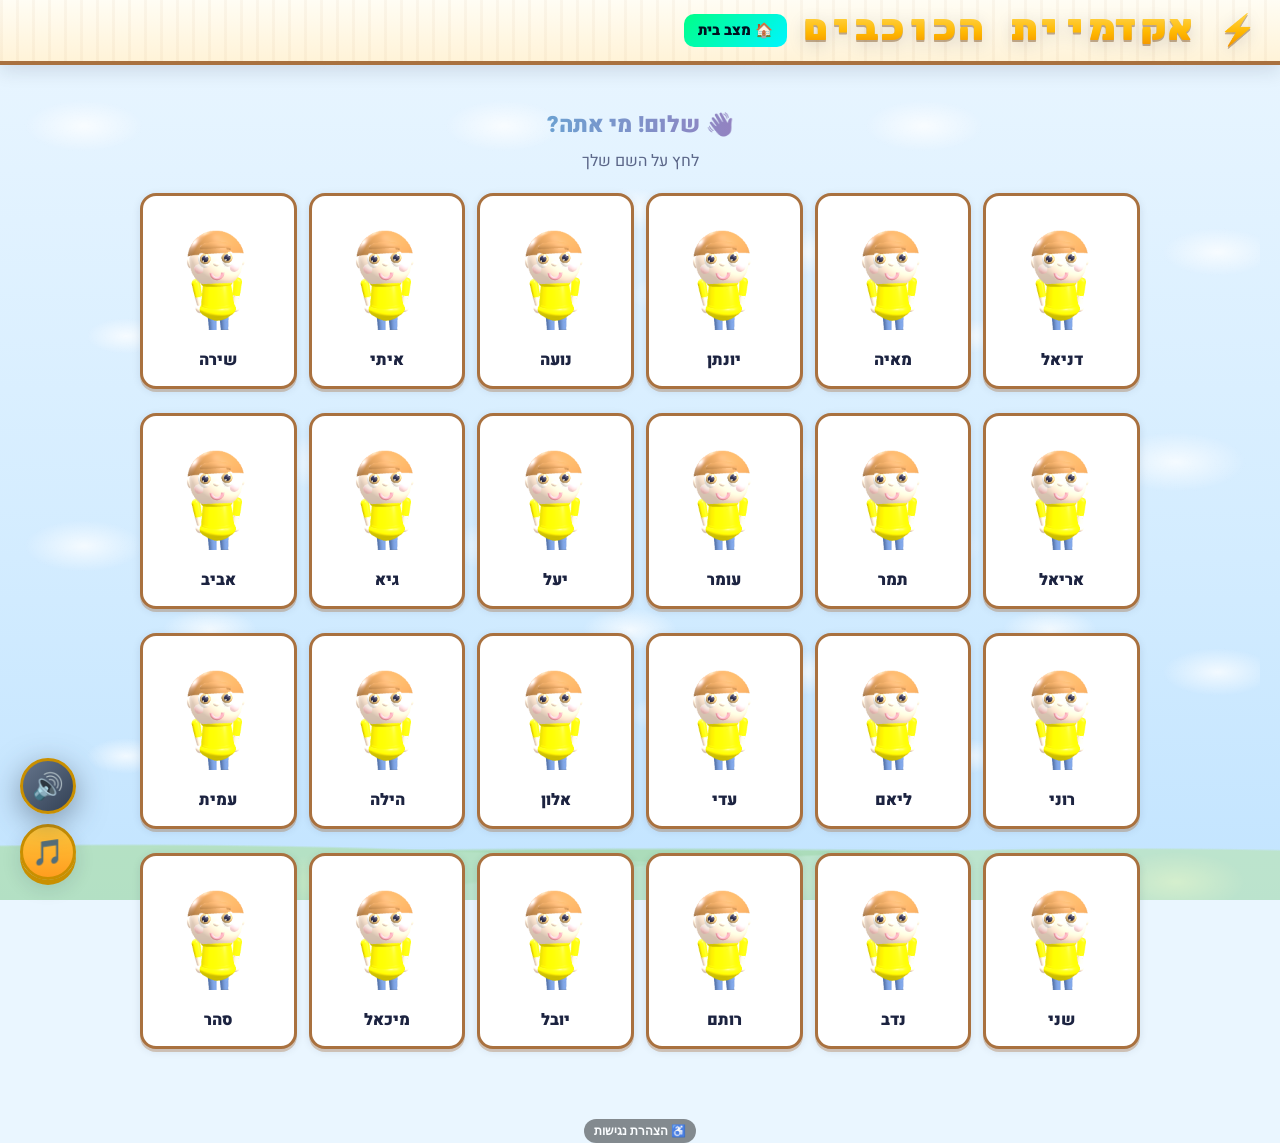
<file: index.html>
<!DOCTYPE html>
<html lang="he" dir="rtl">
<head>
<meta charset="UTF-8">
<meta name="viewport" content="width=device-width, initial-scale=1.0">
<title>⚡ אקדמיית הכוכבים</title>
<link rel="preconnect" href="https://fonts.googleapis.com">
<link href="https://fonts.googleapis.com/css2?family=Heebo:wght@400;700;900&family=Rubik+Mono+One&display=swap" rel="stylesheet">
<!-- Three.js מקומי — רשתות בתי ספר חוסמות CDN-ים לעיתים קרובות, ובלי THREE
     כל האפליקציה קורסת (לא רק האי). ה-CDN נשאר כגיבוי אם הקובץ המקומי חסר. -->
<script src="vendor/three.min.js"></script>
<script>if(typeof THREE==='undefined')document.write('<script src="https://cdnjs.cloudflare.com/ajax/libs/three.js/r128/three.min.js"><\/script>');</script>
<script src="vendor/GLTFLoader.js"></script>
<script>if(typeof THREE!=='undefined'&&!THREE.GLTFLoader)document.write('<script src="https://cdn.jsdelivr.net/npm/three@0.128.0/examples/js/loaders/GLTFLoader.js"><\/script>');</script>
<style>
:root {
  --bg-1: #eaf6ff;
  /* 5 צבעי אנרגיה — רוויים אך לא זוהרים. שמות ה---neon-* נשמרו בכוונה
     כדי שכל הרכיבים הקיימים יתעדכנו בלי לגעת בהם אחד-אחד. */
  --neon-pink:   #ff5d5d;   /* coral */
  --neon-cyan:   #2ea8ff;   /* sky   */
  --neon-yellow: #ffb800;   /* gold  */
  --neon-green:  #34c759;   /* leaf  */
  --neon-purple: #8b5cf6;   /* grape */
  --neon-orange: #ff8f1f;
  --card: #ffffff;
  --card-hover: #f2f7ff;
  --text: #1c2340;
  --text-dim: #5b6688;
  --wood: #a9713f;          /* מסגרות "שלט עץ" — אותה שפה כמו באי */
  --cream: #fffaee;
}
* { box-sizing: border-box; margin: 0; padding: 0; }
html, body { height: 100%; background-color: #eaf6ff; }
body {
  font-family: 'Heebo', sans-serif;
  background: linear-gradient(180deg, #eaf6ff 0%, #d3ecff 60%, #c7e6ff 100%);
  color: var(--text);
  overflow-x: hidden;
  min-height: 100vh;
}
canvas { background-color: transparent !important; }
body::before {
  content: '';
  position: fixed; inset: 0;
  background-image:
    radial-gradient(60px 26px at 20% 30%, #ffffff, transparent),
    radial-gradient(44px 20px at 60% 70%, #ffffff, transparent),
    radial-gradient(70px 30px at 80% 10%, #ffffff, transparent),
    radial-gradient(40px 18px at 30% 80%, #ffffff, transparent),
    radial-gradient(56px 24px at 90% 60%, #ffffff, transparent),
    radial-gradient(48px 22px at 50% 50%, #ffffff, transparent);
  background-size: 420px 420px;
  opacity: 0.75;
  pointer-events: none;
  animation: starsMove 120s linear infinite;
  z-index: 0;
}
@keyframes starsMove { from {background-position: 0 0;} to {background-position: 250px 250px;} }

#particleLayer {
  position: fixed; inset: 0;
  pointer-events: none;
  z-index: 1;
  overflow: hidden;
}
.particle {
  position: absolute;
  border-radius: 50%;
  pointer-events: none;
  filter: blur(1px);
}
@keyframes floatUp {
  from { transform: translateY(110vh) rotate(0deg); opacity: 0; }
  10%  { opacity: 1; }
  90%  { opacity: 1; }
  to   { transform: translateY(-20vh) rotate(360deg); opacity: 0; }
}
.bubble1 { width: 20px; height: 20px; background: radial-gradient(circle at 30% 30%, rgba(0,245,255,0.6), rgba(0,245,255,0)); }
.bubble2 { width: 14px; height: 14px; background: radial-gradient(circle at 30% 30%, rgba(255,46,147,0.6), rgba(255,46,147,0)); }
.bubble3 { width: 8px; height: 8px; background: radial-gradient(circle at 30% 30%, rgba(255,230,0,0.7), rgba(255,230,0,0)); }
.bubble4 { width: 12px; height: 12px; background: radial-gradient(circle at 30% 30%, rgba(0,255,136,0.6), rgba(0,255,136,0)); }
.bubble5 { width: 16px; height: 16px; background: radial-gradient(circle at 30% 30%, rgba(184,41,255,0.6), rgba(184,41,255,0)); }

header, .classroom, .footer-actions { position: relative; z-index: 5; }

.page-fade { animation: pageFade 0.5s cubic-bezier(0.34, 1.56, 0.64, 1); }
@keyframes pageFade {
  from { opacity: 0; transform: translateY(20px); }
  to   { opacity: 1; transform: translateY(0); }
}
button:active { transform: scale(0.95); }

.music-btn {
  position: fixed; bottom: 20px; left: 20px;
  width: 56px; height: 56px;
  border-radius: 50%;
  background: linear-gradient(135deg, #ff2e93, #b829ff);
  border: 2px solid rgba(255,255,255,0.3);
  color: white;
  font-size: 1.6em;
  cursor: pointer;
  z-index: 100;
  box-shadow: 0 8px 30px rgba(255,46,147,0.5);
  transition: transform 0.2s;
}
.music-btn:hover { transform: scale(1.1); }
.music-btn.playing { animation: musicPulse 1.5s ease-in-out infinite; }
@keyframes musicPulse {
  0%, 100% { box-shadow: 0 8px 30px rgba(255,46,147,0.5); }
  50%      { box-shadow: 0 8px 40px rgba(255,46,147,0.9), 0 0 60px rgba(0,245,255,0.5); }
}

header {
  background: var(--cream);
  border-bottom: 3px solid var(--wood);
  padding: 14px 24px;
  display: flex;
  align-items: center;
  gap: 16px;
  position: sticky;
  top: 0;
  z-index: 100;
  flex-wrap: wrap;
}
.logo {
  font-family: 'Rubik Mono One', sans-serif;
  font-size: 1.5em;
  background: linear-gradient(90deg, #d6263f, #6d28d9, #0a6fc2, #17803d, #b06a00, #c2500a, #d6263f);
  background-size: 400% 100%;
  -webkit-background-clip: text;
  background-clip: text;
  color: transparent;
  text-shadow: none;
  animation: gradFlow 8s linear infinite;
}
@keyframes gradFlow {
  to { background-position: 400% 0; }
}
.tabs { display: flex; gap: 6px; flex: 1; flex-wrap: wrap; }
.tab {
  padding: 8px 14px;
  background: var(--card);
  border: 2px solid var(--wood);
  border-radius: 12px;
  cursor: pointer;
  color: var(--text);
  font-weight: 700;
  transition: all 0.2s;
  font-family: inherit;
  font-size: 0.95em;
  display: inline-flex;
  align-items: center;
  gap: 6px;
}
.tab:hover { background: var(--card-hover); color: var(--text); }
.tab.active {
  background: linear-gradient(135deg, var(--neon-pink), var(--neon-purple));
  color: white;
  box-shadow: 0 0 20px rgba(255,46,147,0.5);
  border-color: var(--neon-pink);
}
.tab .x { opacity: 0.6; font-size: 0.8em; padding: 2px 4px; border-radius: 4px; }
.tab .x:hover { opacity: 1; background: rgba(0,0,0,0.3); }
.btn {
  padding: 8px 16px;
  background: var(--card);
  border: 1px solid rgba(255,255,255,0.15);
  border-radius: 10px;
  color: var(--text);
  cursor: pointer;
  font-family: inherit;
  font-weight: 700;
  font-size: 0.9em;
  transition: all 0.15s;
}
.btn:hover { background: var(--card-hover); transform: translateY(-1px); }
.btn-primary {
  background: linear-gradient(135deg, var(--neon-cyan), var(--neon-green));
  color: #001020;
  border-color: transparent;
  box-shadow: 0 0 15px rgba(0,245,255,0.4);
}
.btn-danger { background: linear-gradient(135deg, #ff4444, #cc0066); color: white; border-color: transparent; }
.btn-warning { background: linear-gradient(135deg, var(--neon-yellow), var(--neon-orange)); color: #000; border-color: transparent; }

.classroom {
  display: grid;
  grid-template-columns: repeat(4, 1fr);
  gap: 14px;
  padding: 20px;
  max-width: 1700px;
  margin: 0 auto;
}
.column {
  background: rgba(255,255,255,0.04);
  backdrop-filter: blur(12px);
  -webkit-backdrop-filter: blur(12px);
  border: 2px solid rgba(169,113,63,0.45);
  border-radius: 16px;
  padding: 12px;
  min-height: 200px;
  transition: all 0.2s;
}
.classroom > .column { min-width: 0; }   /* בלי זה שם ארוך מרחיב את הלוח וגורם לגלילה אופקית */
.column.drag-over { border-color: var(--neon-cyan); background: rgba(0,245,255,0.08); }
.column-header {
  display: flex;
  justify-content: space-between;
  align-items: center;
  margin-bottom: 12px;
  padding: 8px 12px;
  background: linear-gradient(135deg, rgba(184,41,255,0.3), rgba(255,46,147,0.3));
  border-radius: 10px;
  font-weight: 900;
}
.col-bonus {
  font-size: 0.75em;
  background: var(--neon-yellow);
  color: #000;
  padding: 5px 12px;
  border-radius: 8px;
  cursor: pointer;
  border: none;
  font-weight: 900;
}
.col-bonus:hover { transform: scale(1.05); }
.col-input {
  background: rgba(0,0,0,0.4);
  border: 1px solid rgba(255,255,255,0.2);
  border-radius: 6px;
  color: #fff;
  padding: 4px 8px;
  width: 56px;
  font-family: inherit;
  font-size: 0.85em;
  font-weight: 700;
  text-align: center;
}
.col-input:focus { border-color: var(--neon-yellow); outline: none; }
.col-input::-webkit-outer-spin-button,
.col-input::-webkit-inner-spin-button { -webkit-appearance: none; margin: 0; }

/* ==================== ניקוד כיתתי — כל הכיתה ביחד ==================== */
.class-bar {
  max-width: 1700px;
  margin: 14px auto 0;
  padding: 14px 20px;
  display: flex;
  flex-wrap: wrap;
  align-items: center;
  gap: 12px;
  background: linear-gradient(135deg, rgba(0,245,255,0.14), rgba(184,41,255,0.14));
  border: 2px solid rgba(0,245,255,0.35);
  border-radius: 18px;
  box-shadow: 0 8px 30px rgba(0,0,0,0.25);
}
.class-bar .cb-title {
  font-weight: 900;
  font-size: 1.25em;
  display: flex;
  align-items: center;
  gap: 8px;
  white-space: nowrap;
}
.class-bar .cb-count {
  font-size: 0.75em;
  font-weight: 700;
  color: var(--text-dim);
}
.class-bar .cb-quick {
  display: flex;
  gap: 6px;
  flex-wrap: wrap;
}
.cb-btn {
  font-family: inherit;
  font-weight: 900;
  font-size: 1.05em;
  padding: 9px 16px;
  border-radius: 12px;
  border: 2px solid transparent;
  cursor: pointer;
  transition: transform 0.15s, box-shadow 0.15s;
  background: linear-gradient(135deg, var(--neon-cyan), var(--neon-purple));
  color: #001020;
}
.cb-btn:hover { transform: translateY(-2px) scale(1.04); box-shadow: 0 6px 22px rgba(0,245,255,0.4); }
.cb-btn.cb-give { background: linear-gradient(135deg, var(--neon-yellow), var(--neon-orange)); color: #000; }
.cb-btn.cb-take { background: linear-gradient(135deg, #ff6b6b, #c92a2a); color: #fff; }
.cb-input {
  background: rgba(0,0,0,0.45);
  border: 2px solid rgba(255,255,255,0.25);
  border-radius: 10px;
  color: #fff;
  padding: 8px 10px;
  width: 84px;
  font-family: inherit;
  font-size: 1.1em;
  font-weight: 900;
  text-align: center;
}
.cb-input:focus { border-color: var(--neon-yellow); outline: none; }
.cb-input::-webkit-outer-spin-button,
.cb-input::-webkit-inner-spin-button { -webkit-appearance: none; margin: 0; }
.class-bar .cb-spacer { flex: 1 1 0; min-width: 0; }
.class-bar .cb-econ { margin-inline-start: auto; }
.cb-econ {
  display: flex;
  align-items: center;
  gap: 6px;
  font-weight: 800;
  font-size: 0.95em;
  background: rgba(0,0,0,0.3);
  border: 2px solid rgba(255,255,255,0.2);
  border-radius: 12px;
  padding: 6px 10px;
}
.cb-econ select {
  font-family: inherit;
  font-weight: 900;
  font-size: 1em;
  padding: 4px 6px;
  border-radius: 8px;
  border: 2px solid rgba(255,255,255,0.25);
  background: #1a1e3a;
  color: #fff;
  cursor: pointer;
}
.cb-view {
  display: flex;
  gap: 0;
  border: 2px solid rgba(255,255,255,0.2);
  border-radius: 12px;
  overflow: hidden;
}
.cb-view button {
  font-family: inherit;
  font-weight: 800;
  font-size: 0.95em;
  padding: 8px 14px;
  border: none;
  cursor: pointer;
  background: rgba(0,0,0,0.35);
  color: var(--text-dim);
}
.cb-view button.active { background: linear-gradient(135deg, var(--neon-purple), var(--neon-pink)); color: #fff; }

/* תצוגת "כיתה אחת" — כל התלמידים בלוח אחד, בלי טורים */
.classroom.single-view { grid-template-columns: 1fr; }
.column.all-wrap { padding: 16px; }
.students-grid {
  display: grid;
  grid-template-columns: repeat(auto-fill, minmax(300px, 1fr));
  gap: 12px;
  align-items: start;
}
.students-grid .student { margin-bottom: 0; }
@media (max-width: 600px) {
  .class-bar { padding: 12px; }
  .class-bar .cb-spacer { display: none; }
}

/* ==================== מפת האיים — מה עוד נשאר לפתוח ==================== */
.island-map {
  max-width: 1700px;
  margin: 12px auto 0;
  padding: 14px 18px 16px;
  background: linear-gradient(135deg, rgba(255,214,102,0.16), rgba(0,245,255,0.12));
  border: 2px solid rgba(255,190,60,0.45);
  border-radius: 18px;
}
.island-map .im-head {
  display: flex;
  align-items: center;
  gap: 12px;
  flex-wrap: wrap;
  margin-bottom: 10px;
  font-weight: 900;
  font-size: 1.15em;
}
.island-map .im-next {
  font-size: 1.05em;
  font-weight: 900;
  color: #b45309;
  background: rgba(255,255,255,0.55);
  border-radius: 999px;
  padding: 5px 14px;
}
.island-map .im-bar {
  height: 16px;
  background: rgba(0,0,0,0.18);
  border-radius: 999px;
  overflow: hidden;
  margin-bottom: 12px;
}
.island-map .im-fill {
  height: 100%;
  background: linear-gradient(90deg, #34d399, #fbbf24, #f97316);
  border-radius: 999px;
  transition: width 0.6s cubic-bezier(0.34,1.56,0.64,1);
}
.im-chips {
  display: flex;
  gap: 8px;
  overflow-x: auto;
  padding-bottom: 4px;
}
.im-chip {
  flex: 1 1 0;
  min-width: 128px;
  text-align: center;
  padding: 10px 6px;
  border-radius: 14px;
  border: 2px solid rgba(0,0,0,0.12);
  background: rgba(255,255,255,0.5);
  position: relative;
}
.im-chip .im-ico { font-size: 30px; line-height: 1.1; position: relative; display: inline-block; }
/* אי נעול מציג את האי עצמו (מעומעם) עם מנעול קטן בפינה — לא מנעול במקום האי */
.im-chip .im-lock { position: absolute; bottom: -2px; left: -6px; font-size: 15px; filter: none; }
.im-chip .im-name { font-weight: 900; font-size: 0.95em; margin-top: 2px; }
.im-chip .im-need { font-size: 0.85em; font-weight: 800; opacity: 0.75; margin-top: 2px; }
.im-chip.done { background: linear-gradient(180deg, #d1fae5, #a7f3d0); border-color: #34d399; }
.im-chip.done .im-need { color: #047857; opacity: 1; }
.im-chip.next {
  background: linear-gradient(180deg, #fff7cc, #ffe17a);
  border-color: #f59e0b;
  box-shadow: 0 0 0 3px rgba(245,158,11,0.35), 0 8px 22px rgba(245,158,11,0.3);
  transform: scale(1.04);
}
.im-chip.locked { opacity: 0.55; filter: grayscale(0.55); }
.im-chip .im-step {
  position: absolute; top: -9px; inset-inline-start: 8px;
  background: #1f2937; color: #fff;
  font-size: 0.7em; font-weight: 900;
  border-radius: 999px; padding: 1px 7px;
}

/* ==================== עריכת שמות — inline + דיאלוג פנימי ==================== */
.class-score {
  max-width: 1700px;
  margin: 12px auto 0;
  padding: 18px 24px;
  border-radius: 20px;
  background: linear-gradient(135deg, #12305e, #2a1d5e 55%, #4a1d52);
  border: 3px solid rgba(255,214,102,0.7);
  box-shadow: 0 10px 40px rgba(0,0,0,0.3);
  color: #fff;
}
.class-score .cs-wrap {
  display: flex; align-items: center; gap: 28px; flex-wrap: wrap;
}
.class-score .cs-main { text-align: center; min-width: 240px; }
.class-score .cs-label { font-size: 1.15em; font-weight: 900; opacity: 0.9; }
.class-score .cs-big {
  font-size: clamp(56px, 7vw, 108px);
  font-weight: 900;
  line-height: 1;
  letter-spacing: -2px;
  background: linear-gradient(180deg, #fff3b0, #ffc83d 55%, #ff8c00);
  -webkit-background-clip: text; background-clip: text; color: transparent;
  filter: drop-shadow(0 4px 0 rgba(0,0,0,0.25));
}
.class-score .cs-sub { font-size: 1em; font-weight: 800; opacity: 0.85; margin-top: 2px; }
.class-score .cs-side { flex: 1 1 320px; min-width: 260px; }
.class-score .cs-rank { font-size: 1.6em; font-weight: 900; margin-bottom: 8px; }
.class-score .cs-bar {
  height: 18px; border-radius: 999px; background: rgba(0,0,0,0.35); overflow: hidden; margin-bottom: 10px;
}
.class-score .cs-fill {
  height: 100%; border-radius: 999px;
  background: linear-gradient(90deg, #34d399, #fbbf24, #f97316);
  transition: width 0.6s cubic-bezier(0.34,1.56,0.64,1);
}
.class-score .cs-stats {
  display: flex; gap: 8px 20px; flex-wrap: wrap; font-size: 1.05em; font-weight: 700; opacity: 0.95;
}
.class-score .cs-stats b { color: #ffd54a; }
.class-score .cs-thanks {
  margin-top: 10px;
  font-size: 1.05em;
  font-weight: 800;
  background: rgba(255,255,255,0.1);
  border: 1px solid rgba(255,255,255,0.2);
  border-radius: 12px;
  padding: 8px 14px;
}
.class-score .cs-thanks b { color: #86efac; }
.class-score .cs-thanks span { color: #ffd54a; }

/* הניקוד הכיתתי על הכרטיס — שורה קטנה, לא שבב שדוחק את השם */
.class-chip {
  display: block;
  margin-top: 2px;
  font-size: 0.72em;
  font-weight: 800;
  color: #075985;
  background: rgba(56,189,248,0.18);
  border: 1px solid rgba(2,132,199,0.35);
  border-radius: 999px;
  padding: 1px 7px;
  white-space: nowrap;
  max-width: 100%;
  overflow: hidden;
  text-overflow: ellipsis;   /* לעולם לא דוחף את הכרטיס ולא גונב רוחב מהשם */
}
.class-chip b { color: #0369a1; }

/* קבוצות בסרגל: "לקופת הכיתה" מול "לכל תלמיד" */
.cb-group {
  display: flex; align-items: center; gap: 6px; flex-wrap: wrap;
  padding: 6px 10px;
  border-radius: 14px;
  background: rgba(0,0,0,0.22);
  border: 2px solid rgba(255,255,255,0.18);
}
.cb-gtitle { font-weight: 900; font-size: 0.95em; white-space: nowrap; opacity: 0.95; }
.cb-btn.cb-sm { font-size: 0.95em; padding: 7px 12px; }
.cb-note { font-size: 0.85em; font-weight: 800; opacity: 0.7; white-space: nowrap; }

.name-inline {
  font-family: inherit;
  font-weight: 900;
  font-size: 1em;
  width: 100%;
  min-width: 0;
  padding: 5px 8px;
  border-radius: 8px;
  border: 2px solid var(--neon-cyan, #00a2b8);
  background: #fff;
  color: #111;
  outline: none;
  box-shadow: 0 0 0 3px rgba(0,162,184,0.25);
}
.ak-dialog-bg {
  position: fixed; inset: 0;
  background: rgba(0,0,0,0.72);
  backdrop-filter: blur(6px);
  -webkit-backdrop-filter: blur(6px);
  z-index: 100001;
  display: flex; align-items: center; justify-content: center;
  padding: 20px;
}
.ak-dialog {
  background: #fffaf0;
  color: #2b1b0e;
  border: 3px solid #a9713f;
  border-radius: 20px;
  padding: 24px;
  width: min(680px, 96vw);
  max-height: 88vh;
  overflow: auto;
  box-shadow: 0 24px 70px rgba(0,0,0,0.5);
}
.ak-dialog h3 { margin: 0 0 14px; font-size: 1.5em; font-weight: 900; }
.ak-dialog input[type=text], .ak-dialog textarea {
  width: 100%;
  font-family: inherit;
  font-size: 1.25em;
  font-weight: 800;
  padding: 12px 14px;
  border-radius: 12px;
  border: 3px solid #a9713f;
  background: #fff;
  color: #2b1b0e;
  outline: none;
  box-sizing: border-box;
}
.ak-dialog textarea { font-size: 1.05em; line-height: 1.9; min-height: 320px; resize: vertical; }
.ak-dialog input[type=text]:focus, .ak-dialog textarea:focus { border-color: #00a2b8; box-shadow: 0 0 0 4px rgba(0,162,184,0.25); }
.ak-dialog .ak-dlg-actions { display: flex; gap: 10px; margin-top: 16px; justify-content: flex-end; flex-wrap: wrap; }
.ak-dialog .ak-dlg-btn {
  font-family: inherit; font-weight: 900; font-size: 1.1em;
  padding: 12px 26px; border-radius: 12px; cursor: pointer; border: 3px solid transparent;
}
.ak-dialog .ak-dlg-btn.ok { background: linear-gradient(180deg,#6ee7a0,#22c55e); border-color:#15803d; color:#04310f; }
.ak-dialog .ak-dlg-btn.cancel { background: #efe3d2; border-color:#a9713f; color:#5b3d20; }
.ak-dialog .ak-dlg-hint { font-size: 0.95em; opacity: 0.8; margin: 0 0 12px; line-height: 1.6; }
.ak-names-grid { display: grid; grid-template-columns: repeat(auto-fill, minmax(230px, 1fr)); gap: 10px; }
.ak-names-grid label { display: flex; align-items: center; gap: 8px; font-weight: 800; }
.ak-names-grid label span { opacity: 0.55; min-width: 26px; text-align: end; }
.ak-names-grid input { font-size: 1.05em !important; padding: 8px 10px !important; }


.student {
  background: #ffffff;
  
  -webkit-
  border-radius: 14px;
  padding: 10px;
  margin-bottom: 10px;
  cursor: grab;
  transition: all 0.3s cubic-bezier(0.34, 1.56, 0.64, 1);
  border: 2px solid var(--wood);
  position: relative;
  display: flex;
  align-items: center;
  gap: 10px;
}
.student:active { cursor: grabbing; }
.student:hover {
  transform: translateY(-2px);
  box-shadow: 0 8px 20px rgba(0,245,255,0.2);
  border-color: var(--neon-cyan);
}
.student.dragging { opacity: 0.4; }

.drag-handle {
  cursor: grab;
  color: var(--text-dim);
  font-size: 1.4em;
  padding: 0 4px;
  user-select: none;
}
.drag-handle:hover { color: var(--neon-cyan); }

.avatar-canvas {
  width: 72px; height: 72px;
  border-radius: 50%;
  flex-shrink: 0;
  background: radial-gradient(circle at 50% 30%, rgba(0,245,255,0.15), transparent 70%);
  cursor: pointer;
  display: block;
  animation: idleBob 3s ease-in-out infinite;
  transition: transform 0.2s;
}
.avatar-canvas:hover { transform: scale(1.25) rotate(-5deg); animation-play-state: paused; filter: drop-shadow(0 0 20px var(--neon-cyan)); }
@keyframes idleBob {
  0%, 100% { transform: translateY(0) rotate(0deg) scale(1); }
  20%      { transform: translateY(-7px) rotate(-3deg) scale(1.02); }
  40%      { transform: translateY(-2px) rotate(0deg) scale(1); }
  60%      { transform: translateY(-7px) rotate(3deg) scale(1.02); }
  80%      { transform: translateY(-2px) rotate(0deg) scale(1); }
}
.student.celebrating .avatar-canvas {
  animation: celebrate 0.7s cubic-bezier(0.34, 1.56, 0.64, 1);
}
.student.disappointed .avatar-canvas {
  animation: shake 0.5s ease-in-out;
}
@keyframes celebrate {
  0%   { transform: scale(1) translateY(0) rotate(0); }
  30%  { transform: scale(1.35) translateY(-18px) rotate(-12deg); }
  60%  { transform: scale(1.1) translateY(-6px) rotate(8deg); }
  100% { transform: scale(1) translateY(0) rotate(0); }
}
@keyframes shake {
  0%, 100% { transform: translateX(0) rotate(0); }
  20%      { transform: translateX(-10px) rotate(-8deg); }
  40%      { transform: translateX(10px) rotate(8deg); }
  60%      { transform: translateX(-7px) rotate(-5deg); }
  80%      { transform: translateX(7px) rotate(5deg); }
}
.student.celebrating { box-shadow: 0 0 40px rgba(0,255,136,0.6); border-color: var(--neon-green) !important; }
.student.disappointed { box-shadow: 0 0 30px rgba(255,68,68,0.5); }
.student-info { flex: 1; min-width: 0; cursor: pointer; }
.student-name-row {
  display: flex;
  align-items: flex-start;
  gap: 4px;
  min-width: 0;
}
.student-name-row .student-name { flex: 1 1 auto; min-width: 0; }
.name-edit { flex: 0 0 auto; align-self: center; }
.student-name {
  font-weight: 900;
  font-size: 0.95em;
  white-space: normal;
  overflow-wrap: break-word;
  line-height: 1.12;
}
.name-edit {
  background: rgba(255,255,255,0.1);
  border: none;
  color: var(--text-dim);
  cursor: pointer;
  border-radius: 4px;
  padding: 2px 5px;
  font-size: 0.75em;
}
.name-edit:hover { background: var(--neon-cyan); color: #000; }
.student-rank {
  font-size: 0.75em;
  color: var(--text-dim);
  display: flex;
  align-items: center;
  gap: 4px;
}
.student-points {
  font-weight: 900;
  font-size: 1.1em;
  background: linear-gradient(90deg, var(--neon-yellow), var(--neon-orange));
  -webkit-background-clip: text;
  background-clip: text;
  color: transparent;
}
.progress-bar {
  height: 4px;
  background: rgba(255,255,255,0.1);
  border-radius: 2px;
  margin-top: 4px;
  overflow: hidden;
}
.progress-fill {
  height: 100%;
  background: linear-gradient(90deg, var(--neon-cyan), var(--neon-pink));
  transition: width 0.5s;
  box-shadow: 0 0 8px var(--neon-cyan);
}
.add-student-btn {
  width: 100%;
  padding: 10px;
  background: rgba(0,245,255,0.1);
  border: 2px dashed rgba(0,245,255,0.3);
  border-radius: 10px;
  color: var(--neon-cyan);
  cursor: pointer;
  font-family: inherit;
  font-weight: 700;
  transition: all 0.2s;
}
.add-student-btn:hover { background: rgba(0,245,255,0.2); border-color: var(--neon-cyan); }

.modal-bg {
  position: fixed; inset: 0;
  background: rgba(0,0,0,0.8);
  backdrop-filter: blur(8px);
  display: none;
  align-items: center;
  justify-content: center;
  z-index: 1000;
  padding: 20px;
}
.modal-bg.show { display: flex; animation: fadeIn 0.2s; }
@keyframes fadeIn { from {opacity:0;} to {opacity:1;} }
.modal {
  background: linear-gradient(135deg, rgba(26,29,58,0.85), rgba(10,14,39,0.85));
  backdrop-filter: blur(24px) saturate(180%);
  -webkit-backdrop-filter: blur(24px) saturate(180%);
  border-radius: 24px;
  padding: 24px;
  max-width: 700px;
  width: 100%;
  max-height: 90vh;
  overflow-y: auto;
  border: 1px solid rgba(255,255,255,0.15);
  box-shadow: 0 20px 60px rgba(0,245,255,0.2), 0 0 100px rgba(255,46,147,0.1);
  animation: slideUp 0.4s cubic-bezier(0.34, 1.56, 0.64, 1);
}
@keyframes slideUp { from {transform: translateY(40px); opacity:0;} to {transform: translateY(0); opacity:1;} }

.modal-hero {
  display: flex;
  gap: 18px;
  align-items: center;
  padding-bottom: 16px;
  border-bottom: 1px solid rgba(255,255,255,0.1);
  margin-bottom: 16px;
}
#modalAvatar3D {
  width: 160px; height: 160px;
  border-radius: 16px;
  background: radial-gradient(circle at 50% 30%, rgba(0,245,255,0.2), transparent 70%);
  flex-shrink: 0;
}
.modal-title { font-size: 1.6em; font-weight: 900; display: flex; align-items: center; gap: 8px; }
.modal-sub { color: var(--text-dim); font-size: 0.95em; line-height: 1.6; }

.modal-tabs {
  display: flex;
  gap: 6px;
  margin-bottom: 16px;
  border-bottom: 1px solid rgba(255,255,255,0.1);
  padding-bottom: 12px;
  flex-wrap: wrap;
}
.modal-tab {
  padding: 8px 14px;
  background: var(--card);
  border-radius: 10px;
  cursor: pointer;
  font-weight: 700;
  border: none;
  color: var(--text-dim);
  font-family: inherit;
  font-size: 0.9em;
}
.modal-tab.active { background: var(--neon-pink); color: white; }

.point-buttons {
  display: grid;
  grid-template-columns: repeat(5, 1fr);
  gap: 10px;
  margin-bottom: 16px;
}
.point-btn {
  padding: 30px 8px;
  min-height: 110px;
  border: none;
  border-radius: 12px;
  font-family: inherit;
  font-weight: 900;
  font-size: 2.2em;
  cursor: pointer;
  transition: all 0.15s;
  color: white;
}
.point-btn:hover { transform: scale(1.05); }
.point-btn:active { transform: scale(0.95); }
.point-btn.add-10  { background: linear-gradient(135deg, #00ff88, #00bb66); box-shadow: 0 4px 12px rgba(0,255,136,0.4); }
.point-btn.add-20  { background: linear-gradient(135deg, #00f5ff, #0088ff); box-shadow: 0 4px 12px rgba(0,245,255,0.4); }
.point-btn.add-50  { background: linear-gradient(135deg, #ffe600, #ff8c00); color: #000; box-shadow: 0 4px 12px rgba(255,230,0,0.4); }
.point-btn.add-100 { background: linear-gradient(135deg, #ff2e93, #b829ff); box-shadow: 0 4px 12px rgba(255,46,147,0.5); }
.point-btn.minus-10 { background: linear-gradient(135deg, #555, #333); box-shadow: 0 4px 12px rgba(0,0,0,0.4); }

.shop-grid {
  display: grid;
  grid-template-columns: repeat(auto-fill, minmax(120px, 1fr));
  gap: 10px;
}
.shop-item {
  background: rgba(255,255,255,0.05);
  
  -webkit-
  border: 2px solid rgba(169,113,63,0.45);
  border-radius: 14px;
  padding: 10px 8px;
  text-align: center;
  cursor: pointer;
  transition: all 0.3s cubic-bezier(0.34, 1.56, 0.64, 1);
  position: relative;
}
.shop-item:hover { border-color: var(--neon-cyan); transform: translateY(-2px); }
.shop-item.owned { border-color: var(--neon-green); background: rgba(0,255,136,0.08); }
.shop-item.equipped { border-color: var(--neon-yellow); background: rgba(255,230,0,0.12); box-shadow: 0 0 20px rgba(255,230,0,0.3); }
.shop-item.locked { opacity: 0.5; cursor: not-allowed; }
.shop-preview { width: 80px; height: 80px; margin: 0 auto 6px; border-radius: 10px; }
.shop-name { font-size: 0.85em; font-weight: 700; margin-bottom: 4px; }
.shop-price { font-size: 0.85em; color: var(--neon-yellow); font-weight: 900; }
.shop-status { font-size: 0.75em; color: var(--neon-green); font-weight: 900; }

.box-section {
  background: linear-gradient(135deg, rgba(184,41,255,0.2), rgba(255,46,147,0.2));
  border-radius: 16px;
  padding: 24px;
  text-align: center;
  margin-bottom: 16px;
  border: 1px solid rgba(184,41,255,0.4);
}
.box-emoji { font-size: 70px; animation: float 2s ease-in-out infinite; }
@keyframes float { 0%,100%{transform:translateY(0);} 50%{transform:translateY(-10px);} }
@keyframes boxShake {
  0%, 100% { transform: translate(0,0) rotate(0); }
  20%      { transform: translate(-4px,2px) rotate(-3deg); }
  40%      { transform: translate(4px,-2px) rotate(3deg); }
  60%      { transform: translate(-3px,3px) rotate(-2deg); }
  80%      { transform: translate(3px,-3px) rotate(2deg); }
}
@keyframes flashBurst {
  0%   { transform: scale(0); opacity: 1; }
  50%  { transform: scale(1.5); opacity: 0.9; }
  100% { transform: scale(3); opacity: 0; }
}
@keyframes particleFly {
  0%   { transform: translate(0,0) scale(1); opacity: 1; }
  100% { transform: translate(var(--tx),var(--ty)) scale(0.3); opacity: 0; }
}
@keyframes itemReveal {
  0%   { transform: scale(0) rotate(-360deg); opacity: 0; }
  60%  { transform: scale(1.2) rotate(20deg); opacity: 1; }
  100% { transform: scale(1) rotate(0); opacity: 1; }
}
@keyframes achSlideIn {
  from { transform: translateX(120%); opacity: 0; }
  to   { transform: translateX(0); opacity: 1; }
}
@keyframes achSlideOut {
  to { transform: translateX(120%); opacity: 0; }
}
.shop-item.rarity-rare   { box-shadow: 0 0 18px rgba(0,245,255,0.4); border-color: #00f5ff !important; }
.shop-item.rarity-epic   { box-shadow: 0 0 22px rgba(184,41,255,0.5); border-color: #b829ff !important; }
.shop-item.rarity-mythic {
  box-shadow: 0 0 30px rgba(255,215,0,0.7); border-color: #ffd700 !important;
  animation: mythicPulse 2s ease-in-out infinite;
}
@keyframes mythicPulse {
  0%, 100% { box-shadow: 0 0 30px rgba(255,215,0,0.7); }
  50%      { box-shadow: 0 0 50px rgba(255,215,0,1), 0 0 80px rgba(255,46,147,0.5); }
}
.rarity-badge {
  position: absolute; top: 4px; right: 4px;
  font-size: 0.65em; font-weight: 900;
  padding: 2px 8px; border-radius: 6px;
  text-shadow: 0 1px 2px rgba(0,0,0,0.5);
}
.collection-bar {
  background: rgba(0,0,0,0.3); border-radius: 12px; padding: 10px 16px;
  margin: 10px 0; display: flex; align-items: center; gap: 12px;
}
.collection-bar .progress {
  flex: 1; height: 8px; background: rgba(255,255,255,0.1); border-radius: 4px; overflow: hidden;
}
.collection-bar .progress .fill {
  height: 100%; background: linear-gradient(90deg, var(--neon-green), var(--neon-yellow));
  box-shadow: 0 0 10px var(--neon-green); transition: width 0.5s;
}

.rank-up-overlay {
  position: fixed; inset: 0;
  display: none;
  align-items: center;
  justify-content: center;
  z-index: 9999;
  background: rgba(0,0,0,0.85);
  
}
.rank-up-overlay.show { display: flex; }
.rank-up-content { text-align: center; animation: rankUpZoom 0.6s ease-out; }
@keyframes rankUpZoom {
  0% { transform: scale(0) rotate(-180deg); opacity: 0; }
  60% { transform: scale(1.2) rotate(10deg); }
  100% { transform: scale(1) rotate(0); opacity: 1; }
}
.rank-up-title {
  font-family: 'Rubik Mono One';
  font-size: 3.5em;
  background: linear-gradient(90deg, var(--neon-yellow), var(--neon-orange), var(--neon-pink));
  -webkit-background-clip: text;
  background-clip: text;
  color: transparent;
  text-shadow: 0 0 60px var(--neon-yellow);
  margin-bottom: 20px;
}
.rank-up-icon { font-size: 8em; filter: drop-shadow(0 0 30px var(--neon-yellow)); animation: spin 2s linear infinite; }
@keyframes spin { from {transform: rotate(0);} to {transform: rotate(360deg);} }
.rank-up-name { font-size: 2.2em; font-weight: 900; margin-top: 20px; }

.confetti {
  position: fixed;
  width: 10px; height: 10px;
  pointer-events: none;
  z-index: 10000;
  animation: confettiFall 3s ease-in forwards;
}
@keyframes confettiFall {
  to { transform: translateY(100vh) rotate(720deg); opacity: 0; }
}

.point-popup {
  position: fixed;
  font-size: 3em;
  font-weight: 900;
  pointer-events: none;
  z-index: 9998;
  animation: popupRise 1.2s ease-out forwards;
  text-shadow: 0 0 20px currentColor;
}
@keyframes popupRise {
  0% { transform: scale(0); opacity: 0; }
  20% { transform: scale(1.3); opacity: 1; }
  100% { transform: scale(1) translateY(-100px); opacity: 0; }
}

.lb-row {
  display: flex;
  align-items: center;
  gap: 12px;
  padding: 10px;
  background: var(--card);
  border-radius: 10px;
  margin-bottom: 6px;
}
.lb-row.top1 { background: linear-gradient(90deg, rgba(255,230,0,0.3), transparent); border: 1px solid var(--neon-yellow); }
.lb-row.top2 { background: linear-gradient(90deg, rgba(192,192,192,0.2), transparent); }
.lb-row.top3 { background: linear-gradient(90deg, rgba(205,127,50,0.2), transparent); }
.lb-rank { font-size: 1.5em; font-weight: 900; min-width: 50px; text-align: center; }
.lb-canvas { width: 50px; height: 50px; }

.footer-actions {
  display: flex;
  gap: 12px;
  padding: 16px 24px;
  flex-wrap: wrap;
  justify-content: center;
  background: rgba(255,255,255,0.02);
  border-top: 1px solid rgba(255,255,255,0.05);
}

@media (max-width: 1100px) { .classroom { grid-template-columns: repeat(2, 1fr); } }
@media (max-width: 600px) { .classroom { grid-template-columns: 1fr; } .point-buttons { grid-template-columns: repeat(3, 1fr); } }

input[type=text] {
  background: rgba(255,255,255,0.08);
  border: 1px solid rgba(255,255,255,0.2);
  border-radius: 8px;
  color: white;
  padding: 8px 12px;
  font-family: inherit;
  font-size: 1em;
  outline: none;
}
input[type=text]:focus { border-color: var(--neon-cyan); }

/* ==================== COMBO FIRE BADGE ==================== */
.combo-badge {
  position: absolute;
  top: -8px;
  right: -6px;
  background: linear-gradient(135deg, #FFB000, #FF4400);
  border-radius: 999px;
  padding: 3px 10px 3px 7px;
  font-size: 0.85em;
  font-weight: 900;
  display: flex;
  align-items: center;
  gap: 4px;
  color: #fff;
  text-shadow: 0 1px 2px rgba(0,0,0,0.7);
  border: 2px solid rgba(255,255,255,0.45);
  box-shadow: 0 0 16px rgba(255,100,0,0.75), inset 0 0 8px rgba(255,200,100,0.55);
  z-index: 4;
  animation: comboBounce 0.6s cubic-bezier(0.34,1.56,0.64,1), comboPulse 1.2s ease-in-out infinite 0.6s;
  pointer-events: none;
  white-space: nowrap;
}
.combo-badge.tier2 { background: linear-gradient(135deg, #FF6B00, #FF0066); box-shadow: 0 0 22px rgba(255,40,80,0.8); }
.combo-badge.tier3 { background: linear-gradient(135deg, #FF0099, #9900FF); box-shadow: 0 0 26px rgba(220,40,200,0.85); }
.combo-badge.tier4 {
  background: linear-gradient(135deg, #FFD700, #FF00FF);
  box-shadow: 0 0 30px rgba(255,200,0,0.95), 0 0 50px rgba(255,0,255,0.5);
  animation: comboBounce 0.6s cubic-bezier(0.34,1.56,0.64,1), comboMythicPulse 0.8s ease-in-out infinite 0.6s;
}
.combo-badge .combo-flame {
  font-size: 1.05em;
  filter: drop-shadow(0 0 4px #FFE066);
  animation: comboFlame 0.5s ease-in-out infinite alternate;
}
@keyframes comboBounce {
  0% { transform: scale(0) rotate(-180deg); }
  60% { transform: scale(1.4) rotate(20deg); }
  100% { transform: scale(1) rotate(0); }
}
@keyframes comboPulse {
  0%, 100% { box-shadow: 0 0 16px rgba(255,100,0,0.75); transform: scale(1); }
  50% { box-shadow: 0 0 28px rgba(255,100,0,1); transform: scale(1.07); }
}
@keyframes comboMythicPulse {
  0%, 100% { transform: scale(1) rotate(-2deg); filter: hue-rotate(0deg); }
  50% { transform: scale(1.12) rotate(2deg); filter: hue-rotate(40deg); }
}
@keyframes comboFlame {
  from { transform: scale(1) translateY(0); }
  to { transform: scale(1.25) translateY(-1.5px); }
}

.student.on-fire {
  border-color: rgba(255,140,0,0.65) !important;
  box-shadow: 0 0 24px rgba(255,120,0,0.5), inset 0 0 16px rgba(255,100,0,0.1) !important;
}
.student.on-fire.tier2 { border-color: rgba(255,60,80,0.75) !important; box-shadow: 0 0 28px rgba(255,40,80,0.6), inset 0 0 18px rgba(255,40,80,0.13) !important; }
.student.on-fire.tier3 { border-color: rgba(220,40,200,0.8) !important; box-shadow: 0 0 32px rgba(220,40,200,0.65), inset 0 0 20px rgba(220,40,200,0.15) !important; }
.student.on-fire.tier4 { border-color: rgba(255,200,0,0.9) !important; box-shadow: 0 0 38px rgba(255,200,0,0.7), 0 0 60px rgba(255,0,255,0.4), inset 0 0 22px rgba(255,200,0,0.16) !important; }

/* COMBO POPUP */
.combo-popup {
  position: fixed;
  top: 30%; left: 50%;
  transform: translate(-50%, -50%) scale(0);
  z-index: 9990;
  pointer-events: none;
  text-align: center;
  animation: comboPopupShow 2.2s ease-out forwards;
}
@keyframes comboPopupShow {
  0%   { transform: translate(-50%, -50%) scale(0) rotate(-30deg); opacity: 0; }
  20%  { transform: translate(-50%, -50%) scale(1.4) rotate(8deg); opacity: 1; }
  35%  { transform: translate(-50%, -50%) scale(1) rotate(0); opacity: 1; }
  80%  { transform: translate(-50%, -50%) scale(1) rotate(0); opacity: 1; }
  100% { transform: translate(-50%, -50%) scale(1.2) translateY(-60px); opacity: 0; }
}
.combo-popup-title {
  font-family: 'Rubik Mono One', sans-serif;
  font-size: 4em;
  background: linear-gradient(135deg, #FFE066, #FF6600, #FF0066);
  -webkit-background-clip: text;
  background-clip: text;
  color: transparent;
  text-shadow: 0 0 60px rgba(255,100,0,0.75);
  margin-bottom: 8px;
  line-height: 1.05;
}
.combo-popup-sub {
  font-size: 1.5em;
  color: #fff;
  font-weight: 900;
  text-shadow: 0 0 20px rgba(255,200,0,0.7);
  margin-bottom: 4px;
}
.combo-popup-mult {
  font-size: 2.4em;
  font-weight: 900;
  color: #FFE066;
  text-shadow: 0 0 25px #FFE066;
  margin-top: 8px;
}
</style>
<link rel="stylesheet" href="css/shop-plus.css">
<link rel="stylesheet" href="css/theme.css">
<style id="a11y-base-v1">
:focus-visible{outline:3px solid #ffb300!important;outline-offset:2px}
@media (prefers-reduced-motion:reduce){*,*::before,*::after{animation-duration:.01ms!important;animation-iteration-count:1!important;transition-duration:.01ms!important;scroll-behavior:auto!important}}
.a11y-stmt{display:block;width:max-content;margin:18px auto 12px;position:relative;z-index:1;font:600 12px/1.2 Arial,sans-serif;color:#fff;background:rgba(0,0,0,.55);padding:5px 10px;border-radius:14px;text-decoration:none;opacity:.8}
.a11y-stmt:hover,.a11y-stmt:focus{opacity:1}
@media print{.a11y-stmt{display:none!important}}
</style>
</head>
<body>

<div id="loadingScreen" style="position:fixed;inset:0;background:radial-gradient(ellipse at center, #1a1d3a 0%, #050714 100%);z-index:99999;display:flex;flex-direction:column;align-items:center;justify-content:center;gap:30px">
  <div style="font-family:'Rubik Mono One';font-size:2.5em;background:linear-gradient(90deg,#ff2e93,#00f5ff,#ffe600);-webkit-background-clip:text;background-clip:text;color:transparent;text-shadow:0 0 40px rgba(255,46,147,0.6)">⚡ אקדמיית הכוכבים</div>
  <div style="font-size:1.2em;color:#a0a8c8" id="loadingText">טוען דמויות תלת מימד...</div>
  <div style="width:300px;height:8px;background:rgba(255,255,255,0.1);border-radius:4px;overflow:hidden">
    <div id="loadingBar" style="height:100%;width:0%;background:linear-gradient(90deg,#00f5ff,#ff2e93);transition:width 0.3s;box-shadow:0 0 15px #00f5ff"></div>
  </div>
  <div style="font-size:0.85em;color:#666" id="loadingDetail">מתחיל...</div>
</div>

<header>
  <div class="logo">⚡ אקדמיית הכוכבים</div>
  <div id="modeBadge" style="padding:6px 14px;border-radius:10px;font-weight:900;font-size:0.9em"></div>
  <div class="tabs" id="tabs"></div>
  <button class="btn btn-primary" onclick="addClass()">➕ כיתה</button>
</header>

<div class="class-bar" id="classBar" style="display:none"></div>
<div class="class-score" id="classScore" style="display:none"></div>
<div class="island-map" id="islandMap" style="display:none"></div>

<div class="classroom" id="classroom"></div>

<div class="footer-actions">
  <button class="btn btn-primary" style="font-size:1.15em" onclick="openClassIsland()">🏝️ האי של הכיתה</button>
  <button class="btn btn-primary" style="font-size:1.15em" onclick="openClassGame()">🎮 משחק הצהריים</button>
  <button class="btn btn-warning" onclick="openLeaderboard()">🏆 לוח שיא</button>
  <button class="btn" onclick="resetWeek()">🔄 איפוס שבועי</button>
  <button class="btn btn-danger" onclick="exportData()">💾 גיבוי לקובץ</button>
  <button class="btn" onclick="importData()">📂 שחזור מקובץ</button>
  <button class="btn" onclick="openBackupHistory()">📜 היסטוריה</button>
  <button class="btn" onclick="openNamesEditor()" title="עריכת כל השמות במסך אחד">✏️ שמות</button>
  <button class="btn btn-danger" onclick="resetClassEconomy()" title="איפוס מלא של הכיתה (ניקוד אישי + קופה + האי) — דורש קוד מנהל">🗑️ אפס</button>
</div>

<div class="modal-bg" id="studentModal" onclick="if(event.target===this)closeModal()">
  <div class="modal" id="modalContent"></div>
</div>

<div id="particleLayer"></div>
<button class="music-btn" id="musicBtn" onclick="toggleMusic()" title="מוזיקת רקע">🎵</button>
<button class="music-btn" id="muteBtn" onclick="toggleMute()" title="השתקת סאונד" style="bottom:86px;background:linear-gradient(135deg,#64748b,#334155);box-shadow:0 8px 30px rgba(51,65,85,.5)">🔊</button>

<div id="boxOpenOverlay" style="position:fixed;inset:0;background:rgba(0,0,0,0.92);backdrop-filter:blur(10px);z-index:9999;display:none;align-items:center;justify-content:center;flex-direction:column;cursor:pointer" onclick="this.style.display='none'">
  <div id="boxStage" style="position:relative;width:300px;height:300px;display:flex;align-items:center;justify-content:center"></div>
  <div id="boxResultText" style="margin-top:30px;font-size:2em;font-weight:900;text-align:center;background:linear-gradient(90deg,#ffe600,#ff8c00);-webkit-background-clip:text;background-clip:text;color:transparent;text-shadow:0 0 60px #ffe600"></div>
  <div style="margin-top:20px;color:#888;font-size:0.9em">לחץ במקום כלשהו להמשך</div>
</div>

<div id="dailyBonusOverlay" style="position:fixed;inset:0;background:rgba(0,0,0,0.85);backdrop-filter:blur(10px);z-index:9999;display:none;align-items:center;justify-content:center;flex-direction:column;cursor:pointer" onclick="this.style.display='none'">
  <div style="text-align:center;animation:rankUpZoom 0.6s ease-out">
    <div style="font-size:7em;animation:float 1.2s ease-in-out infinite">🎁</div>
    <div style="font-family:'Rubik Mono One';font-size:3em;background:linear-gradient(90deg,#ffe600,#ff8c00,#ff2e93);-webkit-background-clip:text;background-clip:text;color:transparent;text-shadow:0 0 60px #ffe600;margin:20px 0">בונוס יומי!</div>
    <div id="dailyText" style="font-size:1.5em;color:#fff"></div>
    <div id="dailyStreak" style="margin-top:14px;font-size:1.2em;color:#ff8c00"></div>
  </div>
</div>

<div class="rank-up-overlay" id="rankUpOverlay" onclick="this.classList.remove('show')">
  <div class="rank-up-content" id="rankUpContent"></div>
</div>

<script>
// ==================== CONFIG ====================
const RANKS = [
  { name: 'ניצוץ',  icon: '✨', min: 0,    color: '#a0a8c8' },
  { name: 'להבה',   icon: '🔥', min: 100,  color: '#ff8c00' },
  { name: 'כוכב',   icon: '⭐', min: 300,  color: '#ffe600' },
  { name: 'סופה',   icon: '🌪️', min: 600,  color: '#00f5ff' },
  { name: 'ברק',    icon: '⚡', min: 1000, color: '#b829ff' },
  { name: 'דרקון',  icon: '🐉', min: 1500, color: '#00ff88' },
  { name: 'פניקס',  icon: '🦅', min: 2500, color: '#ff2e93' },
  { name: 'אגדה',   icon: '👑', min: 4000, color: '#ffd700' },
];

const SHOP = {
  bodies: [
    { id: 'body-default',  name: 'קלאסי',     price: 0,    skin: 0xffd6b8, hair: 0x6b3410, hairStyle: 'short', shirt: 0xffe600, pants: 0x1e3a8a },
    { id: 'body-redhead',  name: 'אדמוני',    price: 80,   skin: 0xffd0c0, hair: 0xff5500, hairStyle: 'curly', shirt: 0x00ff88, pants: 0x004422 },
    { id: 'body-fire',     name: 'אש',        price: 100,  skin: 0xffb088, hair: 0xff2e93, hairStyle: 'spike', hairEmissive: 0xff2e93, shirt: 0xff4400, pants: 0x600000 },
    { id: 'body-pink',     name: 'ורוד',      price: 120,  skin: 0xffc0cb, hair: 0xff69b4, hairStyle: 'curly', shirt: 0xff69b4, pants: 0xc71585 },
    { id: 'body-curly',    name: 'מתולתל',    price: 150,  skin: 0xc68863, hair: 0x2a1810, hairStyle: 'curly', shirt: 0x00ff88, pants: 0xff8c00 },
    { id: 'body-galaxy',   name: 'גלקסי',     price: 200,  skin: 0xb89cff, hair: 0xb829ff, hairStyle: 'long',  hairEmissive: 0xb829ff, shirt: 0x1a1d3a, pants: 0x0a0e27, metallic: true },
    { id: 'body-ice',      name: 'קרח',       price: 250,  skin: 0xe8f4ff, hair: 0x80d8ff, hairStyle: 'long',  hairEmissive: 0x00f5ff, shirt: 0x4fc3f7, pants: 0x01579b },
    { id: 'body-vampire',  name: 'ערפד',      price: 300,  skin: 0xeae0d5, hair: 0x000000, hairStyle: 'long',  shirt: 0x880000, pants: 0x111111 },
    { id: 'body-alien',    name: 'חייזר',     price: 350,  skin: 0x88ff88, hair: 0x00ff88, hairStyle: 'short', hairEmissive: 0x00ff88, shirt: 0x00ff88, pants: 0x004422, metallic: true },
    { id: 'body-zombie',   name: 'זומבי',     price: 400,  skin: 0x88a060, hair: 0x553311, hairStyle: 'spike', shirt: 0x445522, pants: 0x222211 },
    { id: 'body-ninja',    name: 'נינג׳ה',    price: 500,  skin: 0xd4a373, hair: 0x111111, hairStyle: 'spike', shirt: 0x222222, pants: 0x111111 },
    { id: 'body-mermaid',  name: 'בת-ים',     price: 600,  skin: 0xc8e0ff, hair: 0x00f5ff, hairStyle: 'long',  hairEmissive: 0x00f5ff, shirt: 0x9c27b0, pants: 0x004488 },
    { id: 'body-rainbow',  name: 'קשת',       price: 700,  skin: 0xffd6b8, hair: 0xff2e93, hairStyle: 'curly', hairEmissive: 0xff2e93, shirt: 0xff2e93, pants: 0x00ff88 },
    { id: 'body-gold',     name: 'מלך זהב',   price: 800,  skin: 0xffe0a8, hair: 0xffd700, hairStyle: 'long',  hairEmissive: 0xffd700, shirt: 0xffd700, pants: 0x884400, metallic: true },
    { id: 'body-cyberpunk',name: 'סייברפאנק', price: 1000, skin: 0xc0d0ff, hair: 0xff00ff, hairStyle: 'spike', hairEmissive: 0xff00ff, shirt: 0x000033, pants: 0x000011, metallic: true },
  ],
  hats: [
    { id: 'hat-none',       name: '— ללא —',     price: 0 },
    { id: 'hat-cap',        name: 'כובע מצחיה',  price: 30 },
    { id: 'hat-beanie',     name: 'כובע גרב',    price: 40 },
    { id: 'hat-flower',     name: 'זר פרחים',    price: 50 },
    { id: 'hat-graduation', name: 'בוגר',        price: 60 },
    { id: 'hat-tophat',     name: 'צילינדר',     price: 80 },
    { id: 'hat-helmet',     name: 'קסדת אופניים',price: 100 },
    { id: 'hat-pirate',     name: 'פיראט',       price: 130 },
    { id: 'hat-cat-ears',   name: 'אוזני חתול',  price: 150 },
    { id: 'hat-crown',      name: 'כתר מלכותי',  price: 180 },
    { id: 'hat-antenna',    name: 'אנטנה',       price: 200 },
    { id: 'hat-viking',     name: 'ויקינג',      price: 250 },
    { id: 'hat-wizard',     name: 'מכשף',        price: 300 },
    { id: 'hat-horns',      name: 'קרני שטן',    price: 350 },
    { id: 'hat-samurai',    name: 'סמוראי',      price: 450 },
    { id: 'hat-halo',       name: 'הילה',        price: 600 },
  ],
  glasses: [
    { id: 'gl-none',     name: '— ללא —',     price: 0 },
    { id: 'gl-round',    name: 'עגולים',      price: 30 },
    { id: 'gl-heart',    name: 'לבבות',       price: 60 },
    { id: 'gl-cool',     name: 'קוול',        price: 80 },
    { id: 'gl-monocle',  name: 'מונוקל',      price: 120 },
    { id: 'gl-star',     name: 'סטאר',        price: 150 },
    { id: 'gl-pixel',    name: 'פיקסלים',     price: 180 },
    { id: 'gl-3d',       name: 'משקפי 3D',    price: 200 },
    { id: 'gl-laser',    name: 'לייזר',       price: 350 },
  ],
  pets: [
    { id: 'pet-none',      name: '— ללא —',  price: 0 },
    { id: 'pet-cat',       name: 'חתול',     price: 80,  procedural: true },
    { id: 'pet-dog',       name: 'כלב',      price: 90,  procedural: true },
    { id: 'pet-duck',      name: 'ברווז',    price: 100, model: 'https://threejs.org/examples/models/gltf/Duck/glTF-Binary/Duck.glb', scale: 0.7, y: -1.0 },
    { id: 'pet-bunny',     name: 'ארנב',     price: 110, procedural: true },
    { id: 'pet-flamingo',  name: 'פלמינגו',  price: 120, model: 'https://threejs.org/examples/models/gltf/Flamingo.glb', scale: 0.012, y: -0.3 },
    { id: 'pet-bear',      name: 'דוב',      price: 140, procedural: true },
    { id: 'pet-parrot',    name: 'תוכי',     price: 150, model: 'https://threejs.org/examples/models/gltf/Parrot.glb',   scale: 0.012, y: 0.0 },
    { id: 'pet-bee',       name: 'דבורה',    price: 160, procedural: true },
    { id: 'pet-frog',      name: 'צפרדע',    price: 170, procedural: true },
    { id: 'pet-stork',     name: 'חסידה',    price: 200, model: 'https://threejs.org/examples/models/gltf/Stork.glb',    scale: 0.012, y: -0.3 },
    { id: 'pet-owl',       name: 'ינשוף',    price: 220, procedural: true },
    { id: 'pet-penguin',   name: 'פינגווין', price: 240, procedural: true },
    { id: 'pet-fox',       name: 'שועל',     price: 250, model: 'https://threejs.org/examples/models/gltf/Fox/Fox.glb',  scale: 0.012, y: -1.2 },
    { id: 'pet-octopus',   name: 'תמנון',    price: 280, procedural: true },
    { id: 'pet-robot',     name: 'רובוט מחמד', price: 320, procedural: true },
    { id: 'pet-horse',     name: 'סוס',      price: 350, model: 'https://threejs.org/examples/models/gltf/Horse.glb',    scale: 0.008, y: -1.0 },
    { id: 'pet-ghost',     name: 'רוח רפאים',price: 400, procedural: true },
    { id: 'pet-dragon',    name: 'דרקון',    price: 600, procedural: true },
  ],
  auras: [
    { id: 'aura-none',     name: '— ללא —',  price: 0 },
    { id: 'aura-fire',     name: 'אש',       price: 200, color: 0xff4400 },
    { id: 'aura-ice',      name: 'קרח',      price: 200, color: 0x00f5ff },
    { id: 'aura-electric', name: 'חשמל',     price: 300, color: 0xb829ff },
    { id: 'aura-rainbow',  name: 'קשת',      price: 500, color: 0xff2e93 },
    { id: 'aura-holy',     name: 'קדושה',    price: 700, color: 0xffe600 },
  ],
  characters: [
    { id: 'char-default', name: 'בסיס', price: 0, type: 'procedural' },
  ],
};

const MYSTERY_BOX_PRICE = 75;
/* מכפיל הכלכלה של הכיתה הפעילה (klass.econ.scale, ברירת מחדל 1).
   כל מחיר/סף באפליקציה עובר דרך P() כדי שכיתה "עשירה" תשלם מחירים אמיתיים. */
/* ==================================================================================
 * שני ניקודים, ספירה כפולה (dual ledger)
 * ----------------------------------------------------------------------------------
 * כל נקודה שתלמיד מקבל נספרת פעמיים: אצלו ואצל הכיתה. אף אחד לא מפסיד כלום.
 *   • ניקוד אישי (student.points) → חנות אווטארים, תיבת הפתעה, מדבקות, החלקה באי.
 *   • ניקוד כיתתי = סכום כל האישיים + klass.classPoints (מה שהמורה נותן ישירות לכיתה)
 *     → יחידות בנייה לאי הכיתתי (נקודה = יחידה) + שניות משחק בהפסקה.
 * קנייה אישית לעולם לא גורעת מהניקוד הכיתתי — זה מה שמונע "בגללו הפסדנו".
 * מבוסס על ספרות ה-group contingencies: independent כבסיס + interdependent כשכבה
 * נוספת נמצא יעיל והוגן יותר מאשר כיתתי-בלבד (שפוגע דווקא בתלמידים החלשים).
 * ================================================================================== */
/* הניקוד הכיתתי תמיד פעיל — המנהל ביקש נקודות כיתתיות, והמחקר אומר
   לשמור את האישי כבסיס ואת הכיתתי כשכבה נוספת, לא במקומו. */
function isClassMode() { return true; }
function classDirect(k) { k = k || getActiveClass(); return Math.max(0, (k && k.classPoints) || 0); }
/* earnedTotal = כמה התלמיד הרוויח מאז ומעולם. קניות אישיות לא נוגעות בו,
   ולכן הן גם לא מורידות את הניקוד הכיתתי. מיגרציה: מי שאין לו — מתחיל מהנקודות שלו. */
function earnedOf(s) {
  if (!s) return 0;
  if (typeof s.earnedTotal !== 'number') s.earnedTotal = Math.max(0, s.points || 0);
  return s.earnedTotal;
}
function addEarned(s, amount) {
  if (!s) return;
  s.earnedTotal = Math.max(0, earnedOf(s) + (Number(amount) || 0));
}
function classFromStudents(k) {
  k = k || getActiveClass();
  if (!k) return 0;
  return k.students.reduce((a, s) => a + earnedOf(s), 0);
}
function classEarned(k) {
  k = k || getActiveClass();
  if (!k) return 0;
  return classDirect(k) + classFromStudents(k);
}
function classWeekly(k) {
  k = k || getActiveClass();
  if (!k) return 0;
  return Math.max(0, (k.classWeeklyPoints || 0)) + k.students.reduce((a, s) => a + (s.weeklyPoints || 0), 0);
}
/* נקודות שהכיתה כבר השקיעה בבנייה באי. מאז המעבר ל"נקודה = יחידת בנייה"
   klass.island.spent שמור כבר בנקודות — אין יותר המרה. */
function islandSpentPoints(k) {
  k = k || getActiveClass();
  return Math.max(0, (k && k.island && k.island.spent) || 0);
}
/* היתרה שנשארה לבנייה = כל מה שנצבר פחות מה שכבר הושקע באי.
   שים לב: הניקוד הכיתתי שמוצג על הלוח הוא תמיד classEarned והוא לא יורד
   לעולם מבנייה. היתרה הזאת מוצגת רק בתוך האי / במפת האיים, כספירה מקבילה:
   "כמה כבר השתמשנו" מול "כמה עוד נשאר". */
function classBalance(k) {
  k = k || getActiveClass();
  return Math.max(0, classEarned(k) - islandSpentPoints(k));
}
/* דרגת הכיתה = הדרגה של הממוצע, אחרת כיתה של 24 מגיעה ל"אגדה" בשבועיים */
/* דרגת הכיתה נגזרת מהממוצע לתלמיד ולא מהסכום — אחרת כיתה של 24 ילדים
   מגיעה ל"אגדה" בשבועיים רק בגלל שהיא גדולה. */
function classAvg(k) {
  k = k || getActiveClass();
  const n = Math.max(1, k && k.students ? k.students.length : 1);
  return Math.round(classEarned(k) / n);
}
function classRank(k) { return getRank(classAvg(k)); }
/* ארנק אישי: חנות, תיבת הפתעה, מדבקות. הקופה הכיתתית לא משמשת לקניות אישיות
   ולכן אף ילד לא "מוציא" מהכיס של החברים — זה בדיוק מה שמונע לחץ שלילי. */
function spendableFor(student) { return student ? student.points : 0; }
function chargePoints(student, amount) {
  amount = Math.max(0, Math.round(amount) || 0);
  if (student) student.points = Math.max(0, student.points - amount);
}
function refundPoints(student, amount) {
  amount = Math.max(0, Math.round(amount) || 0);
  if (student) student.points += amount;
}

function econClass() {
  try {
    if (APP_MODE === 'student' && typeof studentSelectedId !== 'undefined' && studentSelectedId) {
      const f = findStudent(studentSelectedId);
      if (f) return f.cls || f.klass;
    }
  } catch (e) {}
  return getActiveClass();
}
function econScale(k) { try { return (window.AK && AK.scale) ? (AK.scale(k || econClass()) || 1) : 1; } catch (e) { return 1; } }
function P(n, k) { return Math.round((Number(n) || 0) * econScale(k)); }
/* ---- כמה נקודות עולה לפתוח אי ----
 * הספים בקטלוג נכתבו פעם ב"אבני בנייה" (אבן = 10 נקודות). היום הכל בנקודות,
 * ולכן ×10. ×ISLAND_UNLOCK_MULT הוא הכפל שהמורה ביקש כדי שהאיים לא ייפתחו מהר.
 * הסף הזה קבוע לכל הכיתות — הוא לא מושפע ממכפיל הכלכלה של הכיתה. */
const ISLAND_UNLOCK_MULT = 5;
function islandUnlockCost(rawThreshold) {
  return Math.round((Number(rawThreshold) || 0) * 10 * ISLAND_UNLOCK_MULT);
}

// ==================== COMBO / FIRE MODE ====================
// Combo never modifies the teacher's input amount — it only ADDS a bonus on top.
// Existing student data is not affected; combo is opt-in via two new fields.
const COMBO_WINDOW_MS = 90000; // 90s between answers keeps the streak alive
const COMBO_TIERS = [
  { at: 3,  mult: 1.5, tier: 1, label: '🔥 שריפה!',          sub: 'שלוש ברצף!'    },
  { at: 5,  mult: 2,   tier: 2, label: '🔥🔥 לוהט!',         sub: 'חמש ברצף!'     },
  { at: 8,  mult: 2.5, tier: 3, label: '🔥🔥🔥 בלתי עציר!',  sub: 'שמונה ברצף!'   },
  { at: 10, mult: 3,   tier: 4, label: '💥 על אש!!!',        sub: 'אגדה חיה!'     },
];
function getComboTier(c) {
  let t = null;
  for (const x of COMBO_TIERS) if (c >= x.at) t = x;
  return t;
}

// ==================== ACHIEVEMENTS ====================
const ACHIEVEMENTS = [
  { id: 'first-buy',     name: 'קנייה ראשונה!',     desc: 'קנית את הפריט הראשון', icon: '🛍️',  check: s => s.owned.length > 5 },
  { id: 'collector-5',   name: 'אספן מתחיל',        desc: '5 פריטים בארון',       icon: '📦',   check: s => s.owned.length >= 9 },
  { id: 'collector-15',  name: 'אספן מקצועי',       desc: '15 פריטים בארון',      icon: '🎁',   check: s => s.owned.length >= 19 },
  { id: 'collector-30',  name: 'מאסטר אספנות',      desc: '30 פריטים בארון',      icon: '👑',   check: s => s.owned.length >= 34 },
  { id: 'rich-100',      name: 'מאה ראשונה',        desc: 'הגעת ל-100 נקודות',    icon: '💯',   check: s => s.points >= 100 },
  { id: 'rich-500',      name: 'איש עשיר',          desc: '500 נקודות',           icon: '💰',   check: s => s.points >= 500 },
  { id: 'rich-1000',     name: 'מיליונר',           desc: '1,000 נקודות',         icon: '💎',   check: s => s.points >= 1000 },
  { id: 'streak-3',      name: '3 ימים ברצף',       desc: 'נכנסת 3 ימים ברצף',    icon: '🔥',   check: s => (s.streak || 0) >= 3 },
  { id: 'streak-7',      name: 'שבוע מלא!',         desc: '7 ימים ברצף',          icon: '⚡',   check: s => (s.streak || 0) >= 7 },
  { id: 'streak-30',     name: 'אגדה!',             desc: '30 ימים ברצף',         icon: '🌟',   check: s => (s.streak || 0) >= 30 },
  { id: 'pet-lover',     name: 'אוהב חיות',         desc: '3 חיות מחמד',          icon: '🐾',   check: s => s.owned.filter(i => i.startsWith('pet-')).length >= 4 },
  { id: 'fashion',       name: 'פאשניסטה',          desc: '5 כובעים',             icon: '🎩',   check: s => s.owned.filter(i => i.startsWith('hat-')).length >= 6 },
  { id: 'rank-up-3',     name: 'עולה',              desc: 'הגעת לדרגה 3',         icon: '⭐',   check: s => getRank(s.points).current.min >= 300 },
  { id: 'rank-up-5',     name: 'מתעלה',             desc: 'הגעת לדרגה 5',         icon: '⚡',   check: s => getRank(s.points).current.min >= 1000 },
  { id: 'legend',        name: 'אגדת הכוכבים',      desc: 'הגעת לדרגה האחרונה',   icon: '👑',   check: s => getRank(s.points).current.min >= 4000 },
];

function checkAchievements(student) {
  if (!student.achievements) student.achievements = [];
  const newOnes = [];
  for (const a of ACHIEVEMENTS) {
    if (!student.achievements.includes(a.id) && a.check(student)) {
      student.achievements.push(a.id);
      newOnes.push(a);
    }
  }
  return newOnes;
}

function showAchievement(ach) {
  const el = document.createElement('div');
  el.style.cssText = 'position:fixed;top:80px;right:20px;background:linear-gradient(135deg,#ffd700,#ff8c00);color:#000;padding:14px 22px;border-radius:14px;box-shadow:0 10px 40px rgba(255,215,0,0.6);z-index:9999;display:flex;align-items:center;gap:14px;animation:achSlideIn 0.5s ease-out,achSlideOut 0.5s ease-in 3.5s forwards;font-weight:900';
  el.innerHTML = `<div style="font-size:2.5em">${ach.icon}</div><div><div style="font-size:0.85em;opacity:0.7">🏆 הישג חדש!</div><div style="font-size:1.1em">${ach.name}</div><div style="font-size:0.8em;font-weight:400">${ach.desc}</div></div>`;
  document.body.appendChild(el);
  playSound('rankup');
  setTimeout(() => el.remove(), 4500);
}

// rare items get a sparkle aura in shop
const RARITY = {
  common: { min: 0,   max: 100,  color: '#888',     name: 'רגיל',  glow: false },
  rare:   { min: 100, max: 300,  color: '#00f5ff',  name: 'נדיר',   glow: true  },
  epic:   { min: 300, max: 600,  color: '#b829ff',  name: 'אפי',    glow: true  },
  mythic: { min: 600, max: 9999, color: '#ffd700',  name: 'מיתי',   glow: true  },
};
function getItemRarity(item) {
  if (!item.price) return RARITY.common;
  for (const r of Object.values(RARITY)) {
    if (item.price >= r.min && item.price < r.max) return r;
  }
  return RARITY.common;
}

// ==================== CLOUD SYNC (Firebase RTDB via REST) ====================
const FIREBASE_DB = 'https://nikud-7eb2e-default-rtdb.europe-west1.firebasedatabase.app';
const FIREBASE_PATH = 'cps_v1';
const URL_PARAMS = new URLSearchParams(window.location.search);
// Teacher access requires a secret key in the URL.
// All other URLs (including the bare URL students already have) become student mode.
const TEACHER_KEY = 'shay2026nikud';
const APP_MODE = URL_PARAMS.get('t') === TEACHER_KEY ? 'teacher' : 'student';
const STUDENT_CLASS_ID = URL_PARAMS.get('c') || ''; // קישור ייעודי לכיתה: ?c=<id> → רק אותה כיתה
if (URL_PARAMS.get('reset') === '1') {
  localStorage.removeItem('cps_state_v2');
  const keep = APP_MODE === 'teacher' ? '?t=' + TEACHER_KEY : '';
  window.location.replace(window.location.pathname + keep);
}

let cloudPushTimer = null;
let lastCloudHash = '';
let cloudReady = false; // הפך true רק אחרי משיכה מוצלחת מהענן
async function cloudLoad() {
  try {
    const res = await fetch(`${FIREBASE_DB}/${FIREBASE_PATH}.json?_=${Date.now()}`);
    if (!res.ok) return { __failed: true };
    const data = await res.json();
    return { __ok: true, data };
  } catch(e) { console.warn('cloud load failed', e); return { __failed: true }; }
}
async function cloudSave(data) {
  /* הגנת דריסה: אסור לכתוב לענן לפני שקראנו ממנו בהצלחה פעם אחת.
     בלעדיה — דפדפן עם רשת איטית (טיימאאוט 4 שנ') היה מוחק את נתוני
     הכיתה האמיתיים עם ה-state ההתחלתי הריק שלו. */
  if (!cloudReady) { console.warn('cloudSave skipped — cloud not loaded yet'); return; }
  /* הגנת "נתונים ישנים": מכשיר תלמיד שהיה סגור/ברקע מחזיק עותק ישן של המצב.
     אם הוא היה כותב אותו במלואו — התיקונים שהמורה עשה בינתיים היו נמחקים
     והנקודות היו "קופצות חזרה" למספר הישן. לכן במצב תלמיד בודקים רגע לפני
     הכתיבה אם מישהו שינה בענן; אם כן — מאמצים את הענן ולא כותבים. */
  if (APP_MODE === 'student') {
    const fresh = await cloudLoad();
    if (fresh && fresh.__ok && fresh.data && fresh.data.classes) {
      const freshHash = JSON.stringify(fresh.data);
      if (lastCloudHash && freshHash !== lastCloudHash) {
        console.warn('cloudSave skipped — remote changed, adopting remote');
        state = fresh.data;
        lastCloudHash = freshHash;
        localStorage.setItem('cps_state_v2', freshHash);
        clearAvatarCache();
        renderStudentApp();
        return;
      }
    }
  }
  try {
    await fetch(`${FIREBASE_DB}/${FIREBASE_PATH}.json`, {
      method: 'PUT',
      body: JSON.stringify(data),
      headers: { 'Content-Type': 'application/json' }
    });
    lastCloudHash = JSON.stringify(data);
  } catch(e) { console.warn('cloud save failed', e); }
}
function queueCloudSave() {
  clearTimeout(cloudPushTimer);
  cloudPushTimer = setTimeout(() => cloudSave(state), 600);
}
function startCloudPoll() {
  setInterval(async () => {
    if (document.hidden) return; // skip when tab not visible
    const wrapped = await cloudLoad();
    if (!wrapped || !wrapped.__ok) return; /* כשל רשת — לא נוגעים בכלום */
    cloudReady = true;
    const remote = wrapped.data;
    if (!remote || !remote.classes) return;
    const hash = JSON.stringify(remote);
    if (hash === lastCloudHash) return;
    if (hash === JSON.stringify(state)) { lastCloudHash = hash; return; }
    state = remote;
    ensureRubric();
    lastCloudHash = hash;
    clearAvatarCache();
    localStorage.setItem('cps_state_v2', hash);
    if (APP_MODE === 'student') renderStudentApp();
    else renderAll();
  }, 5000); // 3s → 5s, less polling, smoother UX
}

// ==================== STATE ====================
let state;
try {
  state = JSON.parse(localStorage.getItem('cps_state_v2') || 'null');
} catch(e) {
  console.warn('Bad localStorage, resetting', e);
  state = null;
}
if (!state || !state.classes || !Array.isArray(state.classes) || state.classes.length === 0) {
  state = { classes: [createClass('כיתה א׳')], activeClassId: null, pending: [] };
}
if (!state.activeClassId || !state.classes.find(c => c.id === state.activeClassId)) {
  state.activeClassId = state.classes[0].id;
}
if (!state.pending) state.pending = [];
ensureRubric();
// migrate old states
state.classes.forEach(c => {
  if (!c.students) c.students = [];
  c.students.forEach(s => {
    if (!s.equipped) s.equipped = { character: 'char-default', body: 'body-default', hat: 'hat-none', glasses: 'gl-none', pet: 'pet-none', aura: 'aura-none' };
    if (!s.owned) s.owned = ['char-default','body-default','hat-none','gl-none','pet-none','aura-none'];
    if (!s.equipped.aura) s.equipped.aura = 'aura-none';
    if (!s.equipped.character) s.equipped.character = 'char-default';
    // reset removed premium characters
    if (['char-bot','char-robot','char-soldier'].includes(s.equipped.character)) s.equipped.character = 'char-default';
    if (!s.owned.includes('aura-none')) s.owned.push('aura-none');
    if (!s.owned.includes('char-default')) s.owned.push('char-default');
  });
});

// Safety: force-hide loading screen no matter what, after 8 seconds
setTimeout(() => {
  const ls = document.getElementById('loadingScreen');
  if (ls && ls.style.display !== 'none') {
    console.warn('Force-hiding loading screen via safety timer');
    ls.style.display = 'none';
    try { renderAll(); } catch(e) { console.error(e); document.body.innerHTML += '<div style="position:fixed;top:0;left:0;background:#f00;color:#fff;padding:10px;z-index:99999">' + e.message + '</div>'; }
  }
}, 8000);

function createClass(name) {
  const id = 'c_' + Date.now() + '_' + Math.random().toString(36).slice(2,7);
  const sample = ['דניאל','מאיה','יונתן','נועה','איתי','שירה','אריאל','תמר','עומר','יעל','גיא','אביב','רוני','ליאם','עדי','אלון','הילה','עמית','שני','נדב','רותם','יובל','מיכאל','סהר'];
  const students = [];
  for (let i = 0; i < 24; i++) students.push(createStudent(sample[i] || `תלמיד ${i+1}`, i % 4));
  return { id, name, students };
}

function createStudent(name, column) {
  return {
    id: 's_' + Date.now() + '_' + Math.random().toString(36).slice(2,7),
    name,
    column: column ?? 0,
    points: 0,
    weeklyPoints: 0,
    equipped: { character: 'char-default', body: 'body-default', hat: 'hat-none', glasses: 'gl-none', pet: 'pet-none', aura: 'aura-none' },
    owned: ['char-default','body-default','hat-none','gl-none','pet-none','aura-none'],
    stickers: {},
    stickerProgress: 0,
  };
}

// רובריקת "מהבית" — פעולות שתלמיד יכול לסמן שעשה בבית. כל בקשה נכנסת לתור
// האישורים והנקודות מתווספות רק אחרי אישור המורה. המורה עורך את הרשימה
// דרך "📋 רובריקת בית". ניקוד לכל פעולה ניתן לשינוי (ברירת מחדל 10).
function defaultRubric() {
  return [
    { id: 'rub_homework', icon: '📖', label: 'הכנתי שיעורי בית', points: 10 },
    { id: 'rub_read',     icon: '📚', label: 'קראתי ספר / קריאה יומית', points: 10 },
    { id: 'rub_room',     icon: '🛏️', label: 'סידרתי את החדר', points: 10 },
    { id: 'rub_help',     icon: '🍽️', label: 'עזרתי בבית (שולחן / מטבח)', points: 10 },
    { id: 'rub_teeth',    icon: '🦷', label: 'צחצחתי שיניים בוקר וערב', points: 10 },
    { id: 'rub_kind',     icon: '🙏', label: 'מעשה טוב / עזרתי למישהו', points: 10 },
    { id: 'rub_sport',    icon: '💪', label: 'פעילות ספורט / תנועה', points: 10 },
    { id: 'rub_tidy',     icon: '🧹', label: 'עזרתי בניקיון הבית', points: 10 },
  ];
}
// דואג שתמיד תהיה רובריקה — גם אחרי שסנכרון הענן דורס את state בנתונים ישנים בלי rubric.
function ensureRubric() {
  if (typeof state === 'undefined' || !state) return;
  if (!Array.isArray(state.rubric) || !state.rubric.length) state.rubric = defaultRubric();
}

// ---- השהיית שמירה זמנית: פעולות מרובות (ניקוד לטור/לכיתה) שומרות פעם אחת בסוף ----
let _saveSuspended = 0, _savePending = false;
function suspendSave() { _saveSuspended++; }
function resumeSave() {
  _saveSuspended = Math.max(0, _saveSuspended - 1);
  if (_saveSuspended === 0 && _savePending) { _savePending = false; save(); }
}
function save() {
  if (_saveSuspended > 0) { _savePending = true; return; }
  clearAvatarCache(); // invalidate so re-renders pick up changes
  const json = JSON.stringify(state);
  localStorage.setItem('cps_state_v2', json);
  // rotating local backup — keep last 20 timestamped snapshots
  try {
    const now = Date.now();
    const lastBackup = parseInt(localStorage.getItem('cps_lastBackup') || '0');
    // keep one backup per minute max (avoid spam)
    if (now - lastBackup > 60000) {
      const idx = parseInt(localStorage.getItem('cps_backupIdx') || '0');
      const slot = (idx + 1) % 20;
      localStorage.setItem('cps_backup_' + slot, JSON.stringify({ ts: now, state: json }));
      localStorage.setItem('cps_backupIdx', String(slot));
      localStorage.setItem('cps_lastBackup', String(now));
    }
  } catch(e) { console.warn('local backup failed', e); }
  queueCloudSave();
}

// expose backup info for restore UI
function listLocalBackups() {
  const out = [];
  for (let i = 0; i < 20; i++) {
    const raw = localStorage.getItem('cps_backup_' + i);
    if (!raw) continue;
    try {
      const b = JSON.parse(raw);
      out.push({ slot: i, ts: b.ts, state: b.state, size: raw.length });
    } catch(e) {}
  }
  out.sort((a, b) => b.ts - a.ts);
  return out;
}
function getActiveClass() {
  // מצב בית: הכיתה ה"פעילה" היא הכיתה של התלמיד שנכנס — כך האי, המשחק והחלקה
  // מציגים תמיד את הכיתה שלו, בלי לשנות את הכיתה הפעילה של המורה (לא נשמר לענן).
  if (APP_MODE === 'student' && studentSelectedId) {
    const f = findStudent(studentSelectedId);
    if (f) return f.cls;
  }
  return state.classes.find(c => c.id === state.activeClassId);
}
function getRank(p) {
  let r = RANKS[0], next = RANKS[1];
  for (let i = 0; i < RANKS.length; i++) {
    if (p >= RANKS[i].min) { r = RANKS[i]; next = RANKS[i+1]; }
  }
  return { current: r, next, progress: next ? ((p - r.min) / (next.min - r.min)) * 100 : 100 };
}
function findItem(id) {
  for (const cat of Object.values(SHOP)) {
    const item = cat.find(i => i.id === id);
    if (item) return item;
  }
  return null;
}

// ==================== 3D RENDERER ====================
const sharedRenderer = new THREE.WebGLRenderer({ antialias: true, alpha: true, preserveDrawingBuffer: true });
sharedRenderer.setPixelRatio(window.devicePixelRatio);
sharedRenderer.outputEncoding = THREE.sRGBEncoding;
sharedRenderer.domElement.addEventListener('webglcontextlost', (e) => {
  e.preventDefault();
  clearAvatarCache();
});
sharedRenderer.domElement.addEventListener('webglcontextrestored', () => {
  clearAvatarCache();
  if (typeof renderAll === 'function') renderAll();
});

const modelCache = {};
const gltfLoader = new THREE.GLTFLoader();

function loadModel(url, timeoutMs = 6000) {
  if (modelCache[url]) return Promise.resolve(modelCache[url]);
  return new Promise((resolve) => {
    let done = false;
    const t = setTimeout(() => { if (!done) { done = true; resolve(null); } }, timeoutMs);
    gltfLoader.load(url, (gltf) => {
      if (done) return;
      done = true; clearTimeout(t);
      modelCache[url] = gltf.scene;
      resolve(gltf.scene);
    }, undefined, () => {
      if (done) return;
      done = true; clearTimeout(t);
      resolve(null);
    });
  });
}

function cloneModel(url) {
  const src = modelCache[url];
  if (!src) return null;
  const clone = src.clone(true);
  clone.traverse(node => {
    if (node.isMesh && node.material) {
      node.material = node.material.clone();
    }
  });
  return clone;
}

async function preloadAllModels(progressCb) {
  // Only preload pet GLBs (small, ~500KB each).
  // Character GLBs (Xbot/Soldier/Robot, 1-8MB) loaded on-demand only.
  const urls = SHOP.pets.filter(p => p.model).map(p => p.model);
  let done = 0;
  await Promise.all(urls.map(async url => {
    try { await loadModel(url, 6000); } catch(e) { console.warn('Failed', url, e); }
    done++;
    progressCb(done, urls.length, url);
  }));
}

// Lazy-load character GLB only when a student actually has it equipped
const loadingChars = {};
function ensureCharLoaded(character) {
  if (character.type !== 'glb') return;
  if (modelCache[character.model]) return;
  if (loadingChars[character.model]) return;
  loadingChars[character.model] = true;
  loadModel(character.model, 30000).then((m) => {
    delete loadingChars[character.model];
    clearAvatarCache();
    // force re-render of all shop previews
    document.querySelectorAll('canvas[data-shop], canvas[data-stshop]').forEach(c => c.dataset.rendered = '');
    if (typeof renderAll === 'function') renderAll();
    // also refresh open modal
    if (currentShopStudentSid) {
      const s = state.classes.flatMap(c => c.students).find(st => st.id === currentShopStudentSid);
      if (s) {
        if (APP_MODE === 'student') setStudentTab(studentTab);
        else openStudent(s.id);
      }
    }
  });
}
let currentShopStudentSid = null;

// === PROCEDURAL PET BUILDERS ===
const M = (color, opts = {}) => new THREE.MeshStandardMaterial({ color, roughness: 0.5, ...opts });
const E = (color, intensity = 0.6) => new THREE.MeshStandardMaterial({ color, emissive: color, emissiveIntensity: intensity, roughness: 0.4 });
const Sphere = (r, mat, segs = 16) => new THREE.Mesh(new THREE.SphereGeometry(r, segs, segs), mat);
const Cone = (r, h, mat, segs = 12) => new THREE.Mesh(new THREE.ConeGeometry(r, h, segs), mat);
const Box = (w, h, d, mat) => new THREE.Mesh(new THREE.BoxGeometry(w, h, d), mat);
const Cyl = (rt, rb, h, mat, segs = 12) => new THREE.Mesh(new THREE.CylinderGeometry(rt, rb, h, segs), mat);
const at = (m, x, y, z) => { m.position.set(x, y, z); return m; };
const rot = (m, x, y, z) => { m.rotation.set(x, y, z); return m; };
const scl = (m, x, y, z) => { m.scale.set(x, y, z); return m; };

const PETS_BUILD = {
  'pet-cat': (g) => {
    const orange = M(0xff8c00); const dark = M(0x4a2c1a); const pink = M(0xff8aa0);
    g.add(scl(Sphere(0.5, orange), 1, 0.85, 1.4));
    g.add(at(Sphere(0.36, orange), 0, 0.3, 0.55));
    for (const x of [-0.2, 0.22]) {
      g.add(rot(at(Cone(0.13, 0.25, orange, 4), x, 0.58, 0.5), 0, Math.PI/4, 0));
      g.add(rot(at(Cone(0.07, 0.16, pink, 4), x, 0.58, 0.55), 0, Math.PI/4, 0));
    }
    for (const x of [-0.13, 0.13]) g.add(at(Sphere(0.07, E(0x88ff00, 0.7)), x, 0.32, 0.85));
    g.add(at(Sphere(0.045, M(0xff4488)), 0, 0.2, 0.92));
    for (let i = 0; i < 6; i++) g.add(at(Sphere(0.1 - i*0.012, orange), 0, 0.05 + i*0.13, -0.55 - i*0.04 + Math.sin(i*0.6)*0.15));
    for (const [x, z] of [[-0.22, 0.4],[0.22, 0.4],[-0.22, -0.4],[0.22, -0.4]]) g.add(at(Cyl(0.09, 0.08, 0.25, orange), x, -0.4, z));
  },
  'pet-dog': (g) => {
    const brown = M(0x8b4513); const cream = M(0xffe4b5);
    g.add(scl(Sphere(0.55, brown), 1, 0.85, 1.5));
    g.add(at(Sphere(0.4, brown), 0, 0.2, 0.65));
    g.add(scl(at(Sphere(0.2, cream), 0, 0.05, 0.95), 1, 0.7, 1));
    for (const x of [-0.3, 0.3]) g.add(scl(at(Sphere(0.18, brown), x, 0.05, 0.6), 1, 1.6, 0.6));
    for (const x of [-0.14, 0.14]) g.add(at(Sphere(0.07, M(0x000000)), x, 0.3, 0.92));
    g.add(at(Sphere(0.05, M(0x111111)), 0, 0.1, 1.05));
    for (let i = 0; i < 4; i++) g.add(rot(at(Sphere(0.11 - i*0.015, brown), 0, 0.2 + i*0.1, -0.6 - i*0.1), 0, 0, i*0.2));
    for (const [x, z] of [[-0.25, 0.45],[0.25, 0.45],[-0.25, -0.4],[0.25, -0.4]]) g.add(at(Cyl(0.1, 0.09, 0.3, brown), x, -0.42, z));
  },
  'pet-bunny': (g) => {
    const white = M(0xffffff); const pink = M(0xff8aa0); const gray = M(0xeeeeee);
    g.add(scl(Sphere(0.5, white), 1, 0.95, 1.2));
    g.add(at(Sphere(0.38, white), 0, 0.35, 0.4));
    for (const x of [-0.15, 0.15]) {
      g.add(scl(at(Cyl(0.1, 0.08, 0.7, white), x, 0.85, 0.3), 1, 1, 0.5));
      g.add(scl(at(Cyl(0.06, 0.04, 0.55, pink), x, 0.85, 0.32), 1, 1, 0.5));
    }
    for (const x of [-0.14, 0.14]) g.add(at(Sphere(0.07, M(0xff2e93)), x, 0.4, 0.7));
    g.add(at(Sphere(0.05, pink), 0, 0.25, 0.78));
    g.add(at(Sphere(0.18, white), 0, -0.05, -0.6));
    for (const [x, z] of [[-0.22, 0.35],[0.22, 0.35]]) g.add(at(Cyl(0.1, 0.1, 0.2, white), x, -0.4, z));
    for (const [x, z] of [[-0.22, -0.3],[0.22, -0.3]]) g.add(scl(at(Sphere(0.15, white), x, -0.42, z), 1, 0.6, 1.2));
  },
  'pet-bear': (g) => {
    const brown = M(0x8b4513); const tan = M(0xc89880);
    g.add(scl(Sphere(0.6, brown), 1, 0.95, 1.2));
    g.add(at(Sphere(0.42, brown), 0, 0.3, 0.5));
    g.add(scl(at(Sphere(0.18, tan), 0, 0.18, 0.8), 1, 0.7, 0.9));
    for (const x of [-0.28, 0.28]) g.add(at(Sphere(0.16, brown), x, 0.6, 0.4));
    for (const x of [-0.28, 0.28]) g.add(at(Sphere(0.08, tan), x, 0.6, 0.43));
    for (const x of [-0.13, 0.13]) g.add(at(Sphere(0.06, M(0x000000)), x, 0.4, 0.8));
    g.add(at(Sphere(0.05, M(0x000000)), 0, 0.18, 0.95));
    g.add(scl(at(Sphere(0.3, tan), 0, -0.1, 0.55), 1, 0.85, 0.5));
    for (const [x, z] of [[-0.3, 0.4],[0.3, 0.4],[-0.3, -0.35],[0.3, -0.35]]) g.add(at(Cyl(0.16, 0.14, 0.3, brown), x, -0.42, z));
  },
  'pet-owl': (g) => {
    const brown = M(0x8b6914); const cream = M(0xffe4b5);
    g.add(scl(Sphere(0.55, brown), 1, 1.2, 0.95));
    g.add(scl(at(Sphere(0.35, cream), 0, -0.1, 0.5), 1, 1.1, 0.4));
    g.add(at(Sphere(0.5, brown), 0, 0.5, 0.05));
    for (const x of [-0.18, 0.18]) {
      g.add(at(Sphere(0.16, M(0xffffff)), x, 0.5, 0.4));
      g.add(at(Sphere(0.1, M(0xffe600, { emissive: 0xffe600, emissiveIntensity: 0.6 })), x, 0.5, 0.5));
      g.add(at(Sphere(0.06, M(0x000000)), x, 0.5, 0.55));
    }
    for (const x of [-0.3, 0.3]) g.add(rot(at(Cone(0.12, 0.25, brown, 4), x, 0.85, 0), 0, 0, -Math.sign(x) * 0.3));
    g.add(rot(at(Cone(0.07, 0.18, M(0xff8c00), 4), 0, 0.45, 0.55), Math.PI/2, 0, 0));
    for (const x of [-0.45, 0.45]) g.add(scl(at(Sphere(0.15, brown), x, 0.05, 0), 0.4, 1.5, 1));
    for (const x of [-0.15, 0.15]) g.add(at(Cyl(0.06, 0.05, 0.15, M(0xff8c00)), x, -0.55, 0));
  },
  'pet-penguin': (g) => {
    const black = M(0x111111); const white = M(0xffffff); const orange = M(0xff8c00);
    g.add(scl(Sphere(0.5, black), 1, 1.3, 0.9));
    g.add(scl(at(Sphere(0.4, white), 0, -0.1, 0.3), 1, 1.2, 0.4));
    g.add(at(Sphere(0.4, black), 0, 0.55, 0.1));
    for (const x of [-0.13, 0.13]) {
      g.add(at(Sphere(0.08, white), x, 0.6, 0.3));
      g.add(at(Sphere(0.05, black), x, 0.6, 0.36));
    }
    g.add(rot(at(Cone(0.08, 0.22, orange, 4), 0, 0.5, 0.45), Math.PI/2, 0, 0));
    for (const x of [-0.5, 0.5]) g.add(rot(scl(at(Box(0.1, 0.5, 0.25, black), x, 0.05, 0), 1, 1, 1), 0, 0, -Math.sign(x) * 0.3));
    for (const x of [-0.15, 0.15]) g.add(at(Box(0.18, 0.06, 0.3, orange), x, -0.65, 0.05));
  },
  'pet-frog': (g) => {
    const green = M(0x4caf50); const lime = M(0x8bc34a);
    g.add(scl(Sphere(0.5, green), 1.3, 0.85, 1.1));
    g.add(scl(at(Sphere(0.4, lime), 0, -0.05, 0.05), 1.3, 0.5, 1.1));
    for (const x of [-0.25, 0.25]) {
      g.add(at(Sphere(0.18, green), x, 0.4, 0.2));
      g.add(at(Sphere(0.13, M(0xffffff)), x, 0.42, 0.3));
      g.add(at(Sphere(0.08, M(0x000000)), x, 0.42, 0.38));
    }
    g.add(rot(at(new THREE.Mesh(new THREE.TorusGeometry(0.25, 0.04, 8, 16, Math.PI), M(0x222222)), 0, 0.05, 0.5), Math.PI, 0, 0));
    for (const [x, z] of [[-0.5, 0.3],[0.5, 0.3]]) {
      g.add(rot(at(Cyl(0.08, 0.06, 0.3, green), x, -0.15, z), 0, 0, -Math.sign(x) * 0.3));
      g.add(scl(at(Sphere(0.18, green), x + Math.sign(x)*0.1, -0.35, z+0.1), 1, 0.4, 1.5));
    }
    for (const [x, z] of [[-0.35, -0.3],[0.35, -0.3]]) g.add(at(Cyl(0.1, 0.08, 0.25, green), x, -0.4, z));
  },
  'pet-bee': (g) => {
    const yellow = M(0xffe600); const black = M(0x111111);
    g.add(scl(Sphere(0.45, yellow), 1, 0.95, 1.4));
    for (let i = 0; i < 3; i++) g.add(scl(at(new THREE.Mesh(new THREE.TorusGeometry(0.45, 0.06, 8, 24), black), 0, 0, -0.3 + i * 0.3), 1, 0.95, 1));
    g.add(at(Sphere(0.32, yellow), 0, 0.05, 0.65));
    for (const x of [-0.12, 0.12]) g.add(at(Sphere(0.06, black), x, 0.1, 0.85));
    for (const x of [-0.1, 0.1]) {
      g.add(at(Cyl(0.012, 0.012, 0.25, black), x, 0.35, 0.55));
      g.add(at(Sphere(0.04, black), x, 0.5, 0.5));
    }
    for (const x of [-0.4, 0.4]) {
      const wing = scl(at(new THREE.Mesh(new THREE.SphereGeometry(0.3, 16, 8), new THREE.MeshStandardMaterial({ color: 0xffffff, transparent: true, opacity: 0.6, emissive: 0xaaccff, emissiveIntensity: 0.3 })), x, 0.4, -0.1), 1, 0.1, 1.3);
      g.add(wing);
    }
    g.add(rot(at(Cone(0.06, 0.15, black, 4), 0, 0, -0.55), Math.PI/2, 0, 0));
  },
  'pet-octopus': (g) => {
    const purple = M(0xaa00ff); const lightPurple = E(0xff44ff, 0.4);
    g.add(scl(Sphere(0.55, purple), 1, 1.1, 1));
    for (let i = 0; i < 8; i++) {
      const a = (i / 8) * Math.PI * 2;
      for (let j = 0; j < 4; j++) {
        const ball = at(Sphere(0.13 - j * 0.022, purple), Math.cos(a) * (0.4 + j * 0.15), -0.2 - j * 0.15, Math.sin(a) * (0.4 + j * 0.15));
        g.add(ball);
      }
    }
    for (const x of [-0.18, 0.18]) {
      g.add(at(Sphere(0.13, M(0xffffff)), x, 0.25, 0.45));
      g.add(at(Sphere(0.07, M(0x000000)), x, 0.25, 0.55));
    }
    for (let i = 0; i < 5; i++) g.add(at(Sphere(0.06, lightPurple), Math.random()*0.3-0.15, Math.random()*0.3+0.1, Math.random()*0.3+0.1));
  },
  'pet-robot': (g) => {
    const silver = M(0xcccccc, { metalness: 0.7, roughness: 0.3 }); const blue = E(0x00f5ff, 1);
    g.add(Box(0.7, 0.6, 0.5, silver));
    g.add(at(Box(0.55, 0.5, 0.45, silver), 0, 0.55, 0));
    for (const x of [-0.13, 0.13]) g.add(at(Sphere(0.08, blue), x, 0.6, 0.25));
    g.add(at(Box(0.2, 0.05, 0.05, M(0x222222)), 0, 0.45, 0.25));
    g.add(at(Cyl(0.04, 0.04, 0.2, silver), 0, 0.9, 0));
    g.add(at(Sphere(0.08, blue), 0, 1.05, 0));
    for (const x of [-0.45, 0.45]) {
      g.add(at(Cyl(0.08, 0.08, 0.4, silver), x, 0, 0));
      g.add(at(Box(0.18, 0.1, 0.15, silver), x, -0.3, 0));
    }
    for (const x of [-0.2, 0.2]) g.add(at(Box(0.2, 0.3, 0.18, silver), x, -0.45, 0));
    for (const x of [-0.2, 0.2]) g.add(at(Box(0.25, 0.08, 0.3, M(0x222222)), x, -0.65, 0.05));
  },
  'pet-ghost': (g) => {
    const ghostMat = new THREE.MeshStandardMaterial({ color: 0xffffff, transparent: true, opacity: 0.85, emissive: 0xaaccff, emissiveIntensity: 0.5 });
    g.add(scl(Sphere(0.5, ghostMat), 1, 1.3, 1));
    g.add(scl(at(Sphere(0.55, ghostMat), 0, -0.4, 0), 1, 0.6, 1));
    for (let i = 0; i < 5; i++) {
      const a = (i / 5) * Math.PI * 2;
      g.add(at(Sphere(0.12, ghostMat), Math.cos(a) * 0.45, -0.7, Math.sin(a) * 0.45));
    }
    for (const x of [-0.18, 0.18]) g.add(at(Sphere(0.08, M(0x000000)), x, 0.2, 0.42));
    g.add(scl(at(Sphere(0.1, M(0x000000)), 0, -0.05, 0.42), 1, 0.6, 1));
    g.add(at(new THREE.PointLight(0xaaccff, 1, 3), 0, 0, 0));
  },
  'pet-dragon': (g) => {
    const red = M(0xcc0000); const dark = M(0x660000); const yellow = E(0xffe600, 0.8);
    g.add(scl(Sphere(0.55, red), 1.1, 0.95, 1.4));
    g.add(at(Sphere(0.4, red), 0, 0.25, 0.55));
    g.add(scl(at(Sphere(0.25, dark), 0, 0.15, 0.85), 1, 0.7, 0.8));
    for (const x of [-0.2, 0.2]) g.add(rot(at(Cone(0.08, 0.3, M(0xeeeeee), 6), x, 0.55, 0.4), 0, 0, -Math.sign(x) * 0.4));
    for (const x of [-0.13, 0.13]) g.add(at(Sphere(0.07, yellow), x, 0.35, 0.85));
    g.add(at(Cone(0.07, 0.2, yellow, 6), 0, 0.05, 1.1));
    for (let i = 0; i < 6; i++) g.add(at(Cone(0.1 - i*0.012, 0.15, dark, 4), 0, 0.3 + i*0.1, -0.5 - i*0.1));
    for (let i = 0; i < 8; i++) {
      const t = at(Sphere(0.12 - i * 0.012, red), 0, 0.05 - i*0.05, -0.6 - i*0.13);
      g.add(t);
    }
    for (const x of [-0.55, 0.55]) {
      const wing = scl(at(Sphere(0.4, M(0x880000)), x, 0.25, -0.1), 0.15, 1.2, 1.4);
      g.add(rot(wing, 0, 0, -Math.sign(x) * 0.3));
    }
    for (const [x, z] of [[-0.3, 0.4],[0.3, 0.4],[-0.3, -0.3],[0.3, -0.3]]) g.add(at(Cyl(0.1, 0.08, 0.3, red), x, -0.4, z));
  },
};

function buildAura(scene, charGroup, aura) {
  if (!aura || aura.id === 'aura-none') return;
  const color = aura.color;
  const mat = new THREE.MeshStandardMaterial({ color, emissive: color, emissiveIntensity: 1.2, transparent: true, opacity: 0.7 });

  if (aura.id === 'aura-fire') {
    for (let i = 0; i < 14; i++) {
      const a = (i / 14) * Math.PI * 2;
      const flame = new THREE.Mesh(new THREE.ConeGeometry(0.18, 0.55 + Math.random() * 0.3, 6),
        new THREE.MeshStandardMaterial({ color: 0xff4400, emissive: 0xff8800, emissiveIntensity: 1.4, transparent: true, opacity: 0.85 }));
      flame.position.set(Math.cos(a) * 1.6, -1.0 + Math.random() * 0.2, Math.sin(a) * 1.6);
      charGroup.add(flame);
    }
    scene.add(new THREE.PointLight(0xff4400, 1.5, 5));
  } else if (aura.id === 'aura-ice') {
    for (let i = 0; i < 12; i++) {
      const a = (i / 12) * Math.PI * 2;
      const shard = new THREE.Mesh(new THREE.OctahedronGeometry(0.18),
        new THREE.MeshStandardMaterial({ color: 0xaaeeff, emissive: 0x00f5ff, emissiveIntensity: 1.0, transparent: true, opacity: 0.85, metalness: 0.3 }));
      shard.position.set(Math.cos(a) * 1.6, -0.5 + Math.sin(i) * 0.6, Math.sin(a) * 1.6);
      shard.rotation.set(Math.random(), Math.random(), Math.random());
      charGroup.add(shard);
    }
    scene.add(new THREE.PointLight(0x00f5ff, 1.5, 5));
  } else if (aura.id === 'aura-electric') {
    for (let i = 0; i < 20; i++) {
      const a = (i / 20) * Math.PI * 2;
      const bolt = new THREE.Mesh(new THREE.ConeGeometry(0.06, 0.4, 4),
        new THREE.MeshStandardMaterial({ color: 0xb829ff, emissive: 0xb829ff, emissiveIntensity: 1.5 }));
      bolt.position.set(Math.cos(a) * (1.4 + Math.random() * 0.3), -0.5 + Math.random() * 2, Math.sin(a) * (1.4 + Math.random() * 0.3));
      bolt.rotation.set(Math.random() * Math.PI, 0, Math.random() * Math.PI);
      charGroup.add(bolt);
    }
    scene.add(new THREE.PointLight(0xb829ff, 2, 5));
  } else if (aura.id === 'aura-rainbow') {
    const colors = [0xff2e93, 0xff8c00, 0xffe600, 0x00ff88, 0x00f5ff, 0xb829ff];
    for (let i = 0; i < 24; i++) {
      const a = (i / 24) * Math.PI * 2;
      const orb = new THREE.Mesh(new THREE.SphereGeometry(0.14, 12, 12),
        new THREE.MeshStandardMaterial({ color: colors[i % 6], emissive: colors[i % 6], emissiveIntensity: 1.2 }));
      orb.position.set(Math.cos(a) * 1.5, -0.5 + Math.sin(a * 3) * 0.7, Math.sin(a) * 1.5);
      charGroup.add(orb);
    }
    scene.add(new THREE.PointLight(0xff2e93, 1.2, 5));
    scene.add(new THREE.PointLight(0x00f5ff, 1.2, 5));
  } else if (aura.id === 'aura-holy') {
    const ring = new THREE.Mesh(new THREE.TorusGeometry(1.4, 0.1, 16, 48),
      new THREE.MeshStandardMaterial({ color: 0xffe600, emissive: 0xffe600, emissiveIntensity: 1.6 }));
    ring.position.y = -0.9;
    ring.rotation.x = Math.PI / 2;
    charGroup.add(ring);
    for (let i = 0; i < 16; i++) {
      const a = (i / 16) * Math.PI * 2;
      const ray = new THREE.Mesh(new THREE.ConeGeometry(0.05, 0.5, 6),
        new THREE.MeshStandardMaterial({ color: 0xffffaa, emissive: 0xffe600, emissiveIntensity: 1.2 }));
      ray.position.set(Math.cos(a) * 1.4, -0.9, Math.sin(a) * 1.4);
      ray.rotation.z = -Math.cos(a) * 0.5;
      ray.rotation.x = Math.sin(a) * 0.5;
      charGroup.add(ray);
    }
    scene.add(new THREE.PointLight(0xffe600, 2, 6));
  }
}

function buildHair(group, body) {
  const hairMat = new THREE.MeshStandardMaterial({
    color: body.hair,
    emissive: body.hairEmissive || 0,
    emissiveIntensity: body.hairEmissive ? 0.4 : 0,
    roughness: 0.5,
  });
  if (body.hairStyle === 'spike') {
    // spiky hair - cones around top
    for (let i = 0; i < 10; i++) {
      const a = (i / 10) * Math.PI * 2;
      const r = 0.55 + Math.random() * 0.1;
      const spike = new THREE.Mesh(new THREE.ConeGeometry(0.18, 0.55, 8), hairMat);
      spike.position.set(Math.cos(a) * r, 2.55 + Math.random() * 0.15, Math.sin(a) * r);
      spike.rotation.z = -Math.cos(a) * 0.4;
      spike.rotation.x = Math.sin(a) * 0.4;
      group.add(spike);
    }
    const top = new THREE.Mesh(new THREE.ConeGeometry(0.35, 0.7, 10), hairMat);
    top.position.y = 2.95;
    group.add(top);
  } else if (body.hairStyle === 'long') {
    // cap of hair
    const cap = new THREE.Mesh(
      new THREE.SphereGeometry(0.92, 32, 24, 0, Math.PI*2, 0, Math.PI/1.7),
      hairMat
    );
    cap.position.y = 2.0;
    group.add(cap);
    // long strands on sides
    for (const x of [-0.78, 0.78]) {
      const strand = new THREE.Mesh(
        new THREE.CylinderGeometry(0.16, 0.1, 1.0, 16),
        hairMat
      );
      strand.position.set(x, 1.55, 0.15);
      group.add(strand);
    }
    // back strand
    const back = new THREE.Mesh(
      new THREE.CylinderGeometry(0.3, 0.18, 0.9, 16),
      hairMat
    );
    back.position.set(0, 1.6, -0.7);
    group.add(back);
  } else if (body.hairStyle === 'curly') {
    // multiple small spheres for curly afro
    for (let i = 0; i < 18; i++) {
      const a = (i / 18) * Math.PI * 2;
      const r = 0.78 + Math.random() * 0.12;
      const ring = i < 9 ? 2.45 : 2.7;
      const ball = new THREE.Mesh(new THREE.SphereGeometry(0.24, 12, 12), hairMat);
      ball.position.set(Math.cos(a) * r, ring + Math.random() * 0.15, Math.sin(a) * r * 0.85);
      group.add(ball);
    }
    const topCurl = new THREE.Mesh(new THREE.SphereGeometry(0.5, 16, 16), hairMat);
    topCurl.position.y = 2.85;
    group.add(topCurl);
  } else {
    // short — simple cap
    const cap = new THREE.Mesh(
      new THREE.SphereGeometry(0.9, 28, 20, 0, Math.PI*2, 0, Math.PI/2.2),
      hairMat
    );
    cap.position.y = 2.05;
    group.add(cap);
    // small front bangs
    const bang = new THREE.Mesh(
      new THREE.SphereGeometry(0.45, 16, 12, 0, Math.PI*2, 0, Math.PI/2),
      hairMat
    );
    bang.position.set(0, 2.32, 0.55);
    bang.scale.set(1.2, 0.6, 0.7);
    group.add(bang);
  }
}

function build3DCharacter(scene, equipped, avT) {
  while (scene.children.length > 0) scene.remove(scene.children[0]);

  const body = findItem(equipped.body) || SHOP.bodies[0];
  const hat = findItem(equipped.hat);
  const glasses = findItem(equipped.glasses);
  const pet = findItem(equipped.pet);
  const character = findItem(equipped.character) || SHOP.characters[0];

  // תאורת סטודיו "יום שמשי" — key חם, rim תכלת, fill שמנת. תואם לשפה הבהירה + ACES
  scene.add(new THREE.HemisphereLight(0xfff8ec, 0x8a7a68, 0.6));
  scene.add(new THREE.AmbientLight(0xffffff, 0.32));
  const dir = new THREE.DirectionalLight(0xfff2d8, 1.15);
  dir.position.set(2.5, 5, 4);
  scene.add(dir);
  const rim = new THREE.PointLight(0x9ec9ff, 0.75);
  rim.position.set(-3, 3, -2);
  scene.add(rim);
  const fill = new THREE.PointLight(0xffdca8, 0.5);
  fill.position.set(3, 0.5, 2);
  scene.add(fill);
  const top = new THREE.PointLight(0xffffff, 0.35);
  top.position.set(0, 6, 1);
  scene.add(top);

  if (window.AvatarPlus && typeof window.AvatarPlus.lights === 'function') {
    try { window.AvatarPlus.lights(scene); } catch (e) { console.warn('AvatarPlus.lights failed', e); }
  }

  const charGroup = new THREE.Group();
  scene.add(charGroup);

  // === IMPORTED GLB CHARACTER PATH ===
  if (character.type === 'glb') {
    ensureCharLoaded(character);
    const model = cloneModel(character.model);
    if (model) {
      model.scale.setScalar(character.scale || 1);
      // Keep original GLB materials — don't tint everything to one color.
      // Optional accent: subtle emissive boost for "metallic" body types
      if (body.metallic) {
        model.traverse(node => {
          if (node.isMesh && node.material && node.material.emissive) {
            node.material.emissive.setHex(body.shirt);
            node.material.emissiveIntensity = 0.15;
          }
        });
      }
      charGroup.add(model);
      // hat
      if (hat && hat.id !== 'hat-none') {
        const hatRoot = new THREE.Group();
        hatRoot.position.y = character.headY || 2.7;
        addHat(hatRoot, hat.id);
        charGroup.add(hatRoot);
      }
      // glasses
      if (glasses && glasses.id !== 'gl-none') {
        const glRoot = new THREE.Group();
        glRoot.position.set(0, character.eyeY || 2.45, character.eyeZ || 0.2);
        addGlasses(glRoot, glasses.id);
        charGroup.add(glRoot);
      }
      // shift down
      charGroup.position.y = character.charYOffset || -1.3;
      // pet
      if (pet && pet.id !== 'pet-none') {
        if (pet.model) {
          const petClone = cloneModel(pet.model);
          if (petClone) {
            petClone.scale.setScalar((pet.scale || 0.5) * 0.85);
            petClone.position.set(1.5, (pet.y || 0) + (character.petY || -0.5), 0.3);
            petClone.rotation.y = -0.6;
            scene.add(petClone);
          }
        } else if (pet.procedural && PETS_BUILD[pet.id]) {
          const petGroup = new THREE.Group();
          PETS_BUILD[pet.id](petGroup);
          petGroup.scale.setScalar(0.7);
          petGroup.position.set(1.5, (character.petY || -0.4), 0.4);
          petGroup.rotation.y = -0.5;
          scene.add(petGroup);
        }
        charGroup.position.x = -0.4;
      }
      // aura
      const aura = findItem(equipped.aura);
      if (aura && aura.id !== 'aura-none') buildAura(scene, charGroup, aura);
      if (window.AvatarPlus) {
        try {
          if (typeof window.AvatarPlus.enhance === 'function') window.AvatarPlus.enhance(charGroup, equipped);
          if (typeof window.AvatarPlus.idle === 'function') window.AvatarPlus.idle(charGroup, (typeof avT === 'number') ? avT : performance.now());
        } catch (e) { console.warn('AvatarPlus hook failed', e); }
      }
      return charGroup;
    }
    // fallback to procedural if model not yet loaded
  }

  // === MATERIALS === (smoother plastic-like with low roughness)
  const skinMat = new THREE.MeshStandardMaterial({
    color: body.skin,
    roughness: 0.35,
    metalness: body.metallic ? 0.45 : 0.1,
    flatShading: false,
  });
  const shirtMat = new THREE.MeshStandardMaterial({
    color: body.shirt,
    emissive: body.metallic ? body.shirt : 0,
    emissiveIntensity: body.metallic ? 0.2 : 0,
    roughness: 0.3,
    metalness: body.metallic ? 0.75 : 0.15,
    flatShading: false,
  });
  const pantsMat = new THREE.MeshStandardMaterial({
    color: body.pants,
    roughness: 0.45,
    metalness: body.metallic ? 0.45 : 0.1,
    flatShading: false,
  });
  const shoesMat = new THREE.MeshStandardMaterial({ color: 0x1a1a1a, roughness: 0.2, metalness: 0.3 });

  // === CHUNKY PROPORTIONS (RESEARCH_VISUAL_PRO.md פער C) ===
  // רגליים קצרות ב-~15%: מכווצים כלפי-פנים סביב ציר-ירך קבוע (LEG_PIVOT_Y) כדי
  // שירך-הרגל לא "יזוז" מנקודת החיבור לירכיים. שאר הגוף (וה-charGroup כולו) יורד
  // בהתאם כדי שהנעל תישאר בדיוק על אותה רצפה שהיתה קודם (ראו legShorten למטה).
  const LEG_SCALE = 0.85;
  const LEG_PIVOT_Y = 0.2; // גובה חיבור הירך המקורי (thigh top, לא זז)
  const legY = (y) => LEG_PIVOT_Y + (y - LEG_PIVOT_Y) * LEG_SCALE;
  const SHOE_Y_ORIG = -0.78, SHOE_R = 0.18, SHOE_YSCALE = 0.5;
  const shoeBottomOrig = SHOE_Y_ORIG - SHOE_R * SHOE_YSCALE;      // -0.87 (רצפה מקורית)
  const shoeYNew = legY(SHOE_Y_ORIG);
  const shoeBottomNew = shoeYNew - SHOE_R * SHOE_YSCALE;          // רצפה חדשה (local, לפני charGroup offset)
  const legShorten = shoeBottomNew - shoeBottomOrig;              // כמה "עלתה" הרצפה המקומית (חיובי)

  // === פוזה א-סימטרית דטרמיניסטית — הטיה זעירה (2-4°) נגזרת מצבעי-הגוף + מזהי הפריטים
  // המצוידים (לא Math.random), כך שאותה דמות תמיד תקבל את אותה הטיה, אבל תלמידים
  // שונים (אפילו עם אותו body ברירת-מחדל, לפני התאמה אישית בחנות) לא יתלכדו לאותה תנוחה
  // בזכות תרומת ה-id של הכובע/משקפיים/דמות/חיית-המחמד המצוידים.
  const strHash = (s) => { let h = 0; if (s) for (let i = 0; i < s.length; i++) h = (h * 31 + s.charCodeAt(i)) >>> 0; return h; };
  const poseHashRaw = (((body.skin || 0) * 131 + (body.hair || 0) * 17 + (body.shirt || 0) * 7 + (body.pants || 0) * 3
    + strHash(equipped.hat) * 5 + strHash(equipped.glasses) * 11 + strHash(equipped.character) * 13 + strHash(equipped.pet) * 19) >>> 0);
  const poseHash = (poseHashRaw % 1000) / 1000;
  const poseTiltZ = (poseHash - 0.5) * 2 * (Math.PI / 180) * 3.2; // ±~3.2°
  const poseTiltX = (((poseHashRaw >>> 3) % 1000) / 1000 - 0.5) * (Math.PI / 180) * 2.0; // ±~1° קידמה/אחורה, עצמאי מה-Z

  // === HEAD ===
  const head = new THREE.Mesh(new THREE.SphereGeometry(0.85, 32, 32), skinMat);
  head.position.y = 2.0;
  head.scale.set(1, 1.05, 0.96);
  charGroup.add(head);
  head.userData.ak = 'head';

  const earGeo = new THREE.SphereGeometry(0.16, 16, 16);
  for (const x of [-0.83, 0.83]) {
    const ear = new THREE.Mesh(earGeo, skinMat);
    ear.position.set(x, 2.0, 0);
    ear.scale.set(0.6, 1.2, 1);
    charGroup.add(ear);
    ear.userData.ak = 'ear';
  }

  // hair
  const _hairFrom = charGroup.children.length;
  buildHair(charGroup, body);
  /* השיער נבנה כאוסף meshes ישירות על charGroup ולא היה מתויג — לכן AvatarPlus.enhance
     לא העביר אותו ל-headGroup, הראש גדל פי 1.16 ובלע אותו והדמויות יצאו קירחות.
     מתייגים כאן את כל מה ש-buildHair בדיוק הוסיף. */
  for (let _i = _hairFrom; _i < charGroup.children.length; _i++) charGroup.children[_i].userData.ak = 'hair';

  // === EYES === עיניים גדולות בסגנון פיקסאר: לובן + קשתית צבעונית + אישון + 2 נצנוצים
  const eyeWhiteMat = new THREE.MeshStandardMaterial({ color: 0xffffff, roughness: 0.05, metalness: 0.1 });
  const IRIS_COLORS = [0x4a76d8, 0x6b4423, 0x3e8e4f, 0x7b5cc4, 0x2e8b9a, 0x9a6a2f];
  const irisMat = new THREE.MeshStandardMaterial({
    color: IRIS_COLORS[(((body.skin || 0) >> 8) + ((body.hair || 0) >> 4)) % IRIS_COLORS.length],
    roughness: 0.2, metalness: 0.15,
  });
  const pupilMat = new THREE.MeshStandardMaterial({ color: 0x0a0a1a, roughness: 0.1, metalness: 0.3 });
  const sparkleMat = new THREE.MeshStandardMaterial({ color: 0xffffff, emissive: 0xffffff, emissiveIntensity: 1.4 });
  for (const x of [-0.3, 0.3]) {
    const eye = new THREE.Mesh(new THREE.SphereGeometry(0.21, 32, 32), eyeWhiteMat);
    eye.position.set(x, 2.05, 0.7);
    eye.scale.set(1, 1.22, 0.7);
    charGroup.add(eye);
    eye.userData.ak = 'eye';
    const iris = new THREE.Mesh(new THREE.SphereGeometry(0.155, 24, 24), irisMat);
    iris.position.set(x, 2.05, 0.79);
    iris.scale.set(1, 1, 0.55);
    charGroup.add(iris);
    iris.userData.ak = 'pupil'; // ממצמץ יחד עם האישון
    const pupil = new THREE.Mesh(new THREE.SphereGeometry(0.09, 24, 24), pupilMat);
    pupil.position.set(x, 2.05, 0.88);
    charGroup.add(pupil);
    pupil.userData.ak = 'pupil';
    const sparkle = new THREE.Mesh(new THREE.SphereGeometry(0.035, 12, 12), sparkleMat);
    sparkle.position.set(x + 0.05, 2.12, 0.94);
    charGroup.add(sparkle);
    sparkle.userData.ak = 'sparkle';
    // small secondary highlight
    const sparkle2 = new THREE.Mesh(new THREE.SphereGeometry(0.02, 8, 8), sparkleMat);
    sparkle2.position.set(x - 0.04, 1.99, 0.94);
    charGroup.add(sparkle2);
    sparkle2.userData.ak = 'sparkle';
  }

  // === NOSE === אף כפתור קטן — מוסיף המון אופי
  const nose = new THREE.Mesh(new THREE.SphereGeometry(0.09, 16, 12), skinMat);
  nose.position.set(0, 1.9, 0.85);
  nose.scale.set(1, 0.78, 0.7);
  charGroup.add(nose);
  nose.userData.ak = 'head';

  // eyebrows
  const browMat = new THREE.MeshStandardMaterial({ color: body.hair, roughness: 0.6 });
  for (const x of [-0.3, 0.3]) {
    const brow = new THREE.Mesh(new THREE.BoxGeometry(0.22, 0.05, 0.05), browMat);
    brow.position.set(x, 2.3, 0.78);
    brow.rotation.z = -Math.sign(x) * 0.15;
    charGroup.add(brow);
    brow.userData.ak = 'brow';
  }

  // === MOUTH ===
  const mouth = new THREE.Mesh(
    new THREE.TorusGeometry(0.16, 0.045, 8, 16, Math.PI),
    new THREE.MeshStandardMaterial({ color: 0xc94f63 })
  );
  mouth.position.set(0, 1.65, 0.78);
  mouth.rotation.z = Math.PI;
  charGroup.add(mouth);
  mouth.userData.ak = 'mouth';

  // cheeks
  const cheekMat = new THREE.MeshStandardMaterial({ color: 0xff7a92, transparent: true, opacity: 0.5 });
  for (const x of [-0.5, 0.5]) {
    const cheek = new THREE.Mesh(new THREE.SphereGeometry(0.14, 12, 12), cheekMat);
    cheek.position.set(x, 1.78, 0.65);
    charGroup.add(cheek);
    cheek.userData.ak = 'cheek';
  }

  // helper: capsule = cylinder with sphere ends (smooth no-seam joint)
  const capsule = (rTop, rBot, len, mat, segs = 32) => {
    const g = new THREE.Group();
    const cyl = new THREE.Mesh(new THREE.CylinderGeometry(rTop, rBot, len, segs, 1, true), mat);
    g.add(cyl);
    const top = new THREE.Mesh(new THREE.SphereGeometry(rTop, segs, segs/2), mat);
    top.position.y = len/2;
    g.add(top);
    const bot = new THREE.Mesh(new THREE.SphereGeometry(rBot, segs, segs/2), mat);
    bot.position.y = -len/2;
    g.add(bot);
    return g;
  };

  // === NECK ===
  const neck = capsule(0.22, 0.26, 0.3, skinMat, 24);
  neck.position.y = 1.4;
  charGroup.add(neck);

  // === TORSO === pear silhouette: taper is wider at the BOTTOM (belly/hips) than
  // at the top (shoulders/neck) — the opposite of the old top-heavy capsule.
  const torso = capsule(0.5, 0.6, 1.0, shirtMat, 32);
  torso.position.y = 0.75;
  charGroup.add(torso);
  torso.userData.ak = 'torso';
  const shoulders = new THREE.Mesh(new THREE.SphereGeometry(0.58, 32, 32), shirtMat);
  shoulders.position.y = 1.25;
  shoulders.scale.set(1, 0.6, 1);
  charGroup.add(shoulders);
  shoulders.userData.ak = 'shoulders';
  const hips = new THREE.Mesh(new THREE.SphereGeometry(0.6, 32, 32), shirtMat);
  hips.position.y = 0.22;
  hips.scale.set(1, 0.56, 1);
  charGroup.add(hips);
  hips.userData.ak = 'hips';

  // === ARMS === shoulder-pivot + elbow-pivot hierarchy (Group, no extra geometry cost)
  // so the forearm can hinge with a real natural bend instead of a static tilted capsule.
  // A rounded skin-colored "mitten" hand caps every arm.
  for (const x of [-0.78, 0.78]) {
    const s = Math.sign(x);
    const shoulderPivot = new THREE.Group();
    shoulderPivot.position.set(x, 1.18, 0);
    shoulderPivot.rotation.z = -s * 0.16; // relaxed outward hang from the shoulder
    charGroup.add(shoulderPivot);

    const upperArm = capsule(0.16, 0.14, 0.5, shirtMat, 24);
    upperArm.position.y = -0.25; // hangs down from the shoulder pivot (top of capsule = pivot)
    shoulderPivot.add(upperArm);

    const elbowPivot = new THREE.Group();
    elbowPivot.position.y = -0.5; // at the bottom of the upper arm
    elbowPivot.rotation.x = 0.17; // ~10° natural forward elbow bend (was 0 — stiff wooden-doll arms)
    shoulderPivot.add(elbowPivot);

    const forearm = capsule(0.14, 0.13, 0.42, skinMat, 24);
    forearm.position.y = -0.21;
    elbowPivot.add(forearm);

    const hand = new THREE.Mesh(new THREE.SphereGeometry(0.21, 20, 20), skinMat);
    hand.position.y = -0.46;
    hand.scale.set(1, 0.9, 1.05); // slightly flattened mitten-glove, not a perfect ball
    elbowPivot.add(hand);
    hand.userData.ak = 'hand';
  }

  // === LEGS === smooth capsule legs, shortened ~15% around a fixed hip pivot (LEG_PIVOT_Y)
  // — see legY()/legShorten above. Feet keep their footprint; only the leg column compacts.
  for (const x of [-0.22, 0.22]) {
    const thigh = capsule(0.18, 0.16, 0.5 * LEG_SCALE, pantsMat, 24);
    thigh.position.set(x, legY(-0.05), 0);
    charGroup.add(thigh);
    const calf = capsule(0.16, 0.14, 0.45 * LEG_SCALE, pantsMat, 24);
    calf.position.set(x, legY(-0.5), 0);
    charGroup.add(calf);
    // smoother shoe — stretched ovoid
    const shoe = new THREE.Mesh(new THREE.SphereGeometry(SHOE_R, 24, 24), shoesMat);
    shoe.position.set(x, legY(SHOE_Y_ORIG), 0.1);
    shoe.scale.set(1, SHOE_YSCALE, 1.5);
    charGroup.add(shoe);
  }

  // === HAT === (group origin = head top y=2.85)
  if (hat && hat.id !== 'hat-none') {
    const hatRoot = new THREE.Group();
    hatRoot.position.y = 2.85;
    addHat(hatRoot, hat.id);
    charGroup.add(hatRoot);
    hatRoot.userData.ak = 'hat';
  }
  // === GLASSES === (eye level, in front of face)
  if (glasses && glasses.id !== 'gl-none') {
    const glRoot = new THREE.Group();
    glRoot.position.set(0, 2.05, 0.85);
    addGlasses(glRoot, glasses.id);
    charGroup.add(glRoot);
    glRoot.userData.ak = 'glasses';
  }

  // center character vertically (it spans ~y=-0.95 to 3.5, mid ~1.3).
  // legShorten (>=0) pushes the whole group down by exactly the amount the legs
  // got compacted, so the shoes still land on the same floor line as before.
  charGroup.position.y = -1.3 - legShorten;

  // deterministic tiny asymmetric lean (no Math.random — same character = same pose
  // every rebuild) so the whole classroom doesn't stand in identical parade-rest.
  charGroup.rotation.z = poseTiltZ;
  charGroup.rotation.x = poseTiltX;

  // cross-file contract for avatar-plus.js: local-space Y of the shoe soles,
  // used to keep the fake contact-shadow blob glued to the (now shorter) legs.
  charGroup.userData.akFootY = shoeBottomNew;

  // === PET ===
  if (pet && pet.id !== 'pet-none') {
    if (pet.model) {
      const petClone = cloneModel(pet.model);
      if (petClone) {
        petClone.scale.setScalar((pet.scale || 0.5) * 0.85);
        petClone.position.set(1.5, (pet.y || 0) - 0.5, 0.3);
        petClone.rotation.y = -0.6;
        scene.add(petClone);
      }
    } else if (pet.procedural && PETS_BUILD[pet.id]) {
      const petGroup = new THREE.Group();
      PETS_BUILD[pet.id](petGroup);
      petGroup.scale.setScalar(0.7);
      petGroup.position.set(1.5, -0.4, 0.4);
      petGroup.rotation.y = -0.5;
      scene.add(petGroup);
    }
    // shift character slightly left so pet+char fit together
    charGroup.position.x = -0.4;
  }

  // === AURA ===
  const aura = findItem(equipped.aura);
  if (aura && aura.id !== 'aura-none') {
    buildAura(scene, charGroup, aura);
  }

  if (window.AvatarPlus) {
    try {
      if (typeof window.AvatarPlus.enhance === 'function') window.AvatarPlus.enhance(charGroup, equipped);
      if (typeof window.AvatarPlus.idle === 'function') window.AvatarPlus.idle(charGroup, (typeof avT === 'number') ? avT : performance.now());
    } catch (e) { console.warn('AvatarPlus hook failed', e); }
  }

  return charGroup;
}

function addHat(group, id) {
  // group origin = top of head (y=2.85 in char space)
  if (id === 'hat-cap') {
    const cap = new THREE.Mesh(
      new THREE.SphereGeometry(0.78, 28, 18, 0, Math.PI*2, 0, Math.PI/1.7),
      new THREE.MeshStandardMaterial({ color: 0xff2e93, roughness: 0.5 })
    );
    cap.position.y = -0.45;
    group.add(cap);
    const visor = new THREE.Mesh(
      new THREE.BoxGeometry(0.95, 0.06, 0.55),
      new THREE.MeshStandardMaterial({ color: 0xff2e93, roughness: 0.5 })
    );
    visor.position.set(0, -0.45, 0.65);
    group.add(visor);
    const logo = new THREE.Mesh(
      new THREE.CircleGeometry(0.12, 16),
      new THREE.MeshStandardMaterial({ color: 0xffe600, emissive: 0xffe600, emissiveIntensity: 0.3 })
    );
    logo.position.set(0, -0.05, 0.78);
    group.add(logo);
  } else if (id === 'hat-graduation') {
    const cap = new THREE.Mesh(
      new THREE.SphereGeometry(0.7, 24, 16, 0, Math.PI*2, 0, Math.PI/2.2),
      new THREE.MeshStandardMaterial({ color: 0x111111, roughness: 0.6 })
    );
    cap.position.y = -0.3;
    group.add(cap);
    const top = new THREE.Mesh(
      new THREE.BoxGeometry(1.4, 0.07, 1.4),
      new THREE.MeshStandardMaterial({ color: 0x000000, roughness: 0.4 })
    );
    top.position.y = 0.3;
    group.add(top);
    const string = new THREE.Mesh(
      new THREE.CylinderGeometry(0.015, 0.015, 0.35, 8),
      new THREE.MeshStandardMaterial({ color: 0xffe600 })
    );
    string.position.set(0.5, 0.45, 0.5);
    group.add(string);
    const tassel = new THREE.Mesh(
      new THREE.SphereGeometry(0.1, 12, 12),
      new THREE.MeshStandardMaterial({ color: 0xffe600, emissive: 0xffe600, emissiveIntensity: 0.4 })
    );
    tassel.position.set(0.65, 0.3, 0.65);
    group.add(tassel);
  } else if (id === 'hat-tophat') {
    const brim = new THREE.Mesh(
      new THREE.CylinderGeometry(1.05, 1.05, 0.1, 32),
      new THREE.MeshStandardMaterial({ color: 0x0a0a0a, roughness: 0.3, metalness: 0.3 })
    );
    brim.position.y = 0;
    group.add(brim);
    const cyl = new THREE.Mesh(
      new THREE.CylinderGeometry(0.65, 0.65, 1.2, 32),
      new THREE.MeshStandardMaterial({ color: 0x0a0a0a, roughness: 0.3, metalness: 0.3 })
    );
    cyl.position.y = 0.65;
    group.add(cyl);
    const band = new THREE.Mesh(
      new THREE.CylinderGeometry(0.66, 0.66, 0.18, 32),
      new THREE.MeshStandardMaterial({ color: 0xff2e93, emissive: 0xff2e93, emissiveIntensity: 0.2 })
    );
    band.position.y = 0.18;
    group.add(band);
  } else if (id === 'hat-helmet') {
    const h = new THREE.Mesh(
      new THREE.SphereGeometry(0.95, 28, 20, 0, Math.PI*2, 0, Math.PI/1.5),
      new THREE.MeshStandardMaterial({ color: 0xff8c00, metalness: 0.7, roughness: 0.25 })
    );
    h.position.y = -0.35;
    group.add(h);
    const stripe = new THREE.Mesh(
      new THREE.BoxGeometry(1.95, 0.1, 0.18),
      new THREE.MeshStandardMaterial({ color: 0xffffff, emissive: 0xffffff, emissiveIntensity: 0.2 })
    );
    stripe.position.set(0, 0.35, 0);
    group.add(stripe);
    // visor
    const visor = new THREE.Mesh(
      new THREE.SphereGeometry(0.7, 24, 12, 0, Math.PI*2, 0, Math.PI/3),
      new THREE.MeshStandardMaterial({ color: 0x000033, transparent: true, opacity: 0.7, metalness: 0.8, roughness: 0.1 })
    );
    visor.position.set(0, 0.05, 0.45);
    visor.rotation.x = 0.4;
    group.add(visor);
  } else if (id === 'hat-crown') {
    const ring = new THREE.Mesh(
      new THREE.CylinderGeometry(0.7, 0.72, 0.4, 32),
      new THREE.MeshStandardMaterial({ color: 0xffd700, metalness: 0.9, roughness: 0.15, emissive: 0xffd700, emissiveIntensity: 0.2 })
    );
    ring.position.y = 0.05;
    group.add(ring);
    const gemColors = [0xff2e93, 0x00f5ff, 0xff8c00, 0x00ff88, 0xb829ff];
    for (let i = 0; i < 5; i++) {
      const a = (i / 5) * Math.PI * 2;
      const spike = new THREE.Mesh(
        new THREE.ConeGeometry(0.16, 0.5, 8),
        new THREE.MeshStandardMaterial({ color: 0xffd700, metalness: 0.9, roughness: 0.15, emissive: 0xffd700, emissiveIntensity: 0.2 })
      );
      spike.position.set(Math.cos(a) * 0.65, 0.5, Math.sin(a) * 0.65);
      group.add(spike);
      const gem = new THREE.Mesh(
        new THREE.OctahedronGeometry(0.14),
        new THREE.MeshStandardMaterial({ color: gemColors[i], emissive: gemColors[i], emissiveIntensity: 0.7, metalness: 0.5, roughness: 0.1 })
      );
      gem.position.set(Math.cos(a) * 0.65, 0.78, Math.sin(a) * 0.65);
      group.add(gem);
    }
    // central jewel on the band
    const centerGem = new THREE.Mesh(
      new THREE.OctahedronGeometry(0.16),
      new THREE.MeshStandardMaterial({ color: 0xff2e93, emissive: 0xff2e93, emissiveIntensity: 0.8 })
    );
    centerGem.position.set(0, 0.05, 0.72);
    group.add(centerGem);
  } else if (id === 'hat-wizard') {
    const cone = new THREE.Mesh(
      new THREE.ConeGeometry(0.75, 1.9, 32),
      new THREE.MeshStandardMaterial({ color: 0x4a2e7a, emissive: 0x6a4c93, emissiveIntensity: 0.3, roughness: 0.55 })
    );
    cone.position.y = 0.95;
    group.add(cone);
    const brim = new THREE.Mesh(
      new THREE.CylinderGeometry(1.1, 1.1, 0.1, 32),
      new THREE.MeshStandardMaterial({ color: 0x4a2e7a, roughness: 0.55 })
    );
    brim.position.y = 0;
    group.add(brim);
    const band = new THREE.Mesh(
      new THREE.CylinderGeometry(0.66, 0.7, 0.15, 32),
      new THREE.MeshStandardMaterial({ color: 0xffd700, metalness: 0.6, emissive: 0xffd700, emissiveIntensity: 0.3 })
    );
    band.position.y = 0.1;
    group.add(band);
    // stars on cone
    for (let i = 0; i < 6; i++) {
      const a = i * 1.2;
      const star = new THREE.Mesh(
        new THREE.OctahedronGeometry(0.13),
        new THREE.MeshStandardMaterial({ color: 0xffe600, emissive: 0xffe600, emissiveIntensity: 0.9 })
      );
      const r = 0.55 - i * 0.07;
      star.position.set(Math.cos(a) * r, 0.5 + i * 0.25, Math.sin(a) * r);
      group.add(star);
    }
  } else if (id === 'hat-halo') {
    const halo = new THREE.Mesh(
      new THREE.TorusGeometry(0.55, 0.08, 16, 48),
      new THREE.MeshStandardMaterial({ color: 0xffe600, emissive: 0xffe600, emissiveIntensity: 1.4 })
    );
    halo.position.y = 0.55;
    halo.rotation.x = Math.PI / 2;
    group.add(halo);
    const light = new THREE.PointLight(0xffe600, 1.5, 4);
    light.position.y = 0.55;
    group.add(light);
  } else if (id === 'hat-horns') {
    // headband
    const band = new THREE.Mesh(
      new THREE.TorusGeometry(0.72, 0.07, 12, 32),
      new THREE.MeshStandardMaterial({ color: 0x222222, roughness: 0.4 })
    );
    band.position.y = -0.25;
    band.rotation.x = Math.PI / 2;
    group.add(band);
    for (const x of [-0.45, 0.45]) {
      const horn = new THREE.Mesh(
        new THREE.ConeGeometry(0.16, 0.65, 12),
        new THREE.MeshStandardMaterial({ color: 0x111111, roughness: 0.3, metalness: 0.4 })
      );
      horn.position.set(x, 0.25, 0);
      horn.rotation.z = -Math.sign(x) * 0.35;
      group.add(horn);
    }
  } else if (id === 'hat-beanie') {
    const cap = new THREE.Mesh(
      new THREE.SphereGeometry(0.78, 28, 18, 0, Math.PI*2, 0, Math.PI/1.4),
      new THREE.MeshStandardMaterial({ color: 0x00aaff, roughness: 0.7 })
    );
    cap.position.y = -0.25;
    group.add(cap);
    // pompom
    const pom = new THREE.Mesh(new THREE.SphereGeometry(0.18, 16, 16),
      new THREE.MeshStandardMaterial({ color: 0xffffff, roughness: 0.8 }));
    pom.position.y = 0.5;
    group.add(pom);
    // stripes
    for (let i = 0; i < 3; i++) {
      const stripe = new THREE.Mesh(
        new THREE.TorusGeometry(0.78, 0.04, 8, 32),
        new THREE.MeshStandardMaterial({ color: 0xffffff })
      );
      stripe.position.y = -0.2 + i * 0.18;
      stripe.rotation.x = Math.PI / 2;
      group.add(stripe);
    }
  } else if (id === 'hat-flower') {
    const colors = [0xff2e93, 0xffe600, 0xff8c00, 0x00ff88, 0xb829ff, 0xff69b4, 0x00f5ff];
    for (let i = 0; i < 8; i++) {
      const a = (i / 8) * Math.PI * 2;
      const r = 0.7;
      const flowerGroup = new THREE.Group();
      flowerGroup.position.set(Math.cos(a) * r, 0.05, Math.sin(a) * r);
      const petalMat = new THREE.MeshStandardMaterial({ color: colors[i % colors.length], emissive: colors[i % colors.length], emissiveIntensity: 0.3 });
      for (let p = 0; p < 5; p++) {
        const pa = (p / 5) * Math.PI * 2;
        const petal = new THREE.Mesh(new THREE.SphereGeometry(0.09, 12, 12), petalMat);
        petal.position.set(Math.cos(pa) * 0.1, 0, Math.sin(pa) * 0.1);
        petal.scale.set(1, 0.4, 1);
        flowerGroup.add(petal);
      }
      const center = new THREE.Mesh(new THREE.SphereGeometry(0.06, 12, 12),
        new THREE.MeshStandardMaterial({ color: 0xffe600, emissive: 0xffe600, emissiveIntensity: 0.5 }));
      flowerGroup.add(center);
      group.add(flowerGroup);
    }
  } else if (id === 'hat-pirate') {
    // tricorn-style
    const base = new THREE.Mesh(
      new THREE.SphereGeometry(0.7, 24, 16, 0, Math.PI*2, 0, Math.PI/2.2),
      new THREE.MeshStandardMaterial({ color: 0x111111, roughness: 0.7 })
    );
    base.position.y = -0.2;
    group.add(base);
    // wide flat brim
    const brim = new THREE.Mesh(
      new THREE.CylinderGeometry(1.0, 1.0, 0.08, 32),
      new THREE.MeshStandardMaterial({ color: 0x111111, roughness: 0.7 })
    );
    brim.position.y = 0;
    group.add(brim);
    // skull and crossbones
    const skull = new THREE.Mesh(new THREE.SphereGeometry(0.13, 16, 16),
      new THREE.MeshStandardMaterial({ color: 0xffffff }));
    skull.position.set(0, 0.3, 0.65);
    group.add(skull);
    for (const x of [-0.05, 0.05]) {
      const eye = new THREE.Mesh(new THREE.SphereGeometry(0.025, 8, 8),
        new THREE.MeshStandardMaterial({ color: 0x000000 }));
      eye.position.set(x, 0.3, 0.78);
      group.add(eye);
    }
    // red bandana strip
    const band = new THREE.Mesh(
      new THREE.CylinderGeometry(0.71, 0.71, 0.1, 32),
      new THREE.MeshStandardMaterial({ color: 0xcc0000 })
    );
    band.position.y = 0.05;
    group.add(band);
  } else if (id === 'hat-cat-ears') {
    // headband
    const band = new THREE.Mesh(
      new THREE.TorusGeometry(0.72, 0.05, 12, 32),
      new THREE.MeshStandardMaterial({ color: 0xff69b4 })
    );
    band.position.y = -0.2;
    band.rotation.x = Math.PI / 2;
    group.add(band);
    // ears
    for (const x of [-0.4, 0.4]) {
      const ear = new THREE.Mesh(
        new THREE.ConeGeometry(0.18, 0.4, 4),
        new THREE.MeshStandardMaterial({ color: 0xff69b4, roughness: 0.5 })
      );
      ear.position.set(x, 0.2, 0);
      ear.rotation.y = Math.PI / 4;
      group.add(ear);
      const inner = new THREE.Mesh(
        new THREE.ConeGeometry(0.1, 0.27, 4),
        new THREE.MeshStandardMaterial({ color: 0xffaaee })
      );
      inner.position.set(x, 0.2, 0.05);
      inner.rotation.y = Math.PI / 4;
      group.add(inner);
    }
  } else if (id === 'hat-viking') {
    const cap = new THREE.Mesh(
      new THREE.SphereGeometry(0.78, 28, 18, 0, Math.PI*2, 0, Math.PI/1.7),
      new THREE.MeshStandardMaterial({ color: 0x888888, metalness: 0.7, roughness: 0.3 })
    );
    cap.position.y = -0.4;
    group.add(cap);
    // rim ring
    const ring = new THREE.Mesh(
      new THREE.TorusGeometry(0.75, 0.06, 12, 32),
      new THREE.MeshStandardMaterial({ color: 0xaa8800, metalness: 0.8 })
    );
    ring.position.y = -0.1;
    ring.rotation.x = Math.PI / 2;
    group.add(ring);
    // horns
    for (const x of [-0.65, 0.65]) {
      const horn = new THREE.Mesh(
        new THREE.ConeGeometry(0.15, 0.7, 12),
        new THREE.MeshStandardMaterial({ color: 0xeeeebb, roughness: 0.4 })
      );
      horn.position.set(x, 0.05, 0);
      horn.rotation.z = -Math.sign(x) * Math.PI / 2.3;
      group.add(horn);
    }
  } else if (id === 'hat-samurai') {
    // wide rim disc
    const rim = new THREE.Mesh(
      new THREE.CylinderGeometry(1.05, 1.0, 0.1, 32),
      new THREE.MeshStandardMaterial({ color: 0xcc0000, roughness: 0.5 })
    );
    rim.position.y = 0;
    group.add(rim);
    // dome
    const dome = new THREE.Mesh(
      new THREE.SphereGeometry(0.7, 28, 18, 0, Math.PI*2, 0, Math.PI/2),
      new THREE.MeshStandardMaterial({ color: 0xcc0000, roughness: 0.5, metalness: 0.3 })
    );
    dome.position.y = 0;
    group.add(dome);
    // gold ornament
    const ornament = new THREE.Mesh(
      new THREE.OctahedronGeometry(0.18),
      new THREE.MeshStandardMaterial({ color: 0xffd700, metalness: 0.9, emissive: 0xffd700, emissiveIntensity: 0.3 })
    );
    ornament.position.y = 0.7;
    group.add(ornament);
    // horn-blades
    for (const x of [-0.65, 0.65]) {
      const blade = new THREE.Mesh(
        new THREE.ConeGeometry(0.08, 0.55, 4),
        new THREE.MeshStandardMaterial({ color: 0xffd700, metalness: 0.8, emissive: 0xffd700, emissiveIntensity: 0.2 })
      );
      blade.position.set(x, 0.4, 0);
      blade.rotation.z = -Math.sign(x) * 0.6;
      group.add(blade);
    }
  } else if (id === 'hat-antenna') {
    const band = new THREE.Mesh(
      new THREE.TorusGeometry(0.72, 0.05, 12, 32),
      new THREE.MeshStandardMaterial({ color: 0x444444, metalness: 0.8, roughness: 0.3 })
    );
    band.position.y = -0.25;
    band.rotation.x = Math.PI / 2;
    group.add(band);
    const stem = new THREE.Mesh(
      new THREE.CylinderGeometry(0.045, 0.045, 0.95, 12),
      new THREE.MeshStandardMaterial({ color: 0x444444, metalness: 0.8, roughness: 0.3 })
    );
    stem.position.y = 0.4;
    group.add(stem);
    const ball = new THREE.Mesh(
      new THREE.SphereGeometry(0.18, 24, 24),
      new THREE.MeshStandardMaterial({ color: 0x00f5ff, emissive: 0x00f5ff, emissiveIntensity: 1.4 })
    );
    ball.position.y = 0.95;
    group.add(ball);
    const light = new THREE.PointLight(0x00f5ff, 1.2, 3);
    light.position.y = 0.95;
    group.add(light);
  }
}

function addGlasses(group, id) {
  // Special glasses with custom geometry
  if (id === 'gl-heart') {
    const heartMat = new THREE.MeshStandardMaterial({ color: 0xff2e93, emissive: 0xff2e93, emissiveIntensity: 0.6 });
    for (const x of [-0.3, 0.3]) {
      // heart = two spheres + one cone
      const l = new THREE.Mesh(new THREE.SphereGeometry(0.1, 12, 12), heartMat);
      l.position.set(x - 0.07, 0.05, 0);
      group.add(l);
      const r = new THREE.Mesh(new THREE.SphereGeometry(0.1, 12, 12), heartMat);
      r.position.set(x + 0.07, 0.05, 0);
      group.add(r);
      const t = new THREE.Mesh(new THREE.ConeGeometry(0.13, 0.18, 4), heartMat);
      t.position.set(x, -0.1, 0);
      t.rotation.set(Math.PI, Math.PI/4, 0);
      group.add(t);
    }
    const bridge = new THREE.Mesh(new THREE.BoxGeometry(0.22, 0.04, 0.04), heartMat);
    group.add(bridge);
    return;
  }
  if (id === 'gl-monocle') {
    const mat = new THREE.MeshStandardMaterial({ color: 0xffd700, metalness: 0.9, roughness: 0.15 });
    const ring = new THREE.Mesh(new THREE.TorusGeometry(0.22, 0.05, 12, 24), mat);
    ring.position.x = 0.3;
    group.add(ring);
    const lens = new THREE.Mesh(new THREE.CircleGeometry(0.2, 24),
      new THREE.MeshStandardMaterial({ color: 0xaaffff, transparent: true, opacity: 0.4 }));
    lens.position.set(0.3, 0, 0.01);
    group.add(lens);
    // chain
    for (let i = 0; i < 6; i++) {
      const link = new THREE.Mesh(new THREE.SphereGeometry(0.025, 8, 8), mat);
      link.position.set(0.5 + i * 0.04, -0.05 - i * 0.05, 0);
      group.add(link);
    }
    return;
  }
  if (id === 'gl-pixel') {
    const mat = new THREE.MeshStandardMaterial({ color: 0x000000 });
    const eyeMat = new THREE.MeshStandardMaterial({ color: 0xffffff, emissive: 0xffffff, emissiveIntensity: 0.6 });
    for (const x of [-0.3, 0.3]) {
      // square frame
      for (let i = 0; i < 4; i++) {
        const a = (i / 4) * Math.PI * 2;
        const side = new THREE.Mesh(new THREE.BoxGeometry(i % 2 === 0 ? 0.4 : 0.04, 0.04, 0.04), mat);
        side.position.set(x + Math.cos(a) * 0.18, Math.sin(a) * 0.18, 0);
        if (i % 2 === 1) side.scale.set(1, 10, 1);
        group.add(side);
      }
      // pixel eyes (white squares)
      for (const dx of [-0.06, 0.06]) {
        const px = new THREE.Mesh(new THREE.BoxGeometry(0.05, 0.05, 0.02), eyeMat);
        px.position.set(x + dx, 0, 0.02);
        group.add(px);
      }
    }
    const bridge = new THREE.Mesh(new THREE.BoxGeometry(0.22, 0.04, 0.04), mat);
    group.add(bridge);
    return;
  }
  if (id === 'gl-laser') {
    const mat = new THREE.MeshStandardMaterial({ color: 0x550000, metalness: 0.6, roughness: 0.3 });
    const visor = new THREE.Mesh(
      new THREE.BoxGeometry(0.95, 0.18, 0.08),
      new THREE.MeshStandardMaterial({ color: 0xff0000, emissive: 0xff0000, emissiveIntensity: 1.4, transparent: true, opacity: 0.85 })
    );
    visor.position.set(0, 0, 0.04);
    group.add(visor);
    const frame = new THREE.Mesh(new THREE.BoxGeometry(1.0, 0.22, 0.06), mat);
    group.add(frame);
    // laser beams
    for (const x of [-0.25, 0.25]) {
      const beam = new THREE.Mesh(
        new THREE.CylinderGeometry(0.02, 0.02, 0.6, 8),
        new THREE.MeshStandardMaterial({ color: 0xff0000, emissive: 0xff0000, emissiveIntensity: 1.5 })
      );
      beam.position.set(x, 0, 0.3);
      beam.rotation.x = Math.PI / 2;
      group.add(beam);
    }
    group.add(new THREE.PointLight(0xff0000, 0.6, 2));
    return;
  }

  // Standard glasses with rings
  const ringGeo = new THREE.TorusGeometry(0.2, 0.045, 12, 24);
  let mat;
  if (id === 'gl-cool')      mat = new THREE.MeshStandardMaterial({ color: 0x111111, metalness: 0.6, roughness: 0.3 });
  else if (id === 'gl-3d')   mat = new THREE.MeshStandardMaterial({ color: 0xff2e93, emissive: 0x00f5ff, emissiveIntensity: 0.5, metalness: 0.4 });
  else if (id === 'gl-star') mat = new THREE.MeshStandardMaterial({ color: 0xffe600, emissive: 0xffe600, emissiveIntensity: 0.5 });
  else                       mat = new THREE.MeshStandardMaterial({ color: 0x222222, metalness: 0.4, roughness: 0.3 });

  const left = new THREE.Mesh(ringGeo, mat); left.position.x = -0.3; group.add(left);
  const right = new THREE.Mesh(ringGeo, mat); right.position.x = 0.3; group.add(right);
  const bridge = new THREE.Mesh(new THREE.BoxGeometry(0.22, 0.045, 0.045), mat);
  group.add(bridge);

  // arms going back over the ears
  for (const x of [-0.5, 0.5]) {
    const arm = new THREE.Mesh(new THREE.BoxGeometry(0.04, 0.04, 0.7), mat);
    arm.position.set(x, 0, -0.35);
    group.add(arm);
  }

  // lens fills
  if (id === 'gl-cool') {
    const lensMat = new THREE.MeshStandardMaterial({ color: 0x000000, transparent: true, opacity: 0.85, metalness: 0.5 });
    for (const x of [-0.3, 0.3]) {
      const lens = new THREE.Mesh(new THREE.CircleGeometry(0.18, 24), lensMat);
      lens.position.set(x, 0, 0.01);
      group.add(lens);
    }
  } else if (id === 'gl-3d') {
    const redMat  = new THREE.MeshStandardMaterial({ color: 0xff0000, transparent: true, opacity: 0.55, emissive: 0xff0000, emissiveIntensity: 0.4 });
    const blueMat = new THREE.MeshStandardMaterial({ color: 0x0088ff, transparent: true, opacity: 0.55, emissive: 0x0088ff, emissiveIntensity: 0.4 });
    const ll = new THREE.Mesh(new THREE.CircleGeometry(0.18, 24), redMat);  ll.position.set(-0.3, 0, 0.015); group.add(ll);
    const rl = new THREE.Mesh(new THREE.CircleGeometry(0.18, 24), blueMat); rl.position.set( 0.3, 0, 0.015); group.add(rl);
  } else if (id === 'gl-star') {
    for (const x of [-0.3, 0.3]) {
      const s = new THREE.Mesh(
        new THREE.OctahedronGeometry(0.13),
        new THREE.MeshStandardMaterial({ color: 0xffe600, emissive: 0xffe600, emissiveIntensity: 1.1 })
      );
      s.position.set(x + Math.sign(x) * 0.18, 0.18, 0.05);
      group.add(s);
    }
  } else if (id === 'gl-round') {
    const lensMat = new THREE.MeshStandardMaterial({ color: 0xaaffff, transparent: true, opacity: 0.35 });
    for (const x of [-0.3, 0.3]) {
      const lens = new THREE.Mesh(new THREE.CircleGeometry(0.18, 24), lensMat);
      lens.position.set(x, 0, 0.01);
      group.add(lens);
    }
  }
}

// === AVATAR RENDER CACHE — biggest perf win ===
const avatarCache = new Map();
const AVATAR_CACHE_MAX = 200;
function avatarCacheKey(equipped, w) {
  return w + ':' + equipped.character + '|' + equipped.body + '|' + equipped.hat + '|' + equipped.glasses + '|' + equipped.pet + '|' + equipped.aura;
}
function clearAvatarCache() { avatarCache.clear(); }

function renderToCanvas(canvas, equipped, rotation = 0, avT) {
  const w = canvas.width || 144;
  const h = canvas.height || 144;
  // Cache hit (only when not rotating)
  if (rotation === 0) {
    const key = avatarCacheKey(equipped, w);
    const cached = avatarCache.get(key);
    if (cached) {
      const ctx = canvas.getContext('2d');
      ctx.clearRect(0, 0, w, h);
      ctx.drawImage(cached, 0, 0, w, h);
      return;
    }
  }
  const scene = new THREE.Scene();
  const camera = new THREE.PerspectiveCamera(38, w/h, 0.1, 100);
  camera.position.set(0, 0.2, 6.5);
  camera.lookAt(0, 0.2, 0);
  const charGroup = build3DCharacter(scene, equipped, avT);
  charGroup.rotation.y = rotation;

  sharedRenderer.setSize(w, h, false);
  sharedRenderer.setClearColor(0x000000, 0);
  sharedRenderer.render(scene, camera);

  const ctx = canvas.getContext('2d');
  ctx.clearRect(0, 0, w, h);
  ctx.drawImage(sharedRenderer.domElement, 0, 0, w, h);

  if (rotation === 0) {
    if (avatarCache.size >= AVATAR_CACHE_MAX) {
      const firstKey = avatarCache.keys().next().value;
      avatarCache.delete(firstKey);
    }
    const off = document.createElement('canvas');
    off.width = w; off.height = h;
    off.getContext('2d').drawImage(canvas, 0, 0);
    avatarCache.set(avatarCacheKey(equipped, w), off);
  }
}

function queueRender(canvas, equipped) {
  // Use requestIdleCallback when available — non-critical work
  const fn = () => renderToCanvas(canvas, equipped);
  if (window.requestIdleCallback) requestIdleCallback(fn, { timeout: 200 });
  else requestAnimationFrame(fn);
}

// ==================== UI RENDER ====================
function renderTabs() {
  const tabs = document.getElementById('tabs');
  tabs.innerHTML = state.classes.map(c => `
    <span class="tab ${c.id === state.activeClassId ? 'active' : ''}" onclick="switchClass('${c.id}')">
      ${escapeHtml(c.name)}
      <span class="x" onclick="event.stopPropagation();renameClass('${c.id}')" title="שנה שם">✏️</span>
      ${state.classes.length > 1 ? `<span class="x" onclick="event.stopPropagation();deleteClass('${c.id}')" title="מחק">✕</span>` : ''}
    </span>
  `).join('');
}

function renderClassroom() {
  const cls = getActiveClass();
  if (!cls) return;
  const root = document.getElementById('classroom');
  /* מתג התצוגה ("טורים"/"כיתה אחת") הוסר — הלוח תמיד בתצוגת הטורים הרגילה. */
  if (cls.viewMode === 'class') cls.viewMode = 'columns';
  const singleView = false;
  root.className = 'classroom' + (singleView ? ' single-view' : '');

  if (singleView) {
    // ---- תצוגת "כיתה אחת": כל התלמידים בלוח אחד, בלי חלוקה לטורים ----
    root.innerHTML = `
      <div class="column all-wrap">
        <div class="column-header">
          <span>👥 ${escapeHtml(cls.name)} · ${cls.students.length} תלמידים</span>
          <span style="font-size:0.8em;opacity:0.85">הניקוד לכולם נמצא בסרגל שלמעלה ⬆️</span>
        </div>
        <div class="students-grid">
          ${cls.students.map(renderStudent).join('')}
        </div>
        <button class="add-student-btn" style="margin-top:12px" onclick="addStudent(null)">➕ הוסף תלמיד</button>
      </div>
    `;
  } else {
    const cols = [[],[],[],[]];
    cls.students.forEach(s => { if (s.column < 0) s.column = 0; if (s.column > 3) s.column = 3; cols[s.column].push(s); });

    root.innerHTML = cols.map((studs, ci) => `
      <div class="column" data-col="${ci}"
           ondragover="event.preventDefault();this.classList.add('drag-over')"
           ondragleave="this.classList.remove('drag-over')"
           ondrop="dropStudent(event, ${ci})">
        <div class="column-header">
          <span>טור ${ci+1} · ${studs.length}</span>
          <div style="display:flex;gap:4px;align-items:center">
            <input type="number" class="col-input" id="colInput${ci}" placeholder="10" value="10" onkeydown="if(event.key==='Enter')columnBonus(${ci})" onclick="event.stopPropagation()" />
            <button class="col-bonus" onclick="columnBonus(${ci})" title="תן לכל הטור">תן</button>
          </div>
        </div>
        ${studs.map(renderStudent).join('')}
        <button class="add-student-btn" onclick="addStudent(${ci})">➕ הוסף תלמיד</button>
      </div>
    `).join('');
  }

  renderClassBar();
  renderClassScore();
  renderIslandMap();

  // Render 3D for each student
  cls.students.forEach(s => {
    const canvas = document.querySelector(`canvas[data-student="${s.id}"]`);
    if (canvas) queueRender(canvas, s.equipped);
  });
}

/* שמונה הדרגות כשורת אייקונים זעירה על הכרטיס — כולן בחלש, זו שהילד
   נמצא בה מוארת. כך רואים במבט אחד איפה הוא בסולם, בלי להגביה את הכרטיס. */
function rankIndexOf(pts) { return RANKS.reduce((acc, r, i) => ((pts || 0) >= r.min ? i : acc), 0); }
function miniRankLadder(s) {
  const curIdx = rankIndexOf(s.points);
  return '<span class="mini-ladder">' + RANKS.map((r, i) =>
    `<i class="${i === curIdx ? 'on' : i < curIdx ? 'was' : ''}" title="${escapeHtml(r.name)} · ${r.min.toLocaleString('he-IL')}">${r.icon}</i>`
  ).join('') + '</span>';
}

/* ---------------- סולם הדרגות ----------------
 * "להבה" לבד לא אומר לילד כלום. כאן הוא רואה את כל הסולם בחלש, את הדרגה
 * שהוא בה מודגשת, ואת זו שלפני ואחרי — כך הוא יודע מאיפה בא ולאן ממשיך. */
function renderRankLadder(s) {
  const pts = s.points || 0;
  const curIdx = RANKS.reduce((acc, r, i) => (pts >= r.min ? i : acc), 0);
  const chips = RANKS.map((r, i) => {
    const state = i < curIdx ? 'past' : i === curIdx ? 'now' : 'next';
    /* מספר הדרגה (1..8) ומחיר הכניסה אליה — בלעדיהם "להבה" הוא סתם שם */
    return `<div class="rl-chip ${state}" style="--rl:${r.color}" title="דרגה ${i + 1} מתוך ${RANKS.length} · ${escapeHtml(r.name)} · מ-${r.min.toLocaleString('he-IL')} נקודות">
      <div class="rl-num">${i + 1}</div>
      <div class="rl-ico">${i < curIdx ? '✓' : r.icon}</div>
      <div class="rl-name">${escapeHtml(r.name)}</div>
      <div class="rl-need">${r.min.toLocaleString('he-IL')}+</div>
    </div>`;
  }).join('<div class="rl-sep"></div>');
  const cur = RANKS[curIdx], nxt = RANKS[curIdx + 1];
  const range = nxt
    ? `${cur.min.toLocaleString('he-IL')}–${(nxt.min - 1).toLocaleString('he-IL')} נקודות`
    : `מ-${cur.min.toLocaleString('he-IL')} נקודות ומעלה`;
  const foot = `אתה ב<b style="color:${cur.color}">${cur.icon} ${escapeHtml(cur.name)}</b> — <b>דרגה ${curIdx + 1} מתוך ${RANKS.length}</b> <span class="rl-range">(${range})</span>`
    + (nxt
        ? `<br>יש לך <b>${pts.toLocaleString('he-IL')}</b> נקודות · עוד <b>${(nxt.min - pts).toLocaleString('he-IL')}</b> לדרגה ${curIdx + 2}: ${nxt.icon} ${escapeHtml(nxt.name)}`
        : `<br>יש לך <b>${pts.toLocaleString('he-IL')}</b> נקודות · 🏆 הגעת לדרגה הגבוהה ביותר!`);
  return `<div class="rank-ladder"><div class="rl-row">${chips}</div><div class="rl-foot">${foot}</div></div>`;
}

function renderStudent(s) {
  const rank = getRank(s.points);   // הדרגה נשארת אישית — לא דורסת את הכרטיס
  // Combo / fire mode badge (purely visual; recomputed each render so expiry is honored)
  const combo = s.combo || 0;
  const lastTime = s.lastComboTime || 0;
  const comboActive = combo >= 3 && (Date.now() - lastTime) < COMBO_WINDOW_MS;
  const tier = comboActive ? getComboTier(combo) : null;
  const fireClass = tier ? `on-fire tier${tier.tier}` : '';
  const fireBadge = tier ? `<div class="combo-badge tier${tier.tier}"><span class="combo-flame">🔥</span>${combo}</div>` : '';
  return `
    <div class="student ${fireClass}" draggable="true" data-id="${s.id}"
         ondragstart="dragStart(event, '${s.id}')"
         ondragend="this.classList.remove('dragging')">
      ${fireBadge}
      <span class="drag-handle" title="גרור להעברה">⋮⋮</span>
      <canvas class="avatar-canvas" data-student="${s.id}" width="144" height="144"
              onclick="openStudent('${s.id}')"></canvas>
      <div class="student-info" onclick="openStudent('${s.id}')">
        <div class="student-name-row">
          <span class="student-name" ondblclick="event.stopPropagation();startInlineRename('${s.id}')" title="לחיצה כפולה לשינוי שם">${escapeHtml(s.name)}</span>
          <button class="name-edit" onclick="event.stopPropagation();startInlineRename('${s.id}')" title="שנה שם">✏️</button>
        </div>
        <div class="student-rank">
          <span>${rank.current.icon}</span>
          <span style="color:${rank.current.color}">${rank.current.name}</span>
        </div>
        <div class="progress-bar"><div class="progress-fill" style="width:${rank.progress}%"></div></div>
      </div>
      <div class="student-points">${s.points.toLocaleString('he-IL')}</div>
    </div>
  `;
}

// ==================== ACTIONS ====================
function addClass() {
  akPrompt('שם הכיתה החדשה?', 'כיתה ' + String.fromCharCode(1488 + state.classes.length), (name) => {
    const c = createClass(name);
    state.classes.push(c);
    state.activeClassId = c.id;
    save(); renderAll();
  });
}
function renameClass(id) {
  const c = state.classes.find(c => c.id === id);
  if (!c) return;
  akPrompt('שם חדש לכיתה:', c.name, (name) => { c.name = name; save(); renderAll(); });
}
function deleteClass(id) {
  const c = state.classes.find(c => c.id === id);
  akConfirm(`למחוק את ${c ? escapeHtml(c.name) : 'הכיתה'}?`, () => {
    state.classes = state.classes.filter(c => c.id !== id);
    if (state.activeClassId === id) state.activeClassId = state.classes[0].id;
    save(); renderAll();
  }, 'כל התלמידים, הנקודות והאי של הכיתה יימחקו לצמיתות.', '🗑️ כן, למחוק');
}
function switchClass(id) { state.activeClassId = id; save(); renderAll(); }

function addStudent(col) {
  akPrompt('שם התלמיד/ה החדש/ה?', '', (name) => finishAddStudent(col, name));
}
function finishAddStudent(col, name) {
  const cls = getActiveClass();
  if (col === null || col === undefined) {
    // תצוגת "כיתה אחת": משבצים בטור הכי ריק, כדי שהמעבר חזרה לטורים יישאר מאוזן
    const counts = [0,0,0,0];
    cls.students.forEach(s => { counts[Math.min(3, Math.max(0, s.column || 0))]++; });
    col = counts.indexOf(Math.min(...counts));
  }
  const st = createStudent(name, col);
  cls.students.push(st);
  save(); renderClassroom();
  setTimeout(() => startInlineRename(st.id), 60); // אפשר להמשיך מיד לשם הבא ב-Tab
}

function dragStart(e, id) {
  e.dataTransfer.setData('text/plain', id);
  e.target.classList.add('dragging');
}
function dropStudent(e, col) {
  e.preventDefault();
  e.currentTarget.classList.remove('drag-over');
  const id = e.dataTransfer.getData('text/plain');
  const s = getActiveClass().students.find(s => s.id === id);
  if (s) { s.column = col; save(); renderClassroom(); }
}

function addPoints(studentId, amount, fromX, fromY) {
  if (APP_MODE === 'student') return;
  const s = getActiveClass().students.find(s => s.id === studentId);
  if (!s) return;
  const oldRank = getRank(s.points).current;

  // ---- COMBO LOGIC (additive bonus only; original `amount` never modified) ----
  let comboBonus = 0;
  let newTierCrossed = null;
  try {
    const now = Date.now();
    if (amount > 0) {
      const prevCombo = s.combo || 0;
      const lastTime = s.lastComboTime || 0;
      const expired = (now - lastTime) > COMBO_WINDOW_MS;
      const oldTier = getComboTier(prevCombo);
      s.combo = expired ? 1 : (prevCombo + 1);
      s.lastComboTime = now;
      const newTier = getComboTier(s.combo);
      if (newTier && (!oldTier || newTier.tier > oldTier.tier)) newTierCrossed = newTier;
      if (newTier) comboBonus = Math.round(amount * (newTier.mult - 1));
    } else if (amount < 0) {
      // Negative points break the streak
      s.combo = 0;
      s.lastComboTime = 0;
    }
  } catch (e) { comboBonus = 0; }

  s.points = Math.max(0, s.points + amount + comboBonus);
  s.weeklyPoints = (s.weeklyPoints || 0) + amount + comboBonus;
  addEarned(s, amount + comboBonus);   // נספר גם לניקוד הכיתתי

  // ---- האי הכיתתי: נקודה אחת = יחידת בנייה אחת. אין "אבנים" ואין המרות ----
  // לא גורע מהתלמיד — אותן נקודות נספרות גם לו וגם לאי.
  try {
    const gained = amount + comboBonus;
    if (gained > 0) {
      const k = getActiveClass();
      if (window.AK) window.AK.ensureKlass(k);
      if (k && k.island) k.island.coins += gained;
    }
  } catch (e) {}

  // ---- קופת הזמן היומית + הגרלת שחקן/ית היום (class-games.js) ----
  if (window.ClassGames && typeof window.ClassGames.onPointsAdded === 'function') {
    try { window.ClassGames.onPointsAdded(s, amount + comboBonus); } catch (e) {}
  }

  // ---- מטבע אישי לחלקה (island-ownership.js) — אותן נקודות, ערוץ מקביל ----
  if (window.IslandOwnership && typeof window.IslandOwnership.onPointsAdded === 'function') {
    try { window.IslandOwnership.onPointsAdded(s, amount + comboBonus); } catch (e) {}
  }

  const stickerAwards = awardStickersForPoints(s, amount + comboBonus);
  stickerAwards.forEach((a, i) => setTimeout(() => showStickerPopup(a, false), 1000 + i * 1800));
  const newRank = getRank(s.points).current;
  showPointPopup(amount, fromX, fromY, comboBonus);
  if (newTierCrossed) setTimeout(() => showComboPopup(s, newTierCrossed), 350);
  if (newRank.name !== oldRank.name && amount > 0) showRankUp(s, newRank);
  else playSound(amount > 0 ? (newTierCrossed ? 'combo' : 'point') : 'minus');
  // check achievements
  const newAchs = checkAchievements(s);
  newAchs.forEach((a, i) => setTimeout(() => showAchievement(a), 500 + i * 1500));
  save();
  renderClassroom();
  setTimeout(() => celebrateStudent(studentId, amount > 0 ? 'celebrating' : 'disappointed'), 30);
  if (document.getElementById('studentModal').classList.contains('show')) openStudent(s.id);
}

function celebrateStudent(sid, klass) {
  const card = document.querySelector(`.student[data-id="${sid}"]`);
  if (!card) return;
  card.classList.remove('celebrating', 'disappointed');
  void card.offsetWidth; // restart animation
  card.classList.add(klass);
  setTimeout(() => card.classList.remove(klass), 800);
}

/* ==================================================================================
 * מנוע ניקוד קבוצתי משותף — משמש גם ל"טור" וגם ל"כל הכיתה".
 * עובר בדיוק באותם צינורות של addPoints() כדי שכל שאר המערכות יתעדכנו:
 *   • points + weeklyPoints
 *   • יחידות בנייה לאי הכיתתי (נקודה = יחידה, 1:1)      [SPEC §3]
 *   • ClassGames.onPointsAdded  → קופת הזמן היומית + הגרלת שחקן/ית היום
 *   • IslandOwnership.onPointsAdded → מטבע אישי לחלקה
 *   • מדבקות + הישגים
 * קומבו (🔥) בכוונה לא מופעל כאן — הוא מתגמל רצף תשובות אישי, לא בונוס קבוצתי.
 * ================================================================================== */
function awardToStudents(students, amount, opts) {
  opts = opts || {};
  if (APP_MODE === 'student') return;
  amount = parseInt(amount, 10) || 0;
  if (!amount || !students || !students.length) return;

  const cls = getActiveClass();
  const ids = [];
  const stickerAwards = [];
  const achAwards = [];

  suspendSave(); // שמירה אחת בסוף במקום אחת לכל תלמיד
  try {
    let islandGain = 0;
    students.forEach(s => {
      if (!s) return;
      s.points = Math.max(0, s.points + amount);
      s.weeklyPoints = (s.weeklyPoints || 0) + amount;
      addEarned(s, amount);
      ids.push(s.id);

      if (amount > 0) {
        islandGain += amount;
        // מדבקות
        try { awardStickersForPoints(s, amount).forEach(a => stickerAwards.push(a)); } catch (e) {}
        // מטבע אישי
        if (window.IslandOwnership && typeof window.IslandOwnership.onPointsAdded === 'function') {
          try { window.IslandOwnership.onPointsAdded(s, amount); } catch (e) {}
        }
      }
      // קופת הזמן / שחקן היום — גם על נקודות שליליות (הפונקציה מתקנת לעצמה)
      if (window.ClassGames && typeof window.ClassGames.onPointsAdded === 'function') {
        try { window.ClassGames.onPointsAdded(s, amount); } catch (e) {}
      }
      // הישגים
      try { checkAchievements(s).forEach(a => achAwards.push(a)); } catch (e) {}
    });

    // ---- יחידות בנייה לאי — צבירה אחת מרוכזת (אותה נוסחה כמו ב-addPoints) ----
    if (islandGain > 0) {
      try {
        if (window.AK && typeof window.AK.ensureKlass === 'function') window.AK.ensureKlass(cls);
        if (cls && cls.island) cls.island.coins += islandGain;
      } catch (e) {}
    }
  } finally {
    resumeSave();
  }

  // ---- פידבק ויזואלי ----
  playSound(amount > 0 ? 'bonus' : 'minus');
  burstConfetti(window.innerWidth / 2, window.innerHeight / 2, amount > 0 ? Math.min(120, 20 + ids.length * 4) : 20);
  if (opts.label) {
    try { if (window.AK && window.AK.toast) window.AK.toast(`${opts.label} · ${amount > 0 ? '+' : ''}${amount} × ${ids.length}`); } catch (e) {}
  }
  renderClassroom();

  // popups מוגבלים — 24 תלמידים לא יציפו את המקרן
  stickerAwards.slice(0, 3).forEach((a, i) => setTimeout(() => showStickerPopup(a, false), 1200 + i * 1500));
  achAwards.slice(0, 3).forEach((a, i) => setTimeout(() => showAchievement(a), 800 + i * 1500));

  setTimeout(() => {
    ids.forEach((sid, i) => setTimeout(() => celebrateStudent(sid, amount > 0 ? 'celebrating' : 'disappointed'), i * 45));
  }, 50);

  // אם מודל תלמיד פתוח — לרענן אותו כדי שהמספר יתעדכן
  const modal = document.getElementById('studentModal');
  if (modal && modal.classList.contains('show') && currentShopStudentSid && ids.indexOf(currentShopStudentSid) !== -1) {
    openStudent(currentShopStudentSid);
  }
}

function columnBonus(col) {
  if (APP_MODE === 'student') return;
  const input = document.getElementById('colInput' + col);
  const amount = parseInt(input?.value, 10) || 10;
  const cls = getActiveClass();
  if (!cls) return;
  awardToStudents(cls.students.filter(s => s.column === col), amount, { label: `טור ${col + 1}` });
}

/* ==================================================================================
 * הוספה ישירה לקופת הכיתה — "נטו".
 * כותבים 1000 ➜ הקופה עולה ב-1000. לא 1000 לכל תלמיד ולא כפול מספר התלמידים.
 * נשמר ב-klass.classPoints, ומזין בדיוק את אותם צינורות של נקודות רגילות:
 * יחידות בנייה לאי (1:1) וקופת הזמן של משחק הצהריים.
 * ================================================================================== */
function applyClassPot(cls, amount) {
  amount = parseInt(amount, 10) || 0;
  if (!cls || !amount) return;
  cls.classPoints = Math.max(0, classDirect(cls) + amount);
  cls.classWeeklyPoints = Math.max(0, (cls.classWeeklyPoints || 0) + amount);

  if (amount > 0) {
    // יחידות בנייה לאי — אותה נוסחה בדיוק כמו ב-addPoints
    try {
      if (window.AK && AK.ensureKlass) AK.ensureKlass(cls);
      if (cls.island) cls.island.coins += amount;
    } catch (e) {}
    // קופת הזמן היומית (אין תלמיד ספציפי — נרשם על חשבון הכיתה)
    if (window.ClassGames && typeof window.ClassGames.onPointsAdded === 'function') {
      try { window.ClassGames.onPointsAdded({ id: '__class' }, amount); } catch (e) {}
    }
  }

  save();
  playSound(amount > 0 ? 'bonus' : 'minus');
  burstConfetti(window.innerWidth / 2, window.innerHeight / 2, amount > 0 ? 70 : 20);
  renderClassroom();
  try {
    if (window.AK && AK.toast) AK.toast(`🎯 ${amount > 0 ? '+' : ''}${amount.toLocaleString('he-IL')} לקופת ${cls.name} · סה״כ ${classEarned(cls).toLocaleString('he-IL')}`);
  } catch (e) {}
}

function addClassPot(amount) {
  if (APP_MODE === 'student') return;
  const cls = getActiveClass();
  if (!cls) return;
  if (amount === undefined || amount === null) {
    const input = document.getElementById('classPotInput');
    amount = parseInt(input?.value, 10) || 0;
  }
  amount = parseInt(amount, 10) || 0;
  if (!amount) return;
  if (amount < 0) {
    akConfirm(`להוריד ${Math.abs(amount).toLocaleString('he-IL')} נקודות מקופת ${cls.name}?`,
      () => applyClassPot(cls, amount), '', 'כן, להוריד');
    return;
  }
  applyClassPot(cls, amount);
}

/* ---------------- ניקוד כיתתי — כל הכיתה ביחד ---------------- */
function classBonus(amount) {
  if (APP_MODE === 'student') return;
  const cls = getActiveClass();
  if (!cls || !cls.students.length) return;
  if (amount === undefined || amount === null) {
    const input = document.getElementById('classBonusInput');
    amount = parseInt(input?.value, 10) || 10;
  }
  amount = parseInt(amount, 10) || 0;
  if (!amount) return;
  if (amount < 0) {
    akConfirm(`להוריד ${Math.abs(amount)} נקודות לכל ${cls.students.length} התלמידים?`,
      () => awardToStudents(cls.students, amount, { label: '➖ כל הכיתה' }), '', 'כן, להוריד');
    return;
  }
  awardToStudents(cls.students, amount, { label: `🎉 כל הכיתה` });
}

/* האפליקציה נשארת פתוחה בכיתה ימים שלמים — בדיקה עדינה כל 10 דקות */
setInterval(function () { if (autoWeeklyRollover() && typeof renderAll === 'function') renderAll(); }, 600000);

function setClassView(mode) {
  const cls = getActiveClass();
  if (!cls) return;
  cls.viewMode = (mode === 'class') ? 'class' : 'columns';
  save();
  renderClassroom();
}

function setEconScale(v) {
  if (APP_MODE === 'student') return;
  const cls = getActiveClass();
  if (!cls) return;
  const n = Math.max(1, parseInt(v, 10) || 1);
  try { if (window.AK && AK.setScale) AK.setScale(n, cls); } catch (e) {}
  if (!cls.econ || cls.econ.scale !== n) { cls.econ = { scale: n }; save(); }
  try { if (window.AK && AK.toast) AK.toast(`⚖️ המחירים והספים של ${cls.name} עכשיו ×${n}`); } catch (e) {}
  renderClassroom();
  if (document.getElementById('studentModal').classList.contains('show') && currentShopStudentSid) openStudent(currentShopStudentSid);
}

/* ---------------- איפוס כיתה מלא — דורש קוד מנהל (1234) ----------------
 * מאפס את הכיתה הפעילה בלבד: ניקוד אישי של כל התלמידים, קופת הכיתה, והאי
 * (יחידות בנייה + מבנים). דמויות/פריטים אישיים בחנות לא נמחקים. פעולה בלתי הפיכה. */
const RESET_ADMIN_CODE = '1234';
function doResetClass(cls) {
  cls.students.forEach(s => {
    s.points = 0;
    s.weeklyPoints = 0;
    s.earnedTotal = 0;
    s.combo = 0;
    s.lastComboTime = 0;
    if (s.island) { s.island.personalCoins = 0; s.island.pointsRemainder = 0; s.island.spentCoins = 0; }
  });
  cls.classPoints = 0;
  cls.classWeeklyPoints = 0;
  cls.island = { coins: 0, spent: 0, regions: ['beach'], items: [], level: 1, history: [], _rem: 0, u: 'p' };
  try { if (window.AK && AK.ensureKlass) AK.ensureKlass(cls); } catch (e) {}
  try { if (window.Island && typeof Island.close === 'function') Island.close(); } catch (e) {}
  save();
  /* דחיפה מיידית לענן — שהאיפוס לא ייעלם ברגע שהסנכרון הבא מושך נתונים ישנים */
  try { if (typeof cloudSave === 'function' && cloudReady) cloudSave(state); } catch (e) {}
  if (typeof renderAll === 'function') renderAll(); else renderClassroom();
  if (window.AK && AK.toast) AK.toast(`♻️ ${cls.name} אופסה — התחלה נקייה!`);
}
function resetClassEconomy() {
  if (APP_MODE === 'student') return;
  const cls = getActiveClass();
  if (!cls) return;
  /* דיאלוג יחיד: הזנת הקוד היא האישור. אסור לקנן akConfirm בתוך akPrompt —
     akDialog חוסם דיאלוג שני כל עוד הראשון פתוח, והאיפוס לא היה רץ. */
  akPrompt(`⚠️ איפוס מלא של ${cls.name}`, '', (code) => {
    if (String(code).trim() !== RESET_ADMIN_CODE) {
      if (window.AK && AK.toast) AK.toast('❌ קוד שגוי — האיפוס בוטל');
      return;
    }
    doResetClass(cls);
  }, 'כל הנקודות (אישי + קופה) והאי יימחקו — אי אפשר לבטל. הקלד/י קוד מנהל לאישור:');
}

/* ---------------- לוח הניקוד הכיתתי (מוצג רק במצב "כיתתי") ---------------- */
function renderClassScore() {
  const el = document.getElementById('classScore');
  if (!el) return;
  const cls = getActiveClass();
  if (APP_MODE === 'student' || !cls || !isClassMode(cls)) { el.style.display = 'none'; return; }
  const earned = classEarned(cls);
  const rank = classRank(cls);
  const top = [...cls.students]
    .filter(s => (s.weeklyPoints || 0) > 0)
    .sort((a, b) => (b.weeklyPoints || 0) - (a.weeklyPoints || 0))
    .slice(0, 3);
  el.style.display = 'block';
  el.innerHTML = `
    <div class="cs-wrap">
      <div class="cs-main">
        <div class="cs-label">🎯 הניקוד של ${escapeHtml(cls.name)}</div>
        <div class="cs-big">${earned.toLocaleString('he-IL')}</div>
        <div class="cs-sub">נקודות שצברנו ביחד — הבנייה באי לא מורידה מהן</div>
      </div>
      <div class="cs-side">
        <div class="cs-rank" style="color:${rank.current.color}">${rank.current.icon} ${rank.current.name}</div>
        <div class="cs-rankpos">דרגת הכיתה · <b>דרגה ${rankIndexOf(classAvg(cls)) + 1} מתוך ${RANKS.length}</b>
          <span class="cs-rankwhy">לפי ממוצע של ${classAvg(cls).toLocaleString('he-IL')} נקודות לתלמיד</span>
        </div>
        <div class="cs-ladder">${miniRankLadder({ points: classAvg(cls) })}</div>
        <div class="cs-bar"><div class="cs-fill" style="width:${rank.progress}%"></div></div>
        <div class="cs-rankwhy">${rank.next
          ? `עוד <b>${(rank.next.min - classAvg(cls)).toLocaleString('he-IL')}</b> נקודות לתלמיד בממוצע (= ${((rank.next.min - classAvg(cls)) * Math.max(1, cls.students.length)).toLocaleString('he-IL')} לכיתה) עד ${rank.next.icon} ${escapeHtml(rank.next.name)} — דרגה ${rankIndexOf(classAvg(cls)) + 2}`
          : '🏆 הכיתה בדרגה הגבוהה ביותר!'}</div>
        <div class="cs-stats">
          <span>📅 השבוע <b>${classWeekly(cls).toLocaleString('he-IL')}</b></span>
          ${classFromStudents(cls) ? `<span>👤 מהתלמידים <b>${classFromStudents(cls).toLocaleString('he-IL')}</b></span>` : ''}
          ${classDirect(cls) ? `<span>🎯 ישיר לכיתה <b>${classDirect(cls).toLocaleString('he-IL')}</b></span>` : ''}
        </div>
        ${top.length ? `<div class="cs-thanks">💪 בזכותם השבוע: ${top.map(t => `<b>${escapeHtml(t.name)}</b> <span>${t.weeklyPoints}</span>`).join(' · ')}</div>` : ''}
      </div>
    </div>`;
}

/* ---------------- מפת האיים: מה כבר נפתח ומה עוד לפנינו ----------------
 * נבנית מאותה טבלה של island-engine (REGION_DEFS) ומאותו מכפיל כלכלה,
 * כדי שהמספר על המסך הראשי יהיה בדיוק המספר שבתוך האי. */
function islandRegionDefs() {
  try {
    if (window.Island && typeof window.Island.regions === 'function') {
      const r = window.Island.regions();
      if (Array.isArray(r) && r.length) return r;
    }
  } catch (e) {}
  return [
    { id:'beach',    name:'חוף הכוכבים',  threshold:0,    icon:'🏖️' },
    { id:'forest',   name:'יער הלחישות',  threshold:120,  icon:'🌲' },
    { id:'farm',     name:'חוות האלופים', threshold:300,  icon:'🐑' },
    { id:'village',  name:'כפר הידע',     threshold:520,  icon:'🏘️' },
    { id:'mountain', name:'הר הקרח',      threshold:780,  icon:'🏔️' },
    { id:'desert',   name:'מדבר הזהב',    threshold:1050, icon:'🏜️' },
    { id:'volcano',  name:'הר האש',       threshold:1350, icon:'🌋' },
    { id:'sky',      name:'איי השמיים',   threshold:1700, icon:'☁️' }
  ];
}

function renderIslandMap() {
  const el = document.getElementById('islandMap');
  if (!el) return;
  const cls = getActiveClass();
  if (APP_MODE === 'student' || !cls) { el.style.display = 'none'; return; }
  try { if (window.AK && AK.ensureKlass) AK.ensureKlass(cls); } catch (e) {}
  const isl = cls.island || { coins: 0, spent: 0, regions: ['beach'] };
  const owned = Array.isArray(isl.regions) ? isl.regions : ['beach'];
  const total = (isl.coins || 0) + (isl.spent || 0);   // נקודות שנצברו אי־פעם
  /* מקור אמת אחד — בדיוק המספרים שה-HUD בתוך האי מציג */
  const availPts = Math.max(0, isl.coins || 0);        // מה שנשאר לבנייה
  const usedPts  = Math.max(0, isl.spent || 0);        // מה שכבר הושקע באי
  const earnedPts = classEarned(cls);
  const defs = islandRegionDefs();

  let nextIdx = -1;
  for (let i = 0; i < defs.length; i++) { if (owned.indexOf(defs[i].id) < 0) { nextIdx = i; break; } }

  let headRight, pct = 100;
  if (nextIdx < 0) {
    headRight = `<span class="im-next">🌟 כל 8 האיים נפתחו — כל הכבוד!</span>`;
  } else {
    const next = defs[nextIdx];
    const nextNeed = islandUnlockCost(next.threshold);
    let prev = 0;
    for (let j = 0; j < nextIdx; j++) prev = islandUnlockCost(defs[j].threshold);
    const span = Math.max(1, nextNeed - prev);
    pct = Math.max(0, Math.min(100, ((total - prev) / span) * 100));
    const left = nextNeed - total;
    headRight = left > 0
      ? `<span class="im-next">עוד ${left.toLocaleString('he-IL')} ⭐ עד ${next.icon} ${escapeHtml(next.name)}</span>`
      : `<span class="im-next">🎉 ${next.icon} ${escapeHtml(next.name)} מוכן להיפתח — היכנסו לאי!</span>`;
  }

  el.style.display = 'block';
  el.innerHTML = `
    <div class="im-head">
      <span>🗺️ מסע האיים · ${owned.length}/${defs.length} נפתחו</span>
      <span style="font-size:0.85em;opacity:0.85">🏗️ השקענו באי <b>${usedPts.toLocaleString('he-IL')}</b> · ✨ נשאר לבנייה <b>${availPts.toLocaleString('he-IL')}</b> · מתוך ${earnedPts.toLocaleString('he-IL')} שצברנו</span>
      <span class="cb-spacer" style="flex:1"></span>
      ${headRight}
    </div>
    <div class="im-bar"><div class="im-fill" style="width:${pct.toFixed(0)}%"></div></div>
    <div class="im-chips">
      ${defs.map((d, i) => {
        const done = owned.indexOf(d.id) >= 0;
        const isNext = i === nextIdx;
        const need = islandUnlockCost(d.threshold);
        return `
          <div class="im-chip ${done ? 'done' : isNext ? 'next' : 'locked'}" title="${escapeHtml(d.name)}">
            <div class="im-step">${i + 1}</div>
            <div class="im-ico">${d.icon}${done ? '' : '<span class="im-lock">🔒</span>'}</div>
            <div class="im-name">${escapeHtml(d.name)}</div>
            <div class="im-need">${done ? '✓ נפתח' : (isNext && total >= need) ? '🎉 מוכן!' : need.toLocaleString('he-IL') + ' ⭐'}</div>
          </div>`;
      }).join('')}
    </div>
  `;
}

function renderClassBar() {
  const bar = document.getElementById('classBar');
  if (!bar) return;
  const cls = getActiveClass();
  if (APP_MODE === 'student' || !cls) { bar.style.display = 'none'; return; }
  const prev = document.getElementById('classBonusInput');
  const keep = prev && prev.value !== '' ? prev.value : '10'; // לא לאבד סכום שהמורה הקליד/ה
  const prevPot = document.getElementById('classPotInput');
  const keepPot = prevPot && prevPot.value !== '' ? prevPot.value : '';
  bar.style.display = 'flex';
  bar.innerHTML = `
    <div class="cb-title">🎯 נקודות
      <span class="cb-count">${cls.students.length} תלמידים</span>
    </div>
    <div class="cb-group" title="ניקוד אישי — נכנס לארנק של כל תלמיד בנפרד. רק עם הניקוד הזה קונים בחנות האווטארים. המספר ניתן לכל תלמיד (מוכפל במספר התלמידים).">
      <span class="cb-gtitle">👤 ניקוד אישי · לחנות 🛍️</span>
      <input type="number" class="cb-input" id="classBonusInput" value="${escapeHtml(keep)}" placeholder="10"
             onkeydown="if(event.key==='Enter')classBonus()" />
      <button class="cb-btn cb-give" onclick="classBonus()">⭐ תן לכולם</button>
      <button class="cb-btn cb-take cb-sm" onclick="classBonus(-Math.abs(parseInt(document.getElementById('classBonusInput').value,10)||10))">➖</button>
      <span class="cb-note">= ×${cls.students.length}</span>
    </div>
    <div class="cb-group" title="קופת הכיתה — נקודות משותפות לכל הכיתה. משמשות רק לאי הכיתתי ולמשחק ההפסקה. אי אפשר לקנות איתן בחנות! המספר נוסף כמו שהוא (בלי להכפיל במספר התלמידים).">
      <span class="cb-gtitle">🏝️ קופת הכיתה · לא לחנות</span>
      <button class="cb-btn cb-sm" onclick="addClassPot(50)">+50</button>
      <button class="cb-btn cb-sm" onclick="addClassPot(100)">+100</button>
      <button class="cb-btn cb-sm" onclick="addClassPot(500)">+500</button>
      <input type="number" class="cb-input" id="classPotInput" value="${escapeHtml(keepPot)}" placeholder="1000"
             onkeydown="if(event.key==='Enter')addClassPot()" />
      <button class="cb-btn cb-give" onclick="addClassPot()">➕ הוסף לכיתה</button>
      <button class="cb-btn cb-take cb-sm" onclick="addClassPot(-Math.abs(parseInt(document.getElementById('classPotInput').value,10)||0))">➖</button>
    </div>
    <div class="cb-spacer"></div>
  `;
}

// ==================== STUDENT MODAL ====================
let modalTab = 'points';
let modalAnimId = null;

function openStudent(id) {
  if (APP_MODE === 'student') return; // never show teacher modal in home mode
  const s = getActiveClass().students.find(s => s.id === id);
  if (!s) return;
  currentShopStudentSid = id;
  const rank = getRank(s.points);
  const m = document.getElementById('modalContent');
  m.innerHTML = `
    <div class="modal-hero">
      <canvas id="modalAvatar3D" width="320" height="320"></canvas>
      <div style="flex:1">
        <div class="modal-title">
          <span>${escapeHtml(s.name)}</span>
          <button class="btn" onclick="renameStudent('${s.id}')" style="font-size:0.7em;padding:4px 10px">✏️</button>
        </div>
        <div class="modal-sub">
          <span style="color:${rank.current.color}">${rank.current.icon} ${rank.current.name}</span> ·
          <span style="color:var(--neon-yellow)">${s.points} נקודות שלו/ה</span>
          ${rank.next ? `<br><small>עוד ${rank.next.min - s.points} ל${rank.next.name} ${rank.next.icon}</small>` : '<br><small>🏆 דרגה מקסימלית!</small>'}
          <br><small>השבוע: <b style="color:var(--neon-cyan)">${s.weeklyPoints || 0}</b> · תרם/ה לכיתה <b style="color:var(--neon-green)">${earnedOf(s).toLocaleString('he-IL')}</b> מתוך ${classEarned().toLocaleString('he-IL')} 🎯</small>
        </div>
        <div style="margin-top:10px;display:flex;gap:6px;flex-wrap:wrap">
          <button class="btn btn-danger" onclick="deleteStudent('${s.id}')" style="font-size:0.8em">🗑️ מחק</button>
          <button class="btn" onclick="closeModal()" style="font-size:0.8em">✕ סגור</button>
        </div>
      </div>
    </div>
    <div class="modal-tabs">
      <button class="modal-tab ${modalTab==='points'?'active':''}" onclick="setModalTab('points','${s.id}')">⭐ ניקוד</button>
      <button class="modal-tab ${modalTab==='shop'?'active':''}" onclick="setModalTab('shop','${s.id}')">🛍️ חנות</button>
      <button class="modal-tab ${modalTab==='box'?'active':''}" onclick="setModalTab('box','${s.id}')">🎁 הפתעה</button>
      <button class="modal-tab ${modalTab==='stickers'?'active':''}" onclick="setModalTab('stickers','${s.id}')">🧩 מדבקות</button>
    </div>
    <div id="modalBody"></div>
  `;
  renderModalBody(s);
  document.getElementById('studentModal').classList.add('show');

  // animate the 3D avatar (throttled to 24fps for performance)
  const canvas = document.getElementById('modalAvatar3D');
  if (modalAnimId) { cancelAnimationFrame(modalAnimId); clearTimeout(modalAnimId); }
  let rot = 0;
  let lastFrame = 0;
  function animate(t) {
    if (t - lastFrame > 41) { // ~24fps
      rot += 0.025;
      renderToCanvas(canvas, s.equipped, rot, t);
      lastFrame = t;
    }
    modalAnimId = requestAnimationFrame(animate);
  }
  modalAnimId = requestAnimationFrame(animate);
}

function setModalTab(t, sid) { modalTab = t; openStudent(sid); if (t === 'stickers' && modalAnimId) { cancelAnimationFrame(modalAnimId); modalAnimId = null; } }
function closeModal() {
  document.getElementById('studentModal').classList.remove('show');
  if (modalAnimId) { cancelAnimationFrame(modalAnimId); modalAnimId = null; }
  if (APP_MODE !== 'student') currentShopStudentSid = null;
}

function renderModalBody(s) {
  const body = document.getElementById('modalBody');
  if (modalTab === 'points') {
    body.innerHTML = `
      <div class="point-buttons">
        <button class="point-btn add-10"  onclick="addPoints('${s.id}', 10, event.clientX, event.clientY)">+10</button>
        <button class="point-btn add-20"  onclick="addPoints('${s.id}', 20, event.clientX, event.clientY)">+20</button>
        <button class="point-btn add-50"  onclick="addPoints('${s.id}', 50, event.clientX, event.clientY)">+50</button>
        <button class="point-btn add-100" onclick="addPoints('${s.id}', 100, event.clientX, event.clientY)">+100</button>
        <button class="point-btn minus-10" onclick="addPoints('${s.id}', -10, event.clientX, event.clientY)">-10</button>
      </div>
      ${renderRankLadder(s)}
    `;
  } else if (modalTab === 'shop') {
    body.innerHTML = ['characters','bodies','hats','glasses','pets','auras'].map(cat => {
      const slot = ({characters:'character', bodies:'body', hats:'hat', glasses:'glasses', pets:'pet', auras:'aura'})[cat];
      return `
        <h3 style="margin:14px 0 8px;color:var(--neon-cyan)">${({characters:'👤 דמות (שדרוג)',bodies:'🎨 צבע',hats:'🎩 כובעים',glasses:'👓 משקפיים',pets:'🐾 חיות מחמד',auras:'✨ אאורה'})[cat]}</h3>
        <div class="shop-grid">
          ${SHOP[cat].map(item => renderShopItem(s, item, slot, cat)).join('')}
        </div>
      `;
    }).join('');

    // Lazy render shop previews — only when scrolled into view
    setupLazyShopRender(s);
  } else if (modalTab === 'stickers') {
    body.innerHTML = renderStickerAlbum(s, { isTeacher: true });
  } else if (modalTab === 'box') {
    body.innerHTML = `
      <div class="box-section">
        <div class="box-emoji">🎁</div>
        <h2 style="margin:12px 0">תיבת הפתעה!</h2>
        <p style="color:var(--text-dim);margin-bottom:14px">פותחים ומקבלים פריט אקראי. אם כבר יש לך אותו — תקבל ${Math.round(P(MYSTERY_BOX_PRICE)/2)} נקודות בחזרה!</p>
        <button class="btn btn-warning" style="font-size:1.1em;padding:14px 32px"
                onclick="openMysteryBox('${s.id}')"
                ${spendableFor(s) < P(MYSTERY_BOX_PRICE) ? 'disabled style="opacity:0.5"' : ''}>
          🎲 פתח · ${P(MYSTERY_BOX_PRICE)} נקודות
        </button>
      </div>
    `;
  }
}

function renderShopItem(s, item, slot, cat) {
  const owned = s.owned.includes(item.id);
  const equipped = s.equipped[slot] === item.id;
  const price = P(item.price);
  const canAfford = spendableFor(s) >= price;
  const cls = equipped ? 'equipped' : owned ? 'owned' : (canAfford ? '' : 'locked');
  const action = equipped ? '' : owned
    ? `onclick="equipItem('${s.id}','${slot}','${item.id}')"`
    : (canAfford ? `onclick="buyItem('${s.id}','${slot}','${item.id}')"` : '');
  const isNone = item.id.endsWith('-none');
  return `
    <div class="shop-item ${cls}" ${action}>
      ${isNone
        ? '<div class="shop-preview" style="display:flex;align-items:center;justify-content:center;font-size:32px;color:#666">🚫</div>'
        : `<canvas class="shop-preview" data-shop="${s.id}" data-slot="${slot}" data-item="${item.id}" width="160" height="160"></canvas>`}
      <div class="shop-name">${escapeHtml(item.name)}</div>
      ${equipped ? '<div class="shop-status">✓ לבוש</div>'
        : owned ? '<div class="shop-status">קליק להלביש</div>'
        : `<div class="shop-price">⭐ ${price}</div>`}
    </div>
  `;
}

function setupLazyShopRender(s) {
  const canvases = document.querySelectorAll('canvas[data-shop], canvas[data-stshop]');
  if (!('IntersectionObserver' in window)) {
    // fallback: render all
    canvases.forEach(c => renderShopPreview(c, s));
    return;
  }
  const io = new IntersectionObserver((entries) => {
    entries.forEach(e => {
      if (e.isIntersecting) {
        renderShopPreview(e.target, s);
        io.unobserve(e.target);
      }
    });
  }, { rootMargin: '100px' });
  canvases.forEach(c => io.observe(c));
}
function renderShopPreview(canvas, s) {
  if (canvas.dataset.rendered === '1') return;
  const slot = canvas.dataset.slot;
  const itemId = canvas.dataset.item;
  // Special handling for premium GLB characters that aren't loaded yet
  if (slot === 'character') {
    const char = findItem(itemId);
    if (char && char.type === 'glb' && !modelCache[char.model]) {
      const ctx = canvas.getContext('2d');
      ctx.clearRect(0, 0, canvas.width, canvas.height);
      const grd = ctx.createRadialGradient(canvas.width/2, canvas.height/2, 0, canvas.width/2, canvas.height/2, canvas.width/2);
      grd.addColorStop(0, 'rgba(0,245,255,0.3)');
      grd.addColorStop(1, 'rgba(0,0,0,0)');
      ctx.fillStyle = grd; ctx.fillRect(0, 0, canvas.width, canvas.height);
      ctx.fillStyle = '#00f5ff';
      ctx.font = `900 ${canvas.width/9}px sans-serif`;
      ctx.textAlign = 'center';
      ctx.textBaseline = 'middle';
      ctx.fillText('⏳', canvas.width/2, canvas.height/2 - canvas.width/10);
      ctx.fillStyle = '#fff';
      ctx.font = `${canvas.width/12}px sans-serif`;
      ctx.fillText('טוען דמות...', canvas.width/2, canvas.height/2 + canvas.width/8);
      ensureCharLoaded(char);
      return; // don't mark rendered — will re-attempt when loaded
    }
  }
  canvas.dataset.rendered = '1';
  const eq = { ...s.equipped, [slot]: itemId };
  renderToCanvas(canvas, eq);
}

function buyItem(sid, slot, itemId) {
  const s = getActiveClass().students.find(s => s.id === sid);
  const item = findItem(itemId);
  const price = P(item.price);
  if (spendableFor(s) < price) return;
  chargePoints(s, price);
  s.owned.push(itemId);
  s.equipped[slot] = itemId;
  playSound('buy');
  burstConfetti(window.innerWidth/2, window.innerHeight/2, 30);
  save(); renderClassroom(); openStudent(sid);
}
function equipItem(sid, slot, itemId) {
  const s = getActiveClass().students.find(s => s.id === sid);
  s.equipped[slot] = itemId;
  playSound('equip');
  save(); renderClassroom(); openStudent(sid);
}

function openMysteryBox(sid) {
  const s = getActiveClass().students.find(s => s.id === sid);
  const boxPrice = P(MYSTERY_BOX_PRICE);
  if (spendableFor(s) < boxPrice) return;
  chargePoints(s, boxPrice);
  const allItems = [...SHOP.hats.slice(1), ...SHOP.glasses.slice(1), ...SHOP.pets.slice(1), ...SHOP.bodies.slice(1), ...SHOP.auras.slice(1)]; // characters not in mystery box
  const item = allItems[Math.floor(Math.random() * allItems.length)];
  const isDuplicate = s.owned.includes(item.id);
  if (isDuplicate) refundPoints(s, Math.round(boxPrice / 2));
  else s.owned.push(item.id);
  save(); renderClassroom();
  playBoxCinematic(item, isDuplicate, () => { openStudent(sid); });
}

function playBoxCinematic(item, isDuplicate, onDone) {
  const overlay = document.getElementById('boxOpenOverlay');
  const stage = document.getElementById('boxStage');
  const result = document.getElementById('boxResultText');
  result.textContent = '';
  stage.innerHTML = `<div id="boxBox" style="font-size:160px;animation:boxShake 0.15s linear infinite;filter:drop-shadow(0 0 30px #ff8c00)">🎁</div>`;
  overlay.style.display = 'flex';
  playSound('boxStart');
  // shake for 1.5s
  setTimeout(() => {
    // explosion of light
    stage.innerHTML = '';
    const flash = document.createElement('div');
    flash.style.cssText = 'position:absolute;inset:0;background:radial-gradient(circle,#fff 0%,#ffe600 30%,transparent 70%);border-radius:50%;animation:flashBurst 0.6s ease-out forwards';
    stage.appendChild(flash);
    burstConfetti(window.innerWidth/2, window.innerHeight/2, 80);
    playSound('boxBurst');
    // particles
    for (let i = 0; i < 16; i++) {
      const p = document.createElement('div');
      const a = (i / 16) * Math.PI * 2;
      p.style.cssText = `position:absolute;width:14px;height:14px;background:hsl(${i*22},90%,60%);border-radius:50%;box-shadow:0 0 20px currentColor;color:hsl(${i*22},90%,60%);animation:particleFly 0.9s ease-out forwards;--tx:${Math.cos(a)*250}px;--ty:${Math.sin(a)*250}px`;
      stage.appendChild(p);
    }
    // reveal item
    setTimeout(() => {
      stage.innerHTML = '';
      const reveal = document.createElement('div');
      reveal.style.cssText = 'font-size:200px;animation:itemReveal 0.8s cubic-bezier(0.34,1.56,0.64,1);filter:drop-shadow(0 0 40px #ffe600)';
      // emoji proxy for item visual
      const emoji = item.emoji || ({body:'🎨',hat:'🎩',gl:'👓',pet:'🐾',aura:'✨'})[Object.keys({body:1,hat:1,gl:1,pet:1,aura:1}).find(k => item.id.startsWith(k))] || '🎁';
      reveal.textContent = emoji;
      stage.appendChild(reveal);
      result.textContent = isDuplicate
        ? `כבר יש לך ${item.name}! הוחזרו ${Math.round(P(MYSTERY_BOX_PRICE)/2)} נק׳`
        : `🎉 קיבלת: ${item.name}!`;
      playSound('boxItem');
    }, 600);
  }, 1500);
  // dismiss handler
  overlay.onclick = () => {
    overlay.style.display = 'none';
    overlay.onclick = () => overlay.style.display = 'none';
    onDone && onDone();
  };
}

/* ==================================================================================
 * עריכת שמות — בלי prompt().
 * prompt() נתקע: אחרי כמה פעמים כרום מציע "מנע מהדף ליצור דיאלוגים נוספים",
 * ומרגע שסימנו את זה prompt() מחזיר null בשקט — "לא מתחלף, תקוע".
 * לכן: עריכה במקום על הכרטיס + דיאלוג פנימי של האפליקציה.
 * ================================================================================== */
let _akDlgOpen = false;
function akDialog(opts) {
  // opts: {title, hint, bodyHTML, focusSel, onOk(root), okText, cancelText}
  if (_akDlgOpen) return;
  _akDlgOpen = true;
  const bg = document.createElement('div');
  bg.className = 'ak-dialog-bg';
  bg.innerHTML = `
    <div class="ak-dialog" role="dialog" aria-modal="true">
      <h3>${opts.title || ''}</h3>
      ${opts.hint ? `<p class="ak-dlg-hint">${opts.hint}</p>` : ''}
      <div class="ak-dlg-body">${opts.bodyHTML || ''}</div>
      <div class="ak-dlg-actions">
        <button class="ak-dlg-btn cancel" data-act="cancel">✕ ${opts.cancelText || 'ביטול'}</button>
        <button class="ak-dlg-btn ok" data-act="ok">✓ ${opts.okText || 'שמור'}</button>
      </div>
    </div>`;
  document.body.appendChild(bg);
  const close = () => { if (!bg.parentNode) return; bg.remove(); _akDlgOpen = false; };
  bg.querySelector('[data-act=cancel]').onclick = close;
  bg.querySelector('[data-act=ok]').onclick = () => {
    let keepOpen = false;
    try { keepOpen = opts.onOk && opts.onOk(bg) === false; } catch (e) { console.warn(e); }
    if (!keepOpen) close();
  };
  bg.onclick = e => { if (e.target === bg) close(); };
  bg.addEventListener('keydown', e => {
    e.stopPropagation(); // שלא ייסגר מודל התלמיד שמאחור
    if (e.key === 'Escape') { close(); }
    else if (e.key === 'Enter' && e.target.tagName !== 'TEXTAREA') { bg.querySelector('[data-act=ok]').click(); }
  });
  const f = bg.querySelector(opts.focusSel || 'input, textarea');
  if (f) { f.focus(); if (f.select) f.select(); }
  return bg;
}

/* דיאלוג שדה-אחד — מחליף את prompt() בכל מקום באפליקציה */
function akPrompt(title, value, onOk, hint) {
  akDialog({
    title: title, hint: hint,
    bodyHTML: `<input type="text" id="akPromptInput" value="${escapeHtml(value == null ? '' : value)}" />`,
    focusSel: '#akPromptInput',
    onOk: (root) => {
      const v = root.querySelector('#akPromptInput').value.trim();
      if (!v) return false; // ריק — לא סוגרים, שלא ייעלם בשקט
      onOk(v);
    }
  });
}

/* אישור פנימי — confirm() סובל מאותה חסימת-דיאלוגים של כרום */
function akConfirm(title, onYes, hint, okText) {
  akDialog({
    title: title, hint: hint,
    bodyHTML: '',
    okText: okText || 'כן, בצע',
    cancelText: 'לא',
    onOk: () => { onYes(); }
  });
}

/* עריכה במקום על כרטיס התלמיד — הדרך המהירה ביותר; Tab עובר לתלמיד הבא */
function startInlineRename(sid) {
  if (APP_MODE === 'student') return;
  const cls = getActiveClass();
  const s = cls && cls.students.find(x => x.id === sid);
  if (!s) return;
  const card = document.querySelector(`.student[data-id="${sid}"]`);
  const row = card && card.querySelector('.student-name-row');
  if (!card || !row) { renameStudent(sid); return; }   // לא על הלוח — דיאלוג רגיל
  if (row.querySelector('input')) return;

  const wasDraggable = card.getAttribute('draggable');
  card.setAttribute('draggable', 'false');  // בלי זה אי אפשר לסמן טקסט בתוך כרטיס נגרר
  const old = row.innerHTML;
  row.innerHTML = `<input class="name-inline" type="text" value="${escapeHtml(s.name)}" maxlength="40" />`;
  const inp = row.querySelector('input');
  let done = false;
  const finish = (commit, thenNext) => {
    if (done) return;
    done = true;
    card.setAttribute('draggable', wasDraggable === null ? 'true' : wasDraggable);
    const v = inp.value.trim();
    if (commit && v && v !== s.name) {
      s.name = v;
      save();
      renderClassroom();
    } else {
      row.innerHTML = old;
    }
    if (thenNext) {
      const list = cls.students;
      const i = list.findIndex(x => x.id === sid);
      const next = list[(i + 1) % list.length];
      if (next) setTimeout(() => startInlineRename(next.id), 30);
    }
  };
  const stop = e => e.stopPropagation();
  inp.onclick = stop; inp.onmousedown = stop; inp.ondblclick = stop;
  inp.onkeydown = e => {
    e.stopPropagation();
    if (e.key === 'Enter') { e.preventDefault(); finish(true, false); }
    else if (e.key === 'Escape') { e.preventDefault(); finish(false, false); }
    else if (e.key === 'Tab') { e.preventDefault(); finish(true, true); }
  };
  inp.onblur = () => finish(true, false);
  inp.focus();
  inp.select();
}

/* עריכת כל השמות במסך אחד — הדרך המהירה להקים או לתקן כיתה שלמה */
function openNamesEditor() {
  if (APP_MODE === 'student') return;
  const cls = getActiveClass();
  if (!cls) return;
  akDialog({
    title: `✏️ שמות התלמידים · ${escapeHtml(cls.name)}`,
    hint: 'עורכים ישירות בשדות ולוחצים שמור. שדה שנשאר ריק — השם לא משתנה. אף תלמיד לא נמחק כאן.',
    bodyHTML: `<div class="ak-names-grid">${cls.students.map((st, i) =>
        `<label><span>${i + 1}.</span><input type="text" data-sid="${st.id}" value="${escapeHtml(st.name)}" maxlength="40" /></label>`
      ).join('')}</div>`,
    onOk: (root) => {
      let changed = 0;
      root.querySelectorAll('input[data-sid]').forEach(inp => {
        const st = cls.students.find(x => x.id === inp.dataset.sid);
        const v = inp.value.trim();
        if (st && v && v !== st.name) { st.name = v; changed++; }
      });
      if (changed) { save(); renderClassroom(); }
      try { if (window.AK && AK.toast) AK.toast(changed ? `✓ עודכנו ${changed} שמות` : 'לא היה מה לשנות'); } catch (e) {}
    }
  });
}

function renameStudent(sid) {
  if (APP_MODE === 'student') return;
  const s = getActiveClass().students.find(s => s.id === sid);
  if (!s) return;
  akPrompt('שם חדש לתלמיד/ה:', s.name, (n) => {
    s.name = n; save(); renderClassroom();
    if (document.getElementById('studentModal').classList.contains('show')) openStudent(sid);
  });
}
function deleteStudent(sid) {
  const cls = getActiveClass();
  const st = cls && cls.students.find(s => s.id === sid);
  akConfirm(`למחוק את ${st ? escapeHtml(st.name) : 'התלמיד'}?`, () => {
    cls.students = cls.students.filter(s => s.id !== sid);
    save(); renderClassroom(); closeModal();
  }, 'כל הניקוד והפריטים שלו יימחקו לצמיתות.', '🗑️ כן, למחוק');
}

// ==================== EFFECTS ====================
function showPointPopup(amount, x, y, comboBonus) {
  const el = document.createElement('div');
  el.className = 'point-popup';
  el.textContent = (amount > 0 ? '+' : '') + amount;
  el.style.left = (x || window.innerWidth/2) + 'px';
  el.style.top = (y || window.innerHeight/2) + 'px';
  el.style.color = amount > 0 ? '#00ff88' : '#ff4444';
  document.body.appendChild(el);
  setTimeout(() => el.remove(), 1300);
  if (comboBonus && comboBonus > 0) {
    const bonus = document.createElement('div');
    bonus.className = 'point-popup';
    bonus.textContent = '+' + comboBonus + ' 🔥';
    bonus.style.left = ((x || window.innerWidth/2) + 40) + 'px';
    bonus.style.top  = ((y || window.innerHeight/2) + 50) + 'px';
    bonus.style.color = '#FFB000';
    bonus.style.fontSize = '2em';
    bonus.style.textShadow = '0 0 14px #FF6600';
    bonus.style.animationDelay = '0.15s';
    document.body.appendChild(bonus);
    setTimeout(() => bonus.remove(), 1500);
  }
}

function showComboPopup(s, tier) {
  const el = document.createElement('div');
  el.className = 'combo-popup';
  el.innerHTML = `
    <div class="combo-popup-title">${tier.label}</div>
    <div class="combo-popup-sub">${escapeHtml(s.name)} · ${tier.sub}</div>
    <div class="combo-popup-mult">×${tier.mult} מכפיל!</div>
  `;
  document.body.appendChild(el);
  burstConfetti(window.innerWidth/2, window.innerHeight/3, 50 + tier.tier * 18);
  try { playSound('combo'); } catch(e) {}
  setTimeout(() => el.remove(), 2400);
}

function showRankUp(s, rank) {
  const o = document.getElementById('rankUpOverlay');
  const c = document.getElementById('rankUpContent');
  c.innerHTML = `
    <div class="rank-up-title">דרגה חדשה!</div>
    <div class="rank-up-icon">${rank.icon}</div>
    <div class="rank-up-name" style="color:${rank.color}">${rank.name}</div>
    <div style="margin-top:14px;font-size:1.3em">${escapeHtml(s.name)}</div>
  `;
  o.classList.add('show');
  burstConfetti(window.innerWidth/2, window.innerHeight/3, 80);
  playSound('rankup');
  setTimeout(() => o.classList.remove('show'), 4000);
}

function burstConfetti(x, y, count = 40) {
  const colors = ['#ff2e93','#00f5ff','#ffe600','#00ff88','#b829ff','#ff8c00'];
  for (let i = 0; i < count; i++) {
    const c = document.createElement('div');
    c.className = 'confetti';
    c.style.left = x + 'px';
    c.style.top = y + 'px';
    c.style.background = colors[Math.floor(Math.random()*colors.length)];
    c.style.transform = `translate(${(Math.random()-0.5)*400}px, 0)`;
    c.style.animationDuration = (2 + Math.random()*2) + 's';
    document.body.appendChild(c);
    setTimeout(() => c.remove(), 4000);
  }
}

let audioCtx;
// ===== השתקת סאונד ראשית (אפקטים + מוזיקה). נשמר בין ביקורים =====
let SOUND_MUTED = (localStorage.getItem('cps_muted_v1') === '1');
function isMuted() { return SOUND_MUTED; }
function setMuted(m) {
  SOUND_MUTED = !!m;
  localStorage.setItem('cps_muted_v1', SOUND_MUTED ? '1' : '0');
  if (SOUND_MUTED && typeof stopMusic === 'function') { try { stopMusic(); } catch(e){} }
  const mb = document.getElementById('muteBtn');
  if (mb) mb.textContent = SOUND_MUTED ? '🔇' : '🔊';
  if (window.Island && Island.hud && typeof Island.hud.syncMuteIcon === 'function') Island.hud.syncMuteIcon();
}
function toggleMute() { setMuted(!SOUND_MUTED); }
window.isMuted = isMuted; window.setMuted = setMuted; window.toggleMute = toggleMute;
function playTone(freq, dur, startTime, type = 'sine', vol = 0.18) {
  const osc = audioCtx.createOscillator();
  const gain = audioCtx.createGain();
  osc.frequency.setValueAtTime(freq, startTime);
  osc.type = type;
  osc.connect(gain); gain.connect(audioCtx.destination);
  gain.gain.setValueAtTime(0, startTime);
  gain.gain.linearRampToValueAtTime(vol, startTime + 0.02);
  gain.gain.exponentialRampToValueAtTime(0.001, startTime + dur);
  osc.start(startTime); osc.stop(startTime + dur + 0.05);
}
function playSound(type) {
  try {
    if (SOUND_MUTED) return;
    if (!audioCtx) audioCtx = new (window.AudioContext || window.webkitAudioContext)();
    let t = audioCtx.currentTime;
    const tunes = {
      point:    [[659,0.1],[988,0.15]],     // C-G ascending happy
      minus:    [[392,0.1],[294,0.18]],     // descending sad
      bonus:    [[523,0.08],[659,0.08],[784,0.08],[1047,0.18]],
      buy:      [[784,0.06],[988,0.06],[1319,0.15]],  // ka-ching
      equip:    [[988,0.05],[1319,0.08]],
      rankup:   [[523,0.1],[659,0.1],[784,0.1],[1047,0.15],[1319,0.25]],
      boxStart: [[392,0.1],[440,0.1],[494,0.1]],  // suspense rise
      boxBurst: [[1047,0.05],[1319,0.05],[1568,0.15]],
      boxItem:  [[523,0.08],[659,0.08],[784,0.08],[1047,0.08],[1319,0.2]],
      daily:    [[523,0.1],[784,0.1],[1047,0.1],[1319,0.1],[1568,0.25]],  // fanfare
      combo:    [[523,0.06],[659,0.06],[784,0.06],[1047,0.06],[1319,0.06],[1568,0.2]], // combo flame rise
    };
    const notes = tunes[type] || [[440,0.1]];
    for (const [freq, dur] of notes) {
      // base tone (sine — warm)
      playTone(freq, dur, t, 'sine', 0.2);
      // octave below for fullness
      playTone(freq / 2, dur, t, 'triangle', 0.08);
      // slight detune for thickness on big sounds
      if (['rankup','daily','boxItem','boxBurst'].includes(type)) {
        playTone(freq * 1.005, dur, t, 'sine', 0.1);
        playTone(freq * 2, dur * 0.6, t, 'sine', 0.05);  // sparkle
      }
      t += dur;
    }
  } catch(e) {}
}

// ==================== LEADERBOARD ====================
function openLeaderboard() {
  const cls = getActiveClass();
  const sorted = [...cls.students].sort((a,b) => (b.weeklyPoints||0) - (a.weeklyPoints||0)).slice(0, 10);
  const allTime = [...cls.students].sort((a,b) => earnedOf(b) - earnedOf(a)).slice(0, 10);
  const m = document.getElementById('modalContent');
  m.innerHTML = `
    <div class="modal-hero" style="padding-bottom:10px">
      <div style="font-size:60px">🏆</div>
      <div style="flex:1">
        <div class="modal-title">בזכות מי — ${escapeHtml(cls.name)}</div>
        <div class="modal-sub">כולם ביחד: <b style="color:var(--neon-yellow)">${classEarned(cls).toLocaleString('he-IL')}</b> נקודות 🎯</div>
      </div>
      <button class="btn" onclick="closeModal()">✕</button>
    </div>
    <h3 style="color:var(--neon-yellow);margin:10px 0">🌟 תרמו השבוע</h3>
    <div>
      ${sorted.map((s,i) => `
        <div class="lb-row ${i<3?'top'+(i+1):''}">
          <div class="lb-rank">${['🥇','🥈','🥉'][i] || '#'+(i+1)}</div>
          <canvas class="lb-canvas" data-lb="${s.id}" width="100" height="100"></canvas>
          <div style="flex:1"><b>${escapeHtml(s.name)}</b></div>
          <div style="color:var(--neon-yellow);font-weight:900">${s.weeklyPoints||0}</div>
        </div>
      `).join('')}
    </div>
    <h3 style="color:var(--neon-cyan);margin:18px 0 10px">💎 תרמו מתחילת השנה</h3>
    <div>
      ${allTime.map((s,i) => `
        <div class="lb-row ${i<3?'top'+(i+1):''}">
          <div class="lb-rank">${['🥇','🥈','🥉'][i] || '#'+(i+1)}</div>
          <canvas class="lb-canvas" data-lb="${s.id}-all" width="100" height="100"></canvas>
          <div style="flex:1"><b>${escapeHtml(s.name)}</b></div>
          <div style="color:var(--neon-cyan);font-weight:900">${earnedOf(s).toLocaleString('he-IL')}</div>
        </div>
      `).join('')}
    </div>
  `;
  document.getElementById('studentModal').classList.add('show');
  requestAnimationFrame(() => {
    document.querySelectorAll('canvas[data-lb]').forEach(c => {
      const id = c.dataset.lb.replace(/-all$/, '');
      const stu = cls.students.find(x => x.id === id);
      if (stu) renderToCanvas(c, stu.equipped);
    });
  });
}

function resetWeek() {
  akConfirm('לאפס את הניקוד השבועי?', () => {
    const c = getActiveClass();
    c.students.forEach(s => s.weeklyPoints = 0);
    c.classWeeklyPoints = 0;
    c.weekKey = currentWeekKey();
    save(); renderClassroom();
    try { if (window.AK && AK.toast) AK.toast('✅ הניקוד השבועי אופס'); } catch (e) {}
  }, 'הניקוד הכולל, האי והמדבקות לא יושפעו — רק המונה השבועי.', '🔄 כן, לאפס');
}

// ==================== BACKUP ====================
function exportData() {
  const data = JSON.stringify(state, null, 2);
  const blob = new Blob([data], {type: 'application/json'});
  const url = URL.createObjectURL(blob);
  const a = document.createElement('a');
  a.href = url;
  a.download = 'classroom-points-' + new Date().toISOString().slice(0,10) + '.json';
  a.click();
  URL.revokeObjectURL(url);
}
function openBackupHistory() {
  const backups = listLocalBackups();
  const m = document.getElementById('modalContent');
  m.innerHTML = `
    <div class="modal-hero" style="padding-bottom:10px">
      <div style="font-size:60px">📜</div>
      <div style="flex:1">
        <div class="modal-title">היסטוריית גיבויים מקומית</div>
        <div class="modal-sub">${backups.length} מתוך 20 snapshots שמורים בדפדפן הזה</div>
      </div>
      <button class="btn" onclick="closeModal()">✕</button>
    </div>
    <div style="background:rgba(0,255,136,0.08);border:1px solid rgba(0,255,136,0.3);padding:12px;border-radius:10px;margin-bottom:14px;font-size:0.9em">
      ✅ <b>הנתונים שלך מוגנים ב-3 שכבות:</b><br>
      1. localStorage (הדפדפן הזה)<br>
      2. Firebase Realtime DB (כל המכשירים מסונכרנים)<br>
      3. גיבויים מתוארכים מקומיים (20 אחרונים, רוטציה אוטומטית כל דקה)
    </div>
    ${backups.length === 0 ? '<div style="text-align:center;padding:30px;color:var(--text-dim)">עדיין אין snapshots — יווצרו אוטומטית כששתה משנה דברים</div>' : ''}
    <div>
      ${backups.map(b => {
        const d = new Date(b.ts);
        const dateStr = d.toLocaleDateString('he-IL') + ' ' + d.toLocaleTimeString('he-IL', {hour:'2-digit',minute:'2-digit',second:'2-digit'});
        let summary = '';
        try {
          const st = JSON.parse(b.state);
          const totalStudents = st.classes?.reduce((sum, c) => sum + (c.students?.length || 0), 0) || 0;
          const totalPoints = st.classes?.reduce((s, c) => s + (c.students?.reduce((p, st) => p + (st.points || 0), 0) || 0), 0) || 0;
          const totalOwned = st.classes?.reduce((s, c) => s + (c.students?.reduce((o, st) => o + (st.owned?.length || 0), 0) || 0), 0) || 0;
          const pending = st.pending?.length || 0;
          summary = `${totalStudents} תלמידים · ${totalPoints} נק׳ · ${totalOwned} פריטים · ${pending} ממתינים`;
        } catch(e) { summary = '(שגיאה בקריאה)'; }
        return `
          <div style="display:flex;align-items:center;gap:12px;padding:12px;background:var(--card);border-radius:12px;margin-bottom:8px">
            <div style="font-size:1.8em">📅</div>
            <div style="flex:1">
              <div style="font-weight:900">${dateStr}</div>
              <div style="font-size:0.85em;color:var(--text-dim)">${summary} · ${(b.size/1024).toFixed(1)} KB</div>
            </div>
            <button class="btn btn-warning" onclick="restoreLocalBackup(${b.slot})">↩ שחזר</button>
          </div>
        `;
      }).join('')}
    </div>
  `;
  document.getElementById('studentModal').classList.add('show');
}

function restoreLocalBackup(slot) {
  const raw = localStorage.getItem('cps_backup_' + slot);
  if (!raw) return;
  if (!confirm('לשחזר את הגיבוי הזה? המצב הנוכחי יוחלף!')) return;
  try {
    const b = JSON.parse(raw);
    state = JSON.parse(b.state);
    save();
    renderAll();
    closeModal();
    alert('✅ הגיבוי שוחזר בהצלחה');
  } catch(e) { alert('❌ שגיאה: ' + e.message); }
}

function importData() {
  const input = document.createElement('input');
  input.type = 'file'; input.accept = 'application/json';
  input.onchange = (e) => {
    const file = e.target.files[0]; if (!file) return;
    const reader = new FileReader();
    reader.onload = (ev) => {
      try {
        const imported = JSON.parse(ev.target.result);
        if (!confirm('לטעון נתונים? כל המצב הנוכחי יוחלף!')) return;
        state = imported;
        save(); renderAll();
        alert('✅ הנתונים נטענו');
      } catch(err) { alert('❌ שגיאה: ' + err.message); }
    };
    reader.readAsText(file);
  };
  input.click();
}

function escapeHtml(s) { return String(s).replace(/[&<>"']/g, c => ({'&':'&amp;','<':'&lt;','>':'&gt;','"':'&quot;',"'":'&#39;'})[c]); }
function renderModeBadge() {
  const b = document.getElementById('modeBadge');
  if (!b) return;
  if (APP_MODE === 'student') {
    b.style.background = 'linear-gradient(135deg,#00ff88,#00f5ff)';
    b.style.color = '#001020';
    b.textContent = '🏠 מצב בית';
  } else {
    b.style.background = 'linear-gradient(135deg,#ff2e93,#b829ff)';
    b.style.color = '#fff';
    b.textContent = '🧑‍🏫 מצב מורה';
  }
}
/* ---------------- מעבר שבוע אוטומטי ----------------
 * עד כאן המונה השבועי התאפס רק בלחיצה ידנית על "איפוס שבועי", ולכן
 * "בזכותם השבוע" יכול היה להציג את אותם ילדים חודשים. עכשיו השבוע נסגר
 * לבד בכל מוצ"ש בחצות (שבוע הלימודים מתחיל בראשון).
 *
 * הזיהוי הוא לפי מפתח שבוע ולא לפי טיימר: שומרים על הכיתה את התאריך של
 * יום ראשון האחרון, וכל טעינה משווה אליו. כך זה עובד גם אם האפליקציה
 * הייתה סגורה שבועיים, וכל המכשירים מגיעים לאותה תוצאה בדיוק.
 * המונה הכולל, האי, המדבקות והדרגות לא מושפעים — רק המונה השבועי. */
function currentWeekKey(d) {
  d = d || new Date();
  const sunday = new Date(d.getFullYear(), d.getMonth(), d.getDate() - d.getDay());
  /* בונים את המחרוזת מהתאריך המקומי ולא דרך toISOString — שם ההמרה ל-UTC
     מזיזה את ישראל יום אחורה וכל מכשיר באזור זמן אחר היה מקבל מפתח אחר. */
  const mm = String(sunday.getMonth() + 1).padStart(2, '0');
  const dd = String(sunday.getDate()).padStart(2, '0');
  return sunday.getFullYear() + '-' + mm + '-' + dd;
}
function autoWeeklyRollover() {
  try {
    const key = currentWeekKey();
    let changed = false;
    (state.classes || []).forEach(c => {
      if (!c) return;
      if (!c.weekKey) { c.weekKey = key; changed = true; return; }  /* כיתה קיימת: מתחילים למנות מעכשיו */
      if (c.weekKey === key) return;
      (c.students || []).forEach(s => { s.weeklyPoints = 0; });
      c.classWeeklyPoints = 0;
      c.weekKey = key;
      changed = true;
    });
    if (changed) save();
    return changed;
  } catch (e) { return false; }
}

/* ---------------- נעילת איים לפי המחיר העדכני ----------------
 * ספי הפתיחה התייקרו (×5 קבוע), ולכן אי שנפתח פעם במחיר הישן כבר לא
 * "מגיע" לכיתה. כאן מיישרים את הרשימה: אי נשאר פתוח רק אם סך הנקודות
 * שהכיתה צברה אי־פעם מגיע לסף שלו היום. חוף הכוכבים תמיד פתוח.
 *
 * מה שנבנה לא נמחק — הפריטים נשארים ב-island.items ויחזרו להיראות
 * ברגע שהאי ייפתח שוב. המנוע פותח לבד כשהסף נחצה, ולכן שתי הפעולות
 * (פתיחה ונעילה) עובדות מאותה טבלת מחירים בדיוק. */
function syncIslandRegions() {
  try {
    let changed = false;
    const defs = islandRegionDefs();
    (state.classes || []).forEach(c => {
      if (!c) return;
      try { if (window.AK && AK.ensureKlass) AK.ensureKlass(c); } catch (e) {}
      const isl = c.island;
      if (!isl || !Array.isArray(isl.regions)) return;
      const total = (isl.coins || 0) + (isl.spent || 0);   // כל מה שנצבר אי־פעם
      const keep = isl.regions.filter(rid => {
        if (rid === 'beach') return true;
        const def = defs.find(d => d.id === rid);
        if (!def) return true;                              // אזור לא מוכר — לא נוגעים
        return total >= islandUnlockCost(def.threshold);
      });
      if (keep.length !== isl.regions.length) { isl.regions = keep; changed = true; }
    });
    if (changed) save();
    return changed;
  } catch (e) { return false; }
}

function renderAll() {
  autoWeeklyRollover();
  syncIslandRegions();
  renderModeBadge();
  if (APP_MODE === 'student') { renderStudentApp(); return; }
  renderTabs();
  renderClassroom();
  renderApprovalBanner();
}

// ==================== PENDING / APPROVAL ====================
function pendingForStudent(sid) {
  return (state.pending || []).filter(p => p.studentId === sid);
}
function previewEquipped(student) {
  const eq = { ...student.equipped };
  for (const p of pendingForStudent(student.id)) {
    if (p.slot) eq[p.slot] = p.itemId;
  }
  return eq;
}
function previewOwned(student) {
  const owned = [...student.owned];
  for (const p of pendingForStudent(student.id)) {
    if (p.type === 'buy' && !owned.includes(p.itemId)) owned.push(p.itemId);
  }
  return owned;
}
function previewPoints(student) {
  const found = findStudent(student.id);
  const k = found ? (found.cls || found.klass) : null;
  let pts = spendableFor(student, k);
  for (const p of pendingForStudent(student.id)) if (p.type === 'buy') pts -= (p.price || 0);
  return Math.max(0, pts);
}

function renderApprovalBanner() {
  let banner = document.getElementById('approvalBanner');
  if (!banner) {
    banner = document.createElement('div');
    banner.id = 'approvalBanner';
    banner.style.cssText = 'background:linear-gradient(90deg,#ff8c00,#ff2e93);color:#fff;padding:12px 24px;display:none;cursor:pointer;font-weight:900;text-align:center;box-shadow:0 4px 20px rgba(255,46,147,0.4);position:sticky;top:64px;z-index:50';
    banner.onclick = openApprovalModal;
    document.querySelector('header').after(banner);
  }
  const count = (state.pending || []).length;
  if (count > 0) {
    banner.style.display = 'block';
    banner.innerHTML = `🔔 ${count} בקשות ממתינות לאישור — לחץ לאישור`;
  } else {
    banner.style.display = 'none';
  }
}

function openApprovalModal() {
  const m = document.getElementById('modalContent');
  const list = state.pending || [];
  m.innerHTML = `
    <div class="modal-hero" style="padding-bottom:10px">
      <div style="font-size:60px">🔔</div>
      <div style="flex:1">
        <div class="modal-title">תור אישורים (${list.length})</div>
        <div class="modal-sub">בקשות שתלמידים שלחו מהבית — נקודות וקניות</div>
      </div>
      <button class="btn" onclick="closeModal()">✕</button>
    </div>
    ${list.length === 0 ? '<div style="text-align:center;padding:40px;color:var(--text-dim)">אין קניות ממתינות 🎉</div>' : ''}
    <div>
      ${list.map(p => {
        const cls = state.classes.find(c => c.id === p.classId);
        const stu = cls?.students.find(s => s.id === p.studentId);
        if (!stu) return '';
        if (p.type === 'points') {
          return `
            <div style="display:flex;align-items:center;gap:12px;padding:12px;background:var(--card);border-radius:12px;margin-bottom:8px;border-right:4px solid var(--neon-green)">
              <div style="font-size:38px;width:60px;text-align:center">${p.icon || '⭐'}</div>
              <div style="flex:1">
                <div style="font-weight:900">${escapeHtml(stu.name)} <span style="font-size:0.8em;color:var(--text-dim)">· 🏠 מהבית</span></div>
                <div style="font-size:0.9em;color:var(--text-dim)">${escapeHtml(p.label || 'משימת בית')} <span style="color:var(--neon-green);font-weight:900">· +${p.points} נק׳</span></div>
              </div>
              <button class="btn btn-primary" onclick="approvePending('${p.id}')" style="font-size:1.2em">✓</button>
              <button class="btn btn-danger" onclick="rejectPending('${p.id}')" style="font-size:1.2em">✗</button>
            </div>`;
        }
        const item = findItem(p.itemId);
        const slotIcon = ({body:'🎨',hat:'🎩',glasses:'👓',pet:'🐾',aura:'✨'})[p.slot] || '';
        return `
          <div style="display:flex;align-items:center;gap:12px;padding:12px;background:var(--card);border-radius:12px;margin-bottom:8px">
            <canvas data-pendapprove="${p.id}" data-stu="${stu.id}" width="120" height="120" style="width:60px;height:60px"></canvas>
            <div style="flex:1">
              <div style="font-weight:900">${escapeHtml(stu.name)}</div>
              <div style="font-size:0.9em;color:var(--text-dim)">
                ${slotIcon} ${escapeHtml(item?.name || p.itemId)} ${p.type === 'buy' ? `<span style="color:var(--neon-yellow)">· ${p.price} נק׳</span>` : '<span style="color:var(--neon-green)">· הלבשה</span>'}
              </div>
            </div>
            <button class="btn btn-primary" onclick="approvePending('${p.id}')" style="font-size:1.2em">✓</button>
            <button class="btn btn-danger" onclick="rejectPending('${p.id}')" style="font-size:1.2em">✗</button>
          </div>
        `;
      }).join('')}
    </div>
  `;
  document.getElementById('studentModal').classList.add('show');
  requestAnimationFrame(() => {
    document.querySelectorAll('canvas[data-pendapprove]').forEach(c => {
      const stu = state.classes.flatMap(cl => cl.students).find(s => s.id === c.dataset.stu);
      if (stu) renderToCanvas(c, previewEquipped(stu));
    });
  });
}

function approvePending(pid) {
  const p = state.pending.find(p => p.id === pid);
  if (!p) return;
  const cls = state.classes.find(c => c.id === p.classId);
  const stu = cls?.students.find(s => s.id === p.studentId);
  if (stu) {
    if (p.type === 'points') {
      awardApprovedPoints(stu, cls, p.points || 0);
    }
    if (p.type === 'buy') {
      chargePoints(stu, p.price, cls);
      if (!stu.owned.includes(p.itemId)) stu.owned.push(p.itemId);
    }
    if (p.slot) stu.equipped[p.slot] = p.itemId;
    const newAchs = checkAchievements(stu);
    newAchs.forEach((a, i) => setTimeout(() => showAchievement(a), 500 + i * 1500));
  }
  state.pending = state.pending.filter(x => x.id !== pid);
  playSound(p.type === 'points' ? 'point' : 'buy');
  save(); renderAll(); openApprovalModal();
}

// הוספת נקודות מאושרות לתלמיד ספציפי בכיתה שלו — משכפל את ליבת addPoints
// (נקודות אישיות + שבועיות + ניקוד כיתתי + המרה לאבני בנייה של האי), בלי
// אפקטי הקומבו/פופ-אפ של מסך הכיתה, כדי שיעבוד גם כשהמורה בטאב אחר.
function awardApprovedPoints(stu, cls, amount) {
  amount = Math.max(0, Math.round(Number(amount) || 0));
  if (!stu || !cls || amount === 0) return;
  stu.points = Math.max(0, stu.points + amount);
  stu.weeklyPoints = (stu.weeklyPoints || 0) + amount;
  addEarned(stu, amount); // נספר גם לניקוד הכיתתי
  // האי הכיתתי: כל 10 נקודות = אבן בנייה אחת (SPEC §3). לא גורע מהתלמיד.
  try {
    if (window.AK) window.AK.ensureKlass(cls);
    if (cls.island) {
      cls.island._rem = (cls.island._rem || 0) + amount;
      const stones = Math.floor(cls.island._rem / 10);
      if (stones > 0) { cls.island._rem -= stones * 10; cls.island.coins += stones; }
    }
  } catch (e) {}
  // מטבע אישי לחלקה (island-ownership) — ערוץ מקביל, פועל על התלמיד שהועבר
  if (window.IslandOwnership && typeof window.IslandOwnership.onPointsAdded === 'function') {
    try { window.IslandOwnership.onPointsAdded(stu, amount); } catch (e) {}
  }
  // קופת הזמן היומית (class-games) פועלת על הכיתה הפעילה — רק אם זו אותה כיתה
  if (cls.id === state.activeClassId && window.ClassGames && typeof window.ClassGames.onPointsAdded === 'function') {
    try { window.ClassGames.onPointsAdded(stu, amount); } catch (e) {}
  }
  try {
    const awards = awardStickersForPoints(stu, amount);
    awards.forEach((a, i) => setTimeout(() => showStickerPopup(a, false), 1000 + i * 1800));
  } catch (e) {}
}
function rejectPending(pid) {
  state.pending = state.pending.filter(x => x.id !== pid);
  playSound('minus');
  save(); renderAll(); openApprovalModal();
}

// ==================== רובריקת בית (עריכה — מורה בלבד) ====================
function openRubricEditor() {
  if (APP_MODE === 'student') return;
  if (!Array.isArray(state.rubric) || !state.rubric.length) state.rubric = defaultRubric();
  const inp = 'padding:8px;border-radius:8px;border:1px solid rgba(255,255,255,0.15);background:rgba(0,0,0,0.3);color:#fff';
  const list = state.rubric;
  const m = document.getElementById('modalContent');
  m.innerHTML = `
    <div class="modal-hero" style="padding-bottom:10px">
      <div style="font-size:60px">📋</div>
      <div style="flex:1">
        <div class="modal-title">רובריקת בית</div>
        <div class="modal-sub">מה שתלמידים יכולים לסמן מהבית — כל בקשה מגיעה לאישור שלך</div>
      </div>
      <button class="btn" onclick="closeModal()">✕</button>
    </div>
    <div id="rubricList">
      ${list.map(item => `
        <div style="display:flex;align-items:center;gap:8px;padding:10px;background:var(--card);border-radius:12px;margin-bottom:8px">
          <input value="${escapeHtml(item.icon || '⭐')}" onchange="updateRubricField('${item.id}','icon',this.value)" style="${inp};width:54px;text-align:center;font-size:1.4em">
          <input value="${escapeHtml(item.label)}" onchange="updateRubricField('${item.id}','label',this.value)" style="${inp};flex:1;font-size:1em">
          <input type="number" min="0" value="${item.points}" onchange="updateRubricField('${item.id}','points',this.value)" style="${inp};width:74px;text-align:center;font-weight:900">
          <span style="color:var(--text-dim)">נק׳</span>
          <button class="btn btn-danger" onclick="deleteRubricItem('${item.id}')" style="font-size:1em">🗑️</button>
        </div>`).join('')}
      ${list.length === 0 ? '<div style="text-align:center;padding:30px;color:var(--text-dim)">הרשימה ריקה — הוסף פעולה 👇</div>' : ''}
    </div>
    <div style="display:flex;gap:8px;margin-top:12px;flex-wrap:wrap">
      <button class="btn btn-primary" onclick="addRubricItem()">➕ הוסף פעולה</button>
      <button class="btn" onclick="resetRubricDefaults()">↩️ ברירת מחדל</button>
    </div>
  `;
  document.getElementById('studentModal').classList.add('show');
}
function updateRubricField(id, field, value) {
  const item = (state.rubric || []).find(r => r.id === id);
  if (!item) return;
  if (field === 'points') { let n = Math.round(Number(value) || 0); item.points = n < 0 ? 0 : n; }
  else if (field === 'icon') item.icon = String(value).trim().slice(0, 8) || '⭐';
  else item.label = String(value).slice(0, 60);
  save();
}
function addRubricItem() {
  state.rubric = state.rubric || [];
  state.rubric.push({ id: 'rub_' + Date.now().toString(36) + Math.random().toString(36).slice(2, 5), icon: '⭐', label: 'פעולה חדשה', points: 10 });
  save(); openRubricEditor();
}
function deleteRubricItem(id) {
  state.rubric = (state.rubric || []).filter(r => r.id !== id);
  save(); openRubricEditor();
}
function resetRubricDefaults() {
  if (!confirm('להחזיר את רשימת ברירת המחדל? השינויים שלך יימחקו.')) return;
  state.rubric = defaultRubric();
  save(); openRubricEditor();
}

// ==================== STUDENT APP (?home=1) ====================
let studentSelectedId = null;

function renderStudentApp() {
  const el = document.getElementById('classroom');
  const tabs = document.getElementById('tabs');
  const footer = document.querySelector('.footer-actions');
  if (tabs) tabs.style.display = 'none';
  if (footer) footer.style.display = 'none';
  const cbar = document.getElementById('classBar');
  if (cbar) cbar.style.display = 'none';
  const imap = document.getElementById('islandMap');
  if (imap) imap.style.display = 'none';
  const cscore = document.getElementById('classScore');
  if (cscore) cscore.style.display = 'none';
  document.querySelector('header > .btn').style.display = 'none';

  if (!studentSelectedId) renderStudentPicker();
  else renderStudentProfile();
}

function renderStudentPicker() {
  const el = document.getElementById('classroom');
  el.style.display = 'block';
  // קישור ייעודי לכיתה: מציגים אך ורק את הכיתה שבפרמטר ?c=
  let classes = state.classes;
  if (STUDENT_CLASS_ID) {
    const only = state.classes.find(c => c.id === STUDENT_CLASS_ID);
    if (!only) {
      el.innerHTML = `<div style="text-align:center;padding:60px 20px;font-size:1.3em;font-weight:900">🔒 הקישור לא תקין או שהכיתה לא נמצאה.<br><span style="color:var(--text-dim);font-size:0.85em">בקשו מהמורה קישור מעודכן.</span></div>`;
      return;
    }
    classes = [only];
  }
  const allStudents = classes.flatMap(c => c.students.map(s => ({...s, _classId: c.id, _className: c.name})));
  const classTitle = STUDENT_CLASS_ID ? `<div style="text-align:center;font-size:1em;color:var(--neon-cyan);font-weight:900;margin-bottom:2px">${escapeHtml(classes[0].name)}</div>` : '';
  el.innerHTML = `
    ${classTitle}
    <div style="text-align:center;padding:${STUDENT_CLASS_ID ? '4px' : '20px'} 20px 8px;font-size:1.4em;font-weight:900;background:linear-gradient(90deg,#00f5ff,#ff2e93);-webkit-background-clip:text;background-clip:text;color:transparent">
      👋 שלום! מי אתה?
    </div>
    <div style="text-align:center;color:var(--text-dim);margin-bottom:20px">לחץ על השם שלך</div>
    <div style="display:grid;grid-template-columns:repeat(auto-fill,minmax(140px,1fr));gap:12px;max-width:1000px;margin:0 auto">
      ${allStudents.map(s => `
        <div class="student" style="flex-direction:column;text-align:center;padding:14px;cursor:pointer" onclick="enterStudentMode('${s.id}')">
          <canvas data-picker="${s.id}" width="180" height="180" style="width:120px;height:120px"></canvas>
          <div style="font-weight:900;font-size:1em;margin-top:6px">${escapeHtml(s.name)}</div>
        </div>
      `).join('')}
    </div>
  `;
  requestAnimationFrame(() => {
    allStudents.forEach(s => {
      const c = document.querySelector(`canvas[data-picker="${s.id}"]`);
      if (c) renderToCanvas(c, previewEquipped(s));
    });
  });
}

function enterStudentMode(sid) {
  studentSelectedId = sid;
  currentShopStudentSid = sid;
  claimDailyBonus(sid);
  renderStudentProfile();
}

/* בונוס יומי — כבוי.
   כל עוד זה היה דלוק, כל תלמיד שפתח את האפליקציה בבית וקליק על השם שלו
   קיבל +20 עד +70 נקודות אוטומטית, וזה נדחף לענן: המורה ראה נקודות
   שנוספות "לבד", דרגות שעולות ומובילים שמתחלפים בלי שנתן כלום.
   נקודות ניתנות אך ורק מהמסך של המורה. */
const DAILY_BONUS_ENABLED = false;
function claimDailyBonus(sid) {
  if (!DAILY_BONUS_ENABLED) return;
  const found = findStudent(sid);
  if (!found) return;
  const s = found.student;
  const today = new Date().toISOString().slice(0, 10); // YYYY-MM-DD
  if (s.lastDaily === today) return; // already claimed today
  const yesterday = new Date(Date.now() - 86400000).toISOString().slice(0, 10);
  if (s.lastDaily === yesterday) s.streak = (s.streak || 0) + 1;
  else s.streak = 1;
  s.lastDaily = today;
  const baseBonus = 20;
  const streakBonus = Math.min(50, (s.streak - 1) * 5);
  const totalBonus = baseBonus + streakBonus;
  s.points += totalBonus;
  s.weeklyPoints = (s.weeklyPoints || 0) + totalBonus;
  const dailyAwards = awardStickersForPoints(s, totalBonus);
  dailyAwards.forEach((a, i) => setTimeout(() => showStickerPopup(a, false), 2500 + i * 1800));
  const newAchs = checkAchievements(s);
  newAchs.forEach((a, i) => setTimeout(() => showAchievement(a), 1500 + i * 1500));
  save();
  // show celebration
  document.getElementById('dailyText').innerHTML = `+${totalBonus} <span style="color:var(--neon-yellow)">נקודות</span>`;
  document.getElementById('dailyStreak').innerHTML = s.streak >= 2
    ? `🔥 ${s.streak} ימים ברצף! בונוס +${streakBonus}`
    : `התחלת רצף — בוא מחר ל-x2!`;
  document.getElementById('dailyBonusOverlay').style.display = 'flex';
  burstConfetti(window.innerWidth/2, window.innerHeight/3, 60);
  playSound('daily');
}

function exitStudentMode() {
  studentSelectedId = null;
  renderStudentPicker();
}

function findStudent(sid) {
  for (const c of state.classes) {
    const s = c.students.find(x => x.id === sid);
    if (s) return { student: s, cls: c };
  }
  return null;
}

let studentAnimId = null;
function renderStudentProfile() {
  const found = findStudent(studentSelectedId);
  if (!found) { studentSelectedId = null; renderStudentPicker(); return; }
  const { student: s, cls } = found;
  const previewEq = previewEquipped(s);
  const previewPts = previewPoints(s);
  const realRank = getRank(s.points);
  const previewRank = getRank(previewPts);
  const pending = pendingForStudent(s.id);

  const el = document.getElementById('classroom');
  el.style.display = 'block';
  el.innerHTML = `
    <div style="max-width:800px;margin:0 auto;padding:10px">
      <button class="btn" onclick="exitStudentMode()" style="margin-bottom:14px">← חזרה</button>

      <div style="display:flex;gap:18px;align-items:center;background:var(--card);padding:20px;border-radius:18px;margin-bottom:16px">
        <canvas id="studentBigAvatar" width="320" height="320" style="width:180px;height:180px;border-radius:14px;background:radial-gradient(circle at 50% 30%, rgba(0,245,255,0.2), transparent 70%)"></canvas>
        <div style="flex:1">
          <div style="font-size:1.7em;font-weight:900">${escapeHtml(s.name)}</div>
          <div style="font-size:1em;color:${realRank.current.color};margin-top:4px">${realRank.current.icon} ${realRank.current.name}</div>
          <div style="font-size:1.1em;margin-top:8px">
            <span style="color:var(--neon-yellow);font-weight:900">${s.points}</span> נקודות שלך
            <br><span style="font-size:0.85em;opacity:0.9">🎯 תרמת <b style="color:var(--neon-green)">${earnedOf(s).toLocaleString('he-IL')}</b> לניקוד של הכיתה — <b>${classEarned(cls).toLocaleString('he-IL')}</b></span>
            ${pending.length > 0 ? `<br><span style="color:var(--neon-cyan);font-size:0.85em">תצוגה מקדימה: ${previewPts} נק׳</span>` : ''}
          </div>
          ${pending.length > 0 ? `<div style="margin-top:10px;padding:10px;background:rgba(255,140,0,0.15);border:1px solid rgba(255,140,0,0.4);border-radius:10px;font-size:0.9em">
            ⏳ <b>${pending.length}</b> פריטים ממתינים לאישור המורה
          </div>` : ''}
        </div>
      </div>

      ${renderRankLadder(s)}

      <div class="modal-tabs" style="border:none;padding:0;margin-top:14px">
        <button class="modal-tab" id="stTabShop" onclick="setStudentTab('shop')">🛍️ חנות</button>
        <button class="modal-tab" id="stTabBox" onclick="setStudentTab('box')">🎁 הפתעה</button>
        <button class="modal-tab" id="stTabStickers" onclick="setStudentTab('stickers')">🧩 מדבקות</button>
        <button class="modal-tab" id="stTabAch" onclick="setStudentTab('ach')">🏆 הישגים</button>
        <button class="modal-tab" onclick="openClassIsland()">🏝️ האי שלנו</button>
      </div>
      <div id="studentBody"></div>
    </div>
  `;

  // animate avatar
  if (studentAnimId) cancelAnimationFrame(studentAnimId);
  let rotation = 0;
  const canvas = document.getElementById('studentBigAvatar');
  function animate(t) {
    rotation += 0.012;
    renderToCanvas(canvas, previewEq, rotation, t);
    studentAnimId = requestAnimationFrame(animate);
  }
  animate();

  setStudentTab('shop');
}

let studentTab = 'shop';
function setStudentTab(t) {
  if (t === 'home') t = 'shop'; /* משימות מהבית בוטלו */
  studentTab = t;
  const found = findStudent(studentSelectedId);
  if (!found) return;
  const { student: s } = found;
  const body = document.getElementById('studentBody');
  ['stTabHome','stTabShop','stTabBox','stTabAch','stTabStickers'].forEach(id => document.getElementById(id)?.classList.remove('active'));
  const tabId = t === 'home' ? 'stTabHome' : t === 'shop' ? 'stTabShop' : t === 'box' ? 'stTabBox' : t === 'stickers' ? 'stTabStickers' : 'stTabAch';
  document.getElementById(tabId)?.classList.add('active');

  if (t === 'stickers' && studentAnimId) { cancelAnimationFrame(studentAnimId); studentAnimId = null; }
  if (t === 'home') {
    const rubric = state.rubric || [];
    const myPending = pendingForStudent(s.id).filter(p => p.type === 'points');
    body.innerHTML = `
      <div style="text-align:center;padding:6px 4px 16px;color:var(--text-dim);font-size:1.05em">
        סמן מה עשית בבית 🏡 — זה נשלח למורה, והנקודות ייכנסו <b>רק אחרי אישור</b> ✅
      </div>
      <div style="display:grid;grid-template-columns:repeat(auto-fill,minmax(220px,1fr));gap:12px">
        ${rubric.map(item => {
          const isPending = myPending.some(p => p.itemId === item.id);
          return `
            <div class="shop-item ${isPending ? 'owned' : ''}" style="display:flex;flex-direction:column;align-items:center;text-align:center;padding:16px 12px;gap:8px">
              <div style="font-size:2.6em">${item.icon || '⭐'}</div>
              <div style="font-weight:900;font-size:1.05em">${escapeHtml(item.label)}</div>
              <div style="color:var(--neon-yellow);font-weight:900">+${item.points} נק׳</div>
              ${isPending
                ? '<div style="color:#ff8c00;font-weight:900;font-size:0.95em">⏳ ממתין לאישור</div>'
                : `<button class="btn btn-primary" style="width:100%;font-size:1.05em" onclick="studentRequestPoints('${item.id}')">✓ עשיתי</button>`}
            </div>`;
        }).join('')}
      </div>
      ${myPending.length ? `<div style="margin-top:16px;padding:12px;background:rgba(255,140,0,0.15);border:1px solid rgba(255,140,0,0.4);border-radius:12px;text-align:center;font-weight:900">
        ⏳ ${myPending.length} בקשות נקודות ממתינות לאישור המורה
      </div>` : ''}
    `;
  } else if (t === 'shop') {
    const previewOw = previewOwned(s);
    const previewEq = previewEquipped(s);
    const previewPts = previewPoints(s);
    body.innerHTML = ['characters','bodies','hats','glasses','pets','auras'].map(cat => {
      const slot = ({characters:'character', bodies:'body', hats:'hat', glasses:'glasses', pets:'pet', auras:'aura'})[cat];
      const total = SHOP[cat].length - (cat === 'characters' ? 0 : 1); // include base char
      const ownedInCat = SHOP[cat].filter(i => !i.id.endsWith('-none') && previewOw.includes(i.id)).length;
      const pct = total > 0 ? (ownedInCat / total) * 100 : 0;
      return `
        <h3 style="margin:14px 0 8px;color:var(--neon-cyan)">${({characters:'👤 דמות (שדרוג)',bodies:'🎨 צבע',hats:'🎩 כובעים',glasses:'👓 משקפיים',pets:'🐾 חיות מחמד',auras:'✨ אאורה'})[cat]}</h3>
        <div class="collection-bar">
          <span style="font-weight:900">${ownedInCat}/${total}</span>
          <div class="progress"><div class="fill" style="width:${pct}%"></div></div>
          <span style="font-size:0.85em;color:var(--neon-yellow)">${Math.round(pct)}%</span>
        </div>
        <div class="shop-grid">
          ${SHOP[cat].map(item => renderStudentShopItem(s, item, slot, previewOw, previewEq, previewPts)).join('')}
        </div>
      `;
    }).join('');
    setupLazyShopRender(s);
  } else if (t === 'box') {
    const previewPts = previewPoints(s);
    body.innerHTML = `
      <div class="box-section">
        <div class="box-emoji">🎁</div>
        <h2 style="margin:12px 0">תיבת הפתעה!</h2>
        <p style="color:var(--text-dim);margin-bottom:14px">פותח? תקבל פריט אקראי שצריך אישור המורה</p>
        <button class="btn btn-warning" style="font-size:1.1em;padding:14px 32px" onclick="studentOpenBox()" ${previewPts < P(MYSTERY_BOX_PRICE) ? 'disabled style="opacity:0.5"' : ''}>
          🎲 פתח · ${P(MYSTERY_BOX_PRICE)} נקודות
        </button>
      </div>
    `;
  } else if (t === 'stickers') {
    body.innerHTML = renderStickerAlbum(s, { isTeacher: false });
  } else if (t === 'ach') {
    const earned = s.achievements || [];
    const total = ACHIEVEMENTS.length;
    body.innerHTML = `
      <div class="collection-bar" style="margin-bottom:16px">
        <span style="font-weight:900;font-size:1.1em">${earned.length}/${total} הישגים</span>
        <div class="progress"><div class="fill" style="width:${(earned.length/total)*100}%"></div></div>
      </div>
      <div style="display:grid;grid-template-columns:repeat(auto-fill,minmax(160px,1fr));gap:10px">
        ${ACHIEVEMENTS.map(a => {
          const got = earned.includes(a.id);
          return `
            <div style="background:${got ? 'linear-gradient(135deg,rgba(255,215,0,0.2),rgba(255,140,0,0.1))' : 'rgba(255,255,255,0.04)'};border:2px solid ${got ? '#ffd700' : 'rgba(255,255,255,0.08)'};border-radius:12px;padding:12px;text-align:center;${got ? 'box-shadow:0 0 20px rgba(255,215,0,0.3)' : 'opacity:0.5'}">
              <div style="font-size:2.5em;${got ? '' : 'filter:grayscale(1)'}">${a.icon}</div>
              <div style="font-weight:900;font-size:0.9em;margin-top:4px">${escapeHtml(a.name)}</div>
              <div style="font-size:0.75em;color:var(--text-dim);margin-top:2px">${escapeHtml(a.desc)}</div>
              ${got ? '<div style="font-size:0.7em;color:var(--neon-yellow);margin-top:4px;font-weight:900">✓ הושג</div>' : '<div style="font-size:0.7em;color:#666;margin-top:4px">🔒 נעול</div>'}
            </div>
          `;
        }).join('')}
      </div>
    `;
  }
}

function renderStudentShopItem(s, item, slot, previewOw, previewEq, previewPts) {
  const owned = previewOw.includes(item.id);
  const equipped = previewEq[slot] === item.id;
  const price = P(item.price);
  const canAfford = previewPts >= price;
  const pendingThis = pendingForStudent(s.id).some(p => p.itemId === item.id);
  const rarity = getItemRarity(item);
  let cls = '';
  if (equipped) cls = 'equipped';
  else if (owned) cls = 'owned';
  else if (!canAfford) cls = 'locked';
  if (rarity !== RARITY.common) cls += ' rarity-' + (rarity === RARITY.rare ? 'rare' : rarity === RARITY.epic ? 'epic' : 'mythic');
  const action = equipped ? ''
    : owned ? `onclick="studentEquip('${slot}','${item.id}')"`
    : (canAfford ? `onclick="studentBuy('${slot}','${item.id}', ${price})"` : '');
  const isNone = item.id.endsWith('-none');
  return `
    <div class="shop-item ${cls}" ${action} style="position:relative">
      ${rarity !== RARITY.common ? `<div class="rarity-badge" style="background:${rarity.color};color:#000">${rarity.name}</div>` : ''}
      ${pendingThis ? '<div style="position:absolute;top:4px;left:4px;font-size:0.7em;background:#ff8c00;color:#000;padding:2px 6px;border-radius:6px;font-weight:900">⏳</div>' : ''}
      ${isNone
        ? '<div class="shop-preview" style="display:flex;align-items:center;justify-content:center;font-size:32px;color:#666">🚫</div>'
        : `<canvas class="shop-preview" data-stshop="1" data-slot="${slot}" data-item="${item.id}" width="160" height="160"></canvas>`}
      <div class="shop-name">${escapeHtml(item.name)}</div>
      ${equipped ? '<div class="shop-status">✓ לבוש</div>'
        : owned ? '<div class="shop-status">קליק להלביש</div>'
        : `<div class="shop-price">⭐ ${price}</div>`}
    </div>
  `;
}

function addPending(pending) {
  pending.id = 'p_' + Date.now() + '_' + Math.random().toString(36).slice(2,5);
  pending.ts = Date.now();
  state.pending = state.pending || [];
  state.pending.push(pending);
  save();
  renderStudentProfile();
  burstConfetti(window.innerWidth/2, window.innerHeight/2, 20);
  playSound('buy');
}
function studentBuy(slot, itemId, price) {
  const found = findStudent(studentSelectedId);
  if (!found) return;
  if (previewPoints(found.student) < price) return;
  addPending({ type: 'buy', studentId: found.student.id, classId: found.cls.id, slot, itemId, price });
}
function studentEquip(slot, itemId) {
  const found = findStudent(studentSelectedId);
  if (!found) return;
  addPending({ type: 'equip', studentId: found.student.id, classId: found.cls.id, slot, itemId, price: 0 });
}
function studentRequestPoints(itemId) {
  return; /* משימות מהבית בוטלו לבקשת המורה */
  const found = findStudent(studentSelectedId);
  if (!found) return;
  const item = (state.rubric || []).find(r => r.id === itemId);
  if (!item) return;
  // מניעת שליחה כפולה של אותה משימה לפני שהמורה הכריע
  if (pendingForStudent(found.student.id).some(p => p.type === 'points' && p.itemId === itemId)) return;
  addPending({ type: 'points', studentId: found.student.id, classId: found.cls.id, itemId, label: item.label, icon: item.icon || '⭐', points: Math.max(0, Math.round(item.points) || 0) });
  setStudentTab('home'); // נשארים בטאב "מהבית" (addPending מרנדר מחדש לברירת המחדל)
}
function studentOpenBox() {
  const found = findStudent(studentSelectedId);
  if (!found) return;
  const boxPrice = P(MYSTERY_BOX_PRICE);
  if (previewPoints(found.student) < boxPrice) return;
  const allItems = [...SHOP.hats.slice(1), ...SHOP.glasses.slice(1), ...SHOP.pets.slice(1), ...SHOP.bodies.slice(1), ...SHOP.auras.slice(1)]; // characters not in mystery box
  const item = allItems[Math.floor(Math.random() * allItems.length)];
  let slot = 'hat';
  if (SHOP.bodies.find(i => i.id === item.id)) slot = 'body';
  else if (SHOP.glasses.find(i => i.id === item.id)) slot = 'glasses';
  else if (SHOP.pets.find(i => i.id === item.id)) slot = 'pet';
  else if (SHOP.auras.find(i => i.id === item.id)) slot = 'aura';
  addPending({ type: 'buy', studentId: found.student.id, classId: found.cls.id, slot, itemId: item.id, price: boxPrice });
  try {
    if (window.AK && AK.toast) AK.toast(`🎉 קיבלת: ${item.name}! ממתין לאישור המורה.`);
  } catch (e) {}
}

window.addEventListener('keydown', (e) => { if (e.key === 'Escape') closeModal(); });

// ==================== PARTICLE LAYER ====================
function spawnParticles() {
  const layer = document.getElementById('particleLayer');
  if (!layer) return;
  // Reduced from 25 → 12 active, slower spawn
  for (let i = 0; i < 12; i++) {
    setTimeout(() => createParticle(layer), i * 1200);
  }
  setInterval(() => {
    // pause particle spawn while user is inactive (saves CPU)
    if (document.hidden) return;
    createParticle(layer);
  }, 2400);
}
function createParticle(layer) {
  const p = document.createElement('div');
  const variant = 1 + Math.floor(Math.random() * 5);
  p.className = 'particle bubble' + variant;
  p.style.left = (Math.random() * 100) + '%';
  const dur = 14 + Math.random() * 14;
  p.style.animation = `floatUp ${dur}s linear`;
  p.style.animationDelay = (-Math.random() * dur) + 's';
  layer.appendChild(p);
  setTimeout(() => p.remove(), dur * 1000);
}

// ==================== AMBIENT MUSIC v2 (full band) ====================
let musicCtx = null, musicMaster = null, musicDryGain = null, musicWetGain = null, musicPlaying = false, musicTimeout = null;
const MUSIC_KEY = 'cps_music_on_v1';

function startMusic() {
  if (musicPlaying) return;
  if (SOUND_MUTED) return;
  musicPlaying = true;
  if (!musicCtx) musicCtx = new (window.AudioContext || window.webkitAudioContext)();
  if (musicCtx.state === 'suspended') musicCtx.resume();

  musicMaster = musicCtx.createGain();
  musicMaster.gain.value = 0;
  musicMaster.gain.linearRampToValueAtTime(0.7, musicCtx.currentTime + 1.5);
  musicMaster.connect(musicCtx.destination);

  // light reverb via feedback delay
  const delay = musicCtx.createDelay(0.6);
  delay.delayTime.value = 0.22;
  const feedback = musicCtx.createGain();
  feedback.gain.value = 0.35;
  const wet = musicCtx.createGain();
  wet.gain.value = 0.25;
  delay.connect(feedback); feedback.connect(delay);
  delay.connect(wet); wet.connect(musicMaster);
  musicWetGain = wet;
  musicDryGain = musicMaster;

  // chord progression: C - G - Am - F (pop classic)
  const N = {
    C3:130.81, D3:146.83, E3:164.81, F3:174.61, G3:196.00, A3:220.00, B3:246.94,
    C4:261.63, D4:293.66, E4:329.63, F4:349.23, G4:392.00, A4:440.00, B4:493.88,
    C5:523.25, D5:587.33, E5:659.25, F5:698.46, G5:783.99, A5:880.00, B5:987.77,
    C6:1046.50, D6:1174.66, E6:1318.51,
  };
  const chords = [
    { bass: N.C3, notes: [N.C4, N.E4, N.G4] },
    { bass: N.G3, notes: [N.G3, N.B3, N.D4] },
    { bass: N.A3, notes: [N.A3, N.C4, N.E4] },
    { bass: N.F3, notes: [N.F3, N.A3, N.C4] },
  ];
  // melody phrase per bar — kid-friendly hook
  const melodies = [
    [[N.E5,1],[N.G5,0.5],[N.E5,0.5],[N.C5,1],[N.D5,1]],            // over C
    [[N.D5,0.5],[N.G5,0.5],[N.B5,0.5],[N.D6,0.5],[N.B5,1],[N.G5,1]],// over G
    [[N.A4,1],[N.C5,0.5],[N.E5,0.5],[N.A5,1],[N.E5,1]],             // over Am
    [[N.F5,0.5],[N.A5,0.5],[N.C6,1],[N.A5,1],[N.F5,1]],             // over F
  ];

  const tempo = 108;
  const beat = 60 / tempo;
  const bar = beat * 4;
  let measure = 0;

  function playMeasure() {
    if (!musicPlaying) return;
    const t0 = musicCtx.currentTime + 0.05;
    const idx = measure % chords.length;
    const chord = chords[idx];
    const mel = melodies[idx];

    // ===== drums =====
    for (let b = 0; b < 4; b++) {
      const tb = t0 + b * beat;
      // kick on 1 and 3
      if (b === 0 || b === 2) playKick(tb);
      // snare on 2 and 4
      if (b === 1 || b === 3) playSnare(tb);
      // hi-hat 8th notes
      playHat(tb, b === 0);
      playHat(tb + beat / 2, false);
    }
    // tiny hihat fills on bar 4
    if (idx === 3) {
      playHat(t0 + bar - beat * 0.25, false);
      playHat(t0 + bar - beat * 0.125, false);
    }

    // ===== bass groove =====
    playBass(t0, chord.bass, beat * 1.5);
    playBass(t0 + beat * 1.75, chord.bass, beat * 0.25);
    playBass(t0 + beat * 2, chord.bass, beat * 0.75);
    playBass(t0 + beat * 3, chord.bass * 1.498, beat * 0.5); // 5th up
    playBass(t0 + beat * 3.5, chord.bass, beat * 0.5);

    // ===== pad: sustained chord =====
    chord.notes.forEach(freq => playPad(t0, freq, bar * 0.95));

    // ===== melody (lead) =====
    let mt = t0;
    mel.forEach(([f, d]) => {
      playLead(mt, f, beat * d);
      mt += beat * d;
    });

    // ===== sparkle accents on bars 2 and 4 =====
    if (idx === 1 || idx === 3) {
      playSparkle(t0 + bar - beat * 0.5, [N.E6, N.G5, N.C6][idx % 3] || N.E6);
    }

    measure++;
    musicTimeout = setTimeout(playMeasure, bar * 1000);
  }
  playMeasure();
}

function playKick(t) {
  const osc = musicCtx.createOscillator();
  const g = musicCtx.createGain();
  osc.frequency.setValueAtTime(160, t);
  osc.frequency.exponentialRampToValueAtTime(40, t + 0.12);
  osc.type = 'sine';
  g.gain.setValueAtTime(0.55, t);
  g.gain.exponentialRampToValueAtTime(0.001, t + 0.18);
  osc.connect(g); g.connect(musicDryGain);
  osc.start(t); osc.stop(t + 0.22);
}
function playSnare(t) {
  // body
  const osc = musicCtx.createOscillator();
  const og = musicCtx.createGain();
  osc.frequency.value = 200;
  osc.type = 'triangle';
  og.gain.setValueAtTime(0.16, t);
  og.gain.exponentialRampToValueAtTime(0.001, t + 0.08);
  osc.connect(og); og.connect(musicDryGain);
  osc.start(t); osc.stop(t + 0.1);
  // noise
  const noise = createNoise(0.13);
  const filter = musicCtx.createBiquadFilter();
  filter.type = 'bandpass'; filter.frequency.value = 2200; filter.Q.value = 1.0;
  const ng = musicCtx.createGain();
  ng.gain.setValueAtTime(0.15, t);
  ng.gain.exponentialRampToValueAtTime(0.001, t + 0.13);
  noise.connect(filter); filter.connect(ng); ng.connect(musicDryGain);
  noise.start(t); noise.stop(t + 0.15);
}
function playHat(t, accent) {
  const noise = createNoise(0.06);
  const filter = musicCtx.createBiquadFilter();
  filter.type = 'highpass'; filter.frequency.value = 7500;
  const g = musicCtx.createGain();
  const vol = accent ? 0.07 : 0.04;
  g.gain.setValueAtTime(vol, t);
  g.gain.exponentialRampToValueAtTime(0.001, t + 0.05);
  noise.connect(filter); filter.connect(g); g.connect(musicDryGain);
  noise.start(t); noise.stop(t + 0.07);
}
function createNoise(dur) {
  const buf = musicCtx.createBuffer(1, Math.max(1, Math.floor(musicCtx.sampleRate * dur)), musicCtx.sampleRate);
  const data = buf.getChannelData(0);
  for (let i = 0; i < data.length; i++) data[i] = Math.random() * 2 - 1;
  const src = musicCtx.createBufferSource();
  src.buffer = buf;
  return src;
}
function playBass(t, freq, dur) {
  const osc = musicCtx.createOscillator();
  osc.frequency.value = freq;
  osc.type = 'triangle';
  const sub = musicCtx.createOscillator();
  sub.frequency.value = freq;
  sub.type = 'sine';
  const filter = musicCtx.createBiquadFilter();
  filter.type = 'lowpass';
  filter.frequency.setValueAtTime(800, t);
  filter.frequency.exponentialRampToValueAtTime(300, t + dur);
  const g = musicCtx.createGain();
  g.gain.setValueAtTime(0, t);
  g.gain.linearRampToValueAtTime(0.18, t + 0.01);
  g.gain.linearRampToValueAtTime(0.14, t + dur * 0.6);
  g.gain.exponentialRampToValueAtTime(0.001, t + dur);
  osc.connect(filter); sub.connect(filter); filter.connect(g); g.connect(musicDryGain);
  osc.start(t); osc.stop(t + dur + 0.05);
  sub.start(t); sub.stop(t + dur + 0.05);
}
function playPad(t, freq, dur) {
  // layered: sine + slightly detuned sine (for chorus) + triangle harmonic
  for (const conf of [
    {type:'sine', detune: 0,    vol: 0.04},
    {type:'sine', detune: 7,    vol: 0.025},
    {type:'sine', detune: -7,   vol: 0.025},
    {type:'triangle', detune: 0, mul: 2, vol: 0.018},
  ]) {
    const osc = musicCtx.createOscillator();
    osc.frequency.value = freq * (conf.mul || 1);
    osc.detune.value = conf.detune;
    osc.type = conf.type;
    const filter = musicCtx.createBiquadFilter();
    filter.type = 'lowpass';
    filter.frequency.value = 2200;
    const g = musicCtx.createGain();
    g.gain.setValueAtTime(0, t);
    g.gain.linearRampToValueAtTime(conf.vol, t + 0.5);
    g.gain.linearRampToValueAtTime(conf.vol * 0.7, t + dur * 0.7);
    g.gain.exponentialRampToValueAtTime(0.001, t + dur);
    osc.connect(filter); filter.connect(g); g.connect(musicDryGain);
    g.connect(musicWetGain); // also send to reverb
    osc.start(t); osc.stop(t + dur + 0.1);
  }
}
function playLead(t, freq, dur) {
  const osc = musicCtx.createOscillator();
  osc.frequency.value = freq;
  osc.type = 'sawtooth';
  // detuned 2nd osc for thickness
  const osc2 = musicCtx.createOscillator();
  osc2.frequency.value = freq;
  osc2.detune.value = 8;
  osc2.type = 'sawtooth';
  const filter = musicCtx.createBiquadFilter();
  filter.type = 'lowpass';
  filter.Q.value = 3;
  filter.frequency.setValueAtTime(freq * 2, t);
  filter.frequency.exponentialRampToValueAtTime(freq * 5, t + 0.1);
  filter.frequency.exponentialRampToValueAtTime(freq * 3, t + dur);
  const g = musicCtx.createGain();
  g.gain.setValueAtTime(0, t);
  g.gain.linearRampToValueAtTime(0.06, t + 0.02);
  g.gain.linearRampToValueAtTime(0.04, t + dur * 0.7);
  g.gain.exponentialRampToValueAtTime(0.001, t + dur);
  osc.connect(filter); osc2.connect(filter); filter.connect(g);
  g.connect(musicDryGain);
  g.connect(musicWetGain);
  osc.start(t); osc.stop(t + dur + 0.05);
  osc2.start(t); osc2.stop(t + dur + 0.05);
}
function playSparkle(t, freq) {
  // bell tone: fundamental + 3rd + 5th harmonic
  for (const [mul, vol] of [[1, 0.05], [3, 0.025], [5, 0.015]]) {
    const osc = musicCtx.createOscillator();
    osc.frequency.value = freq * mul;
    osc.type = 'sine';
    const g = musicCtx.createGain();
    g.gain.setValueAtTime(vol, t);
    g.gain.exponentialRampToValueAtTime(0.001, t + 1.0);
    osc.connect(g); g.connect(musicDryGain);
    g.connect(musicWetGain);
    osc.start(t); osc.stop(t + 1.1);
  }
}

function stopMusic() {
  if (!musicPlaying) return;
  musicPlaying = false;
  if (musicTimeout) { clearTimeout(musicTimeout); musicTimeout = null; }
  if (musicMaster) {
    musicMaster.gain.linearRampToValueAtTime(0, musicCtx.currentTime + 0.5);
  }
}

function toggleMusic() {
  const btn = document.getElementById('musicBtn');
  if (musicPlaying) {
    stopMusic();
    btn.textContent = '🎵';
    btn.classList.remove('playing');
    localStorage.setItem(MUSIC_KEY, 'off');
  } else {
    startMusic();
    btn.textContent = '🔊';
    btn.classList.add('playing');
    localStorage.setItem(MUSIC_KEY, 'on');
  }
}

// auto-resume music if was on
function maybeAutoMusic() {
  if (localStorage.getItem(MUSIC_KEY) === 'on') {
    // need user gesture — wait for first click
    const onFirst = () => {
      startMusic();
      document.getElementById('musicBtn').textContent = '🔊';
      document.getElementById('musicBtn').classList.add('playing');
      document.removeEventListener('click', onFirst);
    };
    document.addEventListener('click', onFirst, { once: true });
  }
}

spawnParticles();
maybeAutoMusic();
(function(){ var mb = document.getElementById('muteBtn'); if (mb) mb.textContent = SOUND_MUTED ? '🔇' : '🔊'; })();

// ==================== INIT ====================
async function init() {
  const text = document.getElementById('loadingText');
  const bar = document.getElementById('loadingBar');
  const detail = document.getElementById('loadingDetail');
  const labels = {
    'Flamingo': '🦩 פלמינגו',
    'Parrot':   '🦜 תוכי',
    'Stork':    '🐦 חסידה',
    'Fox':      '🦊 שועל',
    'Horse':    '🐴 סוס',
    'Duck':     '🦆 ברווז',
  };
  // load pet GLBs in background — never block startup
  preloadAllModels((done, total, url) => {
    const pct = Math.round((done / total) * 100);
    bar.style.width = pct + '%';
    const key = Object.keys(labels).find(k => url.includes(k));
    detail.textContent = `${labels[key] || url} · ${done}/${total}`;
    // re-render any visible avatars when a model finishes loading
    if (typeof renderAll === 'function' && document.getElementById('loadingScreen').style.display === 'none') {
      renderAll();
    }
  });

  // try cloud (with timeout) — don't block on it
  text.textContent = '☁️ מסנכרן...';
  try {
    const cloudPromise = cloudLoad();
    const timeout = new Promise(r => setTimeout(() => r({ __timeout: true }), 8000));
    const cloud = await Promise.race([cloudPromise, timeout]);
    if (cloud && cloud.__ok && cloud.data && cloud.data.classes) {
      cloudReady = true;
      state = cloud.data;
      if (!state.pending) state.pending = [];
      ensureRubric();
      state.classes.forEach(c => c.students.forEach(s => {
        if (!s.equipped.aura) s.equipped.aura = 'aura-none';
        if (!s.owned.includes('aura-none')) s.owned.push('aura-none');
      }));
      lastCloudHash = JSON.stringify(state);
      localStorage.setItem('cps_state_v2', lastCloudHash);
    } else if (cloud && cloud.__ok && !cloud.data) {
      /* הענן קיים ובאמת ריק (משיכה הצליחה, אין נתונים) — מותר לזרוע */
      cloudReady = true;
      cloudSave(state);
    } else {
      /* טיימאאוט או כשל רשת — מצב לא-מקוון. לא כותבים לענן בכלל. */
      console.warn('cloud unreachable — offline mode, cloud writes disabled');
      text.textContent = '📴 מצב לא-מקוון';
    }
  } catch (e) { console.warn('cloud err', e); }

  text.textContent = '✓ מוכן!';
  detail.textContent = APP_MODE === 'student' ? '🏠 מצב בית' : '🧑‍🏫 מצב כיתה';
  document.getElementById('loadingScreen').style.display = 'none';
  renderAll();
  startCloudPoll();
}

init();

// ==================== STICKER ALBUM ====================
const STICKER_THEMES = ['heroes','relaxation','military','gooddeeds'];
const STICKER_THEME_META = {
  heroes:     { name:'גיבורי ישראל',  color:'#d97706', emoji:'🎖️' },
  relaxation: { name:'רגעי רוגע',      color:'#059669', emoji:'🌿' },
  military:   { name:'צבא',            color:'#4b5563', emoji:'🪖' },
  gooddeeds:  { name:'גמילות חסדים',   color:'#e11d48', emoji:'💝' }
};
const STICKERS = {
  heroes: [
    {id:'h1',name:'שמירה על הגבול',desc:'חיילים שומרים על הגבול ומגנים על המדינה.'},
    {id:'h2',name:'חובשים מצילים',desc:'חובשי מד״א מטפלים בפצועים ומצילים חיים.'},
    {id:'h3',name:'מתנדבים אורזים',desc:'מתנדבים אורזים חבילות מזון לנזקקים.'},
    {id:'h4',name:'סרטים צהובים',desc:'ילדים קושרים סרטים צהובים על עצים — לזכר החטופים.'},
    {id:'h5',name:'מורה עם תלמידים',desc:'מורה מלמדת ילדים בכיתה, ממשיכים ללמוד גם בזמן קשה.'},
    {id:'h6',name:'כבאים מצילים',desc:'כבאים מצילים חתול תקוע על עץ.'},
    {id:'h7',name:'מארחים מפונים',desc:'משפחות מארחות בביתן אנשים שפונו מבתיהם.'},
    {id:'h8',name:'נרות זיכרון',desc:'אנשים מדליקים נרות זיכרון ועומדים בדומייה.'},
    {id:'h9',name:'חיבוק על הגבעה',desc:'קבוצה מתחבקת על גבעה ירוקה בשקיעה — יחד ננצח.'}
  ],
  relaxation: [
    {id:'r1',name:'מדיטציה ליד מפל',desc:'ילד יושב בשקט ליד מפל מים ונושם עמוק.'},
    {id:'r2',name:'יוגה על ההר',desc:'אדם עושה יוגה על פסגת הר עם נוף מרהיב.'},
    {id:'r3',name:'קריאה תחת עץ',desc:'ילדה קוראת ספר תחת עץ גדול ומוצל.'},
    {id:'r4',name:'ציור בטבע',desc:'ילדים מציירים על כנים בשדה פרחים.'},
    {id:'r5',name:'פיקניק שקט',desc:'משפחה נהנית מפיקניק שליו בפארק ירוק.'},
    {id:'r6',name:'נגינה רגועה',desc:'ילד מנגן בגיטרה מנגינה רכה ושלווה.'},
    {id:'r7',name:'גינון עם פרחים',desc:'ילד שותל פרחים בגינה עם חיוך.'},
    {id:'r8',name:'שחייה באגם',desc:'ילדים שוחים באגם שקט עם ברווזים.'},
    {id:'r9',name:'צפייה בכוכבים',desc:'ילדים שוכבים על שמיכה וצופים בכוכבים בלילה.'}
  ],
  military: [
    {id:'m1',name:'אימון ביחד',desc:'חיילים מתאמנים יחד בכושר גופני.'},
    {id:'m2',name:'תצפית מהגבעה',desc:'חיילת צופה באופק דרך משקפת.'},
    {id:'m3',name:'שבת בבסיס',desc:'חיילים חוגגים שבת יחד בחדר האוכל.'},
    {id:'m4',name:'מכתב מהבית',desc:'חייל קורא מכתב מהמשפחה עם חיוך.'},
    {id:'m5',name:'טקס כומתות',desc:'חיילים מקבלים כומתות בטקס מרגש.'},
    {id:'m6',name:'עזרה לקהילה',desc:'חיילים עוזרים לקשישים בקהילה.'},
    {id:'m7',name:'סיור בנוף',desc:'סיור רגלי בנוף הרים יפהפה.'},
    {id:'m8',name:'מדורה עם חברים',desc:'חיילים צוחקים סביב מדורה בלילה.'},
    {id:'m9',name:'שתילת עצים',desc:'חיילים שותלים עצים ביום הזיכרון.'}
  ],
  gooddeeds: [
    {id:'g1',name:'עזרה לקשיש',desc:'ילד עוזר לסבתא לשאת שקיות מהסופר.'},
    {id:'g2',name:'חבילות לחיילים',desc:'ילדים אורזים חבילות אהבה לחיילים בגבול.'},
    {id:'g3',name:'ביקור חולים',desc:'ילדים מביאים פרחים ושמחה לחולים בבית חולים.'},
    {id:'g4',name:'תרומת בגדים',desc:'משפחה תורמת בגדים לילדים נזקקים.'},
    {id:'g5',name:'עזרה בשיעורים',desc:'תלמידה גדולה עוזרת לקטנים בשיעורי בית.'},
    {id:'g6',name:'ניקוי חוף',desc:'קבוצת ילדים מנקה חוף ים מזבל.'},
    {id:'g7',name:'שתילה בפארק',desc:'ילדים שותלים עצים ופרחים בגינה ציבורית.'},
    {id:'g8',name:'בישול לנזקקים',desc:'מתנדבים מבשלים ארוחות למשפחות נזקקות.'},
    {id:'g9',name:'חיבוק קהילתי',desc:'כל השכונה מתחבקת באירוע קהילתי גדול.'}
  ]
};
const STICKER_POINTS_PER_DROP = 50;   // 1 sticker per 50 points → ~9000 points for natural full album
const STICKER_SWAP_COST = 3;          // 3 duplicates → 1 random missing

function ensureStickerFields(s) {
  if (!s.stickers) s.stickers = {};
  if (typeof s.stickerProgress !== 'number') s.stickerProgress = 0;
  STICKER_THEMES.forEach(t => { if (!s.stickers[t]) s.stickers[t] = {}; });
}
function stickerImagePath(theme, idx9) {
  const row = Math.floor(idx9 / 3), col = idx9 % 3;
  return `stickers/${theme}-${row}-${col}.jpg`;
}
function stickerFullImagePath(theme) { return `stickers/${theme}-full.jpg`; }
function totalStickersOwned(s) {
  ensureStickerFields(s);
  let n = 0;
  STICKER_THEMES.forEach(t => Object.values(s.stickers[t]).forEach(c => { if (c > 0) n++; }));
  return n;
}
function totalStickersWithDups(s) {
  ensureStickerFields(s);
  let n = 0;
  STICKER_THEMES.forEach(t => Object.values(s.stickers[t]).forEach(c => { n += c; }));
  return n;
}
function pickRandomSticker(filter) {
  const pool = [];
  STICKER_THEMES.forEach(theme => {
    STICKERS[theme].forEach((sticker, idx) => {
      if (!filter || filter(theme, sticker, idx)) pool.push({ theme, sticker, idx });
    });
  });
  if (!pool.length) return null;
  return pool[Math.floor(Math.random() * pool.length)];
}
function awardRandomSticker(s, opts = {}) {
  ensureStickerFields(s);
  const preferMissing = opts.preferMissing !== false;
  let pick;
  if (preferMissing) {
    pick = pickRandomSticker((t, st) => !s.stickers[t][st.id] || s.stickers[t][st.id] === 0);
  }
  if (!pick) pick = pickRandomSticker();
  if (!pick) return null;
  s.stickers[pick.theme][pick.sticker.id] = (s.stickers[pick.theme][pick.sticker.id] || 0) + 1;
  return pick;
}
function awardStickersForPoints(s, amountAdded) {
  ensureStickerFields(s);
  if (amountAdded <= 0) return [];
  const before = s.stickerProgress;
  s.stickerProgress = before + amountAdded;
  const perDrop = Math.max(1, P(STICKER_POINTS_PER_DROP)); // קצב המדבקות מתכוונן לכלכלת הכיתה
  const dropsBefore = Math.floor(before / perDrop);
  const dropsAfter  = Math.floor(s.stickerProgress / perDrop);
  const drops = dropsAfter - dropsBefore;
  const awards = [];
  for (let i = 0; i < drops; i++) {
    const a = awardRandomSticker(s, { preferMissing: false });
    if (a) awards.push(a);
  }
  return awards;
}
function swapDuplicatesForMissing(sid, theme, stickerId) {
  const found = findStudent(sid);
  if (!found) return false;
  const s = found.student;
  ensureStickerFields(s);
  const count = s.stickers[theme][stickerId] || 0;
  if (count < STICKER_SWAP_COST) return false;
  s.stickers[theme][stickerId] = count - STICKER_SWAP_COST;
  const pick = awardRandomSticker(s, { preferMissing: true });
  save();
  if (pick) {
    showStickerPopup(pick, true);
  }
  rerenderStickerViews(sid);
  return true;
}
function showStickerPopup(pick, isSwap) {
  const meta = STICKER_THEME_META[pick.theme];
  const div = document.createElement('div');
  div.className = 'sticker-popup-overlay';
  div.style.cssText = 'position:fixed;inset:0;z-index:10000;display:flex;align-items:center;justify-content:center;background:rgba(0,0,0,0.85);animation:fadeIn .3s';
  div.innerHTML = `
    <div style="background:linear-gradient(135deg,#fff,#f8f9ff);border-radius:24px;padding:28px;max-width:340px;width:90%;text-align:center;box-shadow:0 0 80px ${meta.color}80;border:3px solid ${meta.color};animation:revealBounce .8s">
      <div style="font-size:.85em;color:#666;margin-bottom:6px">${isSwap ? '🔄 החלפה!' : '🎉 מדבקה חדשה!'}</div>
      <div style="font-size:1.4em;color:${meta.color};font-weight:900;margin-bottom:10px">${meta.emoji} ${meta.name}</div>
      <img src="${stickerImagePath(pick.theme, STICKERS[pick.theme].findIndex(x => x.id === pick.sticker.id))}" style="width:200px;height:200px;object-fit:cover;border-radius:14px;box-shadow:0 8px 30px rgba(0,0,0,0.3);margin-bottom:12px"/>
      <div style="font-size:1.15em;font-weight:900;color:#1a1a2e;margin-bottom:4px">${pick.sticker.name}</div>
      <div style="font-size:.85em;color:#666;line-height:1.5">${pick.sticker.desc}</div>
      <button onclick="closeStickerPopups()" style="margin-top:14px;padding:10px 28px;background:linear-gradient(135deg,${meta.color},${meta.color}cc);color:#fff;border:none;border-radius:12px;font-weight:900;font-size:1em;cursor:pointer">✨ סבבה!</button>
    </div>
  `;
  div.onclick = (e) => { if (e.target === div) div.remove(); };
  document.body.appendChild(div);
  if (typeof burstConfetti === 'function') burstConfetti(window.innerWidth/2, window.innerHeight/2, 40);
  if (typeof playSound === 'function') playSound('buy');
}
function closeStickerPopups() {
  document.querySelectorAll('.sticker-popup-overlay').forEach(d => d.remove());
}
function rerenderStickerViews(sid) {
  // Re-render teacher modal if open on this student
  if (document.getElementById('studentModal').classList.contains('show') && currentShopStudentSid === sid) {
    if (typeof modalTab !== 'undefined' && modalTab === 'stickers') openStudent(sid);
  }
  // Re-render student profile if active
  if (typeof studentSelectedId !== 'undefined' && studentSelectedId === sid && typeof studentTab !== 'undefined' && studentTab === 'stickers') {
    setStudentTab('stickers');
  }
}
function renderStickerAlbum(s, opts = {}) {
  ensureStickerFields(s);
  const isTeacher = !!opts.isTeacher;
  const sid = s.id;
  const total = STICKER_THEMES.length * 9;
  const owned = totalStickersOwned(s);
  const dupsBySticker = [];
  STICKER_THEMES.forEach(t => STICKERS[t].forEach(st => {
    const c = s.stickers[t][st.id] || 0;
    if (c >= STICKER_SWAP_COST) dupsBySticker.push({ theme:t, sticker:st, count:c });
  }));
  const perDrop = Math.max(1, P(STICKER_POINTS_PER_DROP));
  const pointsToNext = perDrop - (s.stickerProgress % perDrop);
  const progressPct = ((s.stickerProgress % perDrop) / perDrop) * 100;

  const albumsHtml = STICKER_THEMES.map(theme => {
    const meta = STICKER_THEME_META[theme];
    const list = STICKERS[theme];
    const ownedHere = list.filter(st => (s.stickers[theme][st.id] || 0) > 0).length;
    const isComplete = ownedHere === 9;
    return `
      <div class="sticker-album" style="background:rgba(255,255,255,0.04);border:2px solid ${meta.color}33;border-radius:16px;padding:14px;margin-bottom:14px">
        <div style="display:flex;justify-content:space-between;align-items:center;margin-bottom:10px">
          <div style="font-weight:900;font-size:1.05em;color:${meta.color}">${meta.emoji} ${meta.name}</div>
          <div style="font-size:.85em;color:var(--text-dim)"><b style="color:${meta.color}">${ownedHere}</b>/9</div>
        </div>
        <div style="display:grid;grid-template-columns:repeat(3,1fr);gap:6px;${isComplete?'padding:0;gap:0':''};border-radius:10px;overflow:hidden;${isComplete?`box-shadow:0 0 40px ${meta.color}66`:''}">
          ${list.map((st, idx) => {
            const count = s.stickers[theme][st.id] || 0;
            const has = count > 0;
            const dupBadge = count > 1 ? `<div style="position:absolute;top:3px;left:3px;background:#7c3aed;color:#fff;border-radius:50%;width:20px;height:20px;font-size:.7em;font-weight:900;display:flex;align-items:center;justify-content:center;box-shadow:0 2px 6px rgba(0,0,0,0.3)">×${count}</div>` : '';
            const swapBtn = (has && count >= STICKER_SWAP_COST) ? `<button onclick="event.stopPropagation();swapDuplicatesForMissing('${sid}','${theme}','${st.id}')" style="position:absolute;bottom:3px;right:3px;background:linear-gradient(135deg,#fbbf24,#f59e0b);color:#000;border:none;border-radius:8px;font-size:.65em;font-weight:900;padding:3px 6px;cursor:pointer;box-shadow:0 2px 6px rgba(0,0,0,0.3)" title="החלף 3 כפולות במדבקה חדשה">🔄</button>` : '';
            if (has) {
              return `<div style="position:relative;aspect-ratio:1;border-radius:8px;overflow:hidden;${isComplete?'border-radius:0':''};cursor:pointer" onclick="showStickerDetail('${theme}','${st.id}','${sid}')">
                <img src="${stickerImagePath(theme, idx)}" alt="${escapeHtml(st.name)}" loading="lazy" decoding="async" style="width:100%;height:100%;object-fit:cover;display:block"/>
                ${dupBadge}${swapBtn}
              </div>`;
            }
            return `<div style="position:relative;aspect-ratio:1;border:2px dashed ${meta.color}44;border-radius:8px;background:rgba(0,0,0,0.15);display:flex;align-items:center;justify-content:center;color:${meta.color}66;font-size:1.6em;font-weight:900">?</div>`;
          }).join('')}
        </div>
      </div>
    `;
  }).join('');

  const swapHint = dupsBySticker.length > 0
    ? `<div style="background:linear-gradient(135deg,rgba(251,191,36,0.15),rgba(245,158,11,0.08));border:1.5px solid rgba(251,191,36,0.4);border-radius:12px;padding:10px 14px;margin-bottom:12px;font-size:.88em;color:#d97706;font-weight:600">💡 יש לך כפולות! לחץ על 🔄 ליד מדבקה כדי להחליף 3 כפולות שלה במדבקה חדשה אקראית.</div>`
    : '';

  const teacherAdmin = isTeacher ? `
    <div style="margin-top:14px;padding:12px;background:rgba(255,255,255,0.04);border:1px dashed rgba(255,255,255,0.15);border-radius:12px">
      <div style="font-size:.85em;color:var(--text-dim);margin-bottom:8px">🧑‍🏫 כלי מורה</div>
      <button class="btn btn-warning" onclick="adminGiveSticker('${sid}')" style="font-size:.85em">🎁 תן מדבקה אקראית</button>
      <button class="btn btn-danger" onclick="adminResetStickers('${sid}')" style="font-size:.85em;margin-right:6px">🗑️ אפס אלבום</button>
    </div>` : '';

  return `
    <div style="padding:6px">
      <div style="background:rgba(255,255,255,0.04);border-radius:14px;padding:14px;margin-bottom:14px">
        <div style="display:flex;justify-content:space-between;align-items:center;margin-bottom:6px">
          <div style="font-weight:900">🧩 התקדמות כללית</div>
          <div style="font-size:.9em"><b style="color:var(--neon-yellow)">${owned}</b>/${total} מדבקות</div>
        </div>
        <div style="height:8px;background:rgba(0,0,0,0.2);border-radius:8px;overflow:hidden;margin-bottom:8px">
          <div style="height:100%;width:${(owned/total)*100}%;background:linear-gradient(90deg,#00f5ff,#ff2e93);transition:width .6s"></div>
        </div>
        <div style="font-size:.82em;color:var(--text-dim)">עוד <b style="color:var(--neon-cyan)">${pointsToNext}</b> נקודות למדבקה הבאה</div>
        <div style="height:5px;background:rgba(0,0,0,0.2);border-radius:5px;overflow:hidden;margin-top:4px">
          <div style="height:100%;width:${progressPct}%;background:linear-gradient(90deg,#fbbf24,#f59e0b);transition:width .4s"></div>
        </div>
      </div>
      ${swapHint}
      ${albumsHtml}
      ${teacherAdmin}
    </div>
  `;
}
function showStickerDetail(theme, stickerId, sid) {
  const meta = STICKER_THEME_META[theme];
  const idx = STICKERS[theme].findIndex(x => x.id === stickerId);
  const st = STICKERS[theme][idx];
  const found = findStudent(sid);
  const count = found ? (found.student.stickers[theme][stickerId] || 0) : 1;
  const div = document.createElement('div');
  div.className = 'sticker-popup-overlay';
  div.style.cssText = 'position:fixed;inset:0;z-index:10000;display:flex;align-items:center;justify-content:center;background:rgba(0,0,0,0.85);animation:fadeIn .3s';
  const swapBtn = count >= STICKER_SWAP_COST
    ? `<button onclick="closeStickerPopups();setTimeout(()=>swapDuplicatesForMissing('${sid}','${theme}','${stickerId}'),200)" style="margin-top:10px;padding:10px 22px;background:linear-gradient(135deg,#fbbf24,#f59e0b);color:#000;border:none;border-radius:12px;font-weight:900;cursor:pointer">🔄 החלף 3 כפולות במדבקה חדשה</button>`
    : '';
  div.innerHTML = `
    <div style="background:linear-gradient(135deg,#fff,#f8f9ff);border-radius:24px;padding:24px;max-width:340px;width:90%;text-align:center;border:3px solid ${meta.color}">
      <div style="font-size:.85em;color:${meta.color};font-weight:700;margin-bottom:6px">${meta.emoji} ${meta.name}</div>
      <img src="${stickerImagePath(theme, idx)}" loading="lazy" decoding="async" style="width:220px;height:220px;object-fit:cover;border-radius:14px;box-shadow:0 8px 24px rgba(0,0,0,0.25);margin-bottom:12px"/>
      <div style="font-size:1.2em;font-weight:900;color:#1a1a2e;margin-bottom:4px">${st.name}</div>
      <div style="font-size:.88em;color:#555;line-height:1.6;margin-bottom:8px">${st.desc}</div>
      ${count > 1 ? `<div style="display:inline-block;background:rgba(124,58,237,0.15);color:#7c3aed;padding:4px 12px;border-radius:14px;font-size:.85em;font-weight:900">יש לך ×${count}</div>` : ''}
      ${swapBtn}
      <button onclick="closeStickerPopups()" style="display:block;margin:10px auto 0;padding:8px 22px;background:rgba(0,0,0,0.06);border:none;border-radius:10px;color:#555;font-weight:700;cursor:pointer">סגור</button>
    </div>
  `;
  div.onclick = (e) => { if (e.target === div) div.remove(); };
  document.body.appendChild(div);
}
function adminGiveSticker(sid) {
  const found = findStudent(sid);
  if (!found) return;
  const pick = awardRandomSticker(found.student, { preferMissing: true });
  save();
  if (pick) showStickerPopup(pick, false);
  rerenderStickerViews(sid);
}
function adminResetStickers(sid) {
  if (!confirm('לאפס את כל אלבום המדבקות של תלמיד זה?')) return;
  const found = findStudent(sid);
  if (!found) return;
  found.student.stickers = {};
  found.student.stickerProgress = 0;
  ensureStickerFields(found.student);
  save();
  rerenderStickerViews(sid);
  if (currentShopStudentSid === sid && document.getElementById('studentModal').classList.contains('show')) openStudent(sid);
  if (studentSelectedId === sid) setStudentTab('stickers');
}

</script>

<script>
/* ===== נקודות כניסה לאי ולמשחק הכיתתי =====
   שתי עטיפות דקות בלבד. אם מודול חסר — הודעה ידידותית, בלי קריסה. */
function openClassIsland() {
  if (window.Island && typeof window.Island.open === 'function') {
    try { window.Island.open(); return; } catch (e) { console.error('Island.open failed', e); }
  }
  alert('האי עדיין נטען — נסו שוב בעוד רגע 🏝️');
}
function openClassGame() {
  if (window.ClassGames && typeof window.ClassGames.open === 'function') {
    try { window.ClassGames.open(); return; } catch (e) { console.error('ClassGames.open failed', e); }
  }
  alert('המשחק עדיין נטען — נסו שוב בעוד רגע 🎮');
}
</script>

<!-- ===== מודולים חדשים: האי הכיתתי + משחקי הצהריים + שדרוג ויזואלי ===== -->
<script>
/* ===== מה מוצג באי חוץ ממה שהילדים בנו =====
   האי מתחיל ריק בכוונה: רק הקרקע, הים והשמיים — וכל מה שנבנה.
   שום דבר כאן לא נוגע בפריטים שנבנו, זה רק קישוט של המנוע.
   רוצה להחזיר משהו? שנה ל-true. */
window.ISLAND_DECOR = {
  villagers: false,  // הדמויות שמסתובבות באי
  biomeDeco: false,  // עצים/סלעים/קרח מפוזרים על הקרקע
  flora:     false,  // עשב, פרחים ושיחים
  boats:     false,  // סירות המפרש על הים
  pollen:    false,  // חלקיקים מרחפים באוויר
  birds:     true,   // ציפורים בשמיים (רחוק, לא מסתיר כלום)
  clouds:    true,   // עננים
  pet:       true,   // "חיית הכיתה" — בוקעת מביצה, גדלה לפי נקודות + כל אי שנפתח
  trees:     true,   // עץ הכיתה בכל אזור — גדל לפי הנקודות מאז שהאזור נפתח
  rulers:    false,  // עמודי הגדילה — הסרגלים עם השלבים ודגלון "לפני חודש"
  plots:     false   // החלקות האישיות של התלמידים (שלטים + משבצות)
};
function islDecor(key) {
  try { var d = window.ISLAND_DECOR; return !d || d[key] !== false; } catch (e) { return true; }
}
</script>
<script src="js/ak-bridge.js"></script>
<script src="js/island-content.js"></script>
<script src="js/island-engine.js"></script>
<script src="js/island-life.js"></script>
<script src="js/island-ownership.js"></script>
<script>
if (window.IslandOwnership) {
  IslandOwnership.init();
  /* בנייה באי המשותף = בחירה ידנית של המורה בלבד (אין בנייה אוטומטית).
     המורה מקבל/ת את פלטת הבנייה של המנוע; תלמידים בונים רק בחלקה האישית שלהם. */
  if (typeof APP_MODE !== 'undefined' && APP_MODE === 'teacher') {
    try { IslandOwnership.setManualUI(true); } catch (e) {}
  }
}
</script>
<script src="js/class-games.js"></script>
<script src="js/avatar-plus.js"></script>
<a class="a11y-stmt" href="accessibility.html">♿ הצהרת נגישות</a>
<script id="a11y-base-v1-js">
/* accessibility layer: keyboard + screen-reader names for clickable non-button elements */
(function(){
  function fix(el){
    if(el.dataset.a11y||/^(BUTTON|A|INPUT|SELECT|TEXTAREA|LABEL|BODY|HTML)$/.test(el.tagName))return;
    el.dataset.a11y='1';
    if(!el.getAttribute('role'))el.setAttribute('role','button');
    if(!el.hasAttribute('tabindex'))el.tabIndex=0;
    if(!(el.textContent||'').trim()&&!el.getAttribute('aria-label'))el.setAttribute('aria-label',el.getAttribute('title')||'כפתור');
    el.addEventListener('keydown',function(e){if(e.target===el&&(e.key==='Enter'||e.key===' ')){e.preventDefault();el.click()}});
  }
  function scan(){
    try{
      document.querySelectorAll('[onclick]').forEach(fix);
      document.querySelectorAll('input[placeholder]:not([aria-label]),textarea[placeholder]:not([aria-label])').forEach(function(i){i.setAttribute('aria-label',i.placeholder)});
      document.querySelectorAll('img:not([alt])').forEach(function(i){i.setAttribute('alt','')});
      document.querySelectorAll('button:not([aria-label])').forEach(function(b){if(!(b.textContent||'').trim())b.setAttribute('aria-label',b.getAttribute('title')||'כפתור')});
    }catch(e){}
  }
  var t=0;function later(){if(t)return;t=setTimeout(function(){t=0;scan()},400)}
  function start(){scan();try{new MutationObserver(later).observe(document.body,{childList:true,subtree:true})}catch(e){}}
  if(document.readyState==='loading')document.addEventListener('DOMContentLoaded',start);else start();
})();
</script>
</body>
</html>
</file>
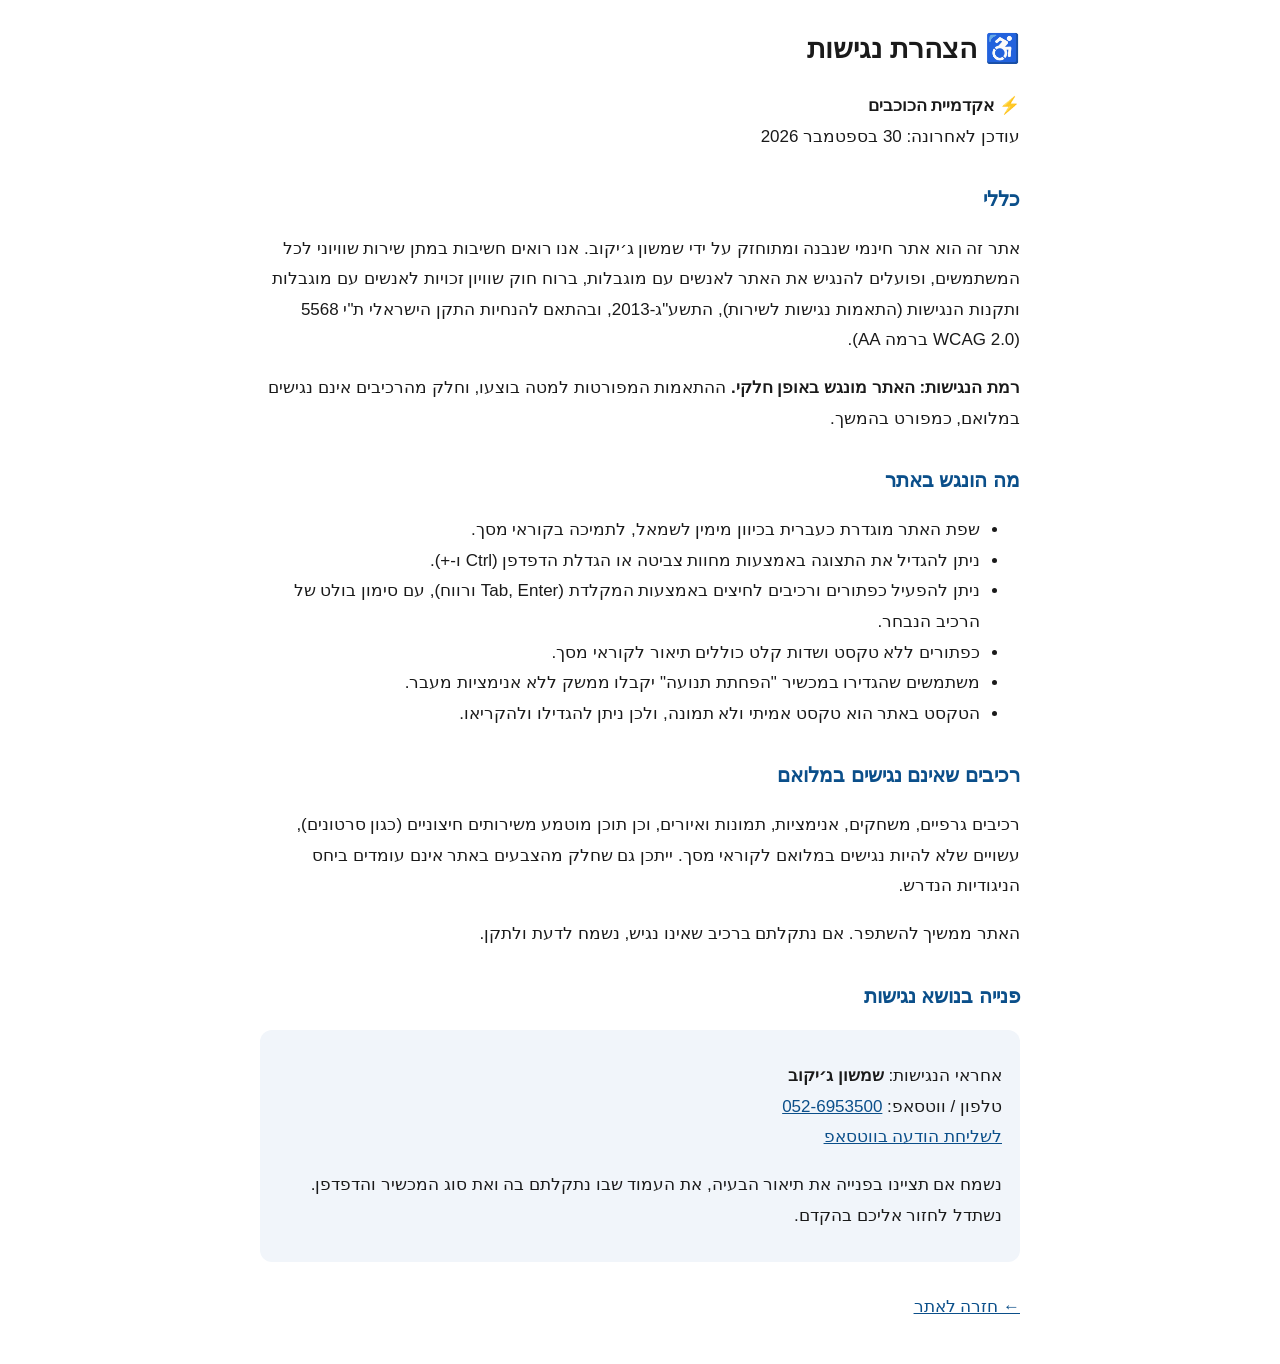
<file: accessibility.html>
<!DOCTYPE html>
<html lang="he" dir="rtl">
<head>
<meta charset="UTF-8">
<meta name="viewport" content="width=device-width,initial-scale=1">
<title>הצהרת נגישות — ⚡ אקדמיית הכוכבים</title>
<style>
body{font-family:Arial,"Heebo",sans-serif;background:#fff;color:#1a1a1a;line-height:1.8;margin:0;padding:24px 16px;font-size:17px}
main{max-width:760px;margin:0 auto}
h1{font-size:28px;margin:0 0 6px}
h2{color:#0b4f8a;font-size:20px;margin-top:28px}
a{color:#0b4f8a}
:focus-visible{outline:3px solid #ffb300;outline-offset:2px}
.box{background:#f1f5fa;border-radius:12px;padding:14px 18px}
</style>
</head>
<body>
<main>
<h1>♿ הצהרת נגישות</h1>
<p><b>⚡ אקדמיית הכוכבים</b><br>עודכן לאחרונה: 30 בספטמבר 2026</p>

<h2>כללי</h2>
<p>אתר זה הוא אתר חינמי שנבנה ומתוחזק על ידי שמשון ג׳יקוב. אנו רואים חשיבות במתן שירות שוויוני לכל המשתמשים, ופועלים להנגיש את האתר לאנשים עם מוגבלות, ברוח חוק שוויון זכויות לאנשים עם מוגבלות ותקנות הנגישות (התאמות נגישות לשירות), התשע"ג-2013, ובהתאם להנחיות התקן הישראלי ת"י 5568 (WCAG 2.0 ברמה AA).</p>
<p><b>רמת הנגישות: האתר מונגש באופן חלקי.</b> ההתאמות המפורטות למטה בוצעו, וחלק מהרכיבים אינם נגישים במלואם, כמפורט בהמשך.</p>

<h2>מה הונגש באתר</h2>
<ul>
<li>שפת האתר מוגדרת כעברית בכיוון מימין לשמאל, לתמיכה בקוראי מסך.</li>
<li>ניתן להגדיל את התצוגה באמצעות מחוות צביטה או הגדלת הדפדפן (Ctrl ו-+).</li>
<li>ניתן להפעיל כפתורים ורכיבים לחיצים באמצעות המקלדת (Tab, Enter ורווח), עם סימון בולט של הרכיב הנבחר.</li>
<li>כפתורים ללא טקסט ושדות קלט כוללים תיאור לקוראי מסך.</li>
<li>משתמשים שהגדירו במכשיר "הפחתת תנועה" יקבלו ממשק ללא אנימציות מעבר.</li>
<li>הטקסט באתר הוא טקסט אמיתי ולא תמונה, ולכן ניתן להגדילו ולהקריאו.</li>
</ul>

<h2>רכיבים שאינם נגישים במלואם</h2>
<p>רכיבים גרפיים, משחקים, אנימציות, תמונות ואיורים, וכן תוכן מוטמע משירותים חיצוניים (כגון סרטונים), עשויים שלא להיות נגישים במלואם לקוראי מסך. ייתכן גם שחלק מהצבעים באתר אינם עומדים ביחס הניגודיות הנדרש.</p>
<p>האתר ממשיך להשתפר. אם נתקלתם ברכיב שאינו נגיש, נשמח לדעת ולתקן.</p>

<h2>פנייה בנושא נגישות</h2>
<div class="box">
<p>אחראי הנגישות: <b>שמשון ג׳יקוב</b><br>
טלפון / ווטסאפ: <a href="tel:0526953500">052-6953500</a><br>
<a href="https://wa.me/972526953500" target="_blank" rel="noopener">לשליחת הודעה בווטסאפ</a></p>
<p>נשמח אם תציינו בפנייה את תיאור הבעיה, את העמוד שבו נתקלתם בה ואת סוג המכשיר והדפדפן. נשתדל לחזור אליכם בהקדם.</p>
</div>

<p style="margin-top:30px"><a href="./">← חזרה לאתר</a></p>
</main>
</body>
</html>
</file>
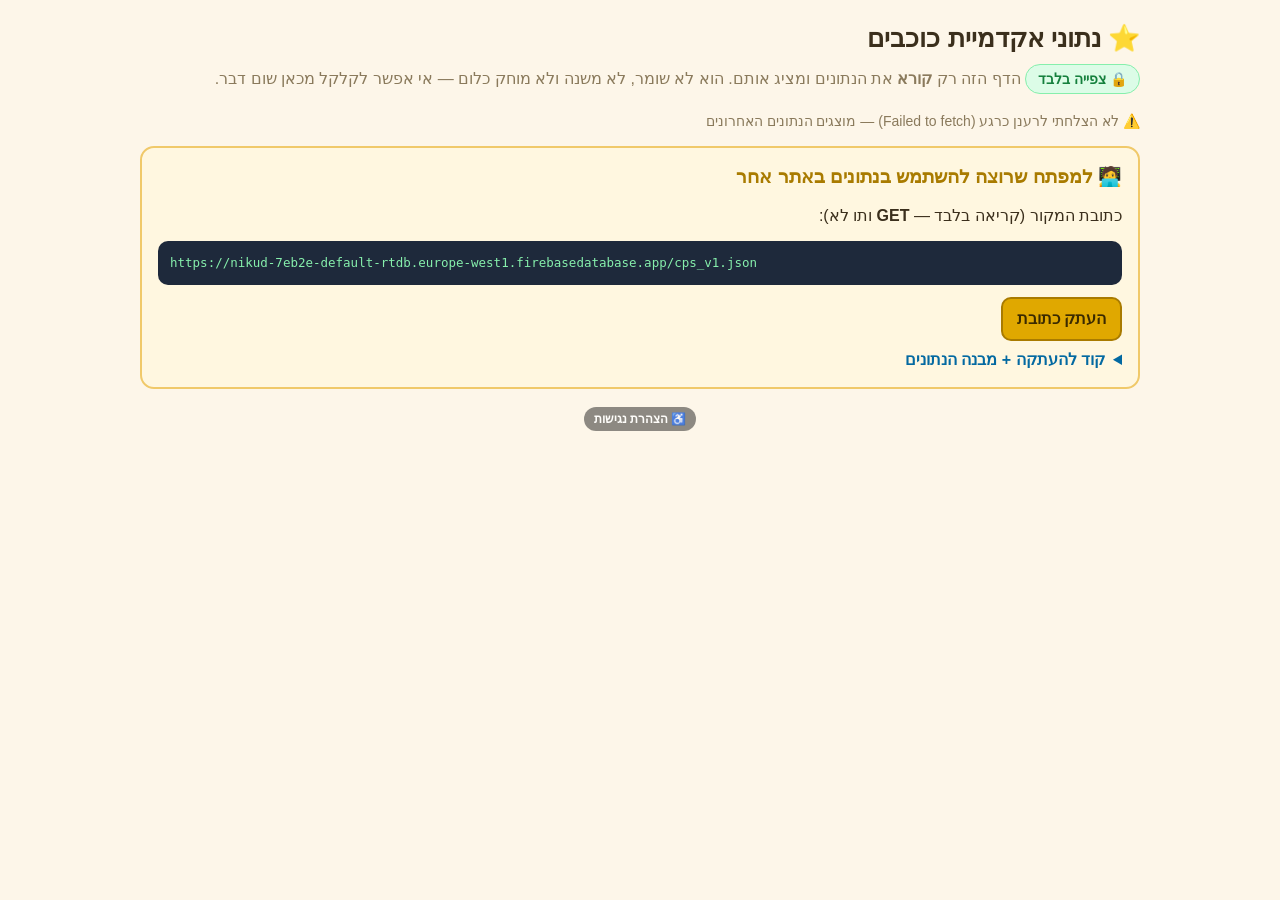
<file: data.html>
<!doctype html>
<html lang="he" dir="rtl">
<head>
<meta charset="utf-8">
<meta name="viewport" content="width=device-width,initial-scale=1">
<title>נתוני אקדמיית כוכבים — צפייה בלבד</title>
<style>
  :root{
    --bg:#fdf6e9; --surface:#fffdf8; --line:#e6d6bb;
    --ink:#3b2f1c; --dim:#8a7a5c; --gold:#e0a800; --gold-deep:#a97b00;
    --blue:#0369a1; --green:#15803d;
  }
  *{box-sizing:border-box}
  body{margin:0;background:var(--bg);color:#3b2f1c;
       font-family:'Segoe UI',Arial,sans-serif;line-height:1.6;padding:18px}
  .wrap{max-width:1000px;margin:0 auto}
  h1{font-size:26px;margin:0 0 4px}
  .sub{color:#8a7a5c;margin-bottom:16px}
  .badge{display:inline-block;background:#dcfce7;color:var(--green);
         border:1px solid #86efac;border-radius:999px;padding:3px 12px;
         font-weight:800;font-size:14px}
  .card{background:var(--surface);border:2px solid var(--line);
        border-radius:14px;padding:14px 16px;margin:14px 0}
  .card h2{font-size:19px;margin:0 0 10px;color:var(--gold-deep)}
  table{width:100%;border-collapse:collapse;font-size:15px}
  th,td{padding:7px 8px;border-bottom:1px solid #f0e6d2;text-align:right}
  th{color:#8a7a5c;font-size:13px;font-weight:800}
  td.num{font-weight:900;color:var(--gold-deep);text-align:left;direction:ltr}
  tr:first-child td{font-size:16px}
  .rank{color:#b08a3c;font-weight:900;width:34px}
  .status{font-size:14px;color:#8a7a5c;margin-top:8px}
  details{margin-top:6px}
  summary{cursor:pointer;font-weight:800;color:var(--blue)}
  pre{background:#1e293b;color:#86efac;border-radius:10px;padding:12px;
      overflow-x:auto;direction:ltr;text-align:left;font-size:12.5px}
  code{background:#f3ead7;padding:2px 6px;border-radius:5px;direction:ltr;
       display:inline-block;font-size:13px}
  .warn{background:#fff7e0;border-color:#f0c96a}
  button{font:inherit;font-weight:800;background:var(--gold);color:#3a2a00;
         border:2px solid var(--gold-deep);border-radius:10px;padding:7px 14px;
         cursor:pointer}
  button:hover{background:#f0bc20}
</style>
<style id="a11y-base-v1">
:focus-visible{outline:3px solid #ffb300!important;outline-offset:2px}
@media (prefers-reduced-motion:reduce){*,*::before,*::after{animation-duration:.01ms!important;animation-iteration-count:1!important;transition-duration:.01ms!important;scroll-behavior:auto!important}}
.a11y-stmt{display:block;width:max-content;margin:18px auto 12px;position:relative;z-index:1;font:600 12px/1.2 Arial,sans-serif;color:#fff;background:rgba(0,0,0,.55);padding:5px 10px;border-radius:14px;text-decoration:none;opacity:.8}
.a11y-stmt:hover,.a11y-stmt:focus{opacity:1}
@media print{.a11y-stmt{display:none!important}}
</style>
</head>
<body>
<div class="wrap">

  <h1>⭐ נתוני אקדמיית כוכבים</h1>
  <div class="sub">
    <span class="badge">🔒 צפייה בלבד</span>
    הדף הזה רק <b>קורא</b> את הנתונים ומציג אותם. הוא לא שומר, לא משנה ולא מוחק כלום —
    אי אפשר לקלקל מכאן שום דבר.
  </div>

  <div id="boards"></div>
  <div class="status" id="status">טוען…</div>

  <div class="card warn">
    <h2>🧑‍💻 למפתח שרוצה להשתמש בנתונים באתר אחר</h2>
    <div>כתובת המקור (קריאה בלבד — <b>GET</b> ותו לא):</div>
    <pre id="ep">https://nikud-7eb2e-default-rtdb.europe-west1.firebasedatabase.app/cps_v1.json</pre>
    <button onclick="copyEp()">העתק כתובת</button>
    <details>
      <summary>קוד להעתקה + מבנה הנתונים</summary>
      <pre>const AK_URL =
  'https://nikud-7eb2e-default-rtdb.europe-west1.firebasedatabase.app/cps_v1.json';

async function loadAkademia() {
  const res  = await fetch(AK_URL + '?_=' + Date.now());   // GET בלבד
  const data = await res.json();
  return (data.classes || []).map(c =&gt; ({
    className: c.name,
    students: (c.students || []).map(s =&gt; ({
      id:     s.id,
      name:   s.name,
      points: s.points      || 0,   // הארנק הנוכחי (יורד בקניות בחנות)
      total:  s.earnedTotal || s.points || 0,   // סה"כ שנצבר — לטבלת מובילים
      week:   s.weeklyPoints || 0
    })).sort((a,b) =&gt; b.total - a.total)
  }));
}

loadAkademia().then(console.log);
setInterval(() =&gt; loadAkademia().then(console.log), 10000);  // רענון כל 10 שנ'</pre>
      <div>
        ⚠️ <b>אף פעם לא לכתוב</b> לכתובת הזאת (PUT / PATCH / POST / DELETE) —
        כתיבה אחת מוחקת את נתוני הכיתות. צריך לשמור נתונים משלך?
        השתמש בענף אחר לגמרי, למשל <code>/my_app.json</code>.
      </div>
    </details>
  </div>

</div>

<script>
const AK_URL = 'https://nikud-7eb2e-default-rtdb.europe-west1.firebasedatabase.app/cps_v1.json';
const boards = document.getElementById('boards');
const statusEl = document.getElementById('status');

function esc(t){ return String(t == null ? '' : t)
  .replace(/&/g,'&amp;').replace(/</g,'&lt;').replace(/>/g,'&gt;'); }

function copyEp(){
  navigator.clipboard.writeText(document.getElementById('ep').textContent.trim())
    .then(function(){ alert('הכתובת הועתקה'); })
    .catch(function(){});
}

function render(classes){
  boards.innerHTML = classes.map(function(c){
    var rows = c.students.map(function(s,i){
      return '<tr>'
        + '<td class="rank">' + (i+1) + '</td>'
        + '<td>' + esc(s.name) + '</td>'
        + '<td class="num">' + (s.total).toLocaleString('he-IL') + '</td>'
        + '<td class="num">' + (s.week).toLocaleString('he-IL') + '</td>'
        + '</tr>';
    }).join('');
    var sum = c.students.reduce(function(a,s){ return a + s.total; }, 0);
    return '<div class="card"><h2>' + esc(c.className)
      + ' <span style="font-weight:400;font-size:15px;color:#8a7a5c">— '
      + c.students.length + ' תלמידים · סה"כ '
      + sum.toLocaleString('he-IL') + ' נקודות</span></h2>'
      + '<table><tr><th></th><th>שם</th><th>סה"כ</th><th>השבוע</th></tr>'
      + rows + '</table></div>';
  }).join('');
}

async function load(){
  try{
    const res = await fetch(AK_URL + '?_=' + Date.now());
    if(!res.ok) throw new Error('HTTP ' + res.status);
    const data = await res.json();
    const classes = (data.classes || []).map(function(c){
      return {
        className: c.name,
        students: (c.students || []).map(function(s){
          return {
            name:  s.name,
            total: s.earnedTotal || s.points || 0,
            week:  s.weeklyPoints || 0
          };
        }).sort(function(a,b){ return b.total - a.total; })
      };
    });
    render(classes);
    statusEl.textContent = '✓ עודכן ' + new Date().toLocaleTimeString('he-IL')
      + ' · מתרענן לבד כל 15 שניות';
  }catch(e){
    /* כשל רשת — משאירים על המסך את מה שכבר הוצג */
    statusEl.textContent = '⚠️ לא הצלחתי לרענן כרגע (' + e.message + ') — מוצגים הנתונים האחרונים';
  }
}

load();
setInterval(load, 15000);
</script>
<a class="a11y-stmt" href="accessibility.html">♿ הצהרת נגישות</a>
<script id="a11y-base-v1-js">
/* accessibility layer: keyboard + screen-reader names for clickable non-button elements */
(function(){
  function fix(el){
    if(el.dataset.a11y||/^(BUTTON|A|INPUT|SELECT|TEXTAREA|LABEL|BODY|HTML)$/.test(el.tagName))return;
    el.dataset.a11y='1';
    if(!el.getAttribute('role'))el.setAttribute('role','button');
    if(!el.hasAttribute('tabindex'))el.tabIndex=0;
    if(!(el.textContent||'').trim()&&!el.getAttribute('aria-label'))el.setAttribute('aria-label',el.getAttribute('title')||'כפתור');
    el.addEventListener('keydown',function(e){if(e.target===el&&(e.key==='Enter'||e.key===' ')){e.preventDefault();el.click()}});
  }
  function scan(){
    try{
      document.querySelectorAll('[onclick]').forEach(fix);
      document.querySelectorAll('input[placeholder]:not([aria-label]),textarea[placeholder]:not([aria-label])').forEach(function(i){i.setAttribute('aria-label',i.placeholder)});
      document.querySelectorAll('img:not([alt])').forEach(function(i){i.setAttribute('alt','')});
      document.querySelectorAll('button:not([aria-label])').forEach(function(b){if(!(b.textContent||'').trim())b.setAttribute('aria-label',b.getAttribute('title')||'כפתור')});
    }catch(e){}
  }
  var t=0;function later(){if(t)return;t=setTimeout(function(){t=0;scan()},400)}
  function start(){scan();try{new MutationObserver(later).observe(document.body,{childList:true,subtree:true})}catch(e){}}
  if(document.readyState==='loading')document.addEventListener('DOMContentLoaded',start);else start();
})();
</script>
</body>
</html>
</file>
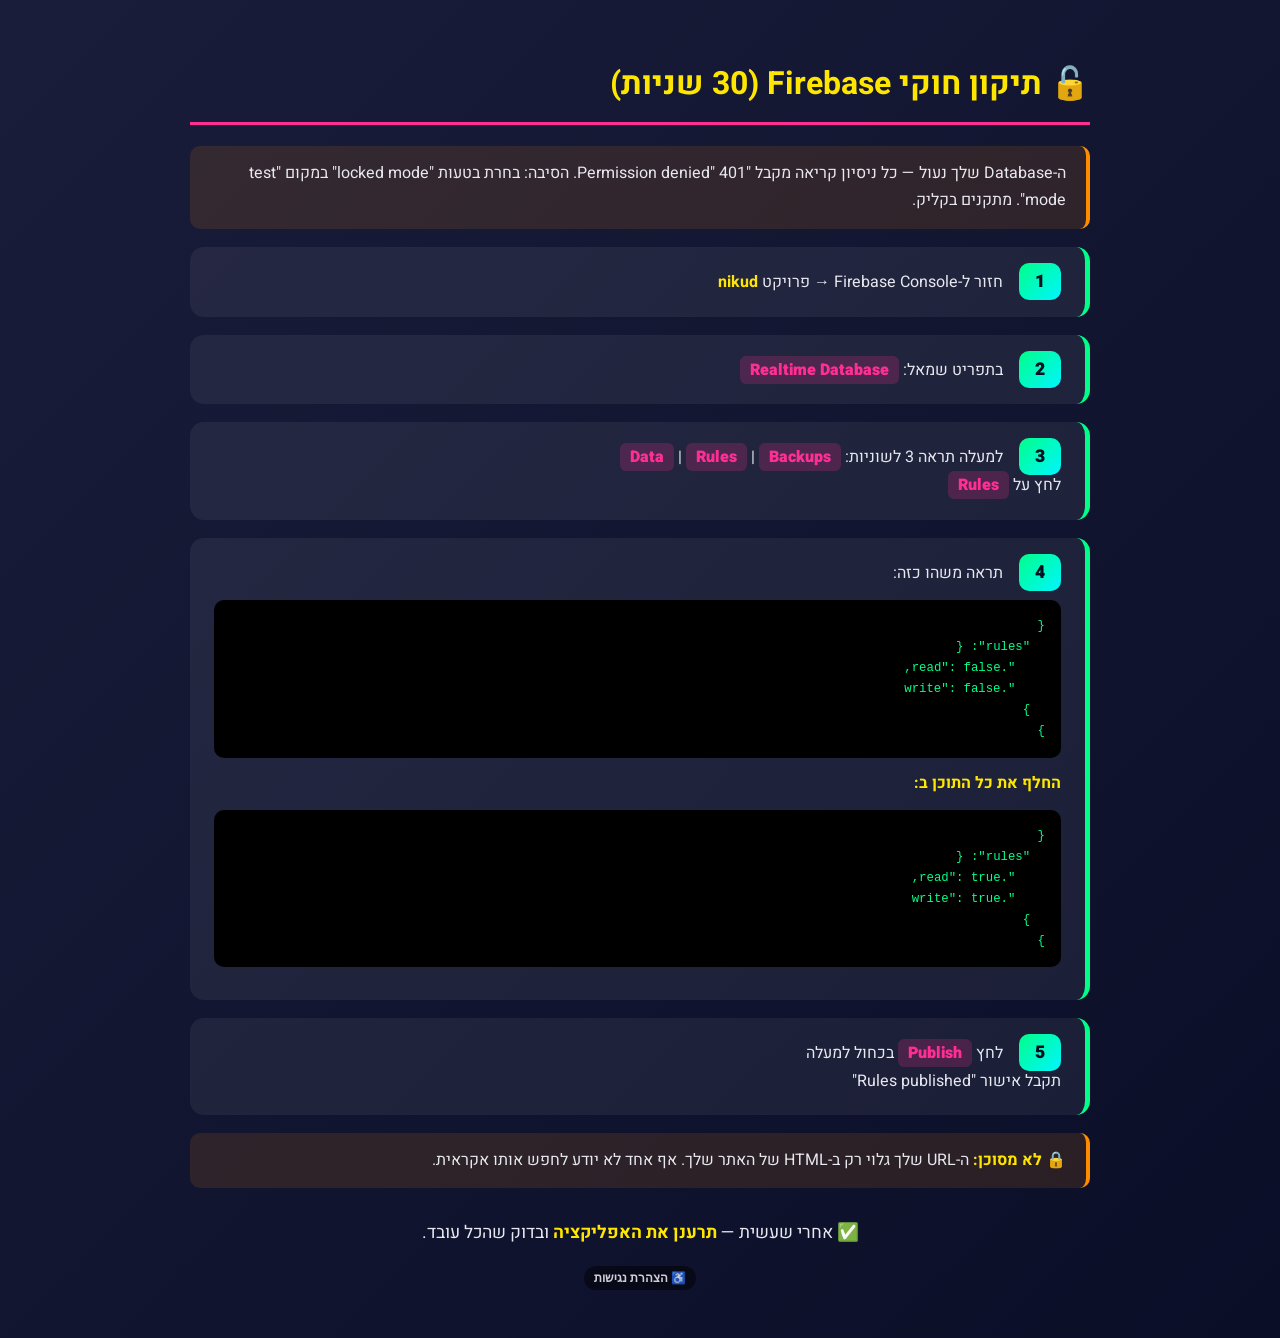
<file: FIREBASE_RULES.html>
<!DOCTYPE html>
<html lang="he" dir="rtl">
<head>
<meta charset="UTF-8">
<title>תיקון חוקי Firebase</title>
<link href="https://fonts.googleapis.com/css2?family=Heebo:wght@400;700;900&display=swap" rel="stylesheet">
<style>
body { font-family: 'Heebo', sans-serif; background: linear-gradient(135deg, #1a1d3a, #0a0e27); color: #e8e8f0; padding: 36px; max-width: 900px; margin: 0 auto; line-height: 1.7; }
h1 { color: #ffe600; border-bottom: 3px solid #ff2e93; padding-bottom: 10px; }
.step { background: rgba(255,255,255,0.06); border-right: 5px solid #00ff88; padding: 20px 24px; border-radius: 14px; margin: 18px 0; }
.num { background: linear-gradient(135deg, #00ff88, #00f5ff); color: #001020; padding: 6px 16px; border-radius: 10px; font-weight: 900; margin-left: 12px; font-size: 1.1em; }
code { background: rgba(0,0,0,0.5); padding: 4px 10px; border-radius: 4px; color: #00f5ff; font-family: monospace; }
pre { background: #000; padding: 16px; border-radius: 10px; color: #00ff88; font-family: monospace; font-size: 0.95em; overflow-x: auto; }
.click { background: rgba(255,46,147,0.2); border-radius: 6px; padding: 2px 10px; color: #ff2e93; font-weight: 900; }
.warn { background: rgba(255,140,0,0.12); border-right: 4px solid #ff8c00; padding: 14px 20px; border-radius: 10px; }
b { color: #ffe600; }
</style>
<style id="a11y-base-v1">
:focus-visible{outline:3px solid #ffb300!important;outline-offset:2px}
@media (prefers-reduced-motion:reduce){*,*::before,*::after{animation-duration:.01ms!important;animation-iteration-count:1!important;transition-duration:.01ms!important;scroll-behavior:auto!important}}
.a11y-stmt{display:block;width:max-content;margin:18px auto 12px;position:relative;z-index:1;font:600 12px/1.2 Arial,sans-serif;color:#fff;background:rgba(0,0,0,.55);padding:5px 10px;border-radius:14px;text-decoration:none;opacity:.8}
.a11y-stmt:hover,.a11y-stmt:focus{opacity:1}
@media print{.a11y-stmt{display:none!important}}
</style>
</head>
<body>

<h1>🔓 תיקון חוקי Firebase (30 שניות)</h1>

<div class="warn">
ה-Database שלך נעול — כל ניסיון קריאה מקבל "Permission denied" 401. הסיבה: בחרת בטעות "locked mode" במקום "test mode". מתקנים בקליק.
</div>

<div class="step">
<span class="num">1</span> חזור ל-Firebase Console → פרויקט <b>nikud</b>
</div>

<div class="step">
<span class="num">2</span> בתפריט שמאל: <span class="click">Realtime Database</span>
</div>

<div class="step">
<span class="num">3</span> למעלה תראה 3 לשוניות: <span class="click">Data</span> | <span class="click">Rules</span> | <span class="click">Backups</span><br>
לחץ על <span class="click">Rules</span>
</div>

<div class="step">
<span class="num">4</span> תראה משהו כזה:
<pre>{
  "rules": {
    ".read": false,
    ".write": false
  }
}</pre>
<b>החלף את כל התוכן ב:</b>
<pre>{
  "rules": {
    ".read": true,
    ".write": true
  }
}</pre>
</div>

<div class="step">
<span class="num">5</span> לחץ <span class="click">Publish</span> בכחול למעלה<br>
תקבל אישור "Rules published"
</div>

<div class="warn">
🔒 <b>לא מסוכן:</b> ה-URL שלך גלוי רק ב-HTML של האתר שלך. אף אחד לא יודע לחפש אותו אקראית.
</div>

<p style="text-align:center;margin-top:30px;font-size:1.1em">
✅ אחרי שעשית — <b>תרענן את האפליקציה</b> ובדוק שהכל עובד.
</p>

<a class="a11y-stmt" href="accessibility.html">♿ הצהרת נגישות</a>
<script id="a11y-base-v1-js">
/* accessibility layer: keyboard + screen-reader names for clickable non-button elements */
(function(){
  function fix(el){
    if(el.dataset.a11y||/^(BUTTON|A|INPUT|SELECT|TEXTAREA|LABEL|BODY|HTML)$/.test(el.tagName))return;
    el.dataset.a11y='1';
    if(!el.getAttribute('role'))el.setAttribute('role','button');
    if(!el.hasAttribute('tabindex'))el.tabIndex=0;
    if(!(el.textContent||'').trim()&&!el.getAttribute('aria-label'))el.setAttribute('aria-label',el.getAttribute('title')||'כפתור');
    el.addEventListener('keydown',function(e){if(e.target===el&&(e.key==='Enter'||e.key===' ')){e.preventDefault();el.click()}});
  }
  function scan(){
    try{
      document.querySelectorAll('[onclick]').forEach(fix);
      document.querySelectorAll('input[placeholder]:not([aria-label]),textarea[placeholder]:not([aria-label])').forEach(function(i){i.setAttribute('aria-label',i.placeholder)});
      document.querySelectorAll('img:not([alt])').forEach(function(i){i.setAttribute('alt','')});
      document.querySelectorAll('button:not([aria-label])').forEach(function(b){if(!(b.textContent||'').trim())b.setAttribute('aria-label',b.getAttribute('title')||'כפתור')});
    }catch(e){}
  }
  var t=0;function later(){if(t)return;t=setTimeout(function(){t=0;scan()},400)}
  function start(){scan();try{new MutationObserver(later).observe(document.body,{childList:true,subtree:true})}catch(e){}}
  if(document.readyState==='loading')document.addEventListener('DOMContentLoaded',start);else start();
})();
</script>
</body>
</html>
</file>
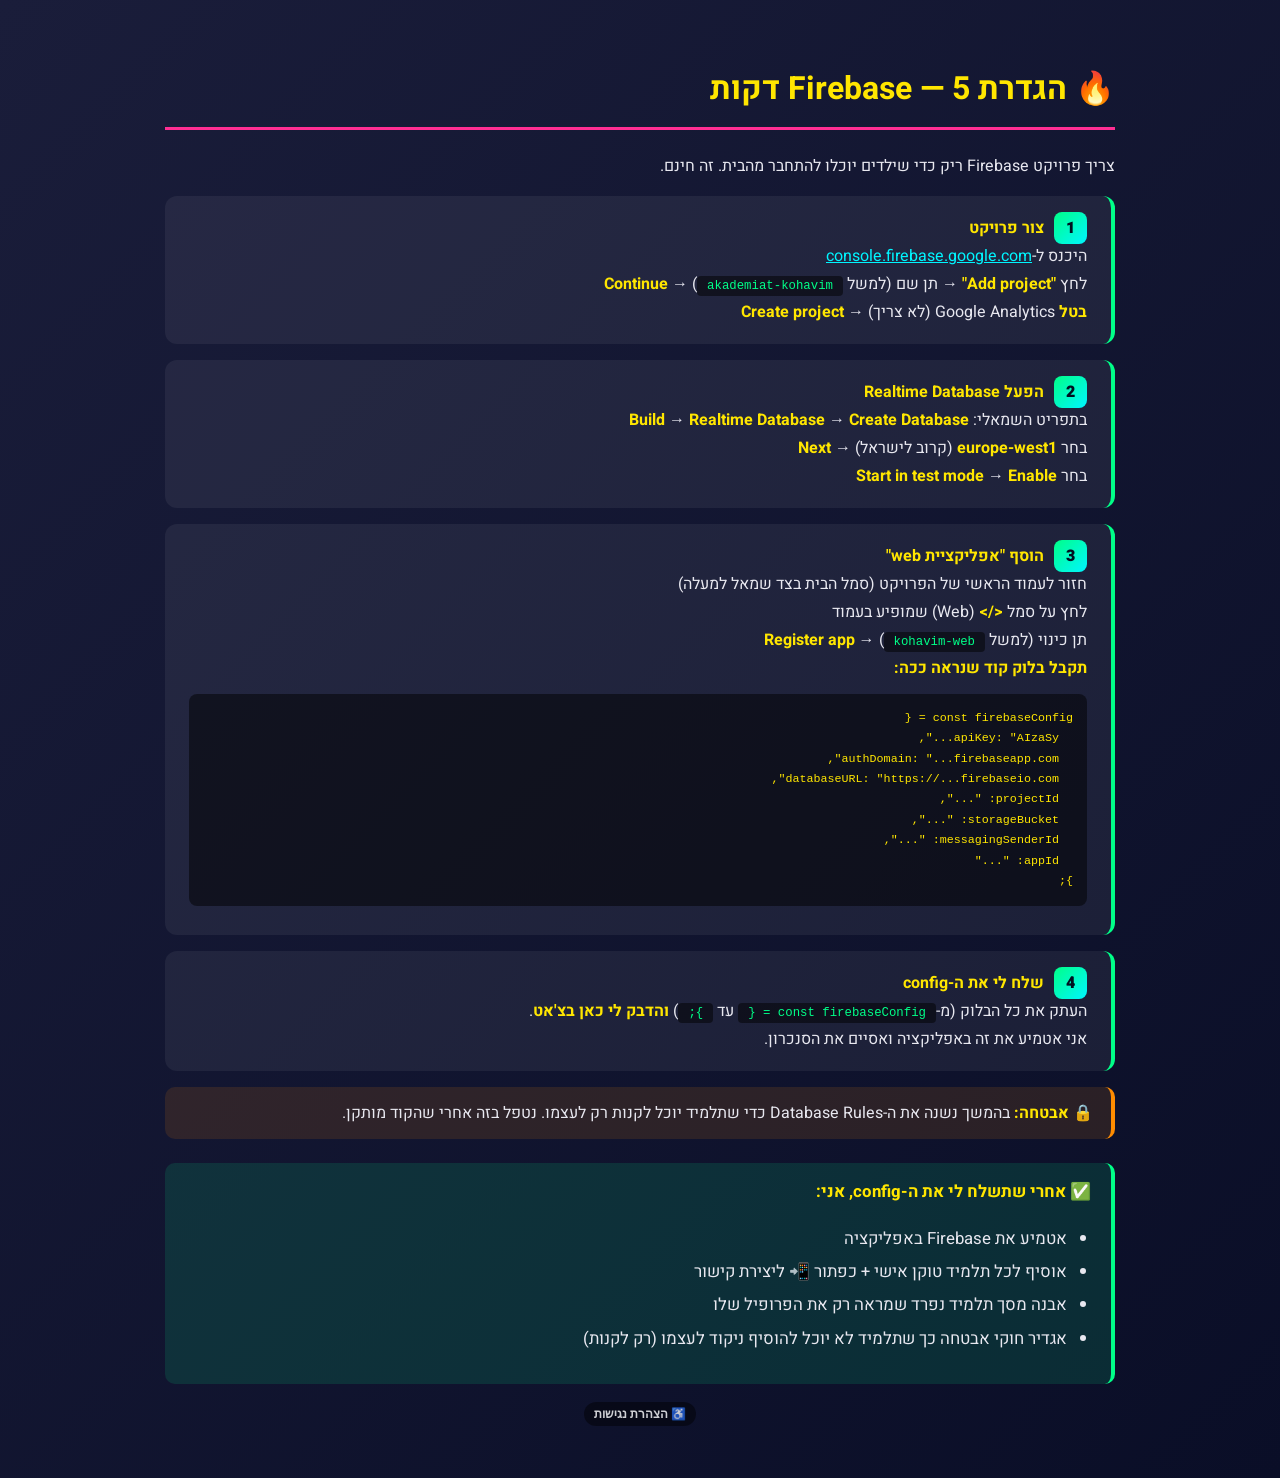
<file: FIREBASE_SETUP.html>
<!DOCTYPE html>
<html lang="he" dir="rtl">
<head>
<meta charset="UTF-8">
<title>הגדרת Firebase — מדריך</title>
<link href="https://fonts.googleapis.com/css2?family=Heebo:wght@400;700;900&display=swap" rel="stylesheet">
<style>
body { font-family: 'Heebo', sans-serif; background: linear-gradient(135deg, #1a1d3a, #0a0e27); color: #e8e8f0; padding: 40px; max-width: 950px; margin: 0 auto; line-height: 1.75; }
h1 { color: #ffe600; border-bottom: 3px solid #ff2e93; padding-bottom: 10px; }
h2 { color: #00f5ff; margin-top: 30px; }
.step { background: rgba(255,255,255,0.06); border-right: 4px solid #00ff88; padding: 18px 24px; border-radius: 12px; margin: 16px 0; }
.step-num { background: linear-gradient(135deg, #00ff88, #00f5ff); color: #001020; padding: 4px 12px; border-radius: 8px; font-weight: 900; margin-left: 10px; }
code { background: rgba(0,0,0,0.5); padding: 3px 10px; border-radius: 4px; color: #00ff88; font-family: monospace; font-size: 0.95em; }
pre { background: rgba(0,0,0,0.5); padding: 14px; border-radius: 8px; overflow-x: auto; color: #ffe600; font-size: 0.9em; }
a { color: #00f5ff; }
.warn { background: rgba(255,140,0,0.12); border-right: 4px solid #ff8c00; padding: 12px 18px; border-radius: 10px; }
.success { background: rgba(0,255,136,0.12); border-right: 4px solid #00ff88; padding: 14px 20px; border-radius: 10px; margin-top: 24px; font-size: 1.05em; }
b { color: #ffe600; }
ul { padding-right: 24px; }
li { margin: 4px 0; }
</style>
<style id="a11y-base-v1">
:focus-visible{outline:3px solid #ffb300!important;outline-offset:2px}
@media (prefers-reduced-motion:reduce){*,*::before,*::after{animation-duration:.01ms!important;animation-iteration-count:1!important;transition-duration:.01ms!important;scroll-behavior:auto!important}}
.a11y-stmt{display:block;width:max-content;margin:18px auto 12px;position:relative;z-index:1;font:600 12px/1.2 Arial,sans-serif;color:#fff;background:rgba(0,0,0,.55);padding:5px 10px;border-radius:14px;text-decoration:none;opacity:.8}
.a11y-stmt:hover,.a11y-stmt:focus{opacity:1}
@media print{.a11y-stmt{display:none!important}}
</style>
</head>
<body>

<h1>🔥 הגדרת Firebase — 5 דקות</h1>
<p>צריך פרויקט Firebase ריק כדי שילדים יוכלו להתחבר מהבית. זה חינם.</p>

<div class="step">
<span class="step-num">1</span><b>צור פרויקט</b><br>
היכנס ל-<a href="https://console.firebase.google.com" target="_blank">console.firebase.google.com</a><br>
לחץ <b>"Add project"</b> → תן שם (למשל <code>akademiat-kohavim</code>) → <b>Continue</b><br>
<b>בטל</b> Google Analytics (לא צריך) → <b>Create project</b>
</div>

<div class="step">
<span class="step-num">2</span><b>הפעל Realtime Database</b><br>
בתפריט השמאלי: <b>Build</b> → <b>Realtime Database</b> → <b>Create Database</b><br>
בחר <b>europe-west1</b> (קרוב לישראל) → <b>Next</b><br>
בחר <b>Start in test mode</b> → <b>Enable</b>
</div>

<div class="step">
<span class="step-num">3</span><b>הוסף "אפליקציית web"</b><br>
חזור לעמוד הראשי של הפרויקט (סמל הבית בצד שמאל למעלה)<br>
לחץ על סמל <b>&lt;/&gt;</b> (Web) שמופיע בעמוד<br>
תן כינוי (למשל <code>kohavim-web</code>) → <b>Register app</b><br>
<b>תקבל בלוק קוד שנראה ככה:</b>
<pre>const firebaseConfig = {
  apiKey: "AIzaSy...",
  authDomain: "...firebaseapp.com",
  databaseURL: "https://...firebaseio.com",
  projectId: "...",
  storageBucket: "...",
  messagingSenderId: "...",
  appId: "..."
};</pre>
</div>

<div class="step">
<span class="step-num">4</span><b>שלח לי את ה-config</b><br>
העתק את כל הבלוק (מ-<code>const firebaseConfig = {</code> עד <code>};</code>) <b>והדבק לי כאן בצ'אט</b>.<br>
אני אטמיע את זה באפליקציה ואסיים את הסנכרון.
</div>

<div class="warn">
🔒 <b>אבטחה:</b> בהמשך נשנה את ה-Database Rules כדי שתלמיד יוכל לקנות רק לעצמו. נטפל בזה אחרי שהקוד מותקן.
</div>

<div class="success">
✅ <b>אחרי שתשלח לי את ה-config, אני:</b>
<ul>
<li>אטמיע את Firebase באפליקציה</li>
<li>אוסיף לכל תלמיד טוקן אישי + כפתור 📲 ליצירת קישור</li>
<li>אבנה מסך תלמיד נפרד שמראה רק את הפרופיל שלו</li>
<li>אגדיר חוקי אבטחה כך שתלמיד לא יוכל להוסיף ניקוד לעצמו (רק לקנות)</li>
</ul>
</div>

<a class="a11y-stmt" href="accessibility.html">♿ הצהרת נגישות</a>
<script id="a11y-base-v1-js">
/* accessibility layer: keyboard + screen-reader names for clickable non-button elements */
(function(){
  function fix(el){
    if(el.dataset.a11y||/^(BUTTON|A|INPUT|SELECT|TEXTAREA|LABEL|BODY|HTML)$/.test(el.tagName))return;
    el.dataset.a11y='1';
    if(!el.getAttribute('role'))el.setAttribute('role','button');
    if(!el.hasAttribute('tabindex'))el.tabIndex=0;
    if(!(el.textContent||'').trim()&&!el.getAttribute('aria-label'))el.setAttribute('aria-label',el.getAttribute('title')||'כפתור');
    el.addEventListener('keydown',function(e){if(e.target===el&&(e.key==='Enter'||e.key===' ')){e.preventDefault();el.click()}});
  }
  function scan(){
    try{
      document.querySelectorAll('[onclick]').forEach(fix);
      document.querySelectorAll('input[placeholder]:not([aria-label]),textarea[placeholder]:not([aria-label])').forEach(function(i){i.setAttribute('aria-label',i.placeholder)});
      document.querySelectorAll('img:not([alt])').forEach(function(i){i.setAttribute('alt','')});
      document.querySelectorAll('button:not([aria-label])').forEach(function(b){if(!(b.textContent||'').trim())b.setAttribute('aria-label',b.getAttribute('title')||'כפתור')});
    }catch(e){}
  }
  var t=0;function later(){if(t)return;t=setTimeout(function(){t=0;scan()},400)}
  function start(){scan();try{new MutationObserver(later).observe(document.body,{childList:true,subtree:true})}catch(e){}}
  if(document.readyState==='loading')document.addEventListener('DOMContentLoaded',start);else start();
})();
</script>
</body>
</html>
</file>
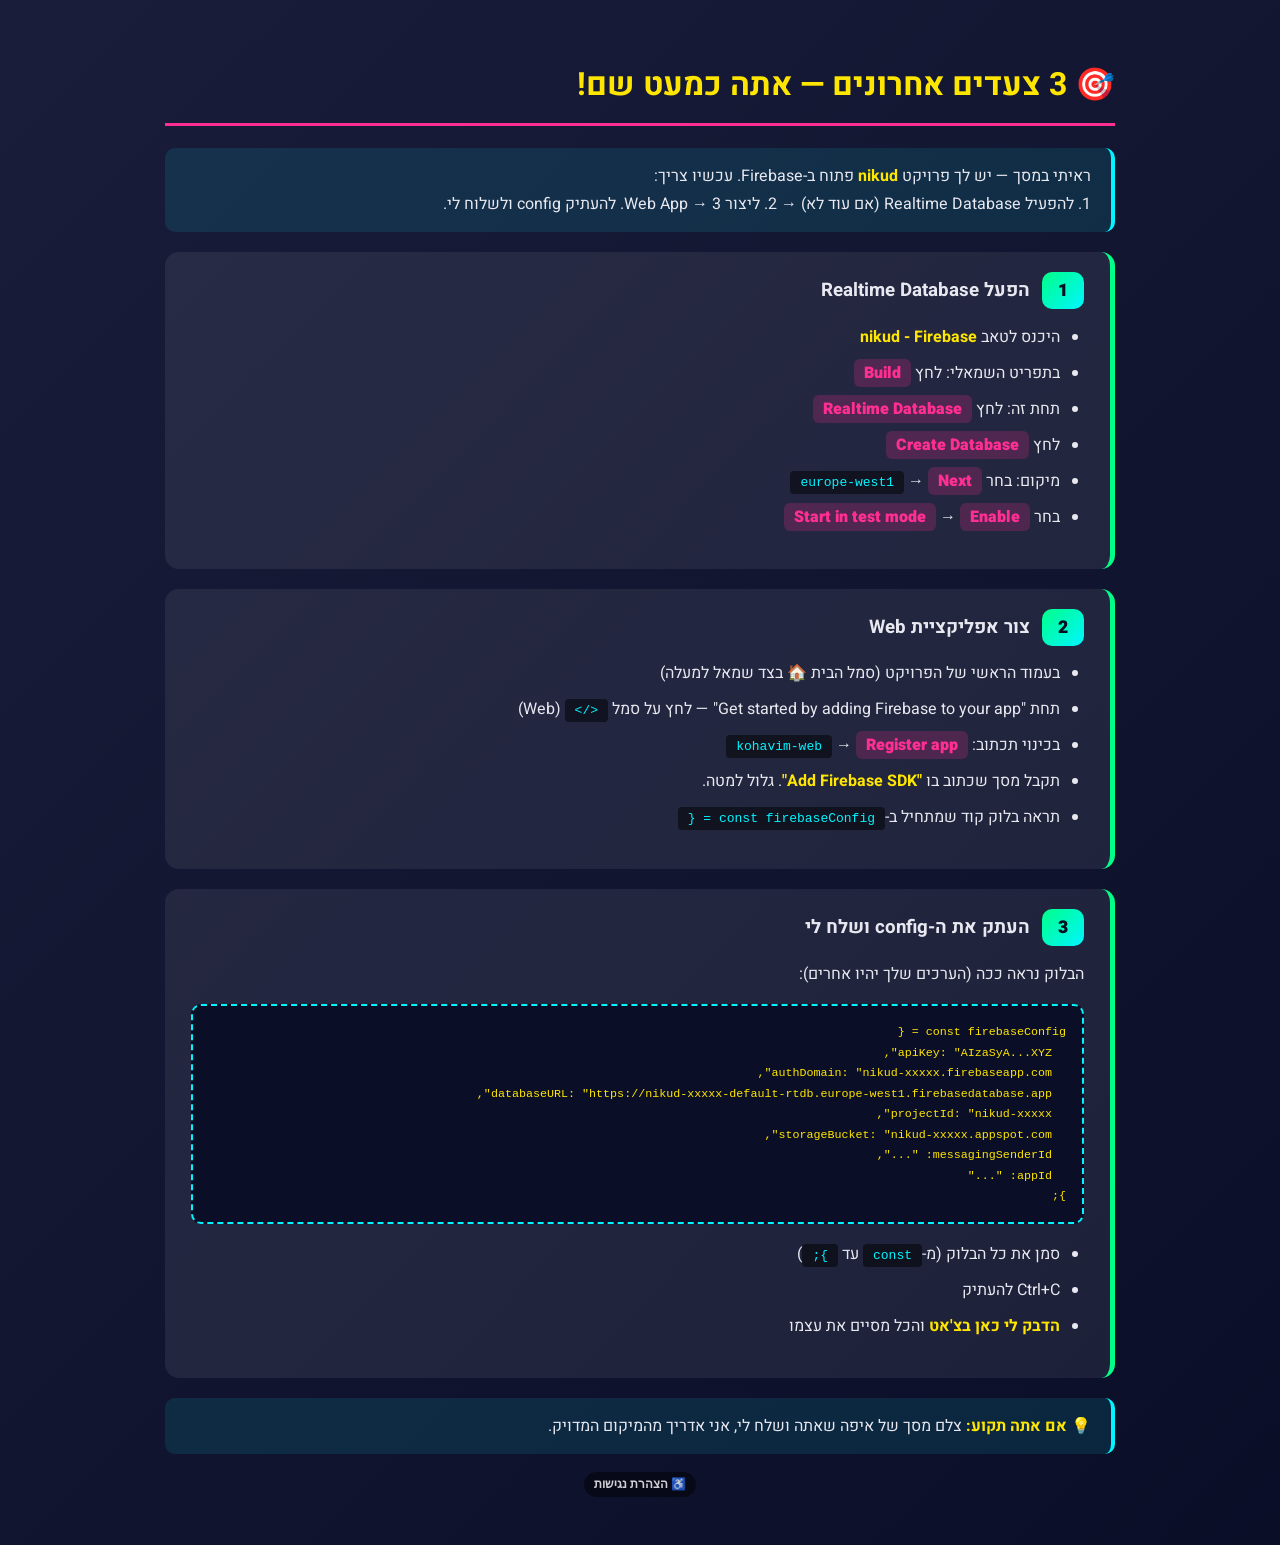
<file: NEXT_STEPS.html>
<!DOCTYPE html>
<html lang="he" dir="rtl">
<head>
<meta charset="UTF-8">
<title>3 צעדים אחרונים</title>
<link href="https://fonts.googleapis.com/css2?family=Heebo:wght@400;700;900&display=swap" rel="stylesheet">
<style>
body { font-family: 'Heebo', sans-serif; background: linear-gradient(135deg, #1a1d3a, #0a0e27); color: #e8e8f0; padding: 36px; max-width: 950px; margin: 0 auto; line-height: 1.75; }
h1 { color: #ffe600; border-bottom: 3px solid #ff2e93; padding-bottom: 10px; }
.step { background: rgba(255,255,255,0.07); border-right: 5px solid #00ff88; padding: 22px 26px; border-radius: 14px; margin: 20px 0; }
.num { background: linear-gradient(135deg, #00ff88, #00f5ff); color: #001020; padding: 6px 16px; border-radius: 10px; font-weight: 900; margin-left: 12px; font-size: 1.1em; }
.step h3 { display: inline; }
.click { background: rgba(255,46,147,0.2); border-radius: 6px; padding: 2px 10px; color: #ff2e93; font-weight: 900; }
code { background: rgba(0,0,0,0.5); padding: 4px 10px; border-radius: 4px; color: #00f5ff; font-family: monospace; }
.copy-area { background: #0a0e27; border: 2px dashed #00f5ff; padding: 16px; border-radius: 10px; margin: 14px 0; font-family: monospace; font-size: 0.9em; color: #ffe600; }
.note { background: rgba(0,245,255,0.1); border-right: 4px solid #00f5ff; padding: 14px 20px; border-radius: 10px; }
b { color: #ffe600; }
ul { padding-right: 24px; } li { margin: 8px 0; }
</style>
<style id="a11y-base-v1">
:focus-visible{outline:3px solid #ffb300!important;outline-offset:2px}
@media (prefers-reduced-motion:reduce){*,*::before,*::after{animation-duration:.01ms!important;animation-iteration-count:1!important;transition-duration:.01ms!important;scroll-behavior:auto!important}}
.a11y-stmt{display:block;width:max-content;margin:18px auto 12px;position:relative;z-index:1;font:600 12px/1.2 Arial,sans-serif;color:#fff;background:rgba(0,0,0,.55);padding:5px 10px;border-radius:14px;text-decoration:none;opacity:.8}
.a11y-stmt:hover,.a11y-stmt:focus{opacity:1}
@media print{.a11y-stmt{display:none!important}}
</style>
</head>
<body>

<h1>🎯 3 צעדים אחרונים — אתה כמעט שם!</h1>

<div class="note">
ראיתי במסך — יש לך פרויקט <b>nikud</b> פתוח ב-Firebase. עכשיו צריך:<br>
1. להפעיל Realtime Database (אם עוד לא) → 2. ליצור Web App → 3. להעתיק config ולשלוח לי.
</div>

<div class="step">
<span class="num">1</span><h3>הפעל Realtime Database</h3>
<ul>
<li>היכנס לטאב <b>nikud - Firebase</b></li>
<li>בתפריט השמאלי: לחץ <span class="click">Build</span></li>
<li>תחת זה: לחץ <span class="click">Realtime Database</span></li>
<li>לחץ <span class="click">Create Database</span></li>
<li>מיקום: בחר <code>europe-west1</code> → <span class="click">Next</span></li>
<li>בחר <span class="click">Start in test mode</span> → <span class="click">Enable</span></li>
</ul>
</div>

<div class="step">
<span class="num">2</span><h3>צור אפליקציית Web</h3>
<ul>
<li>בעמוד הראשי של הפרויקט (סמל הבית 🏠 בצד שמאל למעלה)</li>
<li>תחת "Get started by adding Firebase to your app" — לחץ על סמל <code>&lt;/&gt;</code> (Web)</li>
<li>בכינוי תכתוב: <code>kohavim-web</code> → <span class="click">Register app</span></li>
<li>תקבל מסך שכתוב בו <b>"Add Firebase SDK"</b>. גלול למטה.</li>
<li>תראה בלוק קוד שמתחיל ב-<code>const firebaseConfig = {</code></li>
</ul>
</div>

<div class="step">
<span class="num">3</span><h3>העתק את ה-config ושלח לי</h3>
<p>הבלוק נראה ככה (הערכים שלך יהיו אחרים):</p>
<div class="copy-area">
const firebaseConfig = {<br>
&nbsp;&nbsp;apiKey: "AIzaSyA...XYZ",<br>
&nbsp;&nbsp;authDomain: "nikud-xxxxx.firebaseapp.com",<br>
&nbsp;&nbsp;databaseURL: "https://nikud-xxxxx-default-rtdb.europe-west1.firebasedatabase.app",<br>
&nbsp;&nbsp;projectId: "nikud-xxxxx",<br>
&nbsp;&nbsp;storageBucket: "nikud-xxxxx.appspot.com",<br>
&nbsp;&nbsp;messagingSenderId: "...",<br>
&nbsp;&nbsp;appId: "..."<br>
};
</div>
<ul>
<li>סמן את כל הבלוק (מ-<code>const</code> עד <code>};</code>)</li>
<li>Ctrl+C להעתיק</li>
<li><b>הדבק לי כאן בצ'אט</b> והכל מסיים את עצמו</li>
</ul>
</div>

<div class="note">
💡 <b>אם אתה תקוע:</b> צלם מסך של איפה שאתה ושלח לי, אני אדריך מהמיקום המדויק.
</div>

<a class="a11y-stmt" href="accessibility.html">♿ הצהרת נגישות</a>
<script id="a11y-base-v1-js">
/* accessibility layer: keyboard + screen-reader names for clickable non-button elements */
(function(){
  function fix(el){
    if(el.dataset.a11y||/^(BUTTON|A|INPUT|SELECT|TEXTAREA|LABEL|BODY|HTML)$/.test(el.tagName))return;
    el.dataset.a11y='1';
    if(!el.getAttribute('role'))el.setAttribute('role','button');
    if(!el.hasAttribute('tabindex'))el.tabIndex=0;
    if(!(el.textContent||'').trim()&&!el.getAttribute('aria-label'))el.setAttribute('aria-label',el.getAttribute('title')||'כפתור');
    el.addEventListener('keydown',function(e){if(e.target===el&&(e.key==='Enter'||e.key===' ')){e.preventDefault();el.click()}});
  }
  function scan(){
    try{
      document.querySelectorAll('[onclick]').forEach(fix);
      document.querySelectorAll('input[placeholder]:not([aria-label]),textarea[placeholder]:not([aria-label])').forEach(function(i){i.setAttribute('aria-label',i.placeholder)});
      document.querySelectorAll('img:not([alt])').forEach(function(i){i.setAttribute('alt','')});
      document.querySelectorAll('button:not([aria-label])').forEach(function(b){if(!(b.textContent||'').trim())b.setAttribute('aria-label',b.getAttribute('title')||'כפתור')});
    }catch(e){}
  }
  var t=0;function later(){if(t)return;t=setTimeout(function(){t=0;scan()},400)}
  function start(){scan();try{new MutationObserver(later).observe(document.body,{childList:true,subtree:true})}catch(e){}}
  if(document.readyState==='loading')document.addEventListener('DOMContentLoaded',start);else start();
})();
</script>
</body>
</html>
</file>
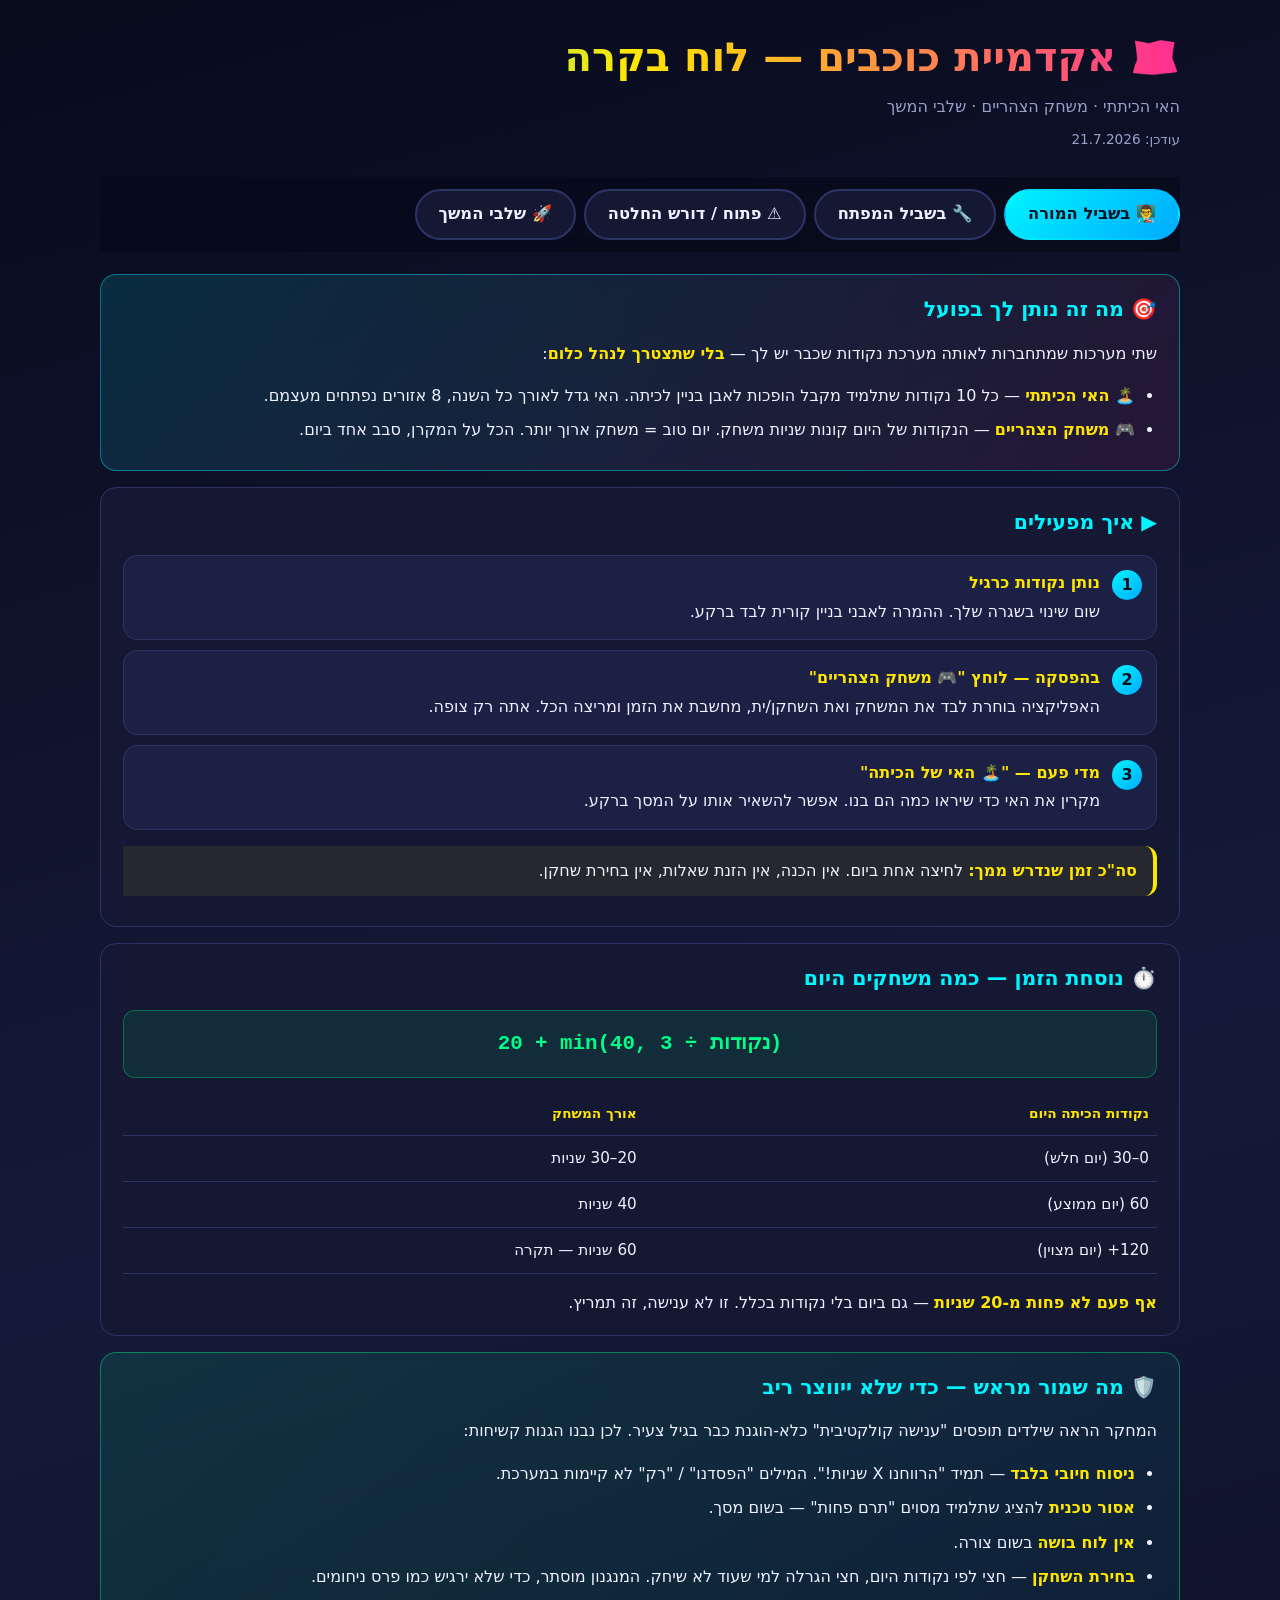
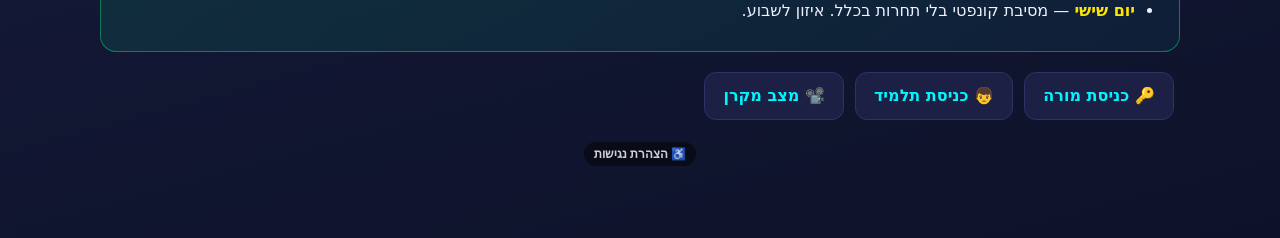
<file: roadmap.html>
<!DOCTYPE html>
<html lang="he" dir="rtl">
<head>
<meta charset="UTF-8">
<meta name="viewport" content="width=device-width,initial-scale=1">
<title>🗺️ אקדמיית כוכבים — לוח בקרה ושלבי המשך</title>
<style>
:root{
  --bg:#080b1c; --card:#141833; --card2:#1b2044; --line:#2c3466;
  --cy:#00f5ff; --yl:#ffe600; --pk:#ff2e93; --gr:#00ff88; --or:#ff9d3c;
  --tx:#eef1ff; --dim:#98a1c8;
}
*{box-sizing:border-box}
body{margin:0;background:linear-gradient(165deg,#080b1c,#151a3a 60%,#0e1229);color:var(--tx);
  font-family:"Segoe UI",system-ui,Arial,sans-serif;padding:24px 16px 60px;line-height:1.65}
.wrap{max-width:1080px;margin:0 auto}
h1{font-size:clamp(1.7em,4vw,2.5em);margin:0 0 4px;
  background:linear-gradient(90deg,var(--cy),var(--yl),var(--pk));-webkit-background-clip:text;background-clip:text;color:transparent}
.sub{color:var(--dim);margin-bottom:8px}
.updated{font-size:.85em;color:var(--dim);margin-bottom:26px}

.tabs{display:flex;gap:8px;flex-wrap:wrap;margin-bottom:22px;position:sticky;top:0;
  background:rgba(8,11,28,.94);padding:12px 0;z-index:20;backdrop-filter:blur(8px)}
.tab{background:var(--card);border:2px solid var(--line);color:var(--tx);font:inherit;font-weight:800;
  padding:10px 22px;border-radius:999px;cursor:pointer;font-size:1.02em;transition:.15s}
.tab:hover{border-color:var(--cy)}
.tab.on{background:linear-gradient(135deg,var(--cy),#0af);color:#04121f;border-color:transparent}
.panel{display:none} .panel.on{display:block}

.card{background:var(--card);border:1px solid var(--line);border-radius:16px;padding:18px 22px;margin-bottom:16px}
.card h2{font-size:1.28em;margin:0 0 14px;color:var(--cy);display:flex;align-items:center;gap:10px}
.card h3{font-size:1.05em;margin:18px 0 8px;color:var(--yl)}

.hero{background:linear-gradient(135deg,rgba(0,245,255,.13),rgba(255,46,147,.09));border-color:rgba(0,245,255,.4)}
.warn{background:linear-gradient(135deg,rgba(255,46,147,.13),rgba(255,157,60,.07));border-color:rgba(255,46,147,.45)}
.good{background:linear-gradient(135deg,rgba(0,255,136,.11),rgba(0,245,255,.05));border-color:rgba(0,255,136,.4)}

ul{margin:8px 0;padding-inline-start:22px} li{margin-bottom:8px}
b{color:var(--yl)}
code{background:rgba(255,255,255,.09);padding:2px 7px;border-radius:5px;font-family:Consolas,monospace;
  direction:ltr;display:inline-block;font-size:.9em}
a{color:var(--cy)}

table{width:100%;border-collapse:collapse;font-size:.95em;margin-top:6px}
th,td{text-align:right;padding:10px 8px;border-bottom:1px solid var(--line);vertical-align:top}
th{color:var(--yl);font-size:.9em;white-space:nowrap}
.st{font-weight:800;white-space:nowrap}
.done{color:var(--gr)} .prog{color:var(--or)} .todo{color:var(--dim)} .bug{color:var(--pk)}

.steps{list-style:none;padding:0;counter-reset:s}
.steps li{counter-increment:s;position:relative;padding:14px 56px 14px 14px;background:var(--card2);
  border:1px solid var(--line);border-radius:14px;margin-bottom:10px}
.steps li::before{content:counter(s);position:absolute;right:14px;top:14px;width:30px;height:30px;
  background:linear-gradient(135deg,var(--cy),#0af);color:#04121f;border-radius:50%;
  display:flex;align-items:center;justify-content:center;font-weight:900}
.steps .t{font-weight:800;color:var(--yl);display:block;margin-bottom:2px}

.big{font-size:1.3em;font-weight:900;color:var(--gr);text-align:center;
  background:rgba(0,255,136,.09);border:1px solid rgba(0,255,136,.3);
  border-radius:12px;padding:16px;margin:14px 0;direction:ltr;font-family:Consolas,monospace}
.pill{display:inline-block;background:rgba(0,245,255,.13);border:1px solid rgba(0,245,255,.38);
  border-radius:999px;padding:4px 14px;font-size:.88em;margin:3px 4px 3px 0}
.q{background:rgba(255,230,0,.08);border-right:4px solid var(--yl);padding:12px 16px;border-radius:0 12px 12px 0;margin:12px 0}
.links a{display:inline-block;background:var(--card2);border:1px solid var(--line);border-radius:12px;
  padding:10px 18px;margin:4px 6px 4px 0;text-decoration:none;font-weight:700}
.links a:hover{border-color:var(--cy)}
@media(max-width:640px){ th,td{padding:8px 4px;font-size:.9em} .card{padding:14px} }
</style>
<style id="a11y-base-v1">
:focus-visible{outline:3px solid #ffb300!important;outline-offset:2px}
@media (prefers-reduced-motion:reduce){*,*::before,*::after{animation-duration:.01ms!important;animation-iteration-count:1!important;transition-duration:.01ms!important;scroll-behavior:auto!important}}
.a11y-stmt{display:block;width:max-content;margin:18px auto 12px;position:relative;z-index:1;font:600 12px/1.2 Arial,sans-serif;color:#fff;background:rgba(0,0,0,.55);padding:5px 10px;border-radius:14px;text-decoration:none;opacity:.8}
.a11y-stmt:hover,.a11y-stmt:focus{opacity:1}
@media print{.a11y-stmt{display:none!important}}
</style>
</head>
<body>
<div class="wrap">

<h1>🗺️ אקדמיית כוכבים — לוח בקרה</h1>
<div class="sub">האי הכיתתי · משחק הצהריים · שלבי המשך</div>
<div class="updated">עודכן: 21.7.2026</div>

<div class="tabs">
  <button class="tab on" data-p="teacher">👨‍🏫 בשביל המורה</button>
  <button class="tab" data-p="dev">🔧 בשביל המפתח</button>
  <button class="tab" data-p="open">⚠️ פתוח / דורש החלטה</button>
  <button class="tab" data-p="future">🚀 שלבי המשך</button>
</div>

<!-- ============ מורה ============ -->
<div class="panel on" id="teacher">

<div class="card hero">
<h2>🎯 מה זה נותן לך בפועל</h2>
<p style="margin-top:0">שתי מערכות שמתחברות לאותה מערכת נקודות שכבר יש לך — <b>בלי שתצטרך לנהל כלום</b>:</p>
<ul>
<li><b>🏝️ האי הכיתתי</b> — כל 10 נקודות שתלמיד מקבל הופכות לאבן בניין לכיתה. האי גדל לאורך כל השנה, 8 אזורים נפתחים מעצמם.</li>
<li><b>🎮 משחק הצהריים</b> — הנקודות של היום קונות שניות משחק. יום טוב = משחק ארוך יותר. הכל על המקרן, סבב אחד ביום.</li>
</ul>
</div>

<div class="card">
<h2>▶️ איך מפעילים</h2>
<ol class="steps">
<li><span class="t">נותן נקודות כרגיל</span>שום שינוי בשגרה שלך. ההמרה לאבני בניין קורית לבד ברקע.</li>
<li><span class="t">בהפסקה — לוחץ "🎮 משחק הצהריים"</span>האפליקציה בוחרת לבד את המשחק ואת השחקן/ית, מחשבת את הזמן ומריצה הכל. אתה רק צופה.</li>
<li><span class="t">מדי פעם — "🏝️ האי של הכיתה"</span>מקרין את האי כדי שיראו כמה הם בנו. אפשר להשאיר אותו על המסך ברקע.</li>
</ol>
<div class="q"><b>סה"כ זמן שנדרש ממך:</b> לחיצה אחת ביום. אין הכנה, אין הזנת שאלות, אין בחירת שחקן.</div>
</div>

<div class="card">
<h2>⏱️ נוסחת הזמן — כמה משחקים היום</h2>
<div class="big">20 + min(40, נקודות ÷ 3)</div>
<table>
<tr><th>נקודות הכיתה היום</th><th>אורך המשחק</th></tr>
<tr><td>0–30 (יום חלש)</td><td>20–30 שניות</td></tr>
<tr><td>60 (יום ממוצע)</td><td>40 שניות</td></tr>
<tr><td>120+ (יום מצוין)</td><td>60 שניות — תקרה</td></tr>
</table>
<p style="margin-bottom:0"><b>אף פעם לא פחות מ-20 שניות</b> — גם ביום בלי נקודות בכלל. זו לא ענישה, זה תמריץ.</p>
</div>

<div class="card good">
<h2>🛡️ מה שמור מראש — כדי שלא ייווצר ריב</h2>
<p style="margin-top:0">המחקר הראה שילדים תופסים "ענישה קולקטיבית" כלא-הוגנת כבר בגיל צעיר. לכן נבנו הגנות קשיחות:</p>
<ul>
<li><b>ניסוח חיובי בלבד</b> — תמיד "הרווחנו X שניות!". המילים "הפסדנו" / "רק" לא קיימות במערכת.</li>
<li><b>אסור טכנית</b> להציג שתלמיד מסוים "תרם פחות" — בשום מסך.</li>
<li><b>אין לוח בושה</b> בשום צורה.</li>
<li><b>בחירת השחקן</b> — חצי לפי נקודות היום, חצי הגרלה למי שעוד לא שיחק. המנגנון מוסתר, כדי שלא ירגיש כמו פרס ניחומים.</li>
<li><b>יום שישי</b> — מסיבת קונפטי בלי תחרות בכלל. איזון לשבוע.</li>
</ul>
</div>

<div class="links">
  <a href="./?t=shay2026nikud">🔑 כניסת מורה</a>
  <a href="./">👦 כניסת תלמיד</a>
  <a href="./?t=shay2026nikud&projector=1">📽️ מצב מקרן</a>
</div>
</div>

<!-- ============ מפתח ============ -->
<div class="panel" id="dev">

<div class="card">
<h2>🧩 ארכיטקטורה</h2>
<p style="margin-top:0"><code>index.html</code> (190KB) נשאר כמעט ללא שינוי. כל החדש במודולים נפרדים שמתחברים דרך גשר אחד.</p>
<table>
<tr><th>קובץ</th><th>תפקיד</th><th>גודל</th></tr>
<tr><td><code>js/ak-bridge.js</code></td><td>שכבת <code>window.AK</code> — הגשר היחיד ל-index.html</td><td>~5KB</td></tr>
<tr><td><code>js/island-engine.js</code></td><td>מנוע תלת-מימד, מצלמה, בנייה, פתיחת אזורים</td><td>59KB</td></tr>
<tr><td><code>js/island-content.js</code></td><td>8 אזורים + 80 builders</td><td>69KB</td></tr>
<tr><td><code>js/class-games.js</code></td><td>4 משחקים, טיימרים, בחירת שחקן</td><td>~50KB</td></tr>
<tr><td><code>js/avatar-plus.js</code></td><td>שדרוג דמויות (chibi, מצמוץ, נשימה)</td><td>16KB</td></tr>
<tr><td><code>css/shop-plus.css</code></td><td>עיצוב חנות לפי נדירות</td><td>12KB</td></tr>
<tr><td><code>vendor/three.min.js</code></td><td>Three.js r128 מקומי</td><td>603KB</td></tr>
</table>
<h3>נקודות החיבור ב-index.html</h3>
<ul>
<li><code>addPoints()</code> — שני hooks: המרה 10:1 לאבני בניין (עם שמירת שארית), ו-<code>ClassGames.onPointsAdded</code></li>
<li><code>build3DCharacter()</code> — hooks ל-<code>AvatarPlus.enhance/idle/lights</code> + 14 תיוגי <code>userData.ak</code></li>
<li>שני כפתורים ב-<code>.footer-actions</code> + טאב "האי שלנו" במסך התלמיד</li>
</ul>
</div>

<div class="card">
<h2>✅ מה נבנה ואומת</h2>
<table>
<tr><th>רכיב</th><th>סטטוס</th><th>אימות</th></tr>
<tr><td>מחקר עומק (RESEARCH.md)</td><td class="st done">✓ הושלם</td><td>397 שורות, 30+ מקורות</td></tr>
<tr><td>מנוע האי — 8 אזורים</td><td class="st done">✓ הושלם</td><td>נבדק בדפדפן</td></tr>
<tr><td>80 מבנים</td><td class="st done">✓ הושלם</td><td>80/80 builders תואמים</td></tr>
<tr><td>4 משחקים</td><td class="st done">✓ הושלם</td><td>צילומי מסך לכל אחד</td></tr>
<tr><td>דמויות + חנות</td><td class="st done">✓ הושלם</td><td>patch הוחל, 20 עוגנים</td></tr>
<tr><td>המרת נקודות → אבנים</td><td class="st done">✓ הושלם</td><td>נבדק: 50 נק' → 5 אבנים</td></tr>
<tr><td>נוסחת הזמן</td><td class="st done">✓ הושלם</td><td>נבדק: רצפה 20, תקרה 60</td></tr>
<tr><td>פריסה ל-GitHub Pages</td><td class="st done">✓ חי</td><td>200 על כל הקבצים</td></tr>
</table>
</div>

<div class="card warn">
<h2>🐛 באגים שנתפסו ותוקנו</h2>
<table>
<tr><th>הבאג</th><th>למה זה היה קריטי</th></tr>
<tr><td><b>Three.js מ-CDN</b></td><td>ה-CDN נחסם ← <b>כל האפליקציה קרסה</b>, לא רק האי. רשתות בתי ספר חוסמות CDN-ים. עבר לקובץ מקומי עם CDN כגיבוי.</td></tr>
<tr><td><b>האי נטען בדמדומים</b></td><td><code>phase=0.28</code> נחשב "יום קבוע" אבל זה 40% אור בלבד — לא קריא על מקרן דהוי.</td></tr>
<tr><td><b>סנכרון הענן דרס את האי</b></td><td>ה-state מהשרת נשמר לפני שהאי היה קיים ← שדות האי נמחקו. הגשר עוטף <code>getActiveClass</code>.</td></tr>
<tr><td><b>זמן משחק חוזר ללא הגבלה</b></td><td><code>dailyDone</code> נבדק רק בהפעלה אוטומטית ← כל לחיצה חילקה מחדש 60 שניות. <b>הזמן הפסיק להיות משאב.</b></td></tr>
<tr><td><b>"מירוץ הצבעים" מסך מת</b></td><td>2–5 סיבובים לכל המשחק ← 13 שניות בלי כלום בין הכרזות. עכשיו סיבוב כל 2.6 שניות.</td></tr>
<tr><td><b>הכרזת הקהל הסתירה את המשחק</b></td><td>הכיתוב ישב בדיוק על קו הרצפה שבו רצה הדמות.</td></tr>
</table>
</div>
</div>

<!-- ============ פתוח ============ -->
<div class="panel" id="open">

<div class="card warn">
<h2>🚨 דורש טיפול לפני שימוש אמיתי</h2>

<h3>1. נתוני בדיקה נכנסו ל-Firebase האמיתי</h3>
<p>בדיקות ה-QA רצו מול אותו בסיס נתונים של הכיתה והוסיפו נקודות לתלמידים אמיתיים, וכן אבני בניין לקופה.
<b>צריך להחליט מה לאפס</b> — רק קופת האי, או גם הנקודות.</p>

<h3>2. אין כרגע שום הרשאת בנייה</h3>
<p>זו הבעיה הכי חשובה. כרגע <b>כל מי שפותח את האי — כולל כל תלמיד — יכול להוציא את כל קופת הכיתה</b>,
וגם למחוק מבנים שאחרים בנו. ילד אחד יכול לקנות ספינה ב-390 ולרוקן שבועיים של עבודה.</p>
<div class="q">🔬 <b>סוכן מחקר רץ כרגע</b> על השאלה הזו — כולל הפחד שהעלית מטענות על ועדה, והרעיון של בנייה אוטומטית בכיתה + תקציב אישי לחלקה מהבית.</div>
</div>

<div class="card">
<h2>❓ החלטות שכבר קיבלת</h2>
<table>
<tr><th>שאלה</th><th>ההחלטה</th></tr>
<tr><td>ועדת בנייה?</td><td class="st bug">✗ נפסל</td></tr>
<tr><td>מחיקת מבנים?</td><td class="st done">אף אחד — <b>בנייה סופית</b></td></tr>
<tr><td>תקציב אישי</td><td>משולב בכיתתי, לא מנותק</td></tr>
<tr><td>בנייה בשטח המשותף</td><td>נוטה ל<b>אוטומטי</b> — בלי מחליט אנושי</td></tr>
<tr><td>בנייה מהבית</td><td>בחלקה האישית בלבד</td></tr>
</table>
<p style="margin-bottom:0">הרציונל שהנחה הכל: <b>אם אף אחד לא מחליט — אין על מי להתלונן.</b></p>
</div>
</div>

<!-- ============ המשך ============ -->
<div class="panel" id="future">

<div class="card hero">
<h2>📍 השלב הבא — מיד</h2>
<ol class="steps">
<li><span class="t">מנגנון הבעלות</span>לפי תוצאות המחקר: בנייה אוטומטית בשטח המשותף + ארנק אישי לחלקה. זה חוסם שימוש אמיתי — הכי דחוף.</li>
<li><span class="t">איפוס נתוני הבדיקה</span>ניקוי מה שהבדיקות הכניסו ל-Firebase.</li>
<li><span class="t">בדיקת 7 האזורים הנותרים</span>ראיתי בעיניים רק את "חוף הכוכבים". יער/חווה/כפר/הר/מדבר/הר-אש/שמיים לא אומתו ויזואלית.</li>
</ol>
</div>

<div class="card">
<h2>🔭 אחר כך</h2>
<table>
<tr><th>משימה</th><th>מה זה</th><th>עדיפות</th></tr>
<tr><td>6 המשחקים הנותרים</td><td>המחקר פיתח 10 רעיונות, מומשו 4. יש עוד: מכונה קופצת, שיר הפעמון, מגדל הקוביות, מי מסתתר, מרוץ הכוכבים.</td><td class="st prog">בינונית</td></tr>
<tr><td>מצב אמביינט</td><td>האי כמסך רקע של הכיתה כל היום, עם סיור מצלמה אוטומטי. הקוד קיים — חסר כפתור.</td><td class="st prog">בינונית</td></tr>
<tr><td>מצב מקרן מלא</td><td><code>?projector=1</code> קיים אבל לא נבדק לעומק.</td><td class="st prog">בינונית</td></tr>
<tr><td>הפעלה עצמית</td><td>המשחק מתחיל לבד ב-12:15 בלי אף לחיצה.</td><td class="st todo">נמוכה</td></tr>
<tr><td>תפקידי אי</td><td>תורן/ועדה/קופאי ברוטציה אוטומטית. הקוד קיים חלקית.</td><td class="st todo">נמוכה</td></tr>
<tr><td>בדיקת עומס</td><td>24 תלמידים + אי מלא — לוודא 60fps על טאבלט של בית ספר.</td><td class="st todo">לפני ספטמבר</td></tr>
</table>
</div>

<div class="card">
<h2>📅 לוח שנה מתוכנן</h2>
<table>
<tr><th>חודש</th><th>אזור שנפתח</th><th>סף</th></tr>
<tr><td>ספטמבר</td><td>🏖️ חוף הכוכבים</td><td>0</td></tr>
<tr><td>אוקטובר</td><td>🌲 יער הלחישות</td><td>120</td></tr>
<tr><td>נובמבר</td><td>🚜 חוות האלופים</td><td>300</td></tr>
<tr><td>דצמבר–ינואר</td><td>🏘️ כפר הידע</td><td>520</td></tr>
<tr><td>פברואר</td><td>🏔️ הר הקרח</td><td>780</td></tr>
<tr><td>מרץ</td><td>🏜️ מדבר הזהב</td><td>1,050</td></tr>
<tr><td>אפריל–מאי</td><td>🌋 הר האש</td><td>1,350</td></tr>
<tr><td>יוני</td><td>☁️ איי השמיים</td><td>1,700</td></tr>
</table>
<p style="margin-bottom:0;color:var(--dim)">מבוסס על ~50 אבנים בשבוע (כיתה של 24 עם 60–120 נקודות ביום).</p>
</div>

<div class="card">
<h2>📚 מסמכים</h2>
<div class="links">
  <a href="RESEARCH.md">📄 מחקר העומק</a>
  <a href="RESEARCH_OWNERSHIP.md">📄 מחקר הבעלות</a>
  <a href="SPEC.md">📄 חוזה טכני</a>
  <a href="https://github.com/shemesh613/akademiat-kohavim">💻 GitHub</a>
</div>
</div>
</div>

</div>
<script>
document.querySelectorAll('.tab').forEach(function(b){
  b.onclick=function(){
    document.querySelectorAll('.tab').forEach(function(x){x.classList.remove('on')});
    document.querySelectorAll('.panel').forEach(function(x){x.classList.remove('on')});
    b.classList.add('on');
    document.getElementById(b.dataset.p).classList.add('on');
    window.scrollTo({top:0,behavior:'smooth'});
  };
});
</script>
<a class="a11y-stmt" href="accessibility.html">♿ הצהרת נגישות</a>
<script id="a11y-base-v1-js">
/* accessibility layer: keyboard + screen-reader names for clickable non-button elements */
(function(){
  function fix(el){
    if(el.dataset.a11y||/^(BUTTON|A|INPUT|SELECT|TEXTAREA|LABEL|BODY|HTML)$/.test(el.tagName))return;
    el.dataset.a11y='1';
    if(!el.getAttribute('role'))el.setAttribute('role','button');
    if(!el.hasAttribute('tabindex'))el.tabIndex=0;
    if(!(el.textContent||'').trim()&&!el.getAttribute('aria-label'))el.setAttribute('aria-label',el.getAttribute('title')||'כפתור');
    el.addEventListener('keydown',function(e){if(e.target===el&&(e.key==='Enter'||e.key===' ')){e.preventDefault();el.click()}});
  }
  function scan(){
    try{
      document.querySelectorAll('[onclick]').forEach(fix);
      document.querySelectorAll('input[placeholder]:not([aria-label]),textarea[placeholder]:not([aria-label])').forEach(function(i){i.setAttribute('aria-label',i.placeholder)});
      document.querySelectorAll('img:not([alt])').forEach(function(i){i.setAttribute('alt','')});
      document.querySelectorAll('button:not([aria-label])').forEach(function(b){if(!(b.textContent||'').trim())b.setAttribute('aria-label',b.getAttribute('title')||'כפתור')});
    }catch(e){}
  }
  var t=0;function later(){if(t)return;t=setTimeout(function(){t=0;scan()},400)}
  function start(){scan();try{new MutationObserver(later).observe(document.body,{childList:true,subtree:true})}catch(e){}}
  if(document.readyState==='loading')document.addEventListener('DOMContentLoaded',start);else start();
})();
</script>
</body>
</html>
</file>
<file: css/shop-plus.css>
/*
 * shop-plus.css — שכבת העיצוב של החנות ב"אקדמיית הכוכבים".
 * נטען אחרי ה-<style> הפנימי ולפני css/theme.css.
 *
 * שפה: "אלבום מדבקות" בהיר — כרטיסים לבנים על גוף-מודל קרם, מסגרות
 * נדירות בצבע מלא (rare=שמיים / epic=ענב / mythic=זהב), זוהר ל-mythic
 * בלבד, מצב נעול מכובד (מקווקו + מנעול, לא אפרורי-עצוב).
 *
 * כללי מקרן (RESEARCH.md §9.3): טקסט קריטי ≥22px, משקל 900, גבולות
 * מלאים 2-3px, בלי אפור-דק-שקוף. RTL מלא, prefers-reduced-motion מכובד.
 * CSS בלבד על מרקאפ קיים (renderShopItem / renderStudentShopItem).
 */

/* ---------------------------------------------------------------------
   0) טוקנים מקומיים — נגזרים מ-5 צבעי היסוד של theme.css
--------------------------------------------------------------------- */
:root {
  --akp-common: #a9713f;   /* פריט רגיל = מסגרת עץ, כמו כל המוצר */
  --akp-rare:   #2ea8ff;   /* שמיים */
  --akp-epic:   #8b5cf6;   /* ענב  */
  --akp-mythic: #ffb800;   /* זהב  */
  --akp-ok:     #34c759;   /* עלה  */
  --akp-danger: #ff5d5d;   /* אלמוג */
  --akp-ink:    #1c2340;
  --akp-card-bg: #ffffff;
  --akp-card-bg-hover: #fffdf4;
}

/* ---------------------------------------------------------------------
   1) רשת — כרטיסים גדולים וקריאים ממרחק
--------------------------------------------------------------------- */
.shop-grid {
  grid-template-columns: repeat(auto-fill, minmax(158px, 1fr));
  gap: 14px;
  margin-bottom: 6px;
}

/* ---------------------------------------------------------------------
   2) כרטיס פריט — "מדבקה" לבנה עם מסגרת עץ וצל תחתון לחיץ
--------------------------------------------------------------------- */
.shop-item {
  background: var(--akp-card-bg);
  border: 3px solid var(--akp-common);
  border-radius: 18px;
  padding: 14px 10px 12px;
  box-shadow: 0 3px 0 rgba(169,113,63,0.35), 0 2px 8px rgba(20,30,60,0.10);
  position: relative;
  overflow: hidden;
  isolation: isolate;
  transition: transform 0.28s cubic-bezier(0.34,1.56,0.64,1), box-shadow 0.28s ease, border-color 0.28s ease, background 0.28s ease;
}

/* ברק חולף בריחוף — קישוט טהור על ::before, בלי שינוי מרקאפ */
.shop-item::before {
  content: '';
  position: absolute; inset: -60% -60%;
  background: linear-gradient(115deg, transparent 40%, rgba(255,255,255,0.55) 50%, transparent 60%);
  transform: translateX(-120%);
  transition: transform 0.7s ease;
  pointer-events: none;
  z-index: 1;
}
.shop-item:hover::before { transform: translateX(120%); }

.shop-item:hover {
  transform: translateY(-5px) scale(1.03);
  border-color: var(--akp-mythic);
  background: var(--akp-card-bg-hover);
  box-shadow: 0 8px 0 rgba(201,143,0,0.30), 0 12px 24px rgba(20,30,60,0.16);
}

/* בבעלות — פתק ירקרק; לבוש — כרטיס זהב עם כתר */
.shop-item.owned {
  border-color: var(--akp-ok);
  background: linear-gradient(180deg, #f1fbf4, #e3f7e9);
  animation: akp-buy-pop 0.55s cubic-bezier(0.34,1.56,0.64,1);
}
.shop-item.equipped {
  border-color: var(--akp-mythic);
  background: linear-gradient(180deg, #fff7dd, #ffefc4);
  box-shadow: 0 0 0 3px rgba(255,184,0,0.35), 0 3px 0 #c98f00, 0 2px 8px rgba(20,30,60,0.10);
  animation: akp-buy-pop 0.55s cubic-bezier(0.34,1.56,0.64,1);
}
.shop-item.equipped::after {
  content: '⭐';
  position: absolute;
  top: 6px;
  inset-inline-start: 8px;
  font-size: 20px;
  z-index: 2;
  pointer-events: none;
  filter: drop-shadow(0 1px 0 #ffffff);
  animation: akp-star-pop 0.6s cubic-bezier(0.34,1.56,0.64,1);
}

/* אנימציית קנייה — הכרטיס "נחתם" כמו מדבקה שהודבקה + ניצוץ קצר */
@keyframes akp-buy-pop {
  0%   { transform: scale(0.82) rotate(-4deg); }
  55%  { transform: scale(1.08) rotate(2deg); }
  100% { transform: scale(1) rotate(0); }
}
@keyframes akp-star-pop {
  0%   { transform: scale(0) rotate(-180deg); }
  60%  { transform: scale(1.5) rotate(15deg); }
  100% { transform: scale(1) rotate(0); }
}

/* ---------------------------------------------------------------------
   3) מצב נעול — "עוד לא הגעת" מכובד: מקווקו + מנעול-שבב, לא דהוי-עצוב
--------------------------------------------------------------------- */
.shop-item.locked {
  opacity: 1;
  cursor: not-allowed;
  background: #f5f8fd;
  border: 3px dashed #8fa9d0;
  filter: none;
  box-shadow: 0 2px 8px rgba(20,30,60,0.08);
}
.shop-item.locked:hover {
  transform: none;
  border-color: #8fa9d0;
  background: #f5f8fd;
  box-shadow: 0 2px 8px rgba(20,30,60,0.08);
}
.shop-item.locked::before { display: none; }
.shop-item.locked::after {
  content: '🔒';
  position: absolute;
  top: 6px;
  inset-inline-start: 8px;
  font-size: 16px;
  line-height: 1;
  background: #ffffff;
  border: 2px solid #8fa9d0;
  border-radius: 999px;
  padding: 4px 7px;
  z-index: 2;
  pointer-events: none;
  box-shadow: 0 2px 6px rgba(20,30,60,0.15);
}
.shop-item.locked .shop-preview { filter: grayscale(0.35); opacity: 0.9; }
/* תג המחיר הופך ל"יעד חיסכון" — מתאר זהב על לבן, עדיין שאפתני */
.shop-item.locked .shop-price {
  background: #ffffff;
  color: #7c5a00;
  border: 2px solid #c98f00;
  box-shadow: none;
}

/* ---------------------------------------------------------------------
   4) נדירות — מסגרות צבע מלאות + רקע מגוון; זוהר נושם ל-mythic בלבד
--------------------------------------------------------------------- */
.shop-item.rarity-rare {
  border: 3px solid var(--akp-rare) !important;
  background: linear-gradient(180deg, #f2f9ff, #e2f2ff);
  box-shadow: 0 3px 0 rgba(24,119,194,0.40), 0 2px 8px rgba(20,30,60,0.10);
  animation: none;
}
.shop-item.rarity-epic {
  border: 3px solid var(--akp-epic) !important;
  background: linear-gradient(180deg, #f6f1ff, #ece2ff);
  box-shadow: 0 3px 0 rgba(106,63,209,0.40), 0 2px 8px rgba(20,30,60,0.10);
  animation: none;
}
.shop-item.rarity-mythic {
  border: 3px solid var(--akp-mythic) !important;
  background: linear-gradient(180deg, #fff8e1, #ffeebd);
  box-shadow: 0 0 0 3px rgba(255,184,0,0.35), 0 0 22px rgba(255,184,0,0.55), 0 3px 0 #c98f00;
  animation: akp-mythic-glow 2.2s ease-in-out infinite;
}
@keyframes akp-mythic-glow {
  0%, 100% { box-shadow: 0 0 0 3px rgba(255,184,0,0.35), 0 0 22px rgba(255,184,0,0.55), 0 3px 0 #c98f00; }
  50%      { box-shadow: 0 0 0 4px rgba(255,184,0,0.55), 0 0 38px rgba(255,184,0,0.85), 0 3px 0 #c98f00; }
}

/* הילה נושמת מאחורי התצוגה המקדימה — mythic בלבד */
.shop-item.rarity-mythic .shop-preview { position: relative; }
.shop-item.rarity-mythic .shop-preview::after {
  content: '';
  position: absolute; inset: -10px;
  border-radius: 50%;
  background: radial-gradient(circle, rgba(255,184,0,0.55) 0%, transparent 70%);
  z-index: -1;
  animation: akp-halo-pulse 2.4s ease-in-out infinite;
}
@keyframes akp-halo-pulse {
  0%, 100% { opacity: 0.35; transform: scale(0.95); }
  50%      { opacity: 0.75; transform: scale(1.12); }
}

/* ---------------------------------------------------------------------
   5) תצוגה מקדימה — צלוחית בהירה עם טבעת עדינה (בלי לעוות את ה-canvas)
--------------------------------------------------------------------- */
.shop-preview {
  width: 96px;
  height: 96px;
  border-radius: 14px;
  margin: 0 auto 10px;
  background: radial-gradient(circle at 50% 30%, #ffffff, #e9f2fc 80%);
  box-shadow: inset 0 0 0 2px rgba(169,113,63,0.20);
}

/* ---------------------------------------------------------------------
   6) טקסט — דיו כהה על בהיר, ≥22px לשם הפריט, שבבי מחיר/סטטוס מלאים
--------------------------------------------------------------------- */
.shop-name {
  font-size: 22px;
  font-weight: 900;
  color: var(--akp-ink);
  margin-bottom: 8px;
  line-height: 1.25;
  text-shadow: none;
  position: relative;
  z-index: 2;
}

.shop-price,
.shop-status {
  display: inline-flex;
  align-items: center;
  justify-content: center;
  gap: 4px;
  font-size: 18px;
  font-weight: 900;
  padding: 6px 16px;
  border-radius: 999px;
  line-height: 1.3;
  position: relative;
  z-index: 2;
}
.shop-price {
  background: linear-gradient(180deg, #ffd34d, #ffb800);
  color: #3a2a00;
  border: 2px solid #c98f00;
  box-shadow: 0 2px 0 #c98f00;
}
.shop-status {
  background: linear-gradient(180deg, #55d879, #34c759);
  color: #ffffff;
  text-shadow: 0 1px 0 rgba(10,80,30,0.5);
  border: 2px solid #1f8f3d;
  box-shadow: 0 2px 0 #1f8f3d;
}
.shop-item.equipped .shop-status {
  background: linear-gradient(180deg, #ffd34d, #ffb800);
  color: #3a2a00;
  text-shadow: none;
  border-color: #c98f00;
  box-shadow: 0 2px 0 #c98f00;
}

/* ---------------------------------------------------------------------
   7) תג נדירות — גלולה קטנה עם מסגרת לבנה, קופצת על רקע בהיר
--------------------------------------------------------------------- */
.rarity-badge {
  top: 8px;
  right: 8px;
  font-size: 15px;
  font-weight: 900;
  padding: 4px 12px;
  border-radius: 999px;
  border: 2px solid #ffffff;
  box-shadow: 0 2px 6px rgba(20,30,60,0.30);
  letter-spacing: 0.02em;
  z-index: 2;
}

/* ---------------------------------------------------------------------
   8) סרגלי אוסף — "פס מדבקות שהושלמו" על קרם, מילוי זהב עם נצנוץ
--------------------------------------------------------------------- */
.collection-bar {
  background: #fffaee;
  border: 2px solid #e0cfa4;
  border-radius: 16px;
  padding: 12px 18px;
  gap: 14px;
  box-shadow: inset 0 2px 0 rgba(255,255,255,0.7), 0 2px 8px rgba(20,30,60,0.08);
}
.collection-bar span { font-size: 22px !important; color: var(--akp-ink); }
/* הספאן של האחוזים מקבל inline color זהוב-חיוור — מכהים אותו לקריאות מקרן */
.collection-bar span[style] { color: #b06a00 !important; }
.collection-bar .progress {
  height: 16px;
  border-radius: 999px;
  background: #efe4c8;
  border: 2px solid #e0cfa4;
  box-shadow: inset 0 2px 4px rgba(120,90,40,0.20);
}
.collection-bar .progress .fill {
  background: linear-gradient(90deg, #ffb800, #ff8f1f);
  box-shadow: none;
  border-radius: 999px;
  position: relative;
  overflow: hidden;
}
.collection-bar .progress .fill::after {
  content: '';
  position: absolute; inset: 0;
  background: linear-gradient(115deg, transparent 30%, rgba(255,255,255,0.65) 48%, transparent 66%);
  animation: akp-fill-shimmer 2.6s linear infinite;
}
@keyframes akp-fill-shimmer {
  0%   { transform: translateX(-100%); }
  100% { transform: translateX(100%); }
}

/* ---------------------------------------------------------------------
   9) כותרות קטגוריה בחנות — גדולות, עם קו-זהב, בלי צל-כהה
--------------------------------------------------------------------- */
#modalBody h3,
#studentBody h3 {
  font-size: 26px !important;
  font-weight: 900 !important;
  letter-spacing: 0.01em;
  display: flex;
  align-items: center;
  gap: 8px;
  padding-bottom: 6px;
  border-bottom: 3px solid #ffb800;
  text-shadow: none;
}

/* ---------------------------------------------------------------------
   10) תיבת ההפתעה — טקסט קריא על השלט הסגול הבהיר (העיצוב עצמו ב-theme.css)
--------------------------------------------------------------------- */
.box-section { border-width: 3px; }
.box-section h2 { font-size: 28px; color: var(--akp-ink); text-shadow: none; }
.box-section p { font-size: 22px !important; color: #5b6688 !important; }

/* ---------------------------------------------------------------------
   11) רשת ביטחון RTL — התגים נשארים בפינה הנכונה גם בטעינה על עמוד LTR
--------------------------------------------------------------------- */
[dir="rtl"] .rarity-badge { right: 8px; left: auto; }
[dir="ltr"] .rarity-badge { left: 8px; right: auto; }

/* ---------------------------------------------------------------------
   12) prefers-reduced-motion — כיבוי מלא של כל התנועה בקובץ הזה
--------------------------------------------------------------------- */
@media (prefers-reduced-motion: reduce) {
  .shop-item,
  .shop-item::before,
  .shop-item::after,
  .shop-item.rarity-mythic,
  .shop-item.rarity-mythic .shop-preview::after,
  .shop-item.owned,
  .shop-item.equipped,
  .shop-item.equipped::after,
  .collection-bar .progress .fill::after {
    animation: none !important;
    transition: none !important;
  }
  .shop-item::before { display: none; }
}
</file>
<file: css/theme.css>
/*
 * theme.css — שפת העיצוב "יום שמש בכיתה" של אקדמיית הכוכבים.
 * נטען אחרון (אחרי ה-<style> הפנימי ואחרי shop-plus.css) ולכן דורס בקסקדה רגילה.
 *
 * מקור אמת: RESEARCH_DESIGN.md —
 *   5 צבעי אנרגיה + נייטרלים, סקאלת 8 גדלים, רדיוסים, צללי "צעצוע",
 *   גבולות מלאים 2-3px (מקרן דהוי — RESEARCH.md §9.3), שפת "שלט העץ" של האי.
 *
 * עקרונות:
 *   - מסך הכיתה = לוח מודעות חם: עמודות-שעם, כותרות-שלט עץ, כרטיסי-פתק לבנים.
 *   - זוהר (glow) שמור לרגעי חגיגה בלבד (celebrating / mythic / tier4).
 *   - כל טקסט קריטי ≥22px ובמשקל כבד. RTL מלא. prefers-reduced-motion מכובד.
 *   - CSS בלבד — אפס שינויי מרקאפ; לא נוגעים בממדי canvas (רק box-shadow).
 */

/* =====================================================================
   0) טוקנים — מקור אמת אחד
===================================================================== */
:root {
  /* 5 צבעי אנרגיה */
  --gold:  #ffb800;
  --coral: #ff5d5d;
  --sky:   #2ea8ff;
  --leaf:  #34c759;
  --grape: #8b5cf6;

  /* גוונים כהים לצל-תחתון "לחיץ" של כל צבע (כפתורי צעצוע) */
  --gold-deep:  #c98f00;
  --coral-deep: #d13c3c;
  --sky-deep:   #1877c2;
  --leaf-deep:  #1f8f3d;
  --grape-deep: #6a3fd1;

  /* נייטרלים */
  --bg-sky-top:    #eaf6ff;
  --bg-sky-bottom: #d3ecff;
  --surface:       #ffffff;
  --surface-alt:   #f2f7ff;
  --ink:           #1c2340;
  --ink-dim:       #5b6688;

  /* שפת "שלט העץ" של האי */
  --wood:       #a9713f;
  --wood-deep:  #7d4f24;
  --wood-light: #c08a52;
  --cream:      #fffaee;
  --cream-deep: #f4e8c8;

  /* טיפוגרפיה — Major Third */
  --fs-xs:      14px;
  --fs-sm:      18px;
  --fs-md:      22px;   /* רצפת המקרן */
  --fs-lg:      28px;
  --fs-xl:      36px;
  --fs-xxl:     46px;
  --fs-display: 60px;
  --fs-hero:    88px;

  /* רדיוסים */
  --r-chip:  10px;
  --r-btn:   16px;
  --r-card:  24px;
  --r-modal: 32px;
  --r-pill:  999px;

  /* צללים רכים — שלוש רמות */
  --shadow-sm: 0 2px 8px rgba(20,30,60,0.10);
  --shadow-md: 0 8px 20px rgba(20,30,60,0.14);
  --shadow-lg: 0 16px 40px rgba(20,30,60,0.18);
}

/* =====================================================================
   1) רקע — שמיים עם עומק: גרדיאנט + גבעות ירוקות עדינות בתחתית
===================================================================== */
body {
  background: linear-gradient(180deg, var(--bg-sky-top) 0%, var(--bg-sky-bottom) 62%, #c2e4ff 100%);
  color: var(--ink);
}
/* body::before = העננים הקיימים; body::after = גבעות CSS בתחתית המסך */
body::after {
  content: '';
  position: fixed;
  left: 0; right: 0; bottom: 0;
  height: 24vh;
  pointer-events: none;
  z-index: 0;
  background:
    radial-gradient(130% 95% at 88% 128%, #b4e390 0 54%, transparent 55%),
    radial-gradient(140% 100% at 10% 132%, #a2dc7c 0 57%, transparent 58%),
    radial-gradient(230% 135% at 50% 158%, #8fd167 0 60%, transparent 61%);
  opacity: 0.45;
}

/* חלקיקים מרחפים — צבעי היסוד ברכות, לא ניאון */
.bubble1 { background: radial-gradient(circle at 30% 30%, rgba(46,168,255,0.45), rgba(46,168,255,0)); }
.bubble2 { background: radial-gradient(circle at 30% 30%, rgba(255,93,93,0.40),  rgba(255,93,93,0)); }
.bubble3 { background: radial-gradient(circle at 30% 30%, rgba(255,184,0,0.50),  rgba(255,184,0,0)); }
.bubble4 { background: radial-gradient(circle at 30% 30%, rgba(52,199,89,0.42),  rgba(52,199,89,0)); }
.bubble5 { background: radial-gradient(circle at 30% 30%, rgba(139,92,246,0.40), rgba(139,92,246,0)); }

/* =====================================================================
   2) כותרת עליונה — קורת עץ בהירה עם "עורקי עץ" עדינים
===================================================================== */
header {
  background:
    repeating-linear-gradient(90deg, rgba(169,113,63,0.05) 0 3px, transparent 3px 16px),
    linear-gradient(180deg, #fffdf4, #fff3d8);
  border-bottom: 4px solid var(--wood);
  box-shadow: 0 6px 18px rgba(20,30,60,0.12);
  padding: 12px 24px;
}

/* לוגו — "שלט זהב": גרדיאנט זהב אנכי + צל חום, בלי קשת ניאון נעה */
.logo {
  font-size: 30px;
  background: linear-gradient(180deg, #ffcf3d 15%, var(--gold) 55%, #f08c00 100%);
  -webkit-background-clip: text;
  background-clip: text;
  color: transparent;
  animation: none;
  filter: drop-shadow(0 2px 0 rgba(125,79,36,0.45)) drop-shadow(0 4px 8px rgba(20,30,60,0.15));
}

/* טאבים של כיתות — שלטי עץ קטנים; הפעיל צבוע זהב */
.tab {
  font-size: var(--fs-md);
  padding: 8px 18px;
  background: var(--surface);
  border: 3px solid var(--wood);
  border-radius: 14px;
  color: var(--ink);
  box-shadow: 0 3px 0 rgba(169,113,63,0.5);
}
.tab:hover { background: var(--cream); transform: translateY(-1px); }
.tab.active {
  background: linear-gradient(180deg, #ffc83d, var(--gold));
  border-color: var(--gold-deep);
  color: #3a2a00;
  box-shadow: 0 3px 0 var(--gold-deep);
  text-shadow: none;
}
.tab .x { opacity: 0.75; }
.tab .x:hover { background: rgba(0,0,0,0.15); }

/* =====================================================================
   3) כפתורים — "כפתורי צעצוע": מלאים, עגולים, צל תחתון קשיח, active מכווץ
===================================================================== */
.btn {
  font-size: var(--fs-md);
  padding: 10px 20px;
  background: var(--surface);
  border: 3px solid var(--wood);
  border-radius: var(--r-btn);
  color: var(--ink);
  box-shadow: 0 4px 0 rgba(169,113,63,0.55), var(--shadow-sm);
  transition: transform 0.12s ease, box-shadow 0.12s ease, background 0.12s ease;
}
.btn:hover { background: var(--cream); transform: translateY(-2px); box-shadow: 0 6px 0 rgba(169,113,63,0.55), var(--shadow-md); }
.btn:active { transform: translateY(3px); box-shadow: 0 1px 0 rgba(169,113,63,0.55); }

.btn-primary {
  background: linear-gradient(180deg, #55b9ff, var(--sky));
  border-color: var(--sky-deep);
  color: #ffffff;
  text-shadow: 0 1px 0 rgba(9,70,120,0.5);
  box-shadow: 0 4px 0 var(--sky-deep), var(--shadow-sm);
}
.btn-primary:hover { background: linear-gradient(180deg, #6cc3ff, #3fb0ff); box-shadow: 0 6px 0 var(--sky-deep), var(--shadow-md); }
.btn-primary:active { box-shadow: 0 1px 0 var(--sky-deep); }

.btn-warning {
  background: linear-gradient(180deg, #ffc83d, var(--gold));
  border-color: var(--gold-deep);
  color: #3a2a00;
  text-shadow: none;
  box-shadow: 0 4px 0 var(--gold-deep), var(--shadow-sm);
}
.btn-warning:hover { box-shadow: 0 6px 0 var(--gold-deep), var(--shadow-md); }
.btn-warning:active { box-shadow: 0 1px 0 var(--gold-deep); }

.btn-danger {
  background: linear-gradient(180deg, #ff7676, var(--coral));
  border-color: var(--coral-deep);
  color: #ffffff;
  text-shadow: 0 1px 0 rgba(120,20,20,0.5);
  box-shadow: 0 4px 0 var(--coral-deep), var(--shadow-sm);
}
.btn-danger:hover { box-shadow: 0 6px 0 var(--coral-deep), var(--shadow-md); }
.btn-danger:active { box-shadow: 0 1px 0 var(--coral-deep); }

/* =====================================================================
   4) הכיתה — עמודות כ"לוחות שעם" ממוסגרים בעץ
===================================================================== */
.classroom { gap: 18px; padding: 24px 24px 40px; }

.column {
  background:
    radial-gradient(rgba(169,113,63,0.10) 1.5px, transparent 2px) 0 0 / 24px 24px,
    linear-gradient(180deg, var(--cream), #fdf2d7);
  backdrop-filter: none;
  -webkit-backdrop-filter: none;
  border: 3px solid var(--wood);
  border-radius: var(--r-card);
  padding: 14px;
  box-shadow: var(--shadow-md), inset 0 2px 0 rgba(255,255,255,0.65);
}
.column.drag-over {
  border-color: var(--sky);
  background:
    radial-gradient(rgba(46,168,255,0.10) 1.5px, transparent 2px) 0 0 / 24px 24px,
    linear-gradient(180deg, #f0f9ff, #e2f2ff);
  box-shadow: 0 0 0 3px rgba(46,168,255,0.30), var(--shadow-md);
}

/* כותרת עמודה — שלט עץ תלוי: גרדיאנט חום + עורקי עץ + צל תחתון קשיח */
.column-header {
  background:
    repeating-linear-gradient(90deg, rgba(255,255,255,0.07) 0 2px, transparent 2px 10px),
    linear-gradient(180deg, var(--wood-light), var(--wood) 55%, #96622f);
  border: 2px solid var(--wood-deep);
  border-radius: var(--r-btn);
  padding: 10px 14px;
  color: #fff8e8;
  font-size: 24px;
  text-shadow: 0 2px 0 rgba(90,55,20,0.55);
  box-shadow: 0 4px 0 var(--wood-deep), var(--shadow-sm);
  margin-bottom: 14px;
}
.col-input {
  background: var(--surface);
  border: 2px solid var(--wood-deep);
  border-radius: var(--r-chip);
  color: var(--ink);
  font-size: 20px;
  width: 62px;
  padding: 5px 8px;
}
.col-input:focus { border-color: var(--gold); box-shadow: 0 0 0 3px rgba(255,184,0,0.35); }
.col-bonus {
  font-size: 20px;
  background: linear-gradient(180deg, #ffc83d, var(--gold));
  border: 2px solid var(--gold-deep);
  border-radius: var(--r-chip);
  color: #3a2a00;
  padding: 5px 14px;
  box-shadow: 0 3px 0 var(--gold-deep);
}
.col-bonus:hover { transform: translateY(-1px); }
.col-bonus:active { transform: translateY(2px); box-shadow: 0 1px 0 var(--gold-deep); }

/* =====================================================================
   5) כרטיס תלמיד — "פתק על הלוח", הרכיב שמופיע 24 פעמים
===================================================================== */
.student {
  background: var(--surface);
  border: 3px solid var(--wood);
  border-radius: var(--r-btn);
  padding: 12px;
  margin-bottom: 12px;
  gap: 12px;
  box-shadow: 0 3px 0 rgba(169,113,63,0.35), var(--shadow-sm);
}
.student:hover {
  transform: translateY(-3px);
  border-color: var(--gold);
  box-shadow: 0 6px 0 rgba(201,143,0,0.30), var(--shadow-md);
}
.student.dragging { opacity: 0.45; }

.drag-handle { color: rgba(169,113,63,0.6); }
.drag-handle:hover { color: var(--wood-deep); }

/* אווטאר — "מדבקה" עם טבעת כפולה (box-shadow בלבד, לא נוגעים בממדי ה-canvas) */
.avatar-canvas {
  background: radial-gradient(circle at 50% 32%, #dff1ff, #f6fbff 78%);
  box-shadow: 0 0 0 3px #ffffff, 0 0 0 5px rgba(169,113,63,0.45);
}
.avatar-canvas:hover {
  filter: drop-shadow(0 4px 10px rgba(255,184,0,0.55));
  box-shadow: 0 0 0 3px #ffffff, 0 0 0 5px var(--gold);
}

.student-name {
  font-size: 18px;
  color: var(--ink);
  /* שם ארוך נשבר לשתי שורות במקום להצטמצם ל"נ..." — הכרטיס מתגבה, השם נשאר קריא */
  white-space: normal;
  overflow: visible;
  text-overflow: clip;
  overflow-wrap: break-word;
  line-height: 1.12;
}
.student-name-row { align-items: center; gap: 6px; }
/* שם ארוך: עד שתי שורות, אחר כך "..." — הכרטיסים נשארים באותו גובה והלוח מסודר */
.student-name {
  display: -webkit-box;
  -webkit-line-clamp: 2;
  -webkit-box-orient: vertical;
  overflow: hidden;
}
.name-edit { background: var(--surface-alt); color: var(--ink-dim); border: 1px solid rgba(91,102,136,0.35); font-size: 15px; }
.name-edit:hover { background: var(--gold); border-color: var(--gold-deep); color: #3a2a00; }

.student-rank { font-size: var(--fs-sm); font-weight: 900; color: var(--ink-dim); margin-top: 2px; }

/* נקודות — מטבע זהב: שבב מלא עם טקסט כהה (קריא ממקרן, לא טקסט-גרדיאנט שקוף) */
.student-points {
  background: linear-gradient(180deg, #ffd34d, var(--gold));
  -webkit-background-clip: border-box;
  background-clip: border-box;
  color: #3a2a00;
  font-size: 20px;
  line-height: 1;
  padding: 6px 10px;
  border: 2px solid var(--gold-deep);
  border-radius: var(--r-pill);
  box-shadow: 0 3px 0 var(--gold-deep), inset 0 2px 0 rgba(255,255,255,0.5);
  flex-shrink: 0;
}

/* פס התקדמות לדרגה — עבה, מלא, בלי זוהר */
.progress-bar { height: 9px; background: #e4ecf8; border-radius: var(--r-pill); margin-top: 6px; border: 1px solid rgba(91,102,136,0.25); }
.progress-fill { background: linear-gradient(90deg, var(--gold), #ff8f1f); box-shadow: none; border-radius: var(--r-pill); }

/* --- קיבל נקודות: חגיגה אמיתית — הבזק זהב, קפיצת כרטיס, קונפטי מה-::after --- */
.student.celebrating {
  border-color: var(--gold) !important;
  background: linear-gradient(180deg, #ffffff, #fff2cf);
  box-shadow: 0 0 0 4px rgba(255,184,0,0.40), 0 10px 26px rgba(255,184,0,0.45);
  animation: cardCheer 0.7s cubic-bezier(0.34,1.56,0.64,1);
}
@keyframes cardCheer {
  0%   { transform: scale(1) rotate(0); }
  30%  { transform: scale(1.06) rotate(1.4deg); }
  60%  { transform: scale(0.99) rotate(-1deg); }
  100% { transform: scale(1) rotate(0); }
}
.student.celebrating::after {
  content: '🎉';
  position: absolute;
  top: -12px;
  inset-inline-start: 14px;
  font-size: 30px;
  pointer-events: none;
  animation: cheerPop 1s ease-out forwards;
}
@keyframes cheerPop {
  0%   { transform: translateY(8px) scale(0) rotate(-25deg); opacity: 0; }
  30%  { transform: translateY(-10px) scale(1.35) rotate(8deg); opacity: 1; }
  100% { transform: translateY(-30px) scale(1) rotate(0); opacity: 0; }
}

/* --- ירד בנקודות: עצוב אך עדין — מסגרת אלמוג, טיפת דמעה */
.student.disappointed {
  border-color: var(--coral) !important;
  background: linear-gradient(180deg, #ffffff, #ffecec);
  box-shadow: 0 0 0 4px rgba(255,93,93,0.28), var(--shadow-sm);
}
.student.disappointed::after {
  content: '💧';
  position: absolute;
  top: -8px;
  inset-inline-start: 14px;
  font-size: 24px;
  pointer-events: none;
  animation: dropFall 0.9s ease-in forwards;
}
@keyframes dropFall {
  0%   { transform: translateY(-6px) scale(0.6); opacity: 0; }
  30%  { transform: translateY(0) scale(1); opacity: 1; }
  100% { transform: translateY(18px) scale(0.9); opacity: 0; }
}

/* --- רצף (combo) — חם אבל לא ניאון; זוהר אמיתי רק ב-tier4 --- */
.student.on-fire { border-color: #ff8f1f !important; box-shadow: 0 0 0 3px rgba(255,143,31,0.30), 0 3px 0 rgba(201,100,0,0.35) !important; }
.student.on-fire.tier2 { border-color: var(--coral) !important; box-shadow: 0 0 0 3px rgba(255,93,93,0.32), 0 3px 0 rgba(209,60,60,0.35) !important; }
.student.on-fire.tier3 { border-color: var(--grape) !important; box-shadow: 0 0 0 3px rgba(139,92,246,0.32), 0 3px 0 rgba(106,63,209,0.35) !important; }
.student.on-fire.tier4 {
  border-color: var(--gold) !important;
  box-shadow: 0 0 0 3px rgba(255,184,0,0.45), 0 0 26px rgba(255,184,0,0.60), 0 3px 0 var(--gold-deep) !important;
}
.combo-badge { border: 2px solid #ffffff; box-shadow: 0 2px 0 rgba(60,30,0,0.30); font-size: 16px; }

/* כפתור "הוסף תלמיד" — פתק ריק מקווקו בשמיים */
.add-student-btn {
  font-size: var(--fs-md);
  background: #f2f9ff;
  border: 3px dashed #6fbcff;
  border-radius: var(--r-btn);
  color: var(--sky-deep);
  padding: 12px;
}
.add-student-btn:hover { background: #e3f2ff; border-color: var(--sky); }

/* =====================================================================
   6) מודלים — שלט-עץ בראש, גוף קרם
===================================================================== */
.modal-bg { background: rgba(28,35,64,0.55); backdrop-filter: blur(3px); }
.modal {
  background:
    linear-gradient(180deg, rgba(169,113,63,0.06), transparent 90px),
    var(--cream);
  backdrop-filter: none;
  -webkit-backdrop-filter: none;
  border: 3px solid var(--wood);
  border-radius: var(--r-modal);
  box-shadow: var(--shadow-lg), 0 0 0 6px rgba(255,255,255,0.40);
  color: var(--ink);
  padding: 26px;
}
.modal-hero { border-bottom: 3px dashed rgba(169,113,63,0.45); padding-bottom: 18px; margin-bottom: 18px; }
#modalAvatar3D {
  background: radial-gradient(circle at 50% 30%, #dff1ff, #f6fbff 80%);
  box-shadow: 0 0 0 3px #ffffff, 0 0 0 6px rgba(169,113,63,0.45); /* טבעת בלי border — לא מעוותים canvas */
}
.modal-title { font-size: var(--fs-xl); color: var(--ink); }
.modal-sub { font-size: var(--fs-md); color: var(--ink-dim); }

.modal-tabs { border-bottom: 3px solid rgba(169,113,63,0.30); padding-bottom: 14px; }
.modal-tab {
  font-size: var(--fs-md);
  background: var(--surface);
  border: 2px solid var(--wood);
  border-radius: 12px;
  color: var(--ink);
  padding: 8px 16px;
  box-shadow: 0 3px 0 rgba(169,113,63,0.40);
}
.modal-tab:hover { background: var(--cream); }
.modal-tab.active {
  background: linear-gradient(180deg, #ffc83d, var(--gold));
  border-color: var(--gold-deep);
  color: #3a2a00;
  box-shadow: 0 3px 0 var(--gold-deep);
}
.modal-tab.active:active, .modal-tab:active { transform: translateY(2px); box-shadow: 0 1px 0 rgba(169,113,63,0.40); }

/* כפתורי נקודות — חמשת צבעי היסוד, כפתורי צעצוע גדולים */
.point-btn {
  font-size: 44px;
  border-radius: var(--r-btn);
  padding: 34px 10px;
  min-height: 120px;          /* כפתורים גבוהים — נוח ללחוץ, נראה מהשורה האחורית */
  letter-spacing: 0.5px;
  transition: transform 0.1s ease, box-shadow 0.1s ease;
}
@media (max-width: 700px) {
  .point-btn { font-size: 32px; padding: 22px 6px; min-height: 88px; }
}
.point-btn.add-10  { background: linear-gradient(180deg, #55d879, var(--leaf));  border: 3px solid var(--leaf-deep);  box-shadow: 0 5px 0 var(--leaf-deep);  color: #fff; text-shadow: 0 1px 0 rgba(10,80,30,0.5); }
.point-btn.add-20  { background: linear-gradient(180deg, #55b9ff, var(--sky));   border: 3px solid var(--sky-deep);   box-shadow: 0 5px 0 var(--sky-deep);   color: #fff; text-shadow: 0 1px 0 rgba(9,70,120,0.5); }
.point-btn.add-50  { background: linear-gradient(180deg, #ffc83d, var(--gold));  border: 3px solid var(--gold-deep);  box-shadow: 0 5px 0 var(--gold-deep);  color: #3a2a00; }
.point-btn.add-100 { background: linear-gradient(180deg, #a184f9, var(--grape)); border: 3px solid var(--grape-deep); box-shadow: 0 5px 0 var(--grape-deep); color: #fff; text-shadow: 0 1px 0 rgba(60,30,130,0.5); }
.point-btn.minus-10{ background: linear-gradient(180deg, #ff7676, var(--coral)); border: 3px solid var(--coral-deep); box-shadow: 0 5px 0 var(--coral-deep); color: #fff; text-shadow: 0 1px 0 rgba(120,20,20,0.5); }
.point-btn:hover  { transform: translateY(-2px); }
.point-btn:active { transform: translateY(4px); }
.point-btn.add-10:active  { box-shadow: 0 1px 0 var(--leaf-deep); }
.point-btn.add-20:active  { box-shadow: 0 1px 0 var(--sky-deep); }
.point-btn.add-50:active  { box-shadow: 0 1px 0 var(--gold-deep); }
.point-btn.add-100:active { box-shadow: 0 1px 0 var(--grape-deep); }
.point-btn.minus-10:active{ box-shadow: 0 1px 0 var(--coral-deep); }

/* תיבת ההפתעה — "שלט ענב" חגיגי על קרם */
.box-section {
  background: linear-gradient(180deg, #f6f1ff, #ebe0ff);
  border: 3px solid var(--grape);
  border-radius: var(--r-card);
  box-shadow: 0 4px 0 rgba(106,63,209,0.35), var(--shadow-sm);
}

/* שדות קלט — בהירים ומלאים */
input[type=text] {
  background: var(--surface);
  border: 2px solid var(--wood);
  border-radius: var(--r-chip);
  color: var(--ink);
  font-size: 20px;
}
input[type=text]:focus { border-color: var(--gold); box-shadow: 0 0 0 3px rgba(255,184,0,0.35); }

/* =====================================================================
   7) לוח שיא, פוטר, כפתור מוזיקה
===================================================================== */
.lb-row {
  background: var(--surface);
  border: 2px solid var(--wood);
  border-radius: 14px;
  font-size: var(--fs-md);
  box-shadow: var(--shadow-sm);
}
.lb-row.top1 { background: linear-gradient(90deg, #fff3cf, #ffffff); border: 3px solid var(--gold);  box-shadow: 0 3px 0 var(--gold-deep), var(--shadow-sm); }
.lb-row.top2 { background: linear-gradient(90deg, #eef2f8, #ffffff); border: 3px solid #8d99b5; }
.lb-row.top3 { background: linear-gradient(90deg, #fbe9d7, #ffffff); border: 3px solid #c9803e; }

.footer-actions {
  background: linear-gradient(180deg, rgba(255,250,238,0.85), rgba(255,243,216,0.95));
  border-top: 3px solid rgba(169,113,63,0.55);
  box-shadow: 0 -4px 14px rgba(20,30,60,0.08);
}
/* כפתורי-הדגל (האי / משחק / תיבת הפתעה) נושאים inline font-size:1.1em ישן
   שהיה מקטין אותם מתחת לרצפת ה-22px — !important נדרש כדי לגבור על inline */
.footer-actions .btn[style*="font-size"] { font-size: 26px !important; }
.modal .btn[style*="font-size"] { font-size: 24px !important; }

.music-btn {
  background: linear-gradient(180deg, #ffc83d, #ff9d1f);
  border: 3px solid var(--gold-deep);
  color: #3a2a00;
  box-shadow: 0 5px 0 var(--gold-deep), var(--shadow-md);
}
.music-btn:hover { transform: translateY(-2px) scale(1.05); }
.music-btn.playing { animation: musicBob 1.5s ease-in-out infinite; }
@keyframes musicBob {
  0%, 100% { transform: scale(1) rotate(0); }
  50%      { transform: scale(1.08) rotate(-6deg); }
}

/* =====================================================================
   8) פופאפים צפים — קריאים על רקע בהיר (קו-מתאר לבן במקום זוהר ניאון)
===================================================================== */
.point-popup { text-shadow: 0 3px 0 #ffffff, 0 0 16px rgba(255,255,255,0.95), 0 0 5px currentColor; }

.combo-popup-title { filter: drop-shadow(0 3px 0 rgba(255,255,255,0.85)); text-shadow: none; }
.combo-popup-sub  { color: var(--ink); text-shadow: 0 2px 0 #ffffff, 0 0 12px #ffffff; }
.combo-popup-mult { color: #b06a00;   text-shadow: 0 2px 0 #ffffff, 0 0 12px #ffffff; }

/* מסך עליית דרגה — נשאר כהה-חגיגי (רגע glow מותר), רק מיושר לפלטה */
.rank-up-title {
  background: linear-gradient(90deg, var(--gold), #ff8f1f, var(--coral));
  -webkit-background-clip: text;
  background-clip: text;
  text-shadow: none;
  filter: drop-shadow(0 0 40px rgba(255,184,0,0.75));
}

/* תגים עתידיים (אם ייווספו במרקאפ) — שומרים על אותה שפה */
.rank-badge {
  display: inline-flex; align-items: center; gap: 4px;
  background: var(--cream);
  border: 2px solid var(--wood);
  border-radius: var(--r-pill);
  color: var(--ink);
  font-weight: 900;
  font-size: var(--fs-sm);
  padding: 3px 12px;
}
.points-display {
  display: inline-flex; align-items: center; gap: 6px;
  background: linear-gradient(180deg, #ffd34d, var(--gold));
  border: 2px solid var(--gold-deep);
  border-radius: var(--r-pill);
  color: #3a2a00;
  font-weight: 900;
  font-size: var(--fs-md);
  padding: 6px 16px;
  box-shadow: 0 3px 0 var(--gold-deep);
}

/* =====================================================================
   9) prefers-reduced-motion — כיבוי מלא של תנועה בשכבת העיצוב
===================================================================== */
@media (prefers-reduced-motion: reduce) {
  *, *::before, *::after {
    animation-duration: 0.001s !important;
    animation-iteration-count: 1 !important;
    transition-duration: 0.001s !important;
  }
}

/* =====================================================================
   סולם הדרגות — כל הדרגות בחלש, הנוכחית בולטת (מודל תלמיד + מצב בית)
===================================================================== */
.rank-ladder { margin-top: 14px; }
.rank-ladder .rl-row {
  display: flex; align-items: stretch; gap: 2px;
  background: var(--surface-alt, #f7efe0);
  border: 2px solid var(--line, #e6d6bb);
  border-radius: 14px; padding: 8px 6px; overflow-x: auto;
}
.rank-ladder .rl-chip {
  flex: 1 1 0; min-width: 58px; text-align: center;
  border-radius: 10px; padding: 5px 2px; opacity: 0.38;
  transition: opacity .2s, transform .2s;
}
.rank-ladder .rl-chip.past { opacity: 0.6; }
.rank-ladder .rl-chip.now {
  opacity: 1; transform: scale(1.06);
  background: color-mix(in srgb, var(--rl) 20%, transparent);
  box-shadow: inset 0 0 0 2px var(--rl);
}
.rank-ladder .rl-num  { font-size: 10px; font-weight: 900; color: var(--ink-dim, #8a7a5c); line-height: 1; }
.rank-ladder .rl-ico  { font-size: 21px; line-height: 1.1; color: var(--rl); }
.rank-ladder .rl-name { font-size: 12px; font-weight: 800; color: var(--ink, #3b2f1c); white-space: nowrap; }
.rank-ladder .rl-need { font-size: 11px; font-weight: 800; color: var(--ink-dim, #8a7a5c); }
.rank-ladder .rl-chip.now .rl-name { color: var(--rl); }
.rank-ladder .rl-chip.now .rl-num { color: var(--rl); }
.rank-ladder .rl-sep  { flex: 0 0 1px; align-self: center; height: 22px; background: rgba(0,0,0,0.10); }
.rank-ladder .rl-foot { text-align: center; font-size: 15px; font-weight: 800; color: var(--ink, #3b2f1c); margin-top: 8px; line-height: 1.5; }
.rank-ladder .rl-range { font-weight: 700; opacity: 0.7; font-size: 13px; }
/* "דרגה 2 מתוך 8" על כרטיס התלמיד — שבב קטן ליד שם הדרגה */
.student-rank .rank-pos {
  font-size: 11px; font-weight: 800; color: var(--ink-dim, #8a7a5c);
  background: rgba(169,113,63,0.12); border-radius: 999px; padding: 1px 7px; white-space: nowrap;
}

/* שורת הדרגות הזעירה על כרטיס התלמיד — כולן בחלש, הנוכחית מוארת */
.mini-ladder { display: inline-flex; align-items: center; gap: 1px; margin-inline-end: 5px; }
.mini-ladder i { font-style: normal; font-size: 12px; line-height: 1; opacity: 0.22; filter: grayscale(1); }
.mini-ladder i.was { opacity: 0.4; }
.mini-ladder i.on { opacity: 1; filter: none; font-size: 17px; transform: translateY(-1px); }

/* דרגת הכיתה — מאיזו דרגה, מתוך כמה, ולפי מה */
.class-score .cs-rankpos { font-size: 15px; font-weight: 800; color: var(--ink-dim, #8a7a5c); margin-bottom: 4px; }
.class-score .cs-rankwhy { display: block; font-size: 13px; font-weight: 700; opacity: 0.85; }
.class-score .cs-ladder { margin-bottom: 6px; }
.class-score .cs-ladder .mini-ladder i { font-size: 15px; }
.class-score .cs-ladder .mini-ladder i.on { font-size: 22px; }
</file>
